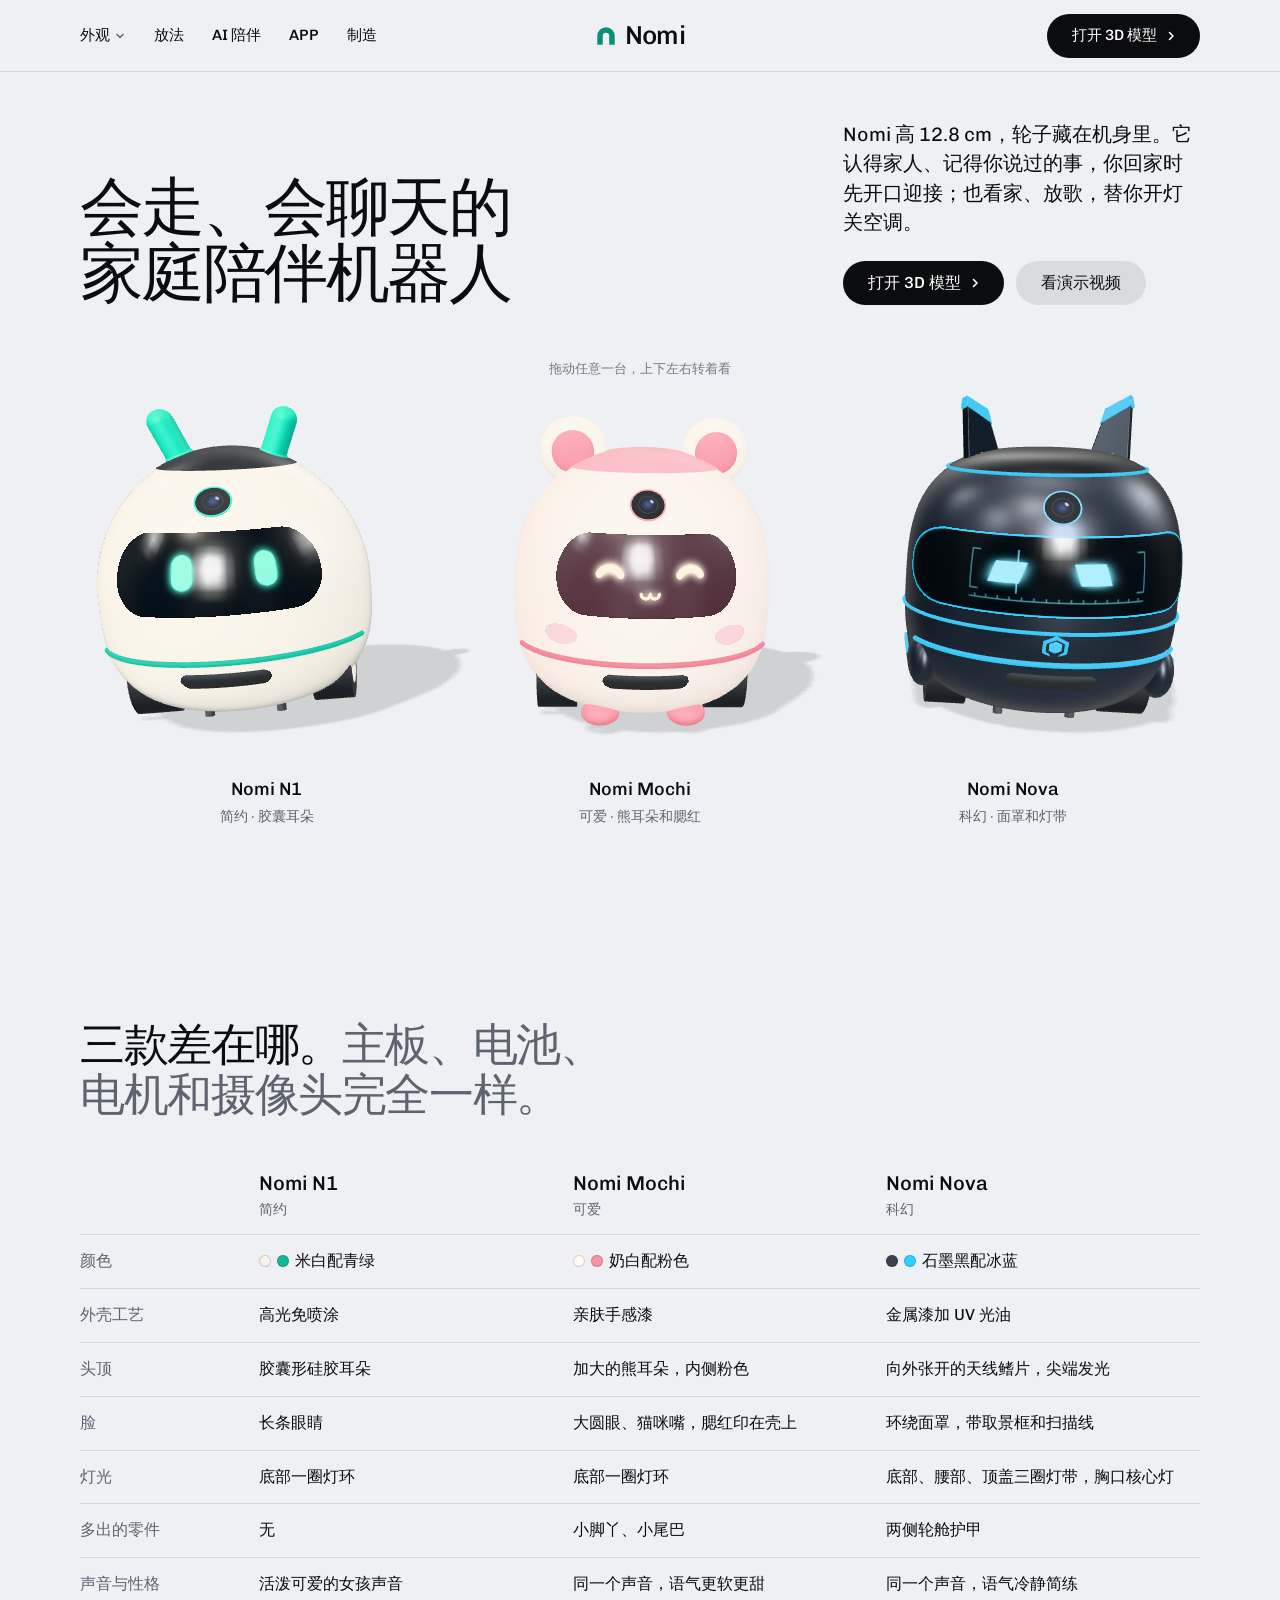
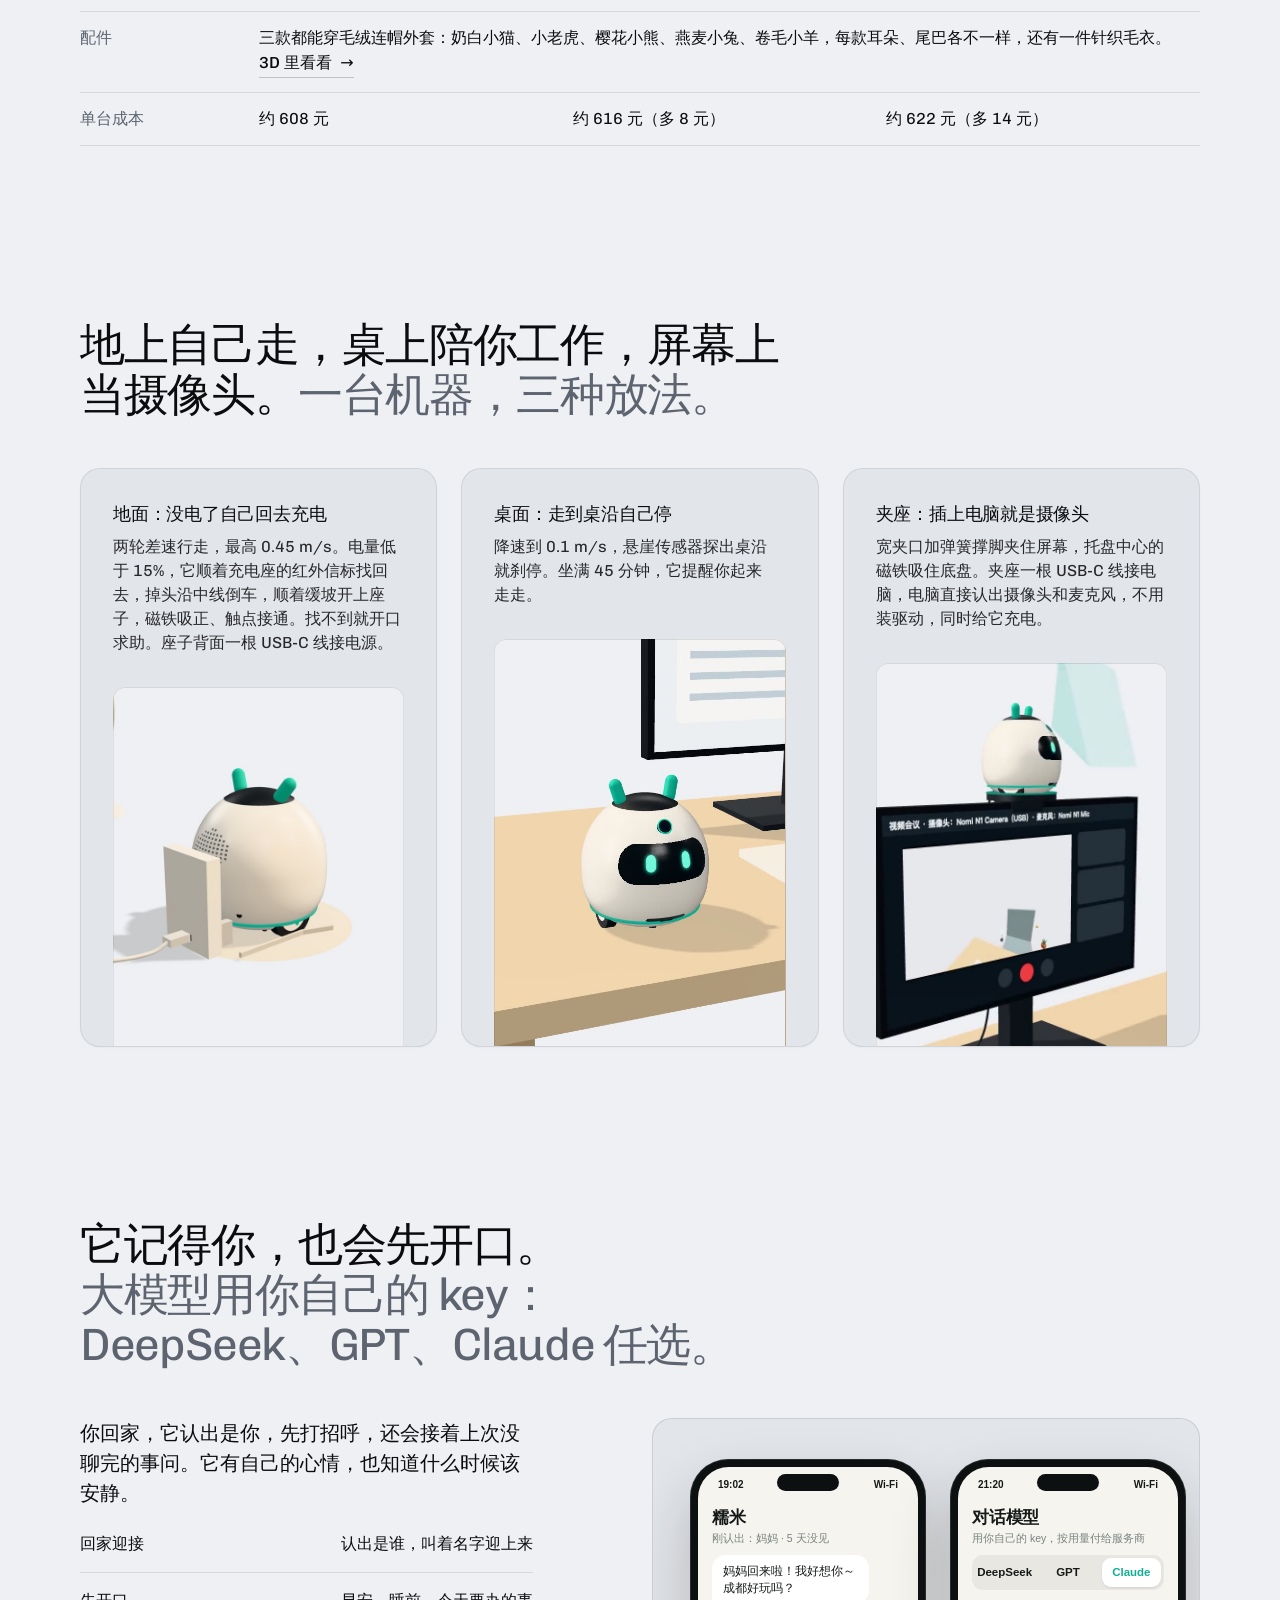
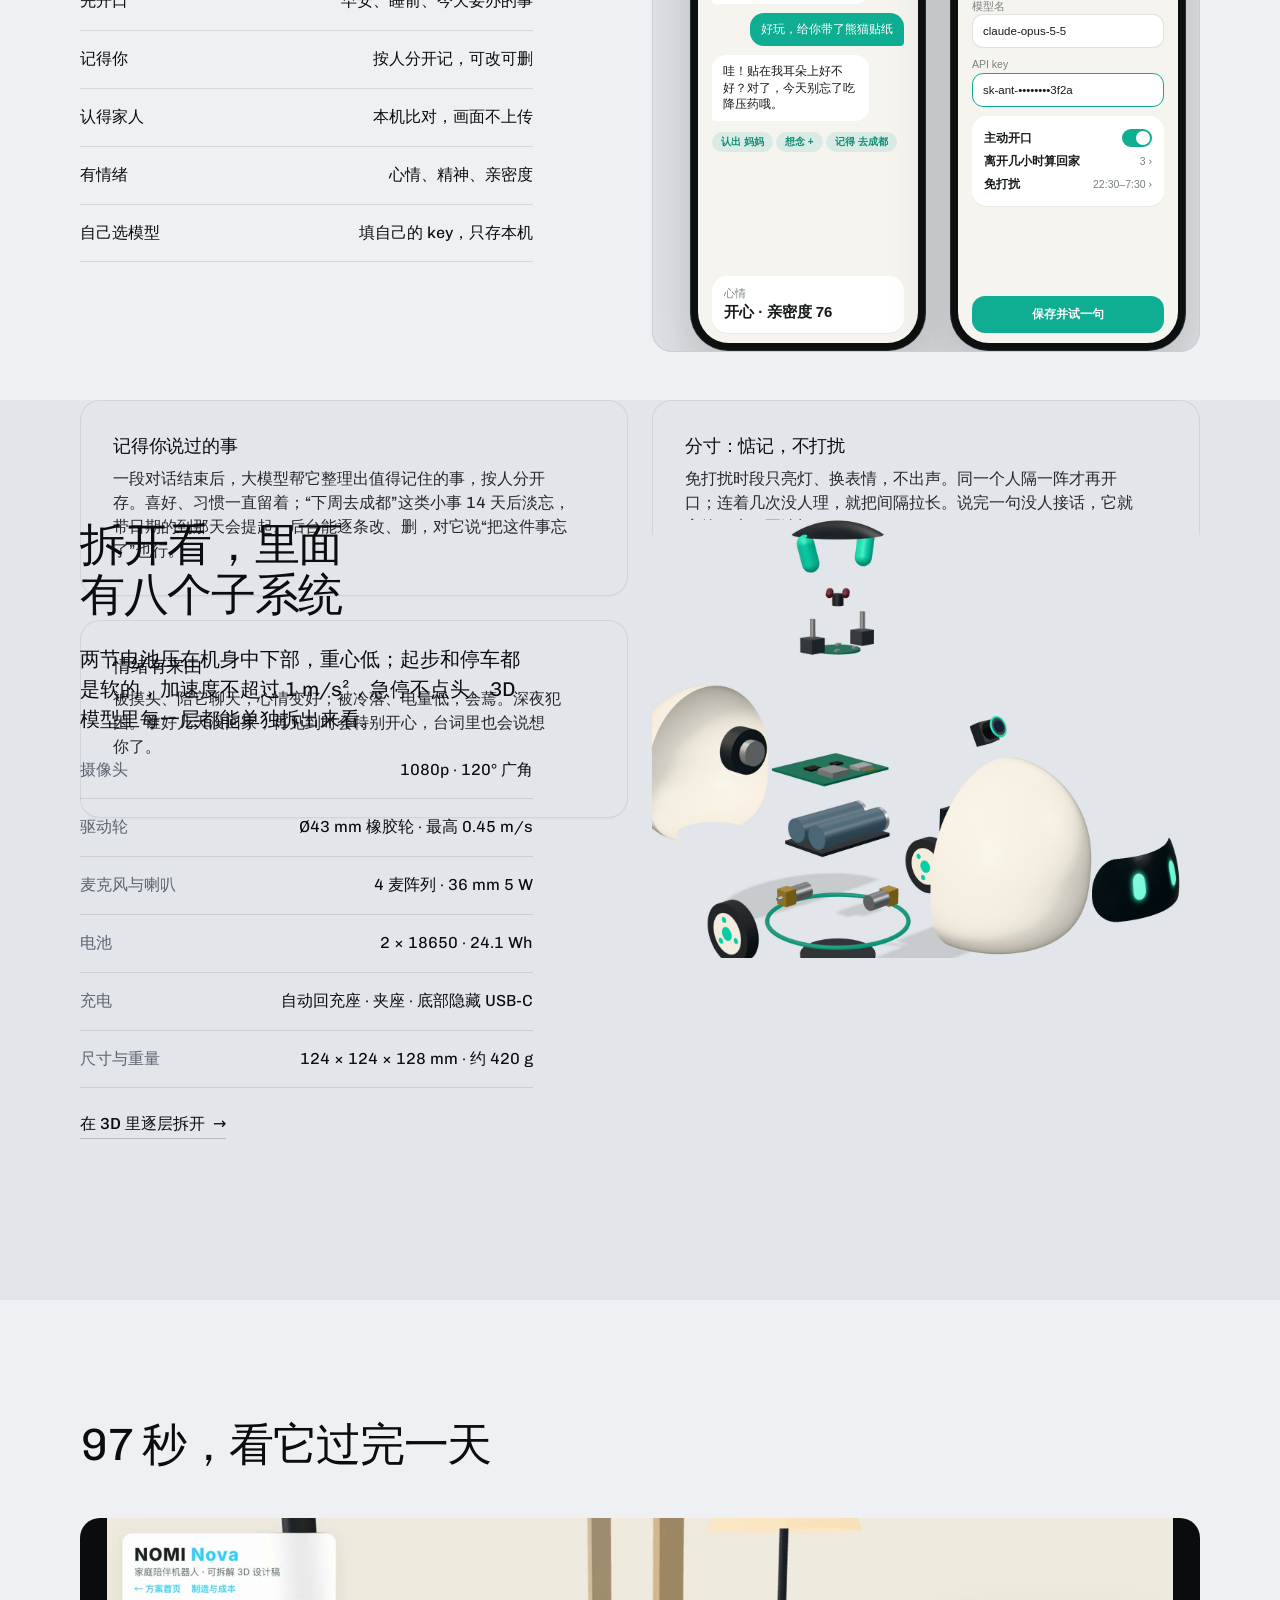
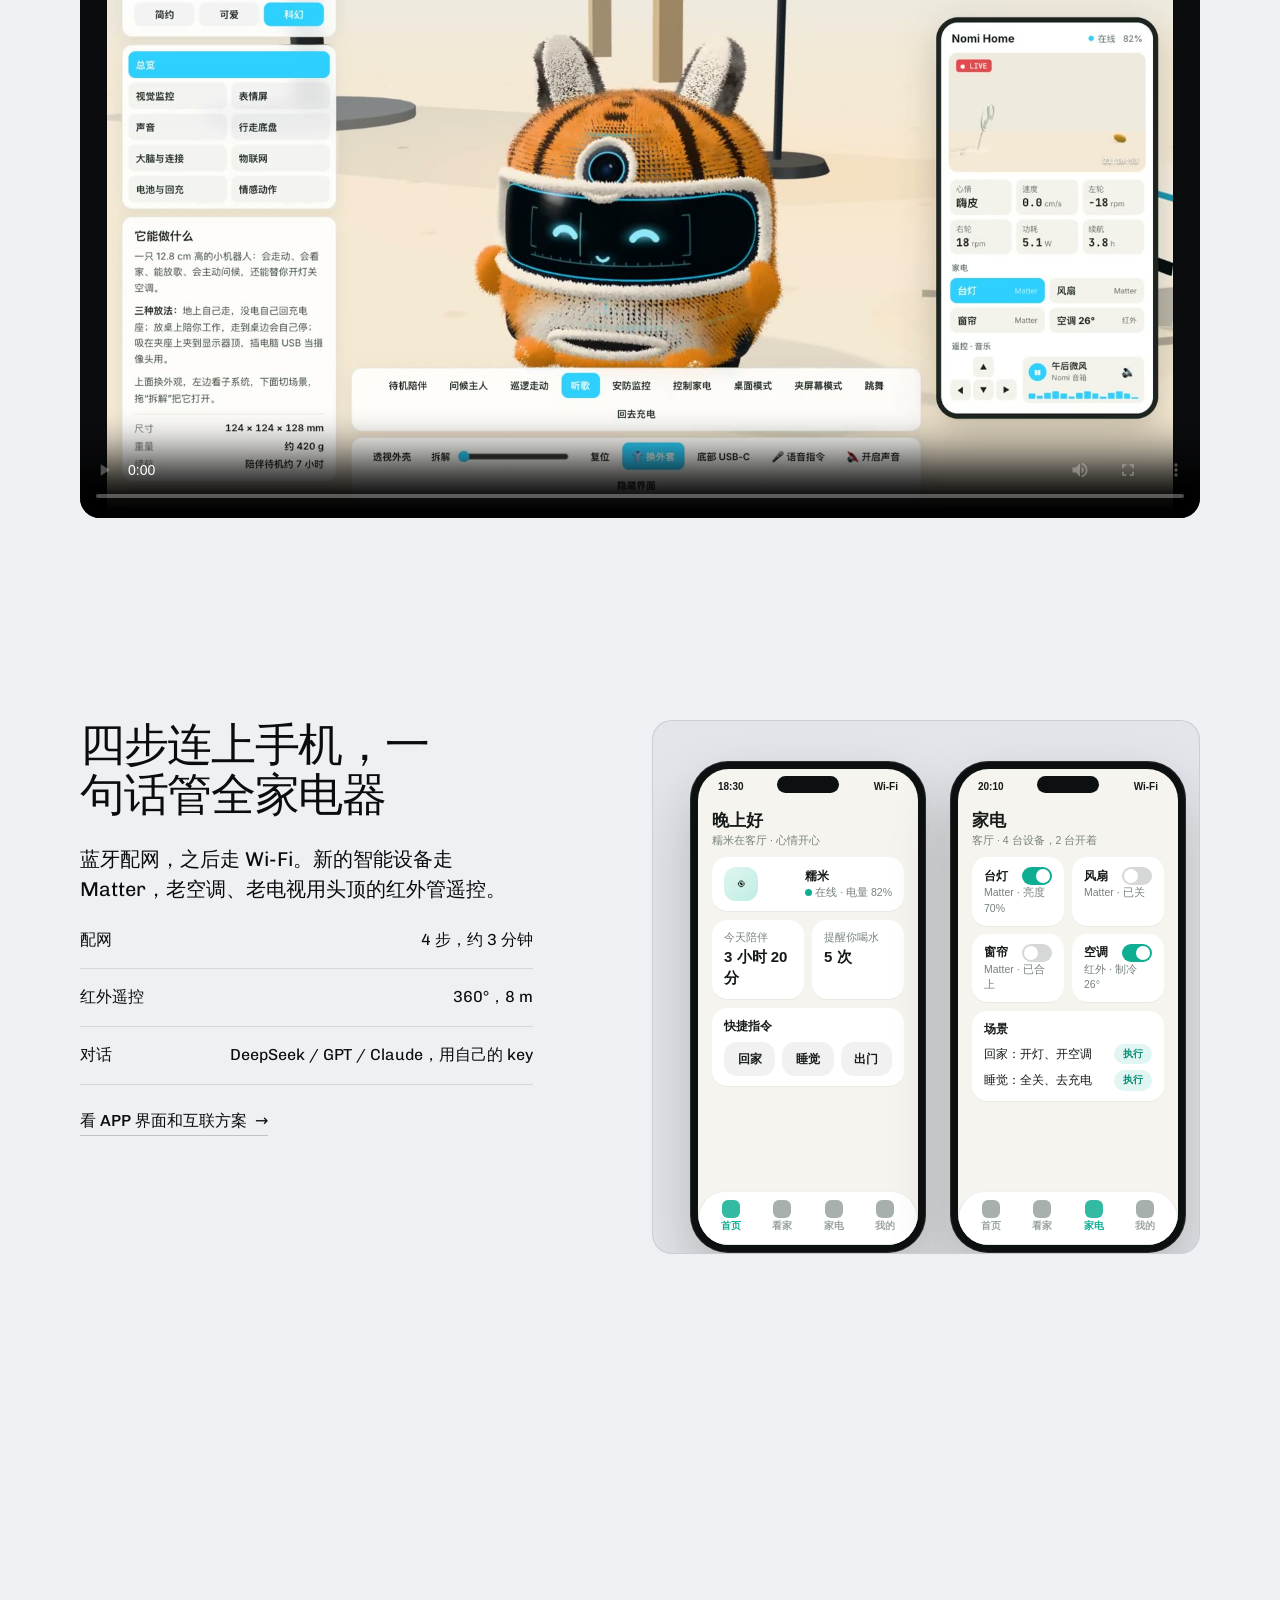
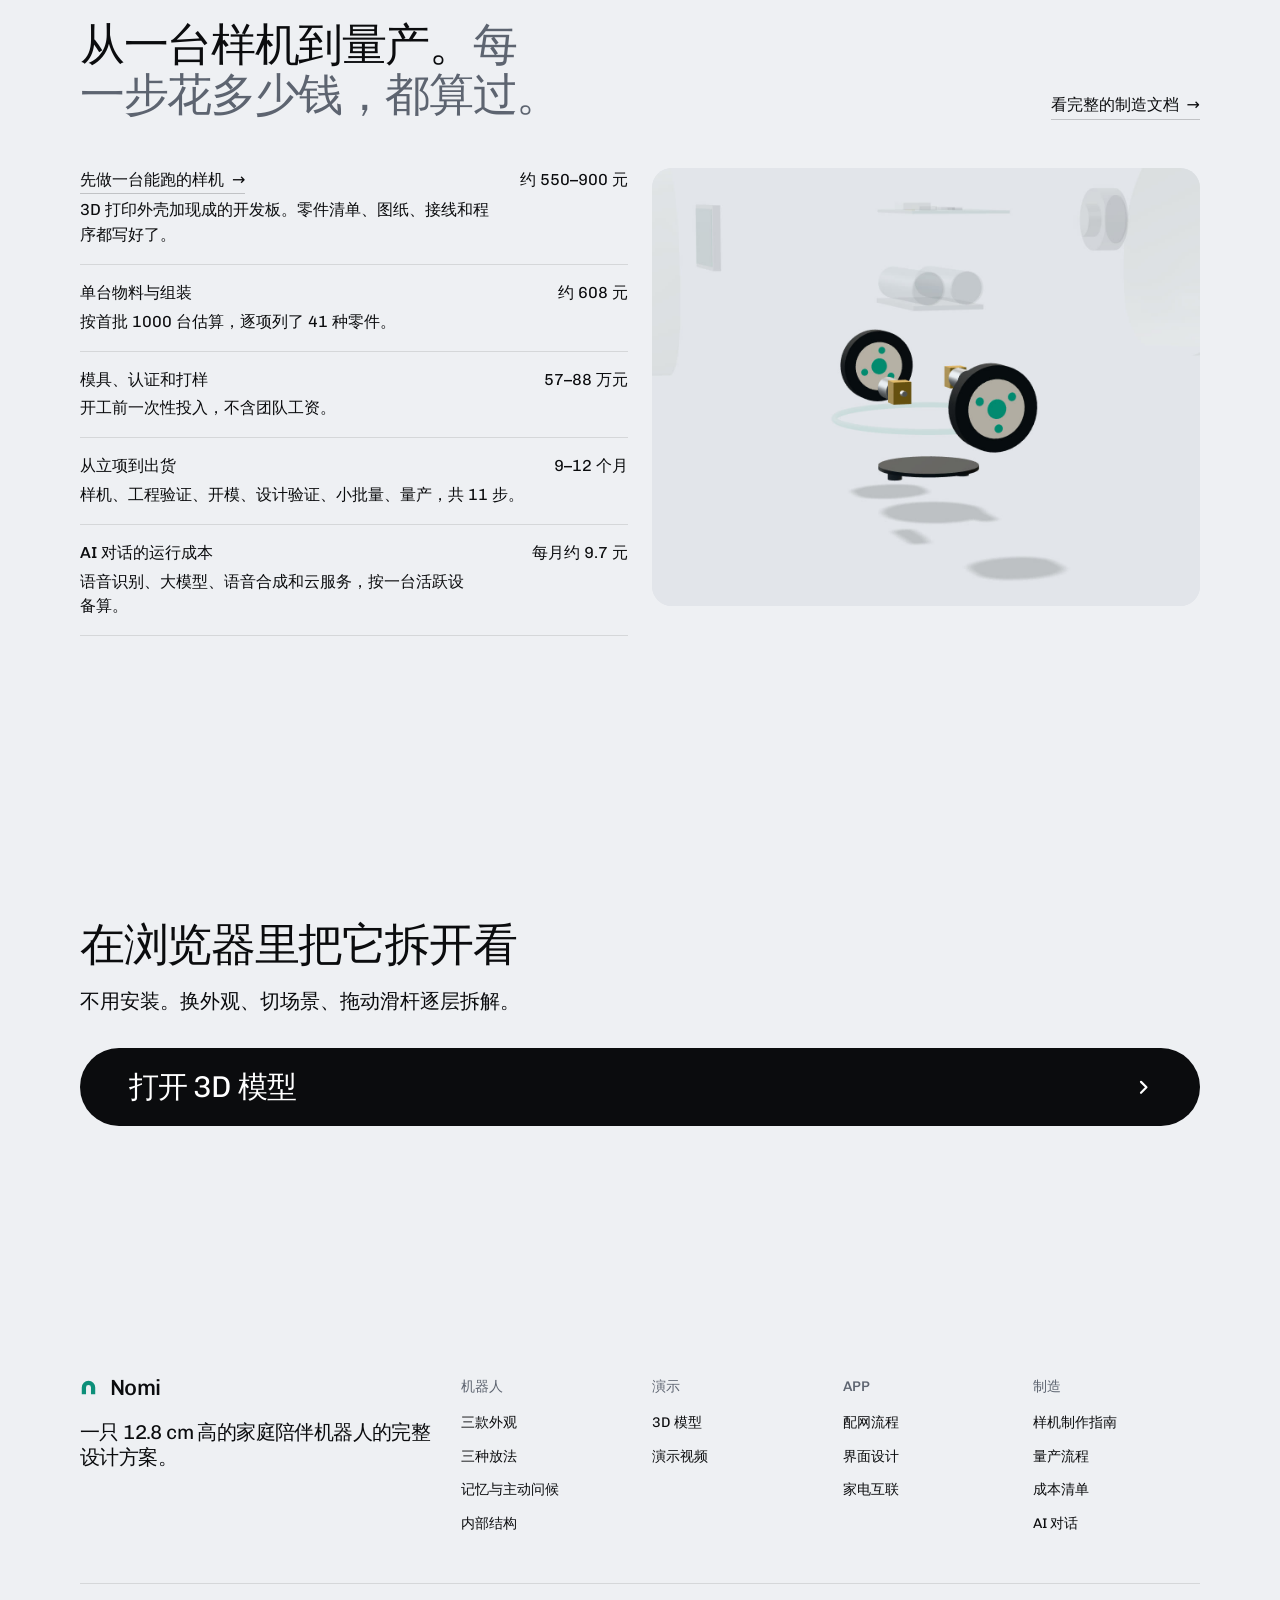
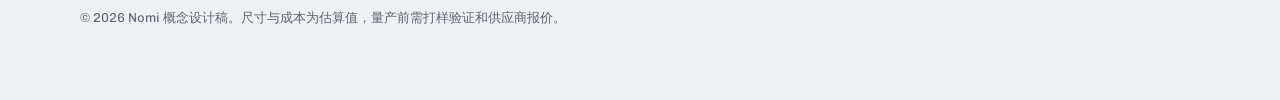
<file: index.html>
<!doctype html>
<html lang="zh-CN" data-type="product" data-radius="soft" data-buttons="pill" data-motion>
<head>
<meta charset="utf-8">
<meta name="viewport" content="width=device-width, initial-scale=1, viewport-fit=cover">
<title>Nomi：会走、会聊天的家庭陪伴机器人</title>
<meta name="description" content="Nomi 高 12.8 cm，轮子藏在机身里，能放地上走、放桌上陪、夹在显示器上看家。三款外观，附 3D 模型、APP 设计和制造成本。">
<meta property="og:type" content="website">
<meta property="og:title" content="Nomi：会走、会聊天的家庭陪伴机器人">
<meta property="og:description" content="12.8 cm 高的陪伴机器人设计方案：三款外观、可拆解 3D 模型、APP 与家电互联、制造流程与成本。">
<meta property="og:image" content="share.jpg?v=20261121b">
<meta name="twitter:card" content="summary_large_image">
<link rel="icon" href="favicon.svg" type="image/svg+xml">
<meta name="theme-color" content="#eef0f3">
<!-- <link rel="canonical" href="https://[域名确定后填写]/"> -->
<meta name="site-kind" content="tech">
<meta name="page-type" content="product">
<link rel="preconnect" href="https://fonts.googleapis.com">
<link rel="preconnect" href="https://fonts.gstatic.com" crossorigin>
<link href="https://fonts.googleapis.com/css2?family=Chivo:wght@400..700&family=Chivo+Mono:wght@400..500&display=swap" rel="stylesheet">
<link rel="stylesheet" href="assets/system.css">
<link rel="stylesheet" href="assets/ui/cards.css">
<link rel="stylesheet" href="assets/motion/motion.css">
<link rel="stylesheet" href="assets/backgrounds/backgrounds.css">
<link rel="stylesheet" href="assets/layout/layout.css">
<link rel="stylesheet" href="assets/icons/icon.css">
<style>
:root {
  --p-bg: #eef0f3; --p-surface: #e2e5ea; --p-ink: #0b0c0e; --p-muted: #5d6470;
  --p-accent: #0c8f79; --p-accent-ink: #ffffff; --p-action: #0b0c0e; --p-action-ink: #ffffff;
  --p-inv-bg: #0b0c0e; --p-inv-surface: #17181a; --p-inv-ink: #eef0f3; --p-inv-muted: #8e8f92;
  --p-inv-accent: #eef0f3; --p-inv-accent-ink: #0b0c0e; --p-inv-action: #eef0f3; --p-inv-action-ink: #0b0c0e;
  --font-display: "Chivo", system-ui, sans-serif;
  --font-text: "Chivo", system-ui, sans-serif;
  --font-mono: "Chivo Mono", ui-monospace, "SFMono-Regular", Menlo, Consolas, monospace;
  --display-weight: 400;
  --display-tracking: -0.03em;
  --display-tracking-xl: -0.04em;
  --ly-scale: 0.96;
}
</style>
<script>document.documentElement.classList.add('m-enter');setTimeout(()=>document.documentElement.classList.add('m-enter-done'),700)</script>
<script src="assets/backgrounds/backgrounds.js"></script>
<script>document.documentElement.classList.add('mo-js');setTimeout(()=>document.documentElement.classList.add('mo-safe'),2500)</script>
<link rel="modulepreload" href="assets/moments/moments.js">
<link rel="modulepreload" href="assets/moments/lib.js">
<link rel="modulepreload" href="assets/moments/iris-opens/moment.js">
<link rel="stylesheet" href="phone.css">
<style>
  /* 页面 CSS：只管图片框内部和卡片组的高度 */
  @media (min-width: 640px) {
    .hero--product .hero__stage { margin-bottom: 0; min-height: 0; overflow: hidden; }
    .hero--product .hero__stage img { position: absolute; inset: 0; width: 100%; height: 100%; object-fit: contain; object-position: 50% 100%; }
  }
  .cmp { width: 100%; border-collapse: collapse; font-size: 16px; }
  .cmp th, .cmp td { text-align: left; vertical-align: top; padding: 14px 24px 14px 0; border-bottom: 1px solid var(--line); }
  .cmp thead th { font-weight: 500; font-size: 20px; padding-top: 0; }
  .cmp thead th small { display: block; font-size: 14px; font-weight: 400; color: var(--p-muted); }
  .cmp tbody th { font-weight: 400; color: var(--p-muted); width: 16%; white-space: nowrap; }
  .cmp td { width: 28%; }
  .cmp i { display: inline-block; width: 12px; height: 12px; border-radius: 50%; margin-right: 6px; vertical-align: -1px; box-shadow: inset 0 0 0 1px rgba(11, 12, 14, 0.18); }
  @media (max-width: 639px) { .cmp { font-size: 14px; } .cmp th, .cmp td { padding: 10px 10px 10px 0; } .cmp thead th { font-size: 15px; } .cmp tbody th { white-space: normal; } }
  .hero__names { position: relative; z-index: 2; flex: none; display: grid; grid-template-columns: repeat(3, 1fr); text-align: center; padding-top: 8px; }
  .hero__names a { display: grid; gap: 2px; justify-items: center; padding: 8px 0; text-decoration: none; color: var(--p-ink); border-radius: 12px; transition: background .2s; }
  .hero__names a:hover { background: rgba(11, 12, 14, 0.05); }
  .hero__names b { font-weight: 500; font-size: 18px; }
  .hero__names span { font-size: 14px; color: var(--p-muted); }
  @media (max-width: 639px) { .hero__names { display: none; } }
  #film .frame { --ratio: 56.25%; background: #0b0c0e; }
  #film .frame > video { object-fit: contain; }
  #film .fit-screen { height: min(600px, calc(100svh - 300px)); }
  .scr .tab { flex: none; height: 54px; padding: 8px 6px 0; line-height: 1.3; } .scr .bd { overflow: hidden; }
  @media (max-width: 1023px) { #film .fit-screen { height: auto; } }
  @media (max-width: 639px) {
    .hero--product .hero__stage { aspect-ratio: 1 / 1; }
    #film .fit-screen { height: min(520px, calc(100lvh - 280px)); }
  }
  #modes .panel { --p-h: 360px; }
  #modes .panel > video { object-fit: cover; }
  @media (min-width: 900px) { #modes .grid > .card { grid-column: span 4; } }   /* 三张卡片始终并排，不折成 2 + 1 */
  @media (min-width: 640px) and (max-width: 899px) { #modes .panel { --p-h: 420px; } }
  #heart .frame { background: var(--p-surface); display: flex; justify-content: center; align-items: flex-start; gap: 24px; padding: 40px 24px 0; overflow: hidden; }
  #heart .frame .ph { flex: none; }
  #heart .scr .seg { display: grid; grid-template-columns: repeat(3, 1fr); gap: 4px; background: rgba(18, 22, 20, 0.06); border-radius: 11px; padding: 3px; text-align: center; font-weight: 700; }
  #heart .scr .seg span { padding: 6px 0; border-radius: 9px; }
  #heart .scr .seg .on { background: #fff; color: var(--a); box-shadow: 0 1px 2px rgba(18, 22, 20, 0.1); }
  #heart .rows__name { white-space: nowrap; }
  @media (max-width: 1279px) { #heart .frame .ph + .ph { display: none; } }
  @media (max-width: 639px) { #heart .frame { padding-top: 24px; } }
  #app .frame { background: var(--p-surface); display: flex; justify-content: center; align-items: flex-start; gap: 24px; padding: 40px 24px 0; overflow: hidden; }
  #app .frame .ph { flex: none; }
  @media (max-width: 1279px) { #app .frame .ph + .ph { display: none; } }
  @media (max-width: 1023px) { #modes .panel { --p-h: 300px; } }
  @media (max-width: 639px) { #modes .panel { --p-h: 220px; } #app .frame { padding-top: 24px; } }
</style>
<style>
.hero__stage[data-hero3d] .hero3d{position:absolute;inset:0;width:100%;height:100%;display:block;opacity:0;transition:opacity .6s ease;touch-action:pan-y pinch-zoom;cursor:grab;-webkit-tap-highlight-color:transparent}
.hero__stage[data-hero3d] .hero3d.is-grab{cursor:grabbing}
.hero__stage[data-hero3d].is-3d .hero3d{opacity:1}
.hero__stage[data-hero3d] picture{transition:opacity .6s ease}
.hero__stage[data-hero3d].is-3d picture{opacity:0}
.hero3d-tip{position:absolute;left:50%;top:6px;transform:translateX(-50%);font-size:13px;color:var(--muted,#6b7280);pointer-events:none;opacity:0;transition:opacity .6s ease .4s;white-space:nowrap}
.hero__stage[data-hero3d].is-3d .hero3d-tip{opacity:.85}
</style>
</head>
<body>
<!-- type: product（site-kind tech，硬件）
     deal: hero product, nav nav-split, close close-type, footer footer-columns, rhythm surface 色带（按反馈从深色改为浅色）, buttons pill（按反馈从方形蓝色改为圆角黑色）, mark arc
     palette cool-grey-cobalt（前两套是近黑底，黑色的 Nova 款会消失在背景里，所以取第三套冷灰底）· type chivo
     moments: iris-opens → #parts -->
<header class="nav nav--split">
  <div class="wrap nav__bar">
    <a class="skip-link" href="#top">跳到正文</a>
    <a class="nav__logo" href="#top"><span class="mark" data-mark="arc" aria-hidden="true"></span>Nomi</a>
    <nav class="nav__links" aria-label="主导航">
      <div class="nav__item">
        <a class="nav__link" href="#styles">外观 <svg class="chev" viewBox="0 0 12 12" aria-hidden="true"><path d="M3 4.5l3 3 3-3" fill="none" stroke="currentColor" stroke-width="1.5" stroke-linecap="round" stroke-linejoin="round"/></svg></a>
        <div class="nav__menu">
          <div class="wrap grid">
            <a class="menu-card span-4" href="sim.html?style=nomi&v=20261125d"><div class="panel"><img class="frame__img" src="img/tile-nomi.jpg?v=20261121b" alt="米白色的 Nomi N1" loading="lazy"></div><span class="t-card">Nomi N1</span><span class="t-small muted">简约 · 米白配青绿</span></a>
            <a class="menu-card span-4" href="sim.html?style=cute&v=20261125d"><div class="panel"><img class="frame__img" src="img/tile-cute.jpg?v=20261121b" alt="带熊耳朵的 Nomi Mochi" loading="lazy"></div><span class="t-card">Nomi Mochi</span><span class="t-small muted">可爱 · 熊耳朵和腮红</span></a>
            <a class="menu-card span-4" href="sim.html?style=scifi&v=20261125d"><div class="panel"><img class="frame__img" src="img/tile-scifi.jpg?v=20261121b" alt="石墨黑的 Nomi Nova" loading="lazy"></div><span class="t-card">Nomi Nova</span><span class="t-small muted">科幻 · 石墨黑配冰蓝</span></a>
          </div>
        </div>
      </div>
      <div class="nav__item"><a class="nav__link" href="#modes">放法</a></div>
      <div class="nav__item"><a class="nav__link" href="#heart">AI 陪伴</a></div>
      <div class="nav__item"><a class="nav__link" href="#app">APP</a></div>
      <div class="nav__item"><a class="nav__link" href="#make">制造</a></div>
    </nav>
    <div class="nav__actions">
      <a class="btn btn--primary" href="sim.html?v=20261125d">打开 3D 模型</a>
    </div>
    <button class="nav__toggle" type="button" aria-expanded="false" aria-label="菜单">
      <svg width="18" height="18" viewBox="0 0 18 18" aria-hidden="true"><path d="M2 5h14M2 13h14" stroke="currentColor" stroke-width="1.6" stroke-linecap="round"/></svg>
    </button>
  </div>
</header>

<main id="top">
  <section class="hero hero--product" data-enter aria-labelledby="hero-h">
    <div class="wrap"><div class="hero-text hero__in">
      <div class="hero__head">
        <div>
          <h1 id="hero-h">会走、会聊天的家庭陪伴机器人</h1>
          <p class="hero__lead">Nomi 高 12.8 cm，轮子藏在机身里。它认得家人、记得你说过的事，你回家时先开口迎接；也看家、放歌，替你开灯关空调。</p>
        </div>
        <div class="btn-row"><a class="btn btn--primary" href="sim.html?v=20261125d">打开 3D 模型</a><a class="btn btn--secondary" href="#film">看演示视频</a></div>
      </div>
      <div class="hero__stage" data-hero3d>
        <picture><source media="(max-width: 639px)" srcset="img/lineup-phone.jpg?v=20261121b" width="840" height="840"><img src="img/lineup.jpg?v=20261121b" alt="三台 Nomi 并排：米白色的 N1、带熊耳朵的 Mochi、石墨黑的 Nova" width="2560" height="1132" fetchpriority="high"></picture><span class="hero3d-tip">拖动任意一台，上下左右转着看</span>
      </div>
      <div class="hero__names">
        <a href="sim.html?style=nomi&v=20261125d"><b>Nomi N1</b><span>简约 · 胶囊耳朵</span></a>
        <a href="sim.html?style=cute&v=20261125d"><b>Nomi Mochi</b><span>可爱 · 熊耳朵和腮红</span></a>
        <a href="sim.html?style=scifi&v=20261125d"><b>Nomi Nova</b><span>科幻 · 面罩和灯带</span></a>
      </div>
    </div></div>
  </section>

  <section class="section" id="styles" aria-labelledby="styles-h">
    <div class="wrap">
      <div class="section-head"><h2 id="styles-h">三款差在哪。<span class="muted">主板、电池、电机和摄像头完全一样。</span></h2></div>
      <table class="cmp">
        <thead><tr><th scope="col"><span class="sr-only">项目</span></th><th scope="col">Nomi N1<small>简约</small></th><th scope="col">Nomi Mochi<small>可爱</small></th><th scope="col">Nomi Nova<small>科幻</small></th></tr></thead>
        <tbody>
          <tr><th scope="row">颜色</th><td><i style="background:#f6f2ea"></i><i style="background:#12b89a"></i>米白配青绿</td><td><i style="background:#fffaf3"></i><i style="background:#ff8fa3"></i>奶白配粉色</td><td><i style="background:#3a414c"></i><i style="background:#2fd0ff"></i>石墨黑配冰蓝</td></tr>
          <tr><th scope="row">外壳工艺</th><td>高光免喷涂</td><td>亲肤手感漆</td><td>金属漆加 UV 光油</td></tr>
          <tr><th scope="row">头顶</th><td>胶囊形硅胶耳朵</td><td>加大的熊耳朵，内侧粉色</td><td>向外张开的天线鳍片，尖端发光</td></tr>
          <tr><th scope="row">脸</th><td>长条眼睛</td><td>大圆眼、猫咪嘴，腮红印在壳上</td><td>环绕面罩，带取景框和扫描线</td></tr>
          <tr><th scope="row">灯光</th><td>底部一圈灯环</td><td>底部一圈灯环</td><td>底部、腰部、顶盖三圈灯带，胸口核心灯</td></tr>
          <tr><th scope="row">多出的零件</th><td>无</td><td>小脚丫、小尾巴</td><td>两侧轮舱护甲</td></tr>
          <tr><th scope="row">声音与性格</th><td>活泼可爱的女孩声音</td><td>同一个声音，语气更软更甜</td><td>同一个声音，语气冷静简练</td></tr>
          <tr><th scope="row">配件</th><td colspan="3">三款都能穿毛绒连帽外套：奶白小猫、小老虎、樱花小熊、燕麦小兔、卷毛小羊，每款耳朵、尾巴各不一样，还有一件针织毛衣。<a class="link" href="sim.html?coat=1&v=20261125d">3D 里看看</a></td></tr>
          <tr><th scope="row">单台成本</th><td>约 608 元</td><td>约 616 元（多 8 元）</td><td>约 622 元（多 14 元）</td></tr>
        </tbody>
      </table>
    </div>
  </section>

  <section class="section" id="modes" aria-labelledby="modes-h">
    <div class="wrap">
      <div class="section-head"><h2 id="modes-h">地上自己走，桌上陪你工作，屏幕上当摄像头。<span class="muted">一台机器，三种放法。</span></h2></div>
      <div class="grid">
        <article class="card card--row span-4">
          <h3>地面：没电了自己回去充电</h3>
          <p>两轮差速行走，最高 0.45 m/s。电量低于 15%，它顺着充电座的红外信标找回去，掉头沿中线倒车，顺着缓坡开上座子，磁铁吸正、触点接通。找不到就开口求助。座子背面一根 USB-C 线接电源。</p>
          <div class="panel"><video class="frame__img" src="img/mode-floor.mp4?v=20261122" poster="img/mode-floor.jpg?v=20261122" autoplay muted loop playsinline preload="metadata" aria-label="Nomi 在地面上开回充电座"></video></div>
        </article>
        <article class="card card--row span-4">
          <h3>桌面：走到桌沿自己停</h3>
          <p>降速到 0.1 m/s，悬崖传感器探出桌沿就刹停。坐满 45 分钟，它提醒你起来走走。</p>
          <div class="panel"><video class="frame__img" src="img/mode-desk.mp4?v=20261121b" poster="img/mode-desk.jpg?v=20261121b" autoplay muted loop playsinline preload="metadata" aria-label="Nomi 在书桌上走到桌沿后停住"></video></div>
        </article>
        <article class="card card--row span-4">
          <h3>夹座：插上电脑就是摄像头</h3>
          <p>宽夹口加弹簧撑脚夹住屏幕，托盘中心的磁铁吸住底盘。夹座一根 USB-C 线接电脑，电脑直接认出摄像头和麦克风，不用装驱动，同时给它充电。</p>
          <div class="panel"><video class="frame__img" src="img/mode-clip.mp4?v=20261121d" poster="img/mode-clip.jpg?v=20261121d" autoplay muted loop playsinline preload="metadata" aria-label="Nomi 坐在显示器顶部的夹座上当摄像头，显示器上是视频会议画面"></video></div>
        </article>
      </div>
    </div>
  </section>

  <section class="section" id="heart" aria-labelledby="heart-h">
    <div class="wrap">
      <div class="section-head"><h2 id="heart-h">它记得你，也会先开口。<span class="muted">大模型用你自己的 key：DeepSeek、GPT、Claude 任选。</span></h2></div>
      <div class="grid grid--top">
        <div class="span-5 stack-5">
          <p class="t-lead">你回家，它认出是你，先打招呼，还会接着上次没聊完的事问。它有自己的心情，也知道什么时候该安静。</p>
          <ul class="rows">
            <li><span class="rows__name">回家迎接</span><span class="rows__value">认出是谁，叫着名字迎上来</span></li>
            <li><span class="rows__name">先开口</span><span class="rows__value">早安、睡前、今天要办的事</span></li>
            <li><span class="rows__name">记得你</span><span class="rows__value">按人分开记，可改可删</span></li>
            <li><span class="rows__name">认得家人</span><span class="rows__value">本机比对，画面不上传</span></li>
            <li><span class="rows__name">有情绪</span><span class="rows__value">心情、精神、亲密度</span></li>
            <li><span class="rows__name">自己选模型</span><span class="rows__value">填自己的 key，只存本机</span></li>
          </ul>
        </div>
        <div class="frame frame--split span-6 start-7" role="img" aria-label="两个手机界面：回家时机器人先开口问候；后台选择大模型、填写 key">
          <div class="ph" aria-hidden="true"><div class="scr"><div class="sb"><span>19:02</span><span>Wi-Fi</span></div><div class="bd">
            <div class="h4">糯米<small>刚认出：妈妈 · 5 天没见</small></div>
            <div class="bub">妈妈回来啦！我好想你～成都好玩吗？</div>
            <div class="bub me">好玩，给你带了熊猫贴纸</div>
            <div class="bub">哇！贴在我耳朵上好不好？对了，今天别忘了吃降压药哦。</div>
            <div style="margin-top:2px"><span class="chip">认出 妈妈</span> <span class="chip">想念 +</span> <span class="chip">记得 去成都</span></div>
            <div class="c" style="margin-top:auto"><div class="mut">心情</div><div class="big">开心 · 亲密度 76</div></div>
          </div></div></div>
          <div class="ph" aria-hidden="true"><div class="scr"><div class="sb"><span>21:20</span><span>Wi-Fi</span></div><div class="bd">
            <div class="h4">对话模型<small>用你自己的 key，按用量付给服务商</small></div>
            <div class="seg"><span>DeepSeek</span><span>GPT</span><span class="on">Claude</span></div>
            <div><div class="mut">模型名</div><div class="inp">claude-opus-5-5</div></div>
            <div><div class="mut">API key</div><div class="inp f">sk-ant-••••••••3f2a</div></div>
            <div class="c"><div class="row" style="padding:3px 0"><b>主动开口</b><div class="sw on"></div></div><div class="row" style="padding:3px 0"><b>离开几小时算回家</b><span class="mut">3 ›</span></div><div class="row" style="padding:3px 0"><b>免打扰</b><span class="mut">22:30–7:30 ›</span></div></div>
            <div class="pri" style="margin-top:auto">保存并试一句</div>
          </div></div></div>
        </div>
      </div>
      <div class="grid" style="margin-top:var(--s-7,48px)">
        <article class="card span-6"><h3>记得你说过的事</h3><p>一段对话结束后，大模型帮它整理出值得记住的事，按人分开存。喜好、习惯一直留着；“下周去成都”这类小事 14 天后淡忘，带日期的到那天会提起。后台能逐条改、删，对它说“把这件事忘了”也行。</p></article>
        <article class="card span-6"><h3>分寸：惦记，不打扰</h3><p>免打扰时段只亮灯、换表情，不出声。同一个人隔一阵才再开口；连着几次没人理，就把间隔拉长。说完一句没人接话，它就安静下来，不追问。</p></article>
        <article class="card span-6"><h3>情绪有来由</h3><p>被摸头、陪它聊天，心情变好；被冷落、电量低，会蔫。深夜犯困。谁好几天没回家，再见到时会特别开心，台词里也会说想你了。</p></article>
        <article class="card span-6"><h3>换一身毛绒外套</h3><p>像毛绒玩偶一样从头包到脚：奶白小猫、小老虎、樱花小熊、燕麦小兔、卷毛小羊。耳朵套筒按三款原来的耳朵（胶囊耳、熊耳、天线鳍片）各做一套，整个包住还跟着一起动；只露出表情屏、摄像头和底下的测距窗。<a class="link" href="sim.html?coat=1&v=20261125d">在 3D 模型里换着穿</a></p></article>
      </div>
    </div>
  </section>

  <section class="section ground-surface" id="parts" data-moment="iris-opens" data-moment-opts='{"from": "base"}' aria-labelledby="parts-h">
    <div class="wrap">
      <div class="grid grid--top">
        <div class="span-5 stack-5">
          <h2 id="parts-h">拆开看，里面有八个子系统</h2>
          <p class="t-lead">两节电池压在机身中下部，重心低；起步和停车都是软的，加速度不超过 1 m/s²，急停不点头。3D 模型里每一层都能单独拆出来看。</p>
          <ul class="rows rows--spec">
            <li><span class="rows__name">摄像头</span><span class="rows__value">1080p · 120° 广角</span></li>
            <li><span class="rows__name">驱动轮</span><span class="rows__value">Ø43 mm 橡胶轮 · 最高 0.45 m/s</span></li>
            <li><span class="rows__name">麦克风与喇叭</span><span class="rows__value">4 麦阵列 · 36 mm 5 W</span></li>
            <li><span class="rows__name">电池</span><span class="rows__value">2 × 18650 · 24.1 Wh</span></li>
            <li><span class="rows__name">充电</span><span class="rows__value">自动回充座 · 夹座 · 底部隐藏 USB-C</span></li>
            <li><span class="rows__name">尺寸与重量</span><span class="rows__value">124 × 124 × 128 mm · 约 420 g</span></li>
          </ul>
          <a class="link" href="sim.html?v=20261125d">在 3D 里逐层拆开</a>
        </div>
        <div class="frame frame--photo frame--split span-6 start-7">
          <img class="frame__img" src="img/parts.jpg?v=20261121b" alt="Nomi 的拆解图：前后外壳分开，中间是主板、电池、电机和轮子，上方是顶盖和耳朵" loading="lazy">
        </div>
      </div>
    </div>
  </section>

  <section class="section" id="film" aria-labelledby="film-h">
    <div class="wrap">
      <div class="section-head"><h2 id="film-h">97 秒，看它过完一天</h2></div>
      <figure class="frame frame--photo fit-screen">
        <video class="frame__img" controls playsinline preload="metadata" poster="img/poster.jpg?v=20261125d" aria-label="Nomi 演示视频：穿着毛绒外套问候、巡逻、控制家电、桌面模式、夹屏幕模式、跳舞和拆解"><source src="demo.mp4?v=20261125d" type="video/mp4"></video>
      </figure>
    </div>
  </section>

  <section class="section" id="app" aria-labelledby="app-h">
    <div class="wrap">
      <div class="grid grid--top">
        <div class="span-5 stack-5">
          <h2 id="app-h">四步连上手机，一句话管全家电器</h2>
          <p class="t-lead">蓝牙配网，之后走 Wi-Fi。新的智能设备走 Matter，老空调、老电视用头顶的红外管遥控。</p>
          <ul class="rows">
            <li><span class="rows__name">配网</span><span class="rows__value">4 步，约 3 分钟</span></li>
            <li><span class="rows__name">红外遥控</span><span class="rows__value">360°，8 m</span></li>
            <li><span class="rows__name">对话</span><span class="rows__value">DeepSeek / GPT / Claude，用自己的 key</span></li>
          </ul>
          <a class="link" href="app.html">看 APP 界面和互联方案</a>
        </div>
        <div class="frame frame--split span-6 start-7" role="img" aria-label="Nomi Home APP 的首页和家电页">
          <div class="ph" aria-hidden="true"><div class="scr"><div class="sb"><span>18:30</span><span>Wi-Fi</span></div><div class="bd">
            <div class="h4">晚上好<small>糯米在客厅 · 心情开心</small></div>
            <div class="c row"><div class="av">◉</div><div><b>糯米</b><div class="mut"><span class="dot"></span> 在线 · 电量 82%</div></div></div>
            <div class="g2"><div class="c"><div class="mut">今天陪伴</div><div class="big">3 小时 20 分</div></div><div class="c"><div class="mut">提醒你喝水</div><div class="big">5 次</div></div></div>
            <div class="c"><b>快捷指令</b><div class="g3" style="margin-top:7px"><div class="sec">回家</div><div class="sec">睡觉</div><div class="sec">出门</div></div></div>
          </div><div class="tab"><b><i></i>首页</b><span><i></i>看家</span><span><i></i>家电</span><span><i></i>我的</span></div></div></div>
          <div class="ph" aria-hidden="true"><div class="scr"><div class="sb"><span>20:10</span><span>Wi-Fi</span></div><div class="bd">
            <div class="h4">家电<small>客厅 · 4 台设备，2 台开着</small></div>
            <div class="g2">
              <div class="c"><div class="row"><b>台灯</b><div class="sw on"></div></div><div class="mut">Matter · 亮度 70%</div></div>
              <div class="c"><div class="row"><b>风扇</b><div class="sw"></div></div><div class="mut">Matter · 已关</div></div>
              <div class="c"><div class="row"><b>窗帘</b><div class="sw"></div></div><div class="mut">Matter · 已合上</div></div>
              <div class="c"><div class="row"><b>空调</b><div class="sw on"></div></div><div class="mut">红外 · 制冷 26°</div></div>
            </div>
            <div class="c"><b>场景</b><div class="row" style="margin-top:6px"><span>回家：开灯、开空调</span><span class="chip">执行</span></div><div class="row" style="margin-top:6px"><span>睡觉：全关、去充电</span><span class="chip">执行</span></div></div>
          </div><div class="tab"><span><i></i>首页</span><span><i></i>看家</span><b><i></i>家电</b><span><i></i>我的</span></div></div></div>
        </div>
      </div>
    </div>
  </section>

  <section class="section" id="make" aria-labelledby="make-h">
    <div class="wrap">
      <div class="section-head section-head--row">
        <div><h2 id="make-h">从一台样机到量产。<span class="muted">每一步花多少钱，都算过。</span></h2></div>
        <a class="link" href="make.html">看完整的制造文档</a>
      </div>
      <div class="grid grid--top">
        <div class="span-6">
      <ul class="rows">
            <li><span class="rows__name"><a class="link" href="build.html">先做一台能跑的样机</a></span><p>3D 打印外壳加现成的开发板。零件清单、图纸、接线和程序都写好了。</p><span class="rows__value">约 550–900 元</span></li>
            <li><span class="rows__name">单台物料与组装</span><p>按首批 1000 台估算，逐项列了 41 种零件。</p><span class="rows__value">约 608 元</span></li>
            <li><span class="rows__name">模具、认证和打样</span><p>开工前一次性投入，不含团队工资。</p><span class="rows__value">57–88 万元</span></li>
            <li><span class="rows__name">从立项到出货</span><p>样机、工程验证、开模、设计验证、小批量、量产，共 11 步。</p><span class="rows__value">9–12 个月</span></li>
            <li><span class="rows__name">AI 对话的运行成本</span><p>语音识别、大模型、语音合成和云服务，按一台活跃设备算。</p><span class="rows__value">每月约 9.7 元</span></li>
          </ul>
        </div>
        <div class="frame frame--photo frame--split span-6 start-7">
          <img class="frame__img" src="img/drive.jpg" alt="透过半透明的外壳看到两只驱动轮、减速电机和底盘" loading="lazy">
        </div>
      </div>
    </div>
  </section>
</main>

<footer class="footer closing" id="contact" aria-labelledby="close-h">
  <div class="wrap">
    <div class="closing__cta close--type">
      <div class="section-head">
        <h2 id="close-h">在浏览器里把它拆开看</h2>
        <p>不用安装。换外观、切场景、拖动滑杆逐层拆解。</p>
      </div>
      <a class="btn btn--primary btn--xl btn--wide" href="sim.html?v=20261125d">打开 3D 模型<svg class="m-arrow" viewBox="0 0 12 12" aria-hidden="true"><path class="m-arrow__stem" d="M1 6h8"/><path class="m-arrow__head" d="M4.5 2.5 8 6l-3.5 3.5"/></svg></a>
    </div>
    <div class="closing__links">
      <div class="grid">
        <div class="span-4 stack-4">
          <a class="nav__logo" href="#top"><span class="mark" data-mark="arc" aria-hidden="true"></span>Nomi</a>
          <p class="footer__lede">一只 12.8 cm 高的家庭陪伴机器人的完整设计方案。</p>
        </div>
        <div class="span-2 footer__col"><h3>机器人</h3><ul><li><a href="#styles">三款外观</a></li><li><a href="#modes">三种放法</a></li><li><a href="#heart">记忆与主动问候</a></li><li><a href="#parts">内部结构</a></li></ul></div>
        <div class="span-2 footer__col"><h3>演示</h3><ul><li><a href="sim.html?v=20261125d">3D 模型</a></li><li><a href="#film">演示视频</a></li></ul></div>
        <div class="span-2 footer__col"><h3>APP</h3><ul><li><a href="app.html#pair">配网流程</a></li><li><a href="app.html#ui">界面设计</a></li><li><a href="app.html#iot">家电互联</a></li></ul></div>
        <div class="span-2 footer__col"><h3>制造</h3><ul><li><a href="build.html">样机制作指南</a></li><li><a href="make.html#flow">量产流程</a></li><li><a href="make.html#bom">成本清单</a></li><li><a href="make.html#ai">AI 对话</a></li></ul></div>
      </div>
      <div class="footer__legal">
        <span>&copy; 2026 Nomi 概念设计稿。尺寸与成本为估算值，量产前需打样验证和供应商报价。</span>
        <div class="socials"></div>
      </div>
    </div>
  </div>
</footer>

<script type="module" src="assets/system.js"></script>
<script type="module" src="assets/motion/motion.js"></script>
<script type="module" src="assets/layout/layout.js"></script>
<script type="module" src="assets/hero3d.js?v=20261125b8"></script>
</body>
</html>
</file>
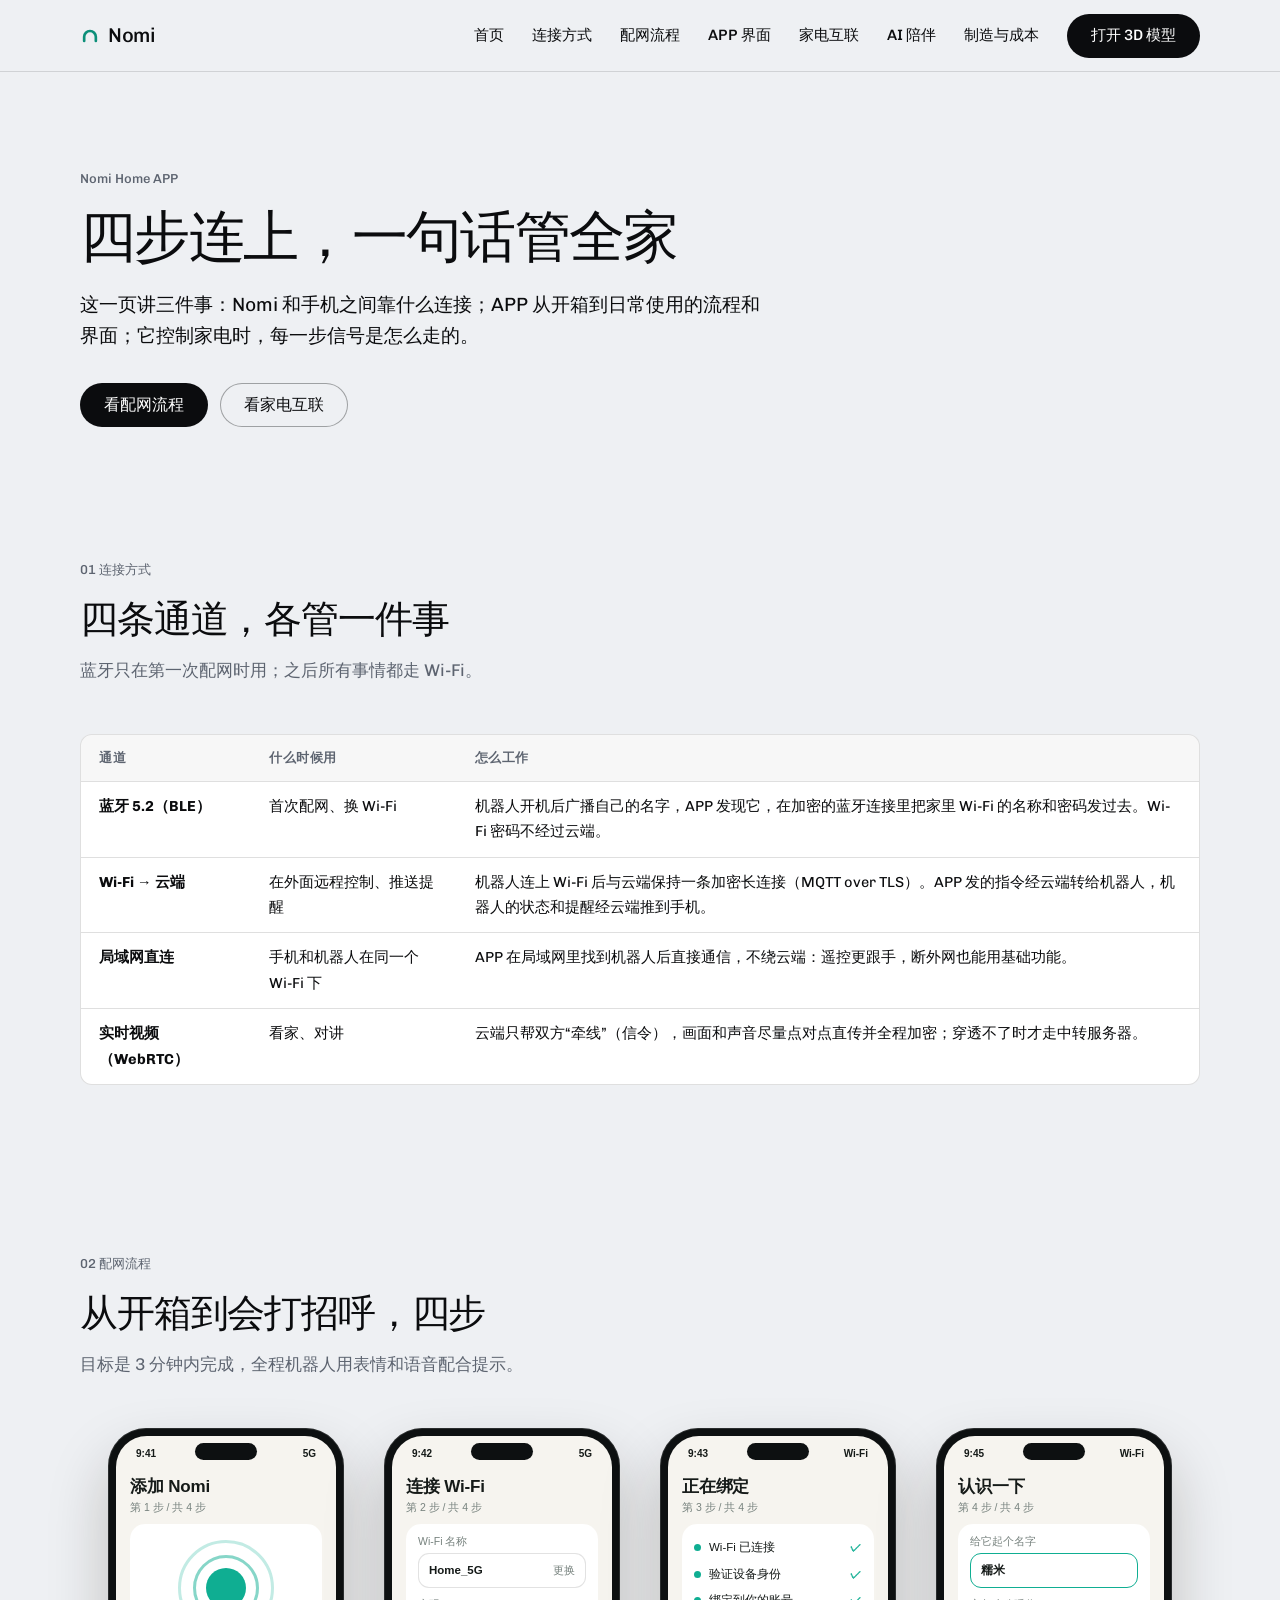
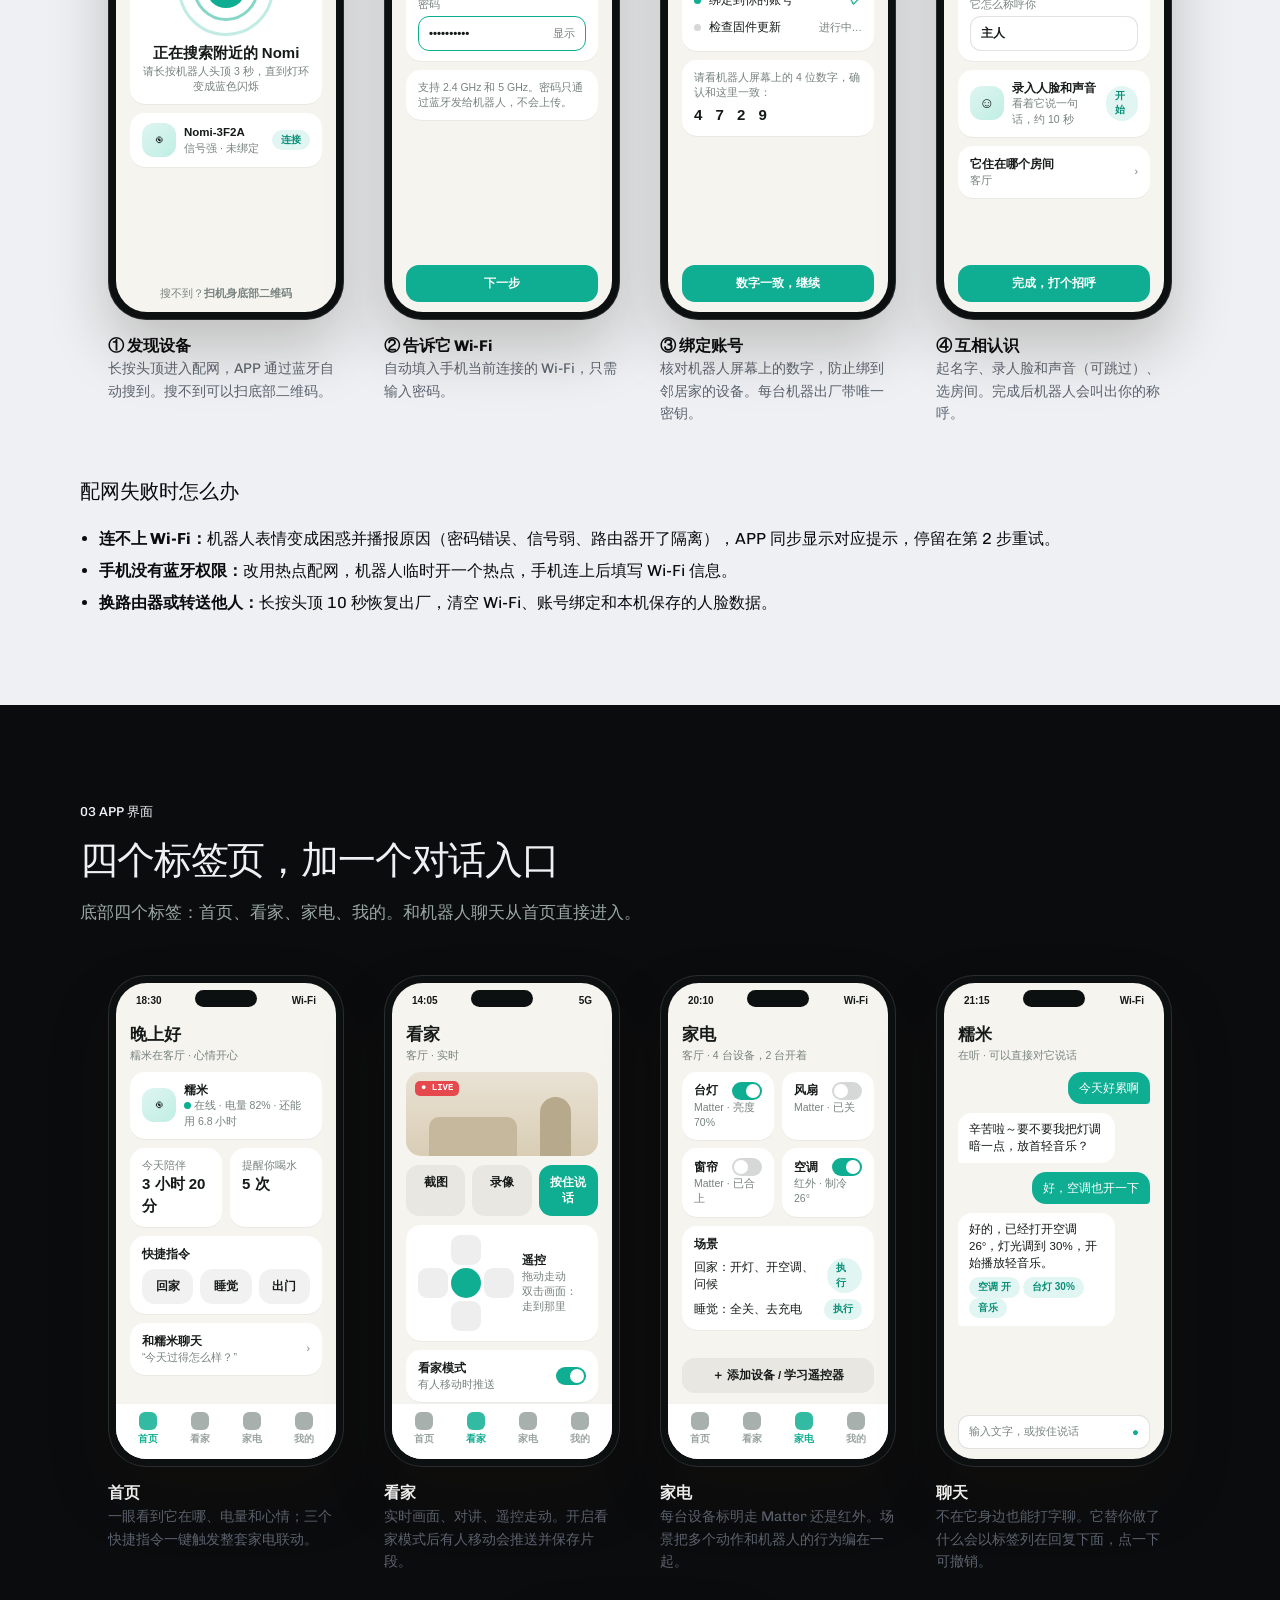
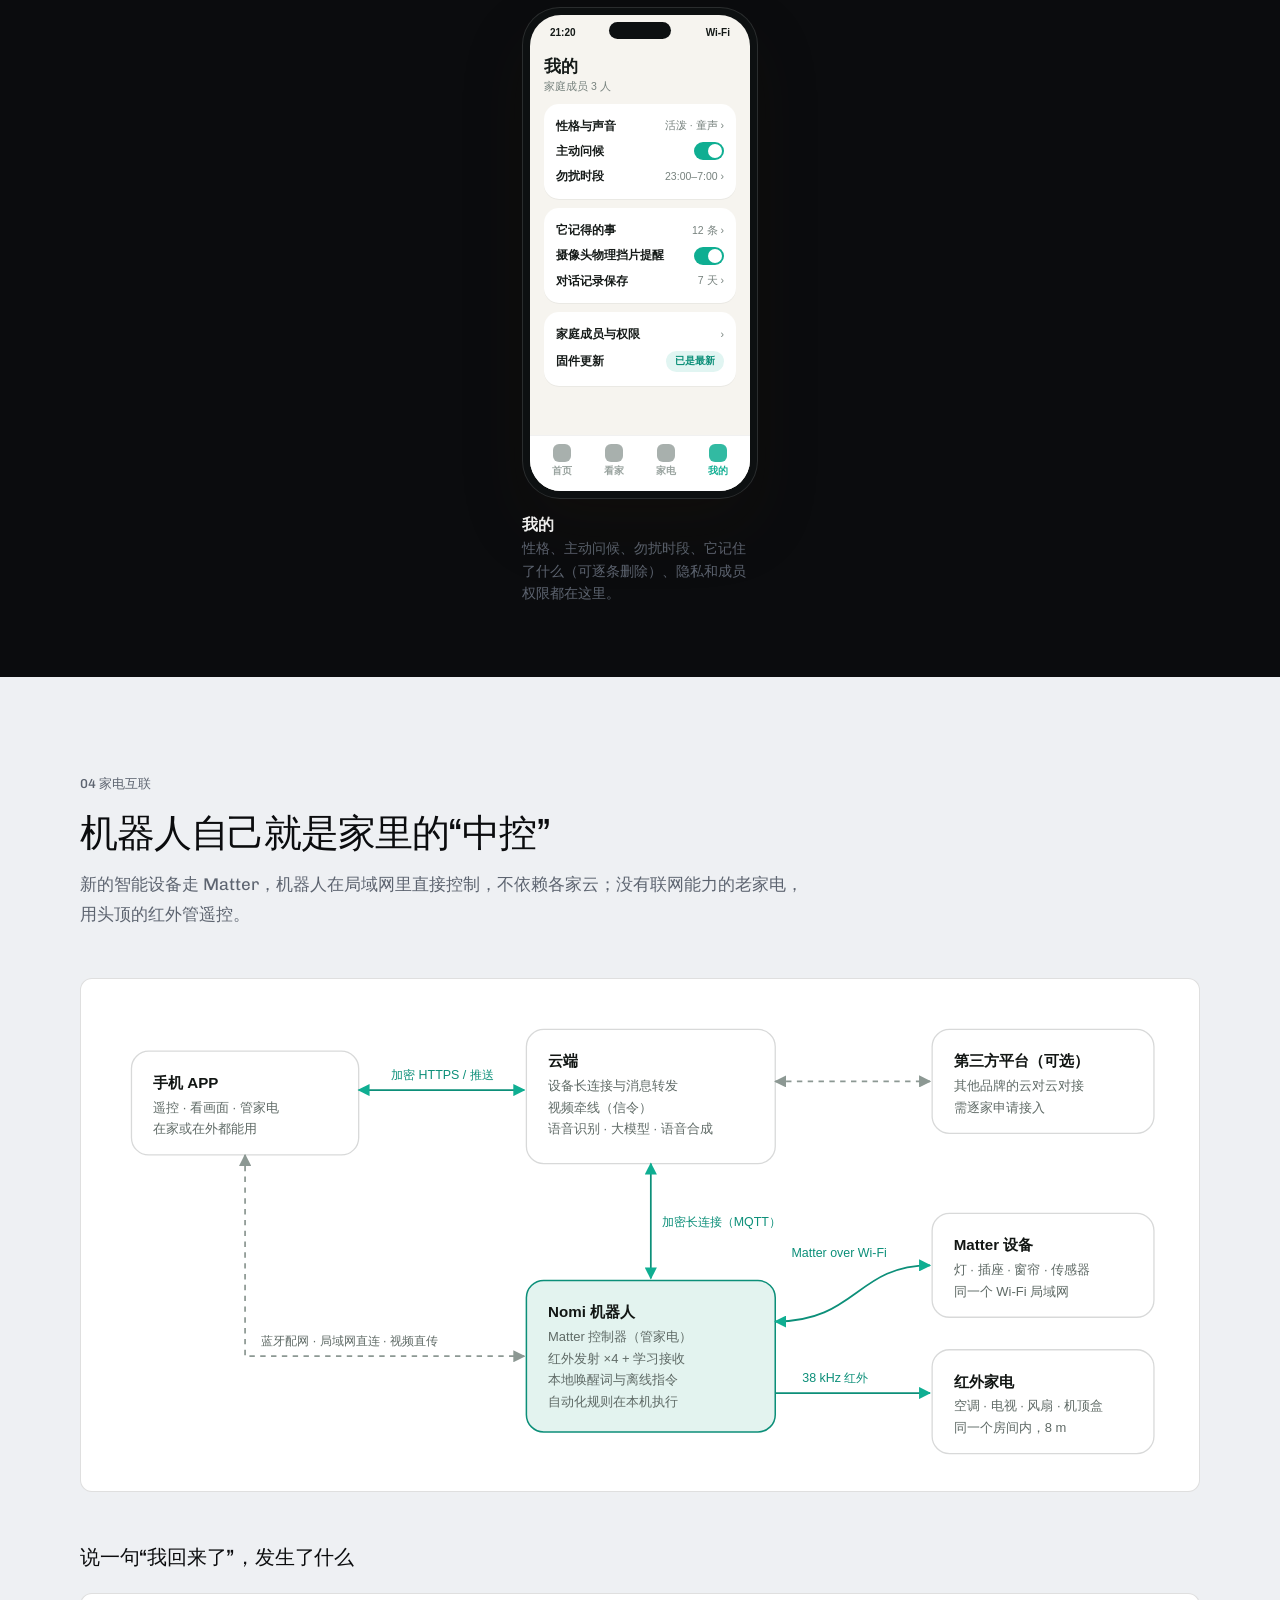
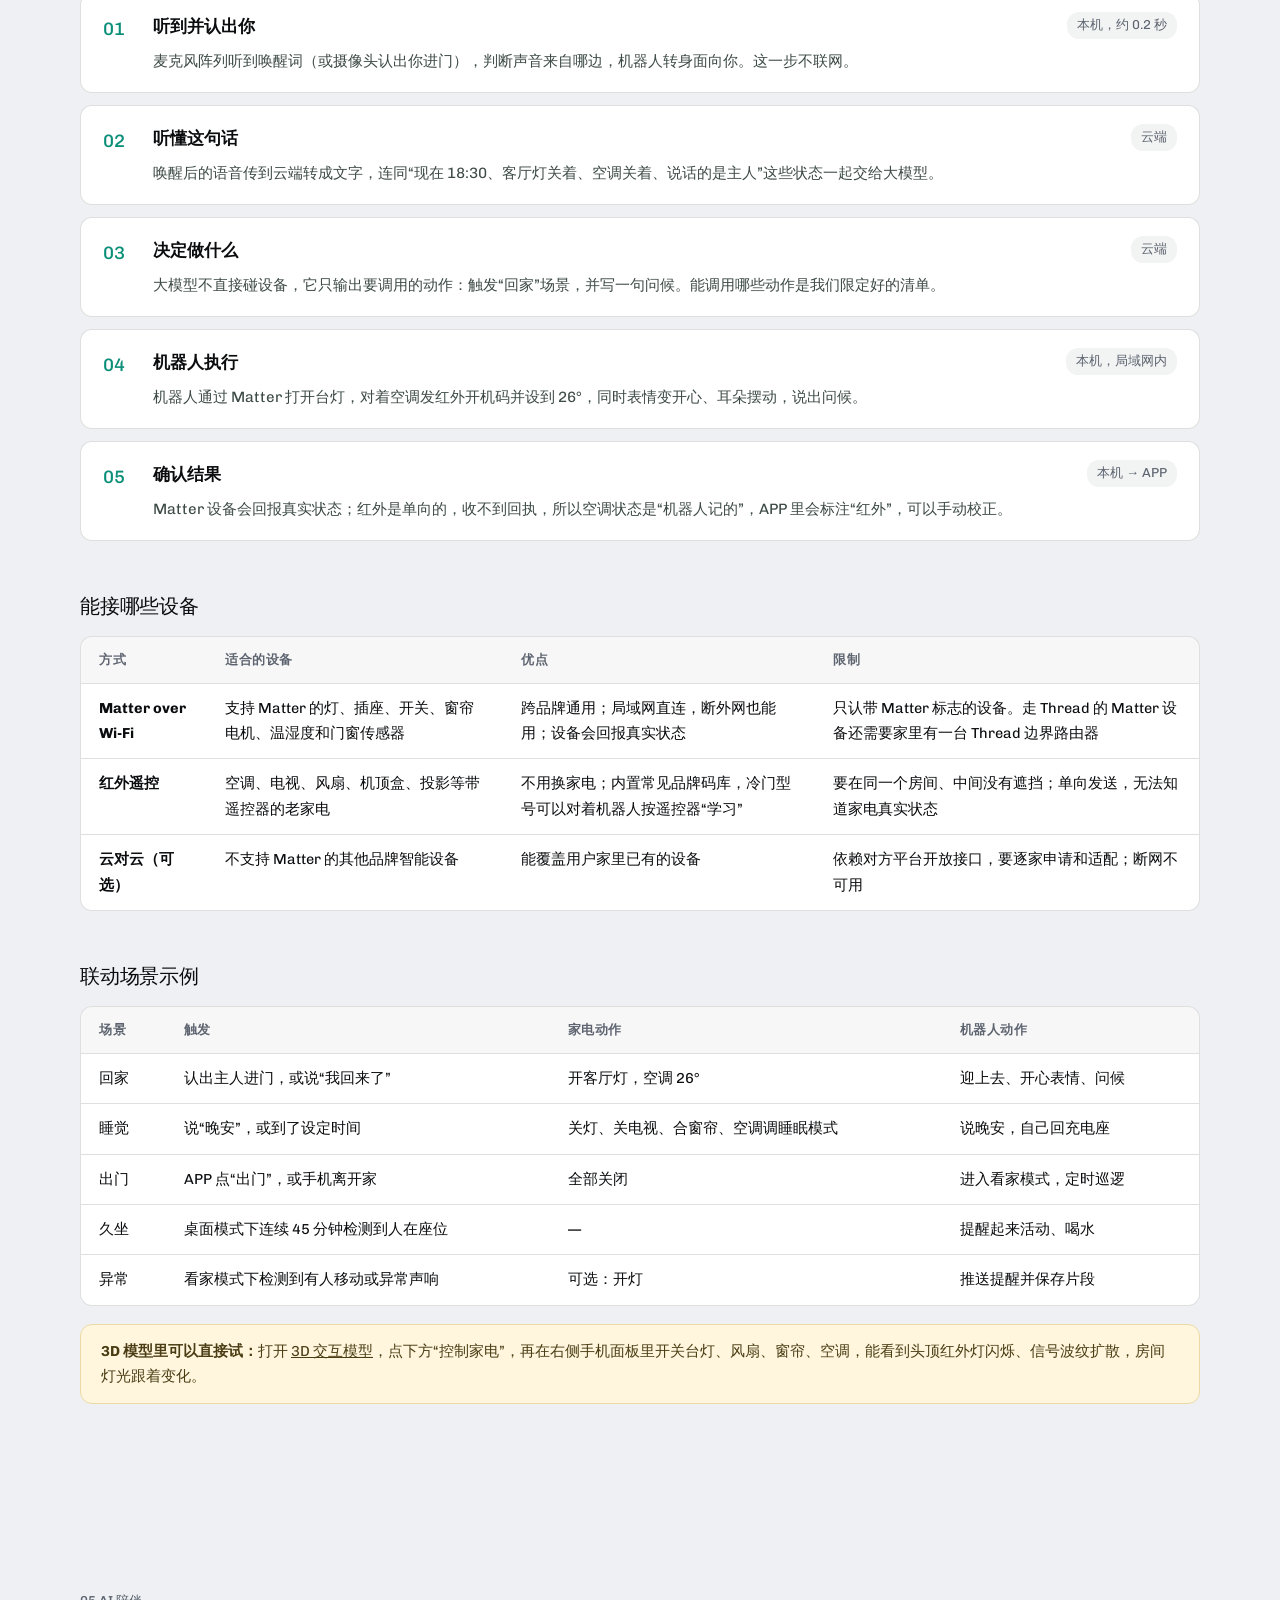
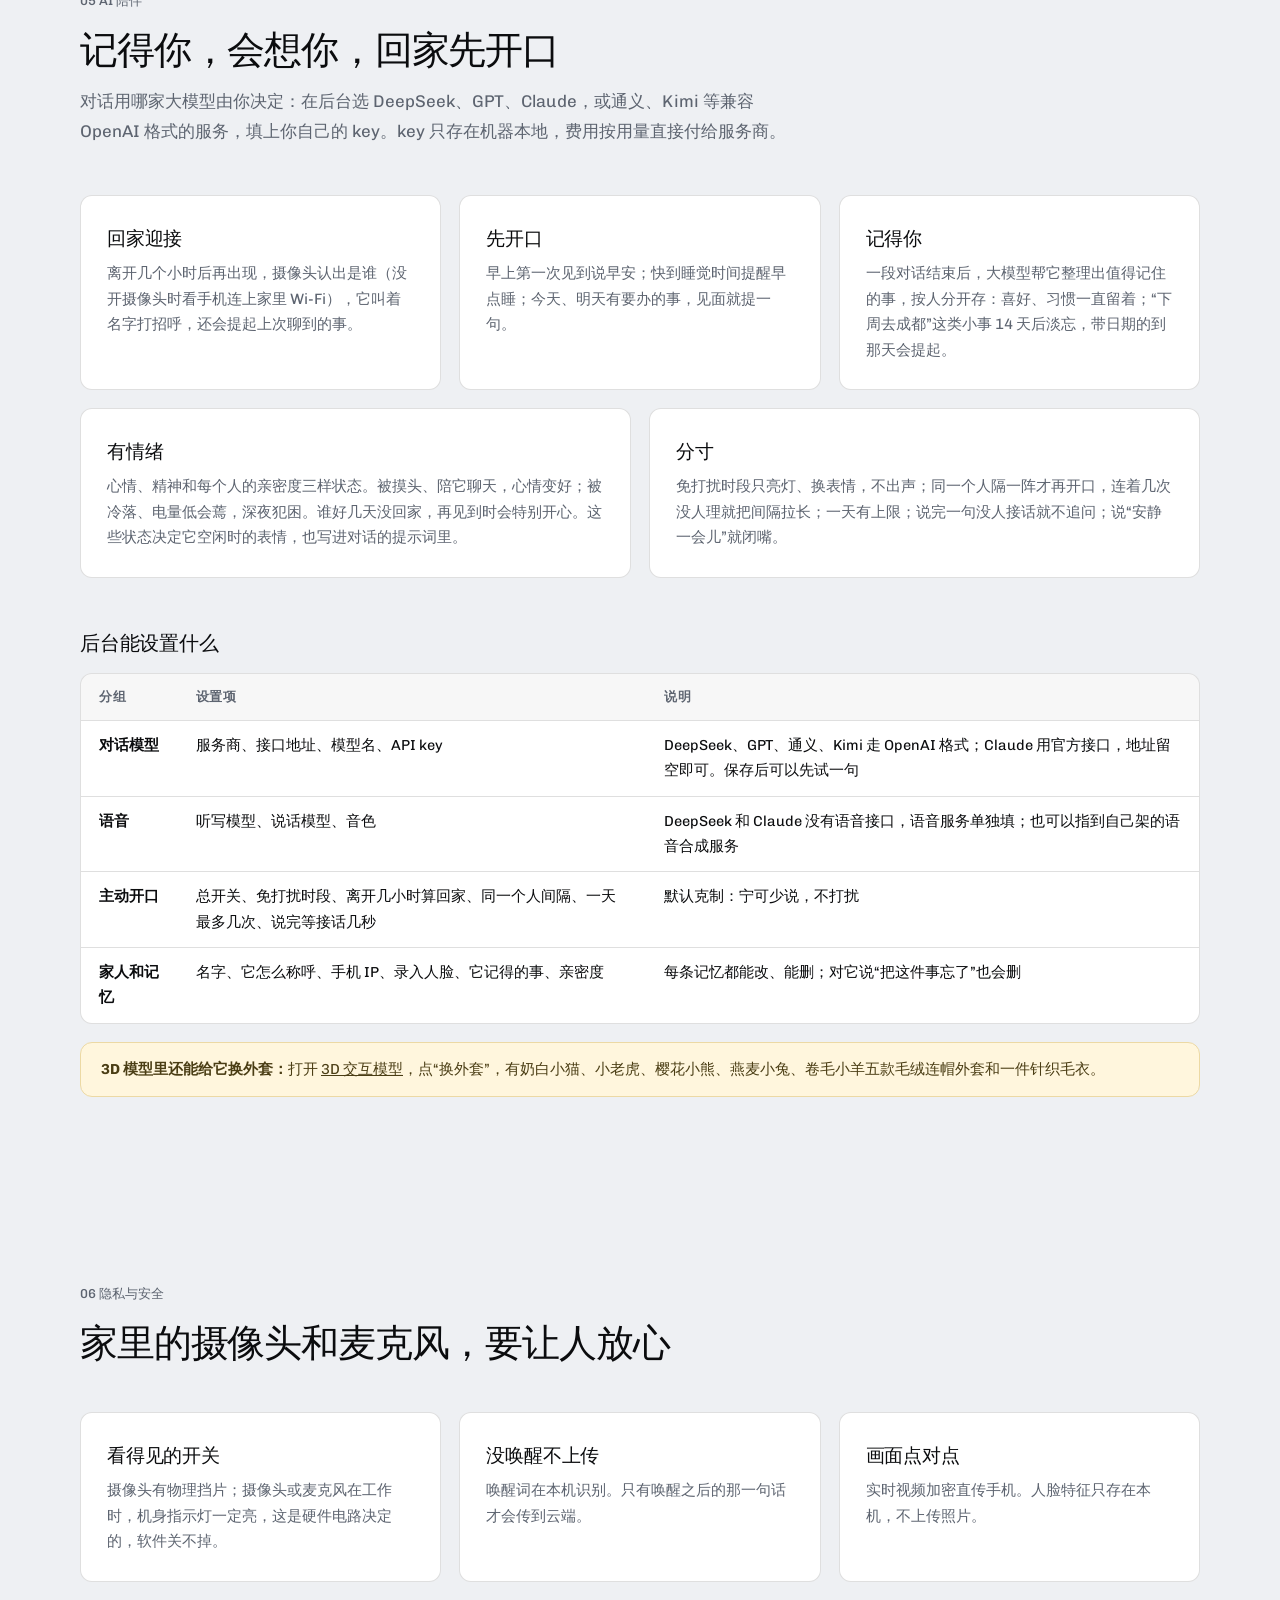
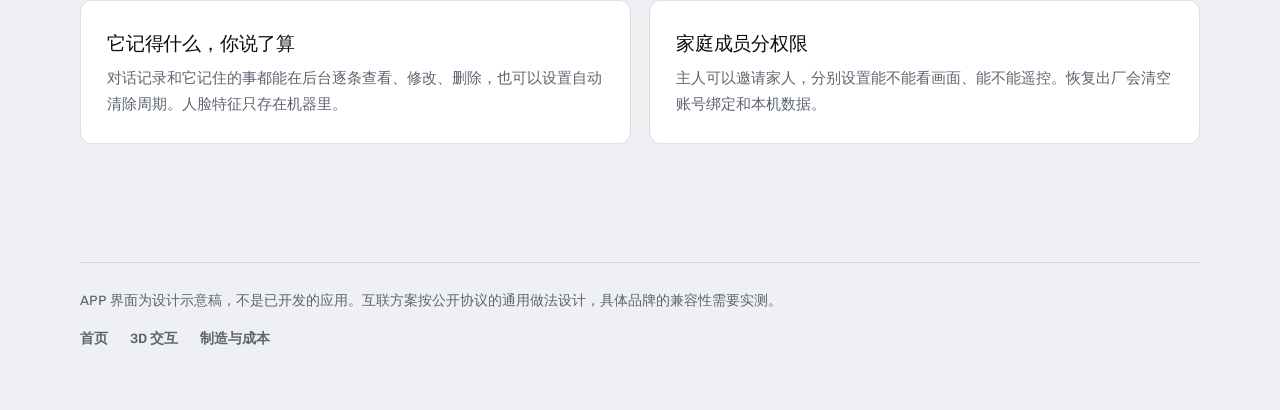
<file: app.html>
<!doctype html>
<html lang="zh-CN">
<head>
<meta charset="utf-8">
<meta name="viewport" content="width=device-width, initial-scale=1">
<title>Nomi · APP 与家电互联</title>
<meta name="description" content="Nomi 怎么连上手机：四步配网流程、APP 五个主界面的设计，以及它控制家电的完整链路。">
<link rel="preconnect" href="https://fonts.googleapis.com">
<link rel="preconnect" href="https://fonts.gstatic.com" crossorigin>
<link href="https://fonts.googleapis.com/css2?family=Chivo:wght@400..700&family=Chivo+Mono:wght@400..500&display=swap" rel="stylesheet">
<link rel="icon" href="favicon.svg" type="image/svg+xml">
<meta name="theme-color" content="#eef0f3">
<link rel="stylesheet" href="site.css">
<link rel="stylesheet" href="phone.css">
</head>
<body>
<nav><div class="wrap"><b>Nomi</b><a href="index.html">首页</a><a href="#link">连接方式</a><a href="#pair">配网流程</a><a href="#ui">APP 界面</a><a href="#iot">家电互联</a><a href="#ai">AI 陪伴</a><a href="make.html">制造与成本</a><a class="cta" href="sim.html?v=20261125d">打开 3D 模型</a></div></nav>

<header class="hero"><div class="wrap">
  <div class="eyebrow">Nomi Home APP</div>
  <h1>四步连上，<em>一句话</em>管全家</h1>
  <p class="lead">这一页讲三件事：Nomi 和手机之间靠什么连接；APP 从开箱到日常使用的流程和界面；它控制家电时，每一步信号是怎么走的。</p>
  <a class="btn" href="#pair">看配网流程</a><a class="btn ghost" href="#iot">看家电互联</a>
</div></header>

<section id="link"><div class="wrap">
  <div class="sec-head"><div class="eyebrow">01 连接方式</div><h2>四条通道，各管一件事</h2><p>蓝牙只在第一次配网时用；之后所有事情都走 Wi-Fi。</p></div>
  <div class="tbl"><table>
    <tr><th>通道</th><th>什么时候用</th><th>怎么工作</th></tr>
    <tr><td><b>蓝牙 5.2（BLE）</b></td><td>首次配网、换 Wi-Fi</td><td>机器人开机后广播自己的名字，APP 发现它，在加密的蓝牙连接里把家里 Wi-Fi 的名称和密码发过去。Wi-Fi 密码不经过云端。</td></tr>
    <tr><td><b>Wi-Fi → 云端</b></td><td>在外面远程控制、推送提醒</td><td>机器人连上 Wi-Fi 后与云端保持一条加密长连接（MQTT over TLS）。APP 发的指令经云端转给机器人，机器人的状态和提醒经云端推到手机。</td></tr>
    <tr><td><b>局域网直连</b></td><td>手机和机器人在同一个 Wi-Fi 下</td><td>APP 在局域网里找到机器人后直接通信，不绕云端：遥控更跟手，断外网也能用基础功能。</td></tr>
    <tr><td><b>实时视频（WebRTC）</b></td><td>看家、对讲</td><td>云端只帮双方“牵线”（信令），画面和声音尽量点对点直传并全程加密；穿透不了时才走中转服务器。</td></tr>
  </table></div>
</div></section>

<section id="pair"><div class="wrap">
  <div class="sec-head"><div class="eyebrow">02 配网流程</div><h2>从开箱到会打招呼，四步</h2><p>目标是 3 分钟内完成，全程机器人用表情和语音配合提示。</p></div>
  <div class="phones">
    <figure><div class="ph"><div class="scr"><div class="sb"><span>9:41</span><span>5G</span></div><div class="bd">
      <h4>添加 Nomi<small>第 1 步 / 共 4 步</small></h4>
      <div class="c" style="text-align:center"><div class="ring"><b></b></div><div class="big">正在搜索附近的 Nomi</div><div class="mut">请长按机器人头顶 3 秒，直到灯环变成蓝色闪烁</div></div>
      <div class="c row"><div class="av">◉</div><div><b>Nomi-3F2A</b><div class="mut">信号强 · 未绑定</div></div><span class="chip">连接</span></div>
      <div class="mut" style="text-align:center;margin-top:auto">搜不到？<b>扫机身底部二维码</b></div>
    </div></div></div><figcaption><b>① 发现设备</b>长按头顶进入配网，APP 通过蓝牙自动搜到。搜不到可以扫底部二维码。</figcaption></figure>

    <figure><div class="ph"><div class="scr"><div class="sb"><span>9:42</span><span>5G</span></div><div class="bd">
      <h4>连接 Wi-Fi<small>第 2 步 / 共 4 步</small></h4>
      <div class="c"><div class="mut">Wi-Fi 名称</div><div class="inp row" style="margin:4px 0 9px"><b>Home_5G</b><span class="mut">更换</span></div><div class="mut">密码</div><div class="inp f row" style="margin-top:4px"><b>••••••••••</b><span class="mut">显示</span></div></div>
      <div class="c mut">支持 2.4 GHz 和 5 GHz。密码只通过蓝牙发给机器人，不会上传。</div>
      <div class="pri" style="margin-top:auto">下一步</div>
    </div></div></div><figcaption><b>② 告诉它 Wi-Fi</b>自动填入手机当前连接的 Wi-Fi，只需输入密码。</figcaption></figure>

    <figure><div class="ph"><div class="scr"><div class="sb"><span>9:43</span><span>Wi-Fi</span></div><div class="bd">
      <h4>正在绑定<small>第 3 步 / 共 4 步</small></h4>
      <div class="c">
        <div class="row" style="padding:5px 0"><span class="dot"></span><span>Wi-Fi 已连接</span><b style="color:var(--a)">✓</b></div>
        <div class="row" style="padding:5px 0"><span class="dot"></span><span>验证设备身份</span><b style="color:var(--a)">✓</b></div>
        <div class="row" style="padding:5px 0"><span class="dot"></span><span>绑定到你的账号</span><b style="color:var(--a)">✓</b></div>
        <div class="row" style="padding:5px 0"><span class="dot" style="background:#d5d8d6"></span><span>检查固件更新</span><span class="mut">进行中…</span></div>
      </div>
      <div class="c mut">请看机器人屏幕上的 4 位数字，确认和这里一致：<div class="big" style="letter-spacing:.3em;color:#151a18;margin-top:4px">4 7 2 9</div></div>
      <div class="pri" style="margin-top:auto">数字一致，继续</div>
    </div></div></div><figcaption><b>③ 绑定账号</b>核对机器人屏幕上的数字，防止绑到邻居家的设备。每台机器出厂带唯一密钥。</figcaption></figure>

    <figure><div class="ph"><div class="scr"><div class="sb"><span>9:45</span><span>Wi-Fi</span></div><div class="bd">
      <h4>认识一下<small>第 4 步 / 共 4 步</small></h4>
      <div class="c"><div class="mut">给它起个名字</div><div class="inp f" style="margin:4px 0 9px"><b>糯米</b></div><div class="mut">它怎么称呼你</div><div class="inp" style="margin-top:4px"><b>主人</b></div></div>
      <div class="c row"><div class="av">☺</div><div><b>录入人脸和声音</b><div class="mut">看着它说一句话，约 10 秒</div></div><span class="chip">开始</span></div>
      <div class="c row"><div><b>它住在哪个房间</b><div class="mut">客厅</div></div><span class="mut">›</span></div>
      <div class="pri" style="margin-top:auto">完成，打个招呼</div>
    </div></div></div><figcaption><b>④ 互相认识</b>起名字、录人脸和声音（可跳过）、选房间。完成后机器人会叫出你的称呼。</figcaption></figure>
  </div>
  <h3>配网失败时怎么办</h3>
  <ul>
    <li><b>连不上 Wi-Fi：</b>机器人表情变成困惑并播报原因（密码错误、信号弱、路由器开了隔离），APP 同步显示对应提示，停留在第 2 步重试。</li>
    <li><b>手机没有蓝牙权限：</b>改用热点配网，机器人临时开一个热点，手机连上后填写 Wi-Fi 信息。</li>
    <li><b>换路由器或转送他人：</b>长按头顶 10 秒恢复出厂，清空 Wi-Fi、账号绑定和本机保存的人脸数据。</li>
  </ul>
</div></section>

<section id="ui" class="dark"><div class="wrap">
  <div class="sec-head"><div class="eyebrow">03 APP 界面</div><h2>四个标签页，加一个对话入口</h2><p>底部四个标签：首页、看家、家电、我的。和机器人聊天从首页直接进入。</p></div>
  <div class="phones">
    <figure><div class="ph"><div class="scr"><div class="sb"><span>18:30</span><span>Wi-Fi</span></div><div class="bd">
      <h4>晚上好<small>糯米在客厅 · 心情开心</small></h4>
      <div class="c row"><div class="av">◉</div><div><b>糯米</b><div class="mut"><span class="dot"></span> 在线 · 电量 82% · 还能用 6.8 小时</div></div></div>
      <div class="g2"><div class="c"><div class="mut">今天陪伴</div><div class="big">3 小时 20 分</div></div><div class="c"><div class="mut">提醒你喝水</div><div class="big">5 次</div></div></div>
      <div class="c"><b>快捷指令</b><div class="g3" style="margin-top:7px"><div class="sec">回家</div><div class="sec">睡觉</div><div class="sec">出门</div></div></div>
      <div class="c row"><div><b>和糯米聊天</b><div class="mut">“今天过得怎么样？”</div></div><span class="mut">›</span></div>
    </div><div class="tab"><b><i></i>首页</b><span><i></i>看家</span><span><i></i>家电</span><span><i></i>我的</span></div></div></div><figcaption><b>首页</b>一眼看到它在哪、电量和心情；三个快捷指令一键触发整套家电联动。</figcaption></figure>

    <figure><div class="ph"><div class="scr"><div class="sb"><span>14:05</span><span>5G</span></div><div class="bd">
      <h4>看家<small>客厅 · 实时</small></h4>
      <div class="cam"><em>● LIVE</em></div>
      <div class="g3"><div class="sec">截图</div><div class="sec">录像</div><div class="pri" style="padding:9px">按住说话</div></div>
      <div class="c row"><div class="pad4"><i></i><i></i><i></i><i></i><i></i><i></i><i></i><i></i><i></i></div><div><b>遥控</b><div class="mut">拖动走动<br>双击画面：走到那里</div></div></div>
      <div class="c row"><div><b>看家模式</b><div class="mut">有人移动时推送</div></div><div class="sw on"></div></div>
    </div><div class="tab"><span><i></i>首页</span><b><i></i>看家</b><span><i></i>家电</span><span><i></i>我的</span></div></div></div><figcaption><b>看家</b>实时画面、对讲、遥控走动。开启看家模式后有人移动会推送并保存片段。</figcaption></figure>

    <figure><div class="ph"><div class="scr"><div class="sb"><span>20:10</span><span>Wi-Fi</span></div><div class="bd">
      <h4>家电<small>客厅 · 4 台设备，2 台开着</small></h4>
      <div class="g2">
        <div class="c"><div class="row"><b>台灯</b><div class="sw on"></div></div><div class="mut">Matter · 亮度 70%</div></div>
        <div class="c"><div class="row"><b>风扇</b><div class="sw"></div></div><div class="mut">Matter · 已关</div></div>
        <div class="c"><div class="row"><b>窗帘</b><div class="sw"></div></div><div class="mut">Matter · 已合上</div></div>
        <div class="c"><div class="row"><b>空调</b><div class="sw on"></div></div><div class="mut">红外 · 制冷 26°</div></div>
      </div>
      <div class="c"><b>场景</b><div class="row" style="margin-top:6px"><span>回家：开灯、开空调、问候</span><span class="chip">执行</span></div><div class="row" style="margin-top:6px"><span>睡觉：全关、去充电</span><span class="chip">执行</span></div></div>
      <div class="sec" style="margin-top:auto">＋ 添加设备 / 学习遥控器</div>
    </div><div class="tab"><span><i></i>首页</span><span><i></i>看家</span><b><i></i>家电</b><span><i></i>我的</span></div></div></div><figcaption><b>家电</b>每台设备标明走 Matter 还是红外。场景把多个动作和机器人的行为编在一起。</figcaption></figure>

    <figure><div class="ph"><div class="scr"><div class="sb"><span>21:15</span><span>Wi-Fi</span></div><div class="bd">
      <h4>糯米<small>在听 · 可以直接对它说话</small></h4>
      <div class="bub me">今天好累啊</div>
      <div class="bub">辛苦啦～要不要我把灯调暗一点，放首轻音乐？</div>
      <div class="bub me">好，空调也开一下</div>
      <div class="bub">好的，已经打开空调 26°，灯光调到 30%，开始播放轻音乐。<div style="margin-top:6px"><span class="chip">空调 开</span> <span class="chip">台灯 30%</span> <span class="chip">音乐</span></div></div>
      <div class="inp row" style="margin-top:auto"><span class="mut">输入文字，或按住说话</span><b style="color:var(--a)">●</b></div>
    </div></div></div><figcaption><b>聊天</b>不在它身边也能打字聊。它替你做了什么会以标签列在回复下面，点一下可撤销。</figcaption></figure>

    <figure><div class="ph"><div class="scr"><div class="sb"><span>21:20</span><span>Wi-Fi</span></div><div class="bd">
      <h4>我的<small>家庭成员 3 人</small></h4>
      <div class="c"><div class="row" style="padding:4px 0"><b>性格与声音</b><span class="mut">活泼 · 童声 ›</span></div><div class="row" style="padding:4px 0"><b>主动问候</b><div class="sw on"></div></div><div class="row" style="padding:4px 0"><b>勿扰时段</b><span class="mut">23:00–7:00 ›</span></div></div>
      <div class="c"><div class="row" style="padding:4px 0"><b>它记得的事</b><span class="mut">12 条 ›</span></div><div class="row" style="padding:4px 0"><b>摄像头物理挡片提醒</b><div class="sw on"></div></div><div class="row" style="padding:4px 0"><b>对话记录保存</b><span class="mut">7 天 ›</span></div></div>
      <div class="c"><div class="row" style="padding:4px 0"><b>家庭成员与权限</b><span class="mut">›</span></div><div class="row" style="padding:4px 0"><b>固件更新</b><span class="chip">已是最新</span></div></div>
    </div><div class="tab"><span><i></i>首页</span><span><i></i>看家</span><span><i></i>家电</span><b><i></i>我的</b></div></div></div><figcaption><b>我的</b>性格、主动问候、勿扰时段、它记住了什么（可逐条删除）、隐私和成员权限都在这里。</figcaption></figure>
  </div>
</div></section>

<section id="iot"><div class="wrap">
  <div class="sec-head"><div class="eyebrow">04 家电互联</div><h2>机器人自己就是家里的“中控”</h2><p>新的智能设备走 Matter，机器人在局域网里直接控制，不依赖各家云；没有联网能力的老家电，用头顶的红外管遥控。</p></div>
  <div class="diagram"><svg viewBox="0 0 1000 440" role="img" aria-label="互联架构图：手机 APP、云端、Nomi 机器人、Matter 设备、红外家电之间的连接">
    <defs><marker id="ar" viewBox="0 0 10 10" refX="9" refY="5" markerWidth="7" markerHeight="7" orient="auto-start-reverse"><path d="M0 0 10 5 0 10z" style="fill:#0fae92;stroke:none"/></marker><marker id="ag" viewBox="0 0 10 10" refX="9" refY="5" markerWidth="7" markerHeight="7" orient="auto-start-reverse"><path d="M0 0 10 5 0 10z" style="fill:#8c9893;stroke:none"/></marker></defs>
    <rect class="b" x="30" y="50" width="210" height="96" rx="16"/><text x="50" y="84">手机 APP</text><text class="s" x="50" y="106">遥控 · 看画面 · 管家电</text><text class="s" x="50" y="126">在家或在外都能用</text>
    <rect class="b" x="395" y="30" width="230" height="124" rx="16"/><text x="415" y="64">云端</text><text class="s" x="415" y="86">设备长连接与消息转发</text><text class="s" x="415" y="106">视频牵线（信令）</text><text class="s" x="415" y="126">语音识别 · 大模型 · 语音合成</text>
    <rect class="h" x="395" y="262" width="230" height="140" rx="16"/><text x="415" y="296">Nomi 机器人</text><text class="s" x="415" y="318">Matter 控制器（管家电）</text><text class="s" x="415" y="338">红外发射 ×4 + 学习接收</text><text class="s" x="415" y="358">本地唤醒词与离线指令</text><text class="s" x="415" y="378">自动化规则在本机执行</text>
    <rect class="b" x="770" y="30" width="205" height="96" rx="16"/><text x="790" y="64">第三方平台（可选）</text><text class="s" x="790" y="86">其他品牌的云对云对接</text><text class="s" x="790" y="106">需逐家申请接入</text>
    <rect class="b" x="770" y="200" width="205" height="96" rx="16"/><text x="790" y="234">Matter 设备</text><text class="s" x="790" y="256">灯 · 插座 · 窗帘 · 传感器</text><text class="s" x="790" y="276">同一个 Wi-Fi 局域网</text>
    <rect class="b" x="770" y="326" width="205" height="96" rx="16"/><text x="790" y="360">红外家电</text><text class="s" x="790" y="382">空调 · 电视 · 风扇 · 机顶盒</text><text class="s" x="790" y="402">同一个房间内，8 m</text>
    <path d="M240 86H393" marker-end="url(#ar)" marker-start="url(#ar)"/><text class="l" x="270" y="76">加密 HTTPS / 推送</text>
    <path d="M510 154V260" marker-end="url(#ar)" marker-start="url(#ar)"/><text class="l" x="520" y="212">加密长连接（MQTT）</text>
    <path class="d" d="M135 146V332H393" marker-end="url(#ag)" marker-start="url(#ag)"/><text class="l" x="150" y="322" style="fill:#5f6a66">蓝牙配网 · 局域网直连 · 视频直传</text>
    <path d="M625 300C700 300 700 248 768 248" marker-end="url(#ar)" marker-start="url(#ar)"/><text class="l" x="640" y="240">Matter over Wi-Fi</text>
    <path d="M625 366H768" marker-end="url(#ar)"/><text class="l" x="650" y="356">38 kHz 红外</text>
    <path class="d" d="M625 78H768" marker-end="url(#ag)" marker-start="url(#ag)"/>
  </svg></div>

  <h3>说一句“我回来了”，发生了什么</h3>
  <ol class="flow">
    <li><b>听到并认出你</b><i>本机，约 0.2 秒</i><p>麦克风阵列听到唤醒词（或摄像头认出你进门），判断声音来自哪边，机器人转身面向你。这一步不联网。</p></li>
    <li><b>听懂这句话</b><i>云端</i><p>唤醒后的语音传到云端转成文字，连同“现在 18:30、客厅灯关着、空调关着、说话的是主人”这些状态一起交给大模型。</p></li>
    <li><b>决定做什么</b><i>云端</i><p>大模型不直接碰设备，它只输出要调用的动作：触发“回家”场景，并写一句问候。能调用哪些动作是我们限定好的清单。</p></li>
    <li><b>机器人执行</b><i>本机，局域网内</i><p>机器人通过 Matter 打开台灯，对着空调发红外开机码并设到 26°，同时表情变开心、耳朵摆动，说出问候。</p></li>
    <li><b>确认结果</b><i>本机 → APP</i><p>Matter 设备会回报真实状态；红外是单向的，收不到回执，所以空调状态是“机器人记的”，APP 里会标注“红外”，可以手动校正。</p></li>
  </ol>

  <h3>能接哪些设备</h3>
  <div class="tbl"><table>
    <tr><th>方式</th><th>适合的设备</th><th>优点</th><th>限制</th></tr>
    <tr><td><b>Matter over Wi-Fi</b></td><td>支持 Matter 的灯、插座、开关、窗帘电机、温湿度和门窗传感器</td><td>跨品牌通用；局域网直连，断外网也能用；设备会回报真实状态</td><td>只认带 Matter 标志的设备。走 Thread 的 Matter 设备还需要家里有一台 Thread 边界路由器</td></tr>
    <tr><td><b>红外遥控</b></td><td>空调、电视、风扇、机顶盒、投影等带遥控器的老家电</td><td>不用换家电；内置常见品牌码库，冷门型号可以对着机器人按遥控器“学习”</td><td>要在同一个房间、中间没有遮挡；单向发送，无法知道家电真实状态</td></tr>
    <tr><td><b>云对云（可选）</b></td><td>不支持 Matter 的其他品牌智能设备</td><td>能覆盖用户家里已有的设备</td><td>依赖对方平台开放接口，要逐家申请和适配；断网不可用</td></tr>
  </table></div>

  <h3>联动场景示例</h3>
  <div class="tbl"><table>
    <tr><th>场景</th><th>触发</th><th>家电动作</th><th>机器人动作</th></tr>
    <tr><td>回家</td><td>认出主人进门，或说“我回来了”</td><td>开客厅灯，空调 26°</td><td>迎上去、开心表情、问候</td></tr>
    <tr><td>睡觉</td><td>说“晚安”，或到了设定时间</td><td>关灯、关电视、合窗帘、空调调睡眠模式</td><td>说晚安，自己回充电座</td></tr>
    <tr><td>出门</td><td>APP 点“出门”，或手机离开家</td><td>全部关闭</td><td>进入看家模式，定时巡逻</td></tr>
    <tr><td>久坐</td><td>桌面模式下连续 45 分钟检测到人在座位</td><td>—</td><td>提醒起来活动、喝水</td></tr>
    <tr><td>异常</td><td>看家模式下检测到有人移动或异常声响</td><td>可选：开灯</td><td>推送提醒并保存片段</td></tr>
  </table></div>
  <div class="note"><b>3D 模型里可以直接试：</b>打开 <a href="sim.html?v=20261125d">3D 交互模型</a>，点下方“控制家电”，再在右侧手机面板里开关台灯、风扇、窗帘、空调，能看到头顶红外灯闪烁、信号波纹扩散，房间灯光跟着变化。</div>
</div></section>

<section id="ai"><div class="wrap">
  <div class="sec-head"><div class="eyebrow">05 AI 陪伴</div><h2>记得你，会想你，回家先开口</h2><p>对话用哪家大模型由你决定：在后台选 DeepSeek、GPT、Claude，或通义、Kimi 等兼容 OpenAI 格式的服务，填上你自己的 key。key 只存在机器本地，费用按用量直接付给服务商。</p></div>
  <div class="bento">
    <div><h3>回家迎接</h3><p>离开几个小时后再出现，摄像头认出是谁（没开摄像头时看手机连上家里 Wi-Fi），它叫着名字打招呼，还会提起上次聊到的事。</p></div>
    <div><h3>先开口</h3><p>早上第一次见到说早安；快到睡觉时间提醒早点睡；今天、明天有要办的事，见面就提一句。</p></div>
    <div><h3>记得你</h3><p>一段对话结束后，大模型帮它整理出值得记住的事，按人分开存：喜好、习惯一直留着；“下周去成都”这类小事 14 天后淡忘，带日期的到那天会提起。</p></div>
    <div class="w3"><h3>有情绪</h3><p>心情、精神和每个人的亲密度三样状态。被摸头、陪它聊天，心情变好；被冷落、电量低会蔫，深夜犯困。谁好几天没回家，再见到时会特别开心。这些状态决定它空闲时的表情，也写进对话的提示词里。</p></div>
    <div class="w3"><h3>分寸</h3><p>免打扰时段只亮灯、换表情，不出声；同一个人隔一阵才再开口，连着几次没人理就把间隔拉长；一天有上限；说完一句没人接话就不追问；说“安静一会儿”就闭嘴。</p></div>
  </div>

  <h3>后台能设置什么</h3>
  <div class="tbl"><table>
    <tr><th>分组</th><th>设置项</th><th>说明</th></tr>
    <tr><td><b>对话模型</b></td><td>服务商、接口地址、模型名、API key</td><td>DeepSeek、GPT、通义、Kimi 走 OpenAI 格式；Claude 用官方接口，地址留空即可。保存后可以先试一句</td></tr>
    <tr><td><b>语音</b></td><td>听写模型、说话模型、音色</td><td>DeepSeek 和 Claude 没有语音接口，语音服务单独填；也可以指到自己架的语音合成服务</td></tr>
    <tr><td><b>主动开口</b></td><td>总开关、免打扰时段、离开几小时算回家、同一个人间隔、一天最多几次、说完等接话几秒</td><td>默认克制：宁可少说，不打扰</td></tr>
    <tr><td><b>家人和记忆</b></td><td>名字、它怎么称呼、手机 IP、录入人脸、它记得的事、亲密度</td><td>每条记忆都能改、能删；对它说“把这件事忘了”也会删</td></tr>
  </table></div>
  <div class="note"><b>3D 模型里还能给它换外套：</b>打开 <a href="sim.html?coat=1&v=20261125d">3D 交互模型</a>，点“换外套”，有奶白小猫、小老虎、樱花小熊、燕麦小兔、卷毛小羊五款毛绒连帽外套和一件针织毛衣。</div>
</div></section>

<section><div class="wrap">
  <div class="sec-head"><div class="eyebrow">06 隐私与安全</div><h2>家里的摄像头和麦克风，要让人放心</h2></div>
  <div class="bento">
    <div><h3>看得见的开关</h3><p>摄像头有物理挡片；摄像头或麦克风在工作时，机身指示灯一定亮，这是硬件电路决定的，软件关不掉。</p></div>
    <div><h3>没唤醒不上传</h3><p>唤醒词在本机识别。只有唤醒之后的那一句话才会传到云端。</p></div>
    <div><h3>画面点对点</h3><p>实时视频加密直传手机。人脸特征只存在本机，不上传照片。</p></div>
    <div class="w3"><h3>它记得什么，你说了算</h3><p>对话记录和它记住的事都能在后台逐条查看、修改、删除，也可以设置自动清除周期。人脸特征只存在机器里。</p></div>
    <div class="w3"><h3>家庭成员分权限</h3><p>主人可以邀请家人，分别设置能不能看画面、能不能遥控。恢复出厂会清空账号绑定和本机数据。</p></div>
  </div>
</div></section>

<footer><div class="wrap"><p>APP 界面为设计示意稿，不是已开发的应用。互联方案按公开协议的通用做法设计，具体品牌的兼容性需要实测。</p><a href="index.html">首页</a><a href="sim.html?v=20261125d">3D 交互</a><a href="make.html">制造与成本</a></div></footer>
</body>
</html>
</file>
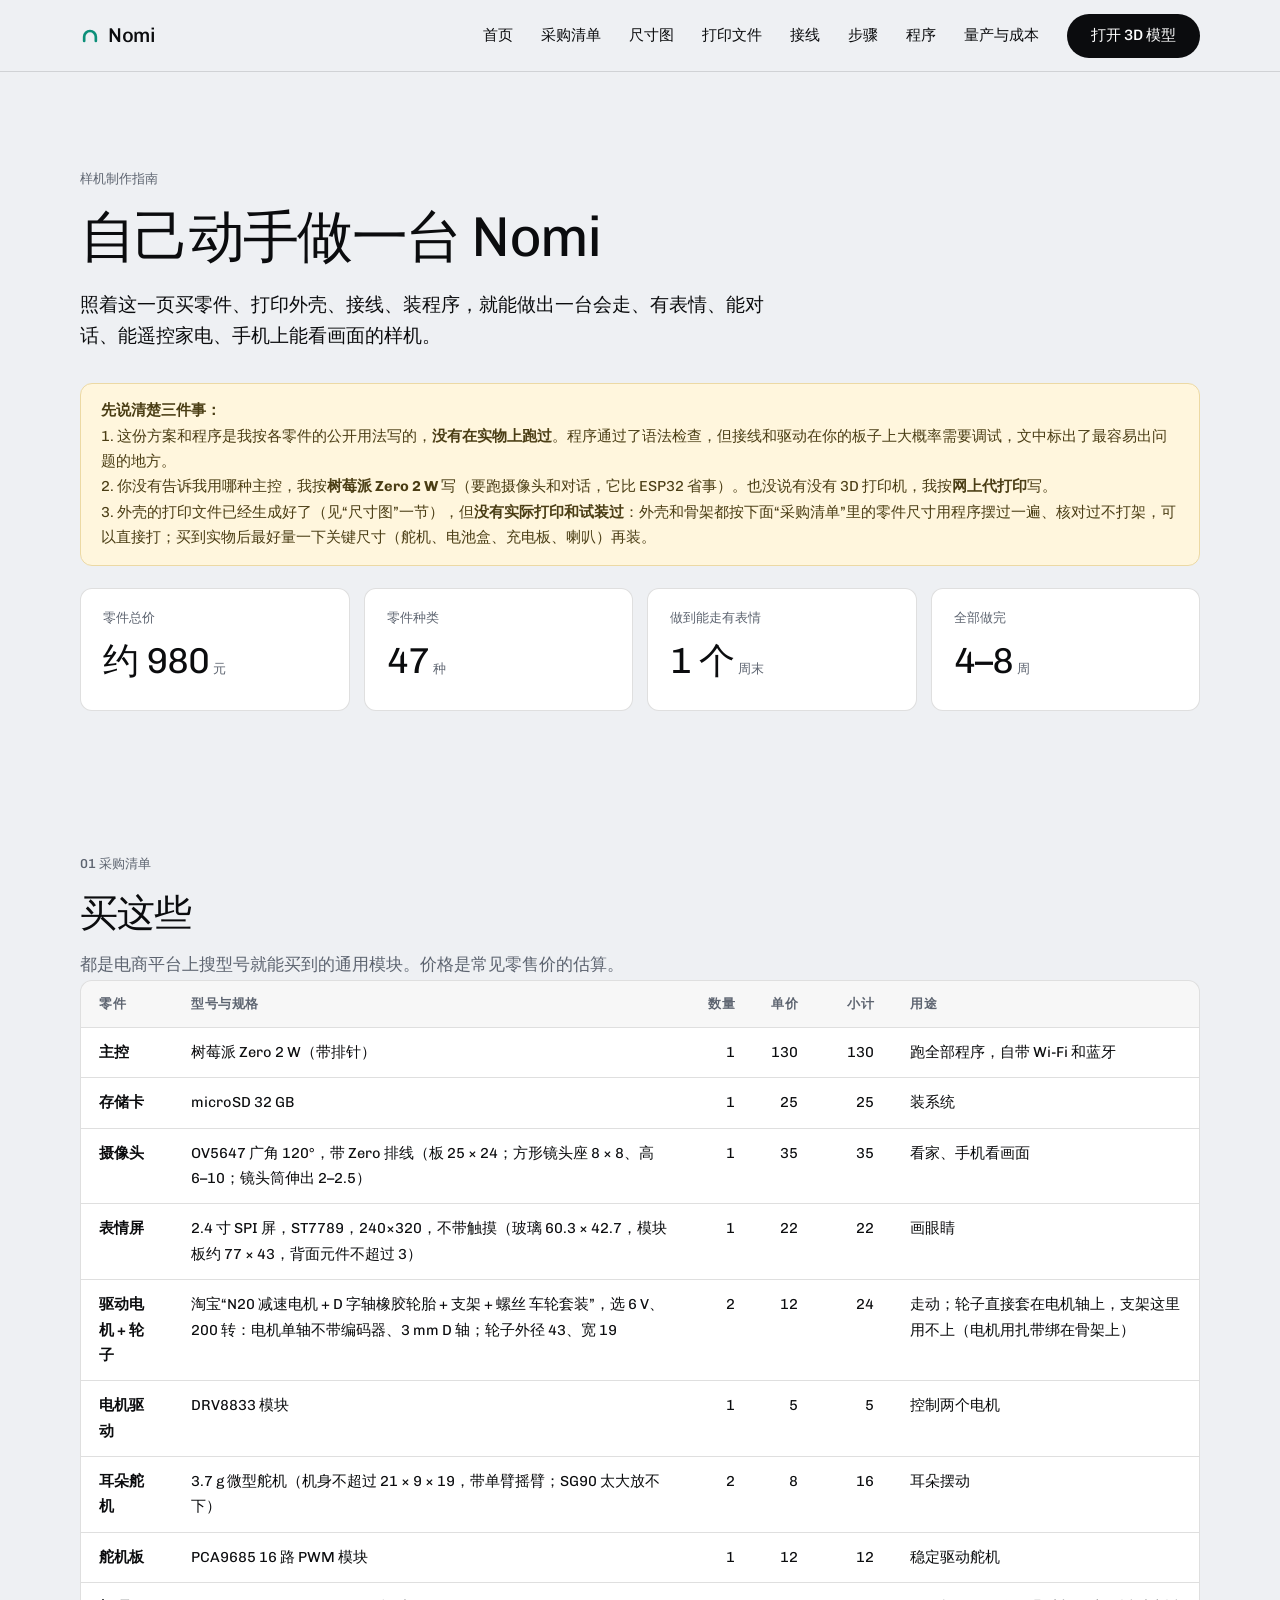
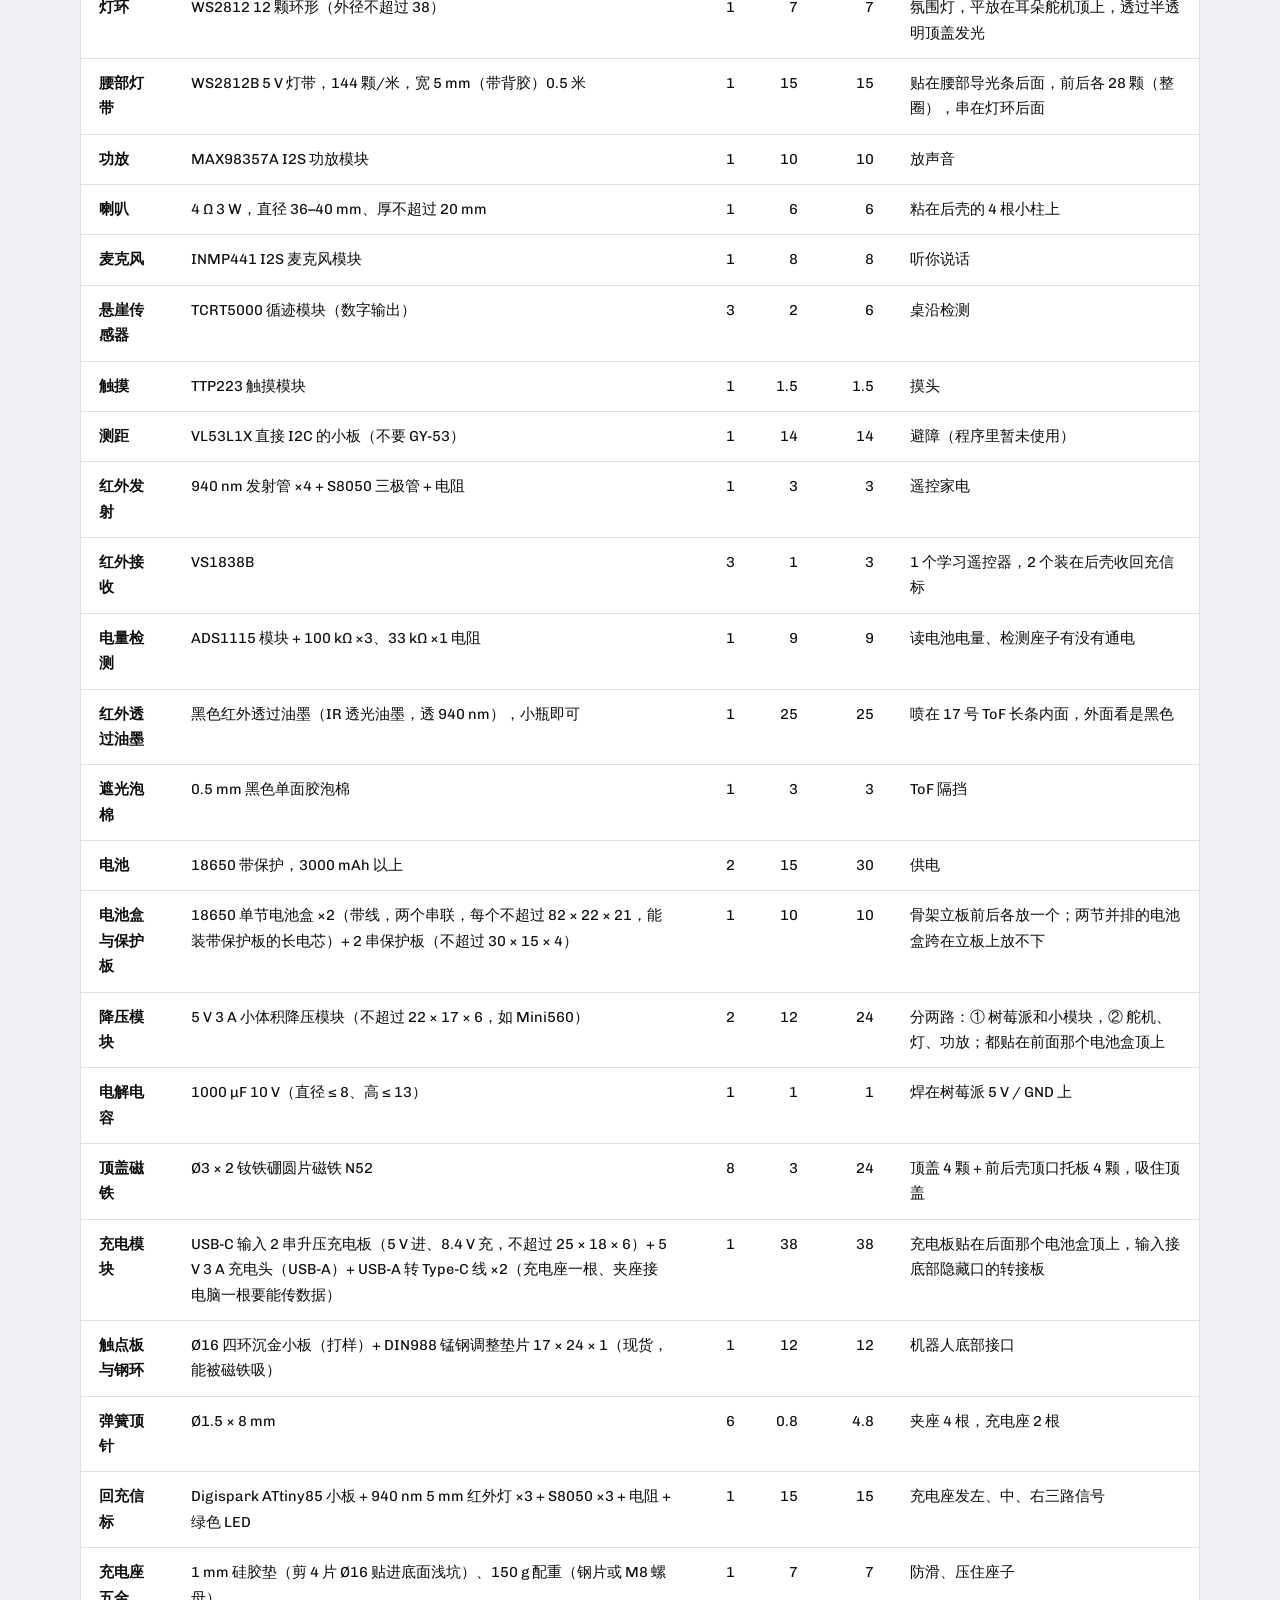
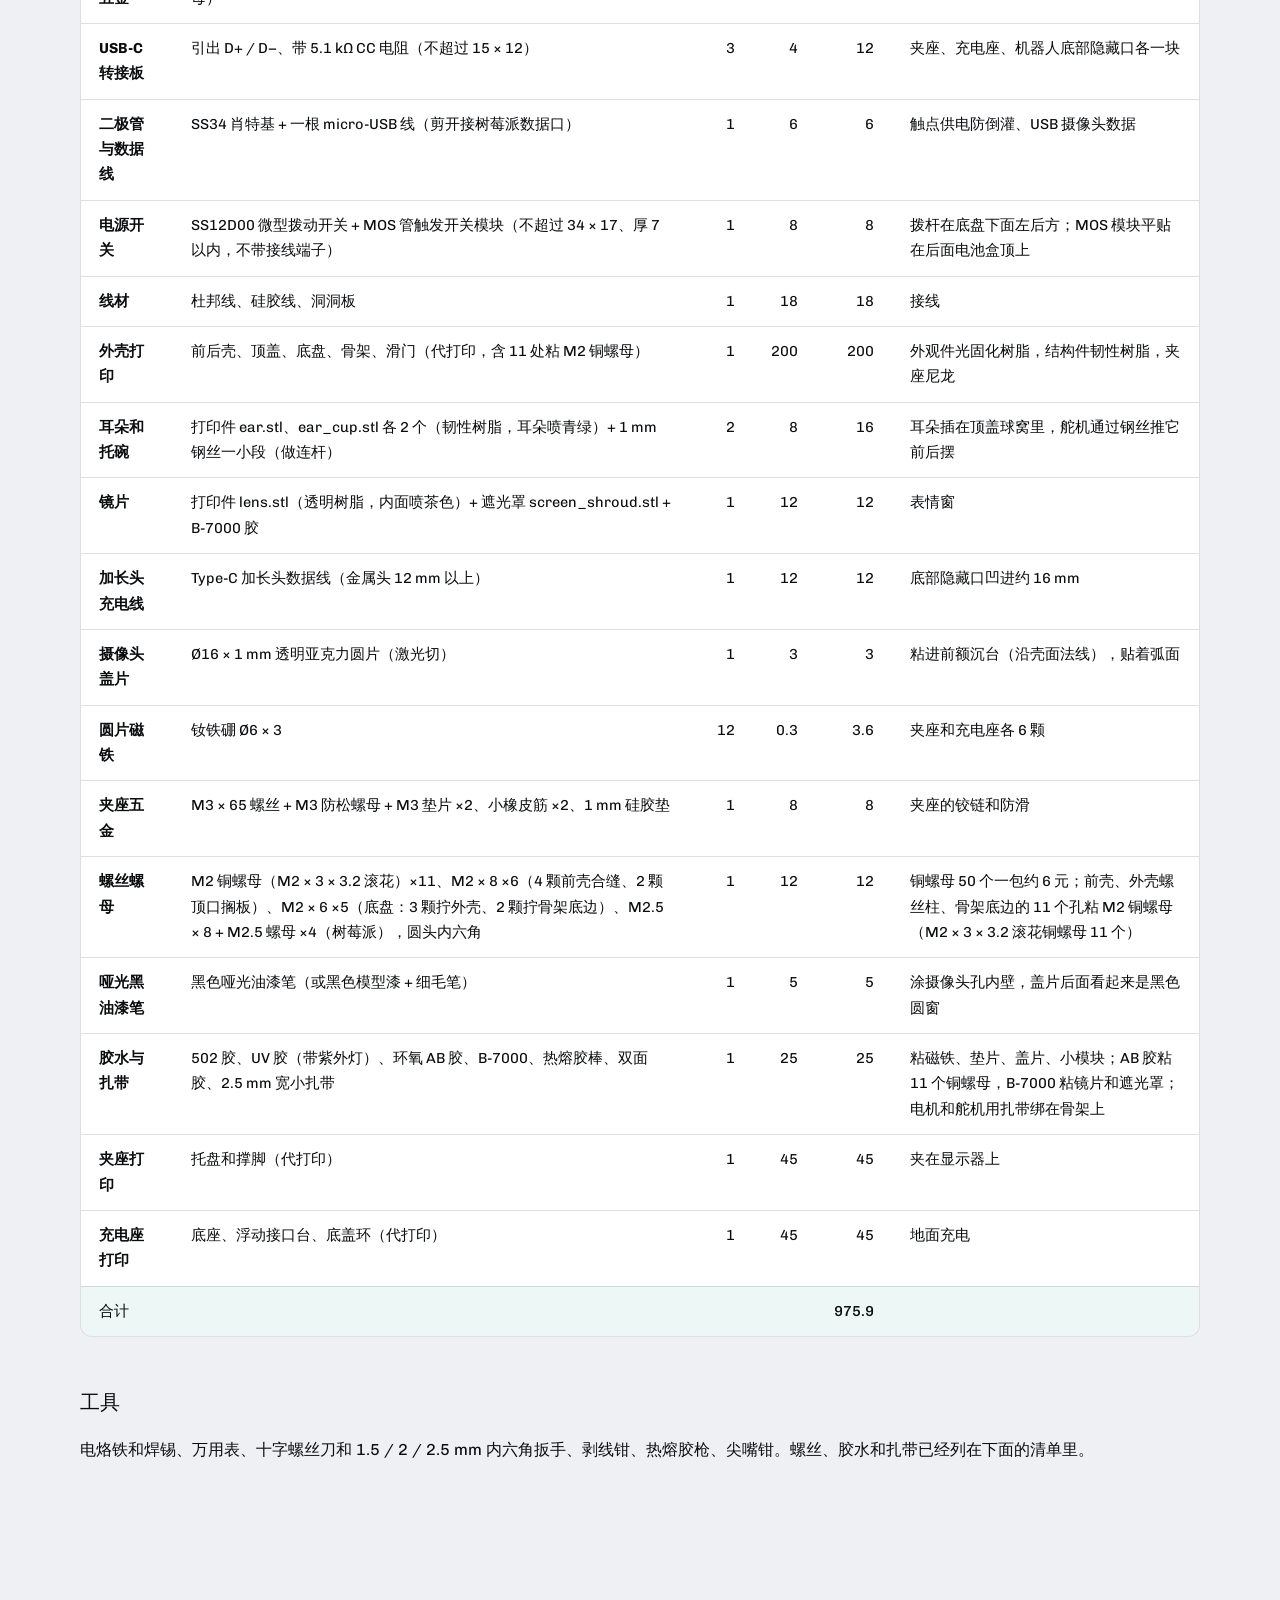
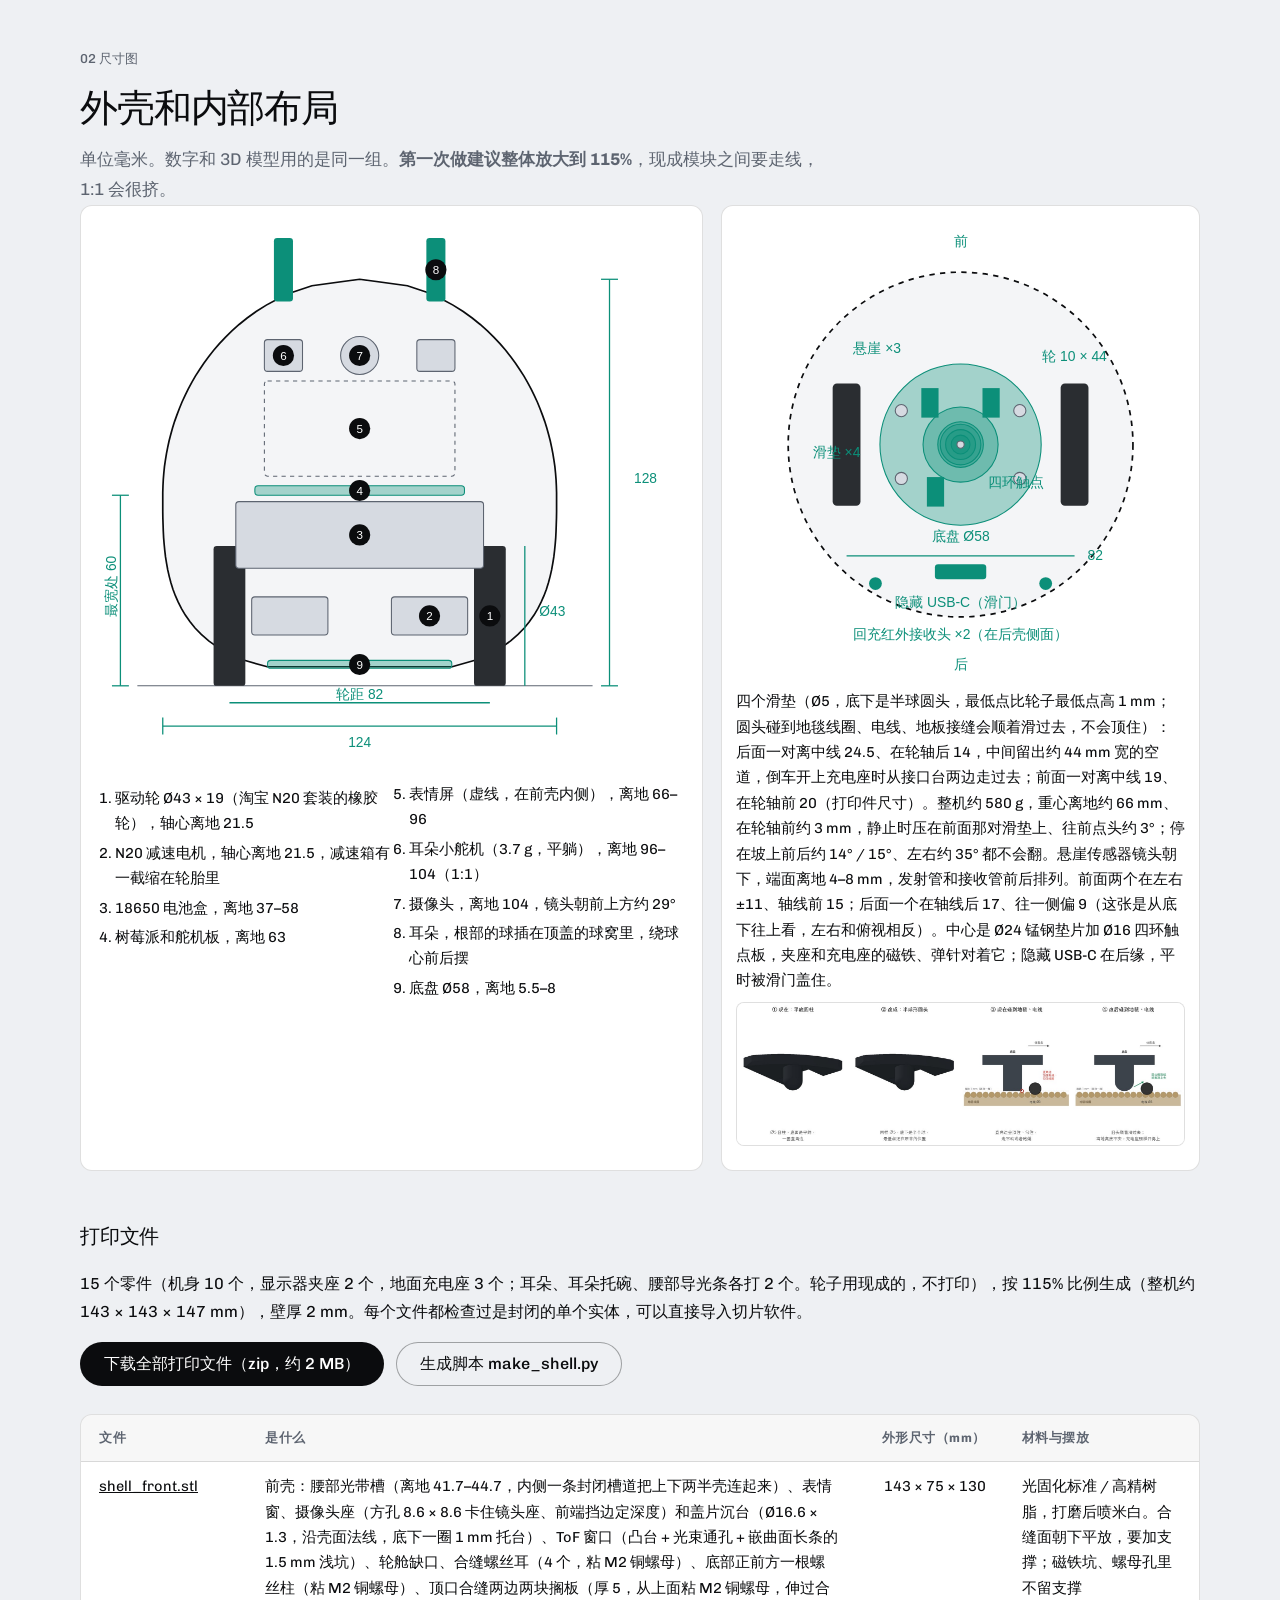
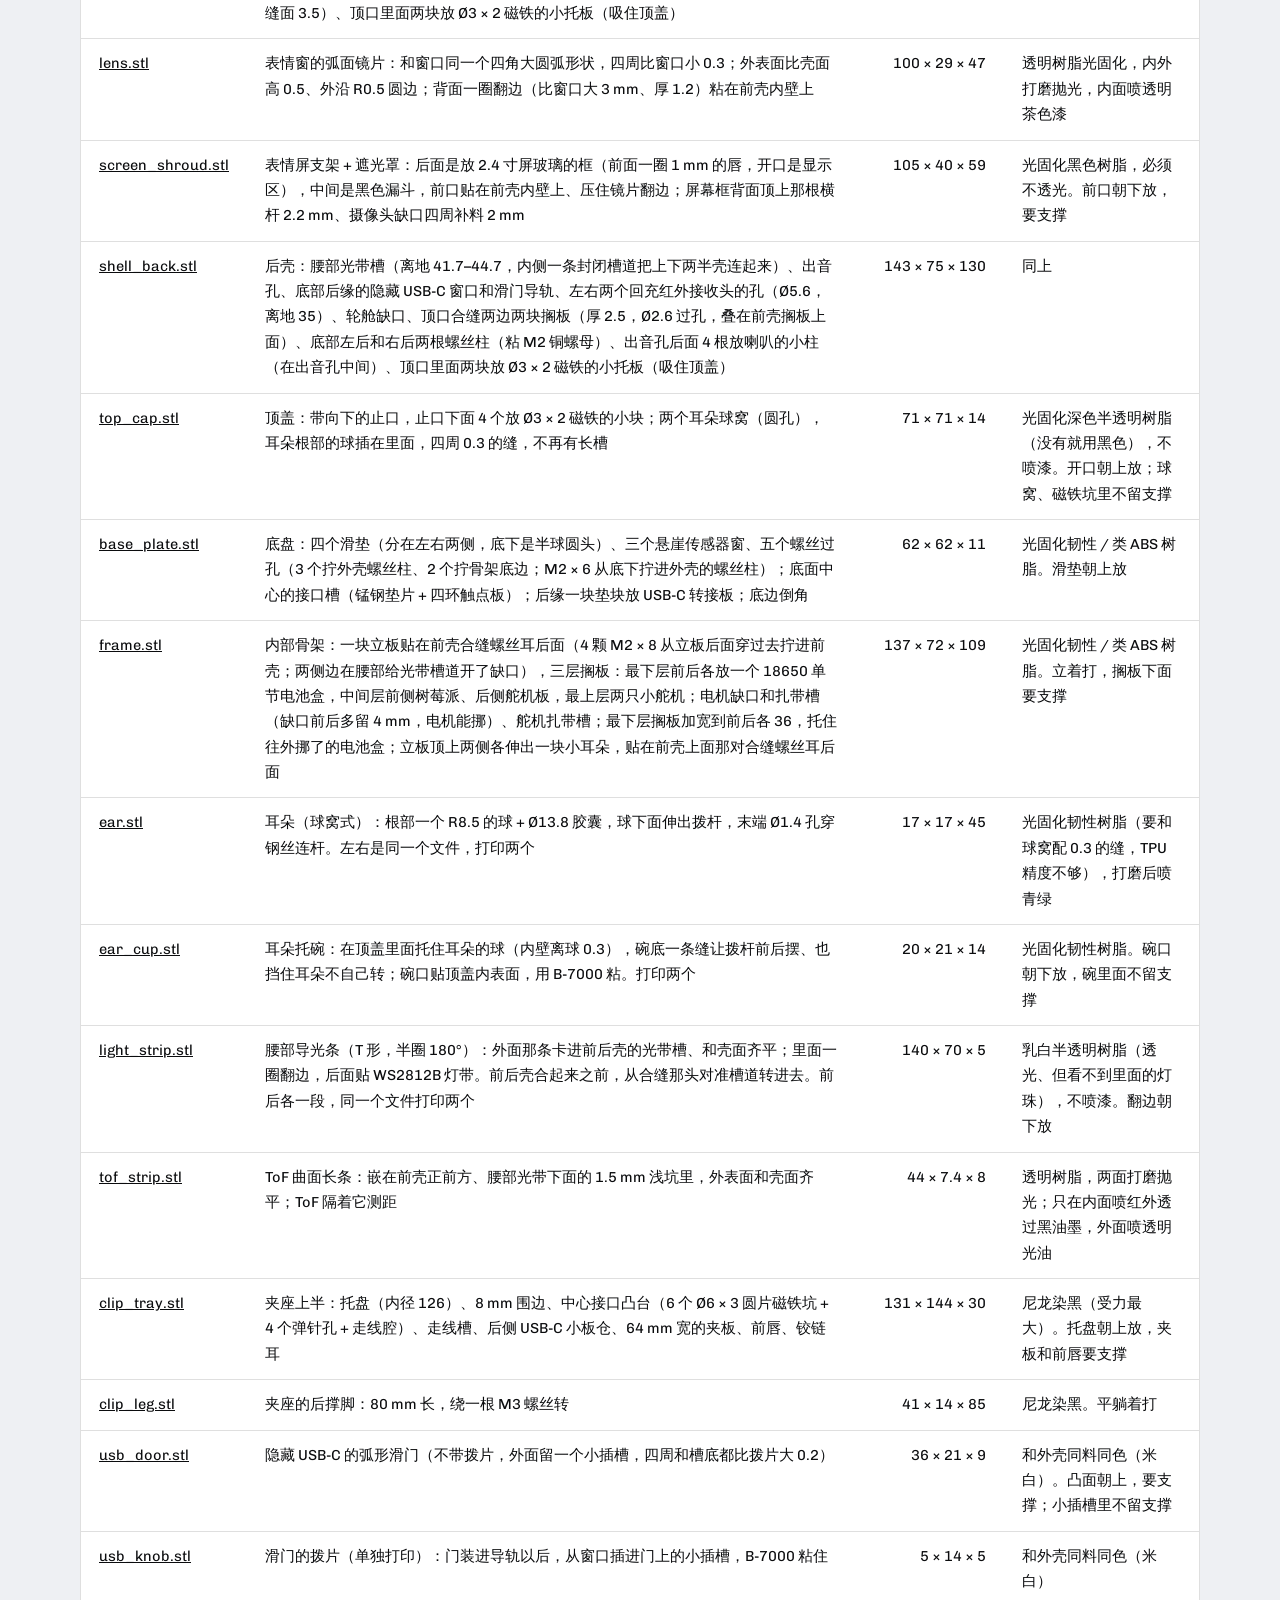
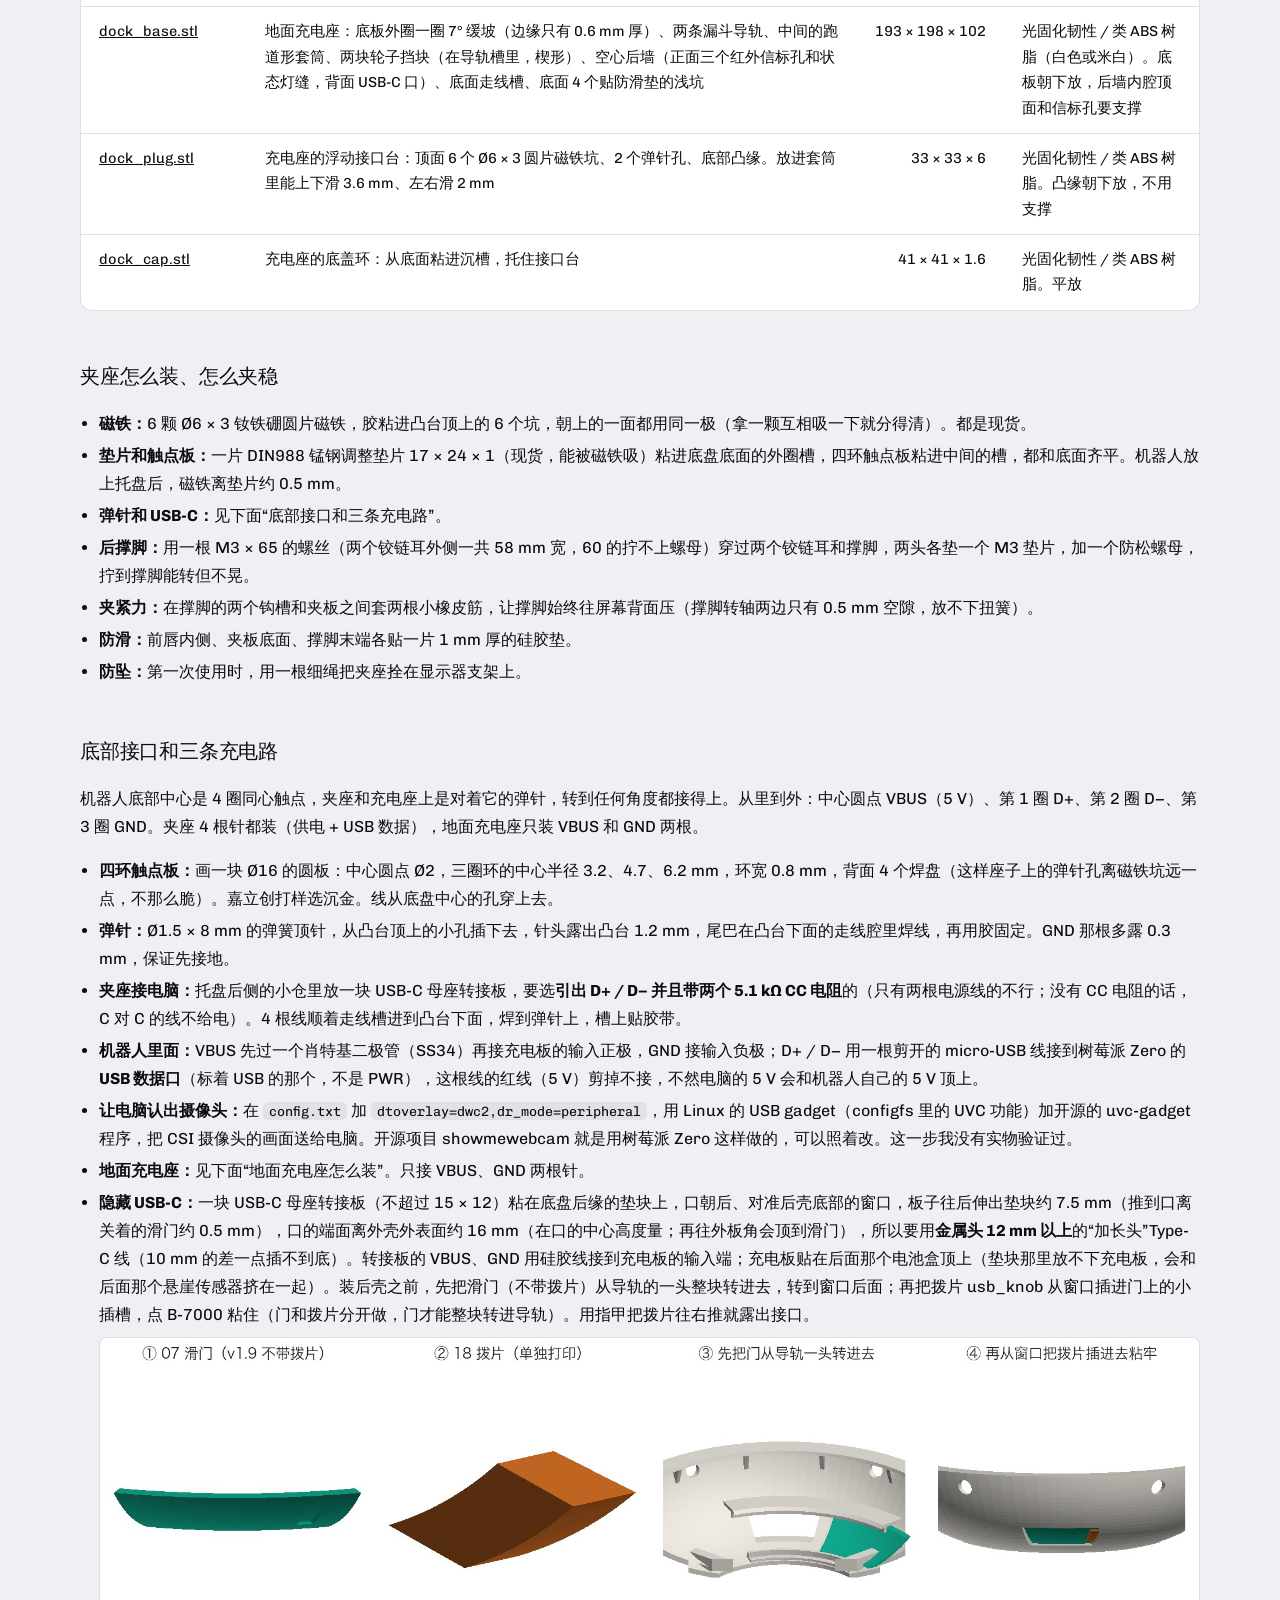
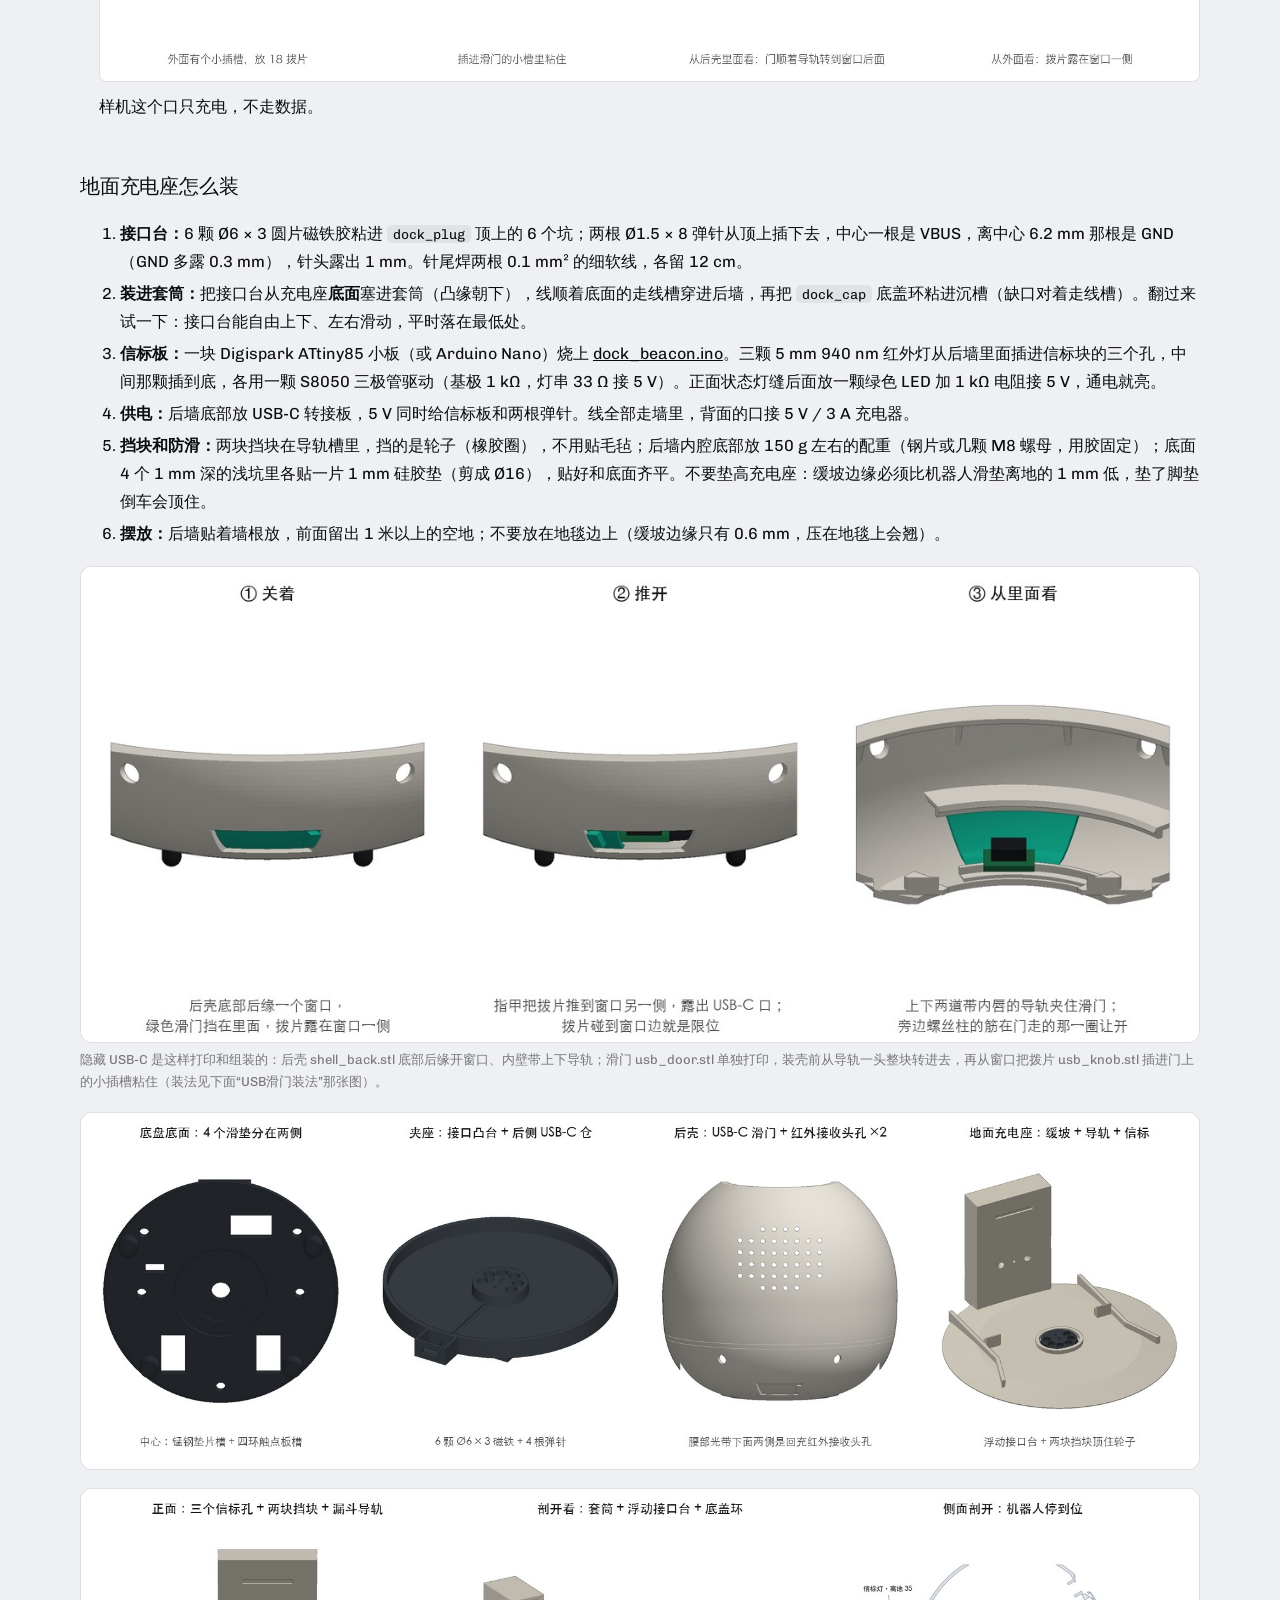
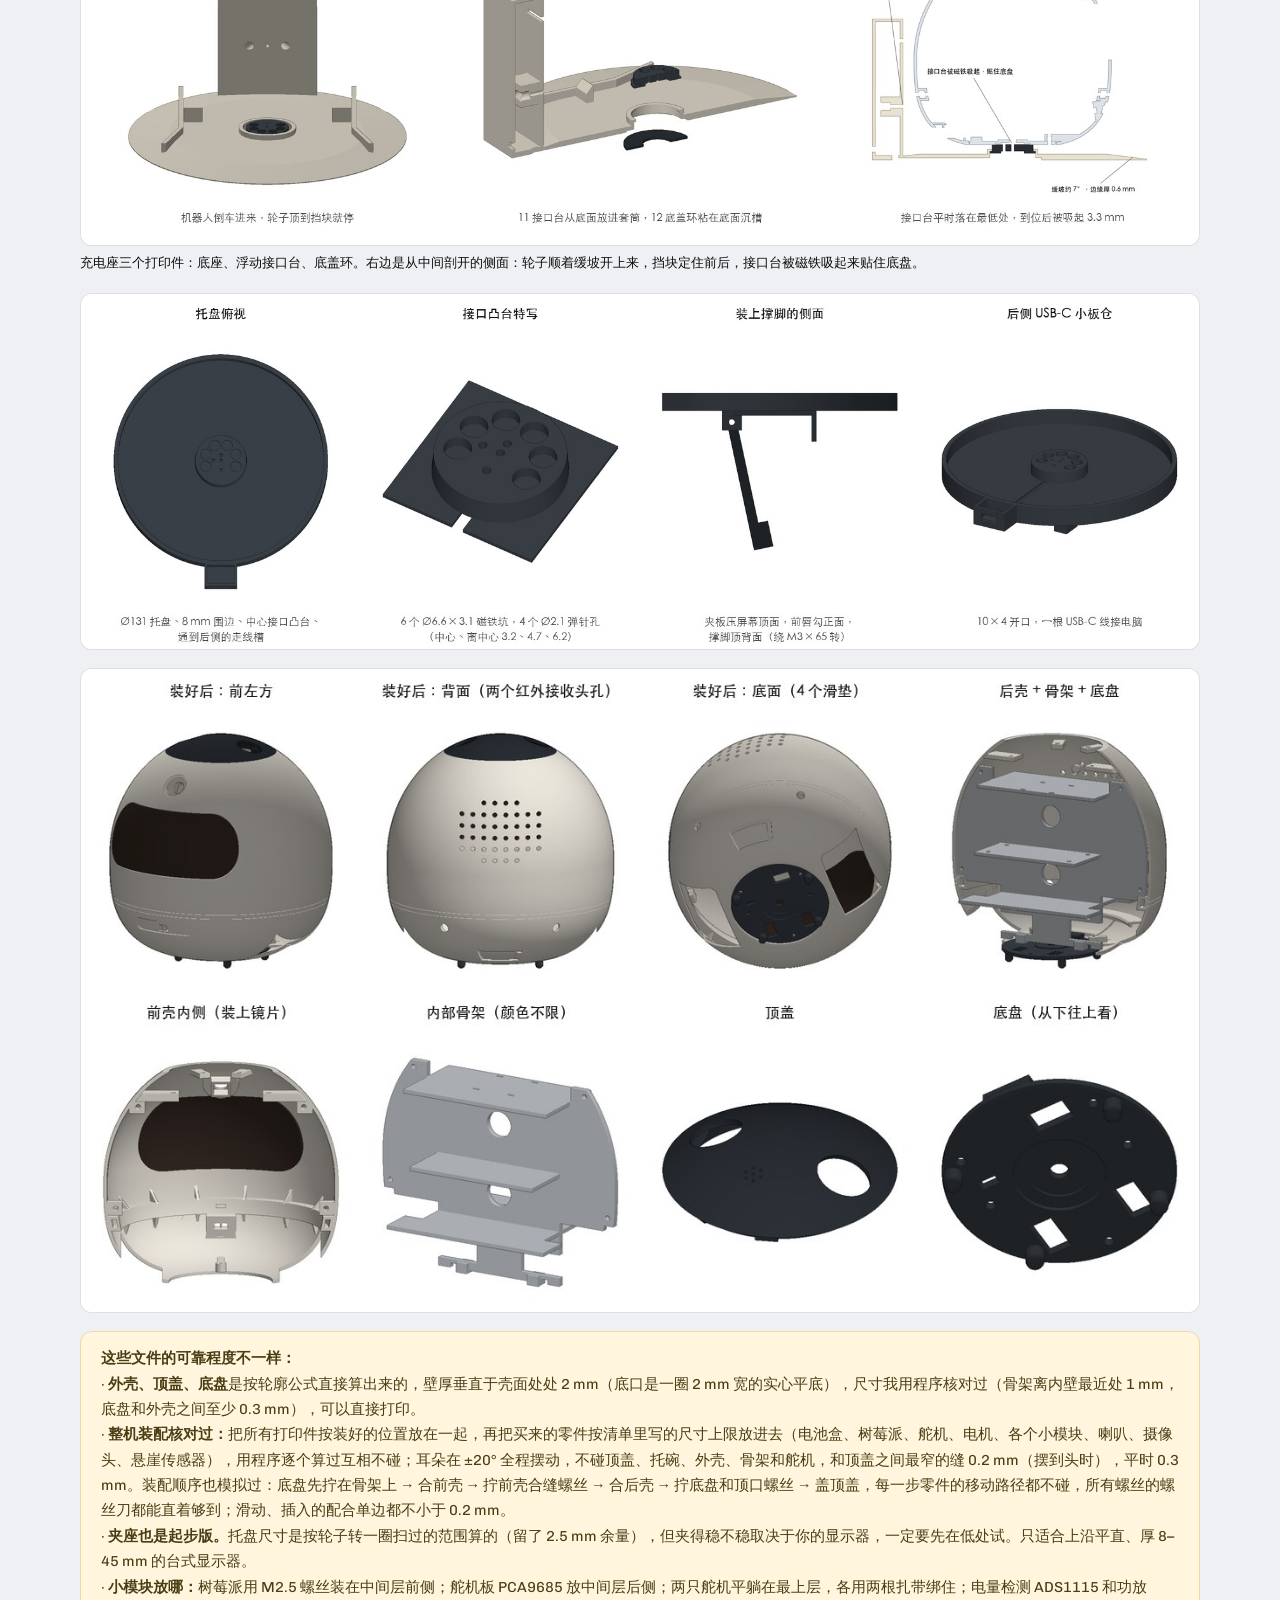
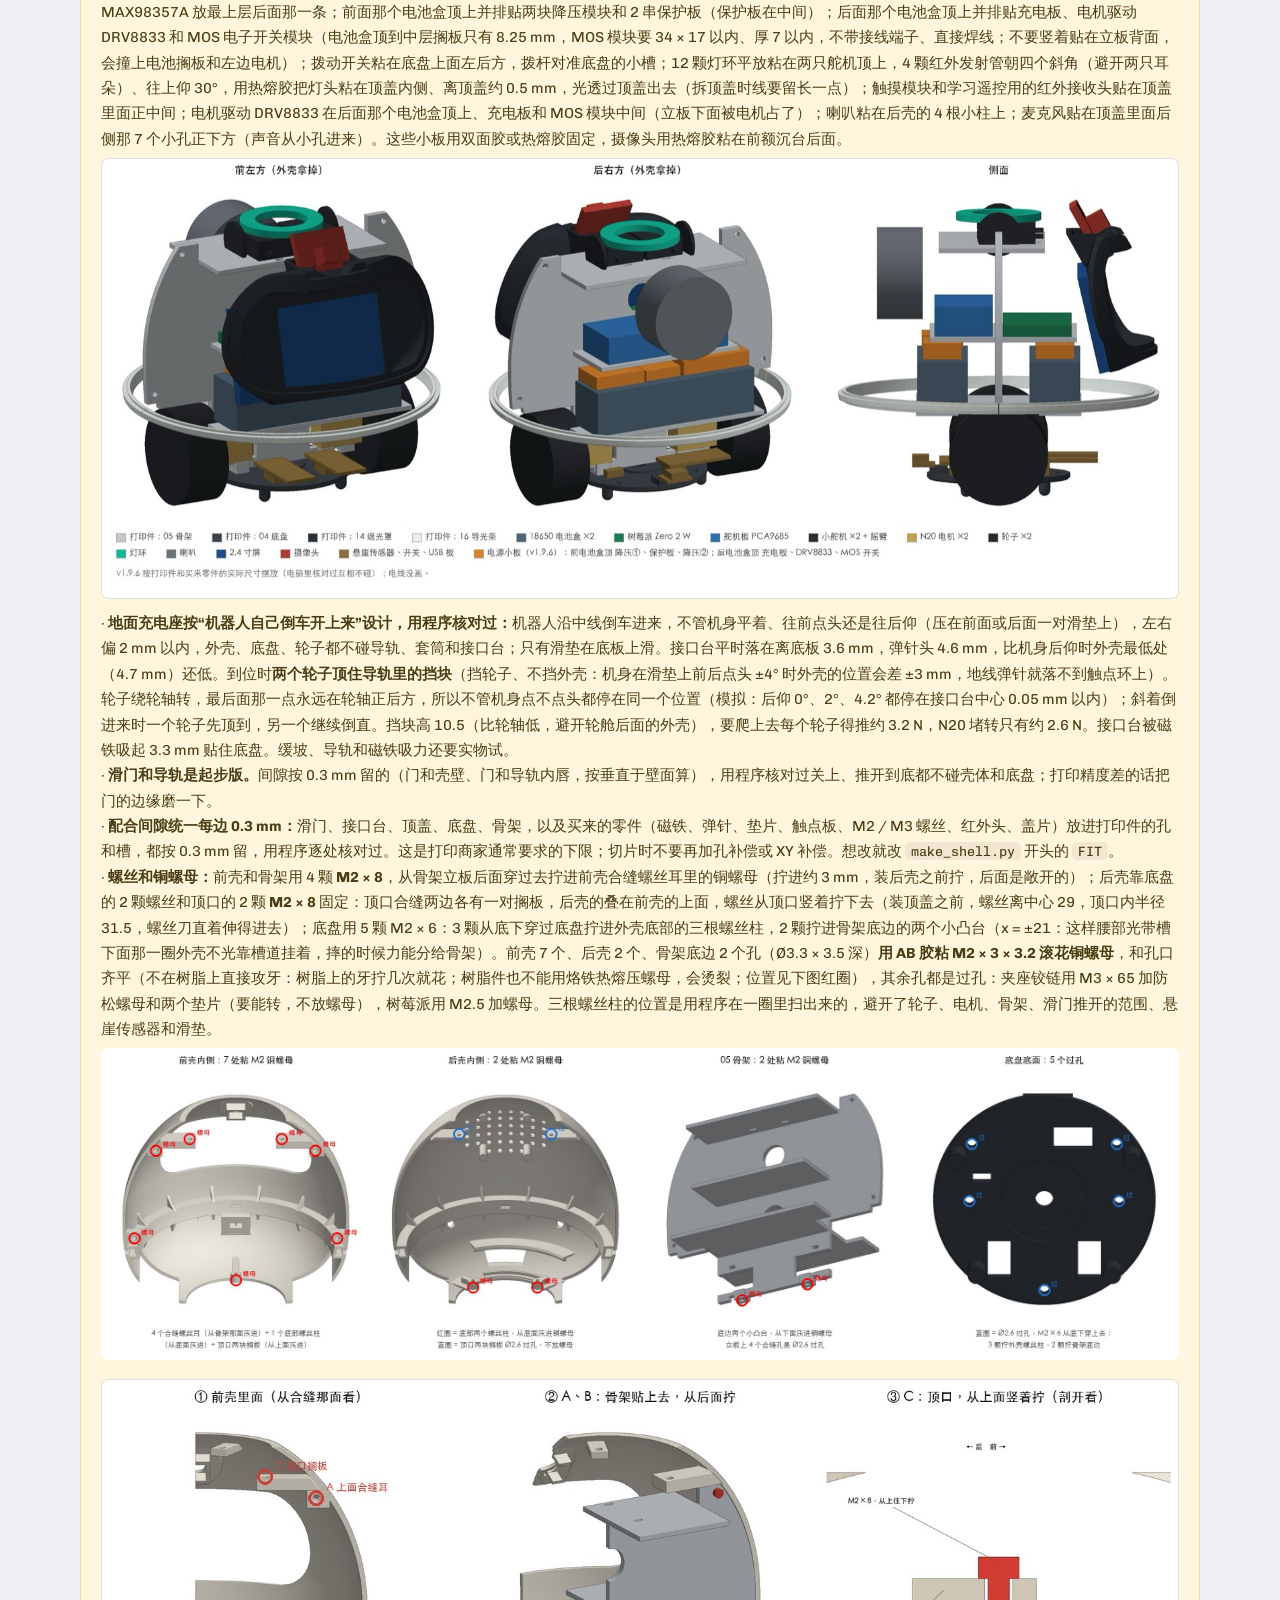
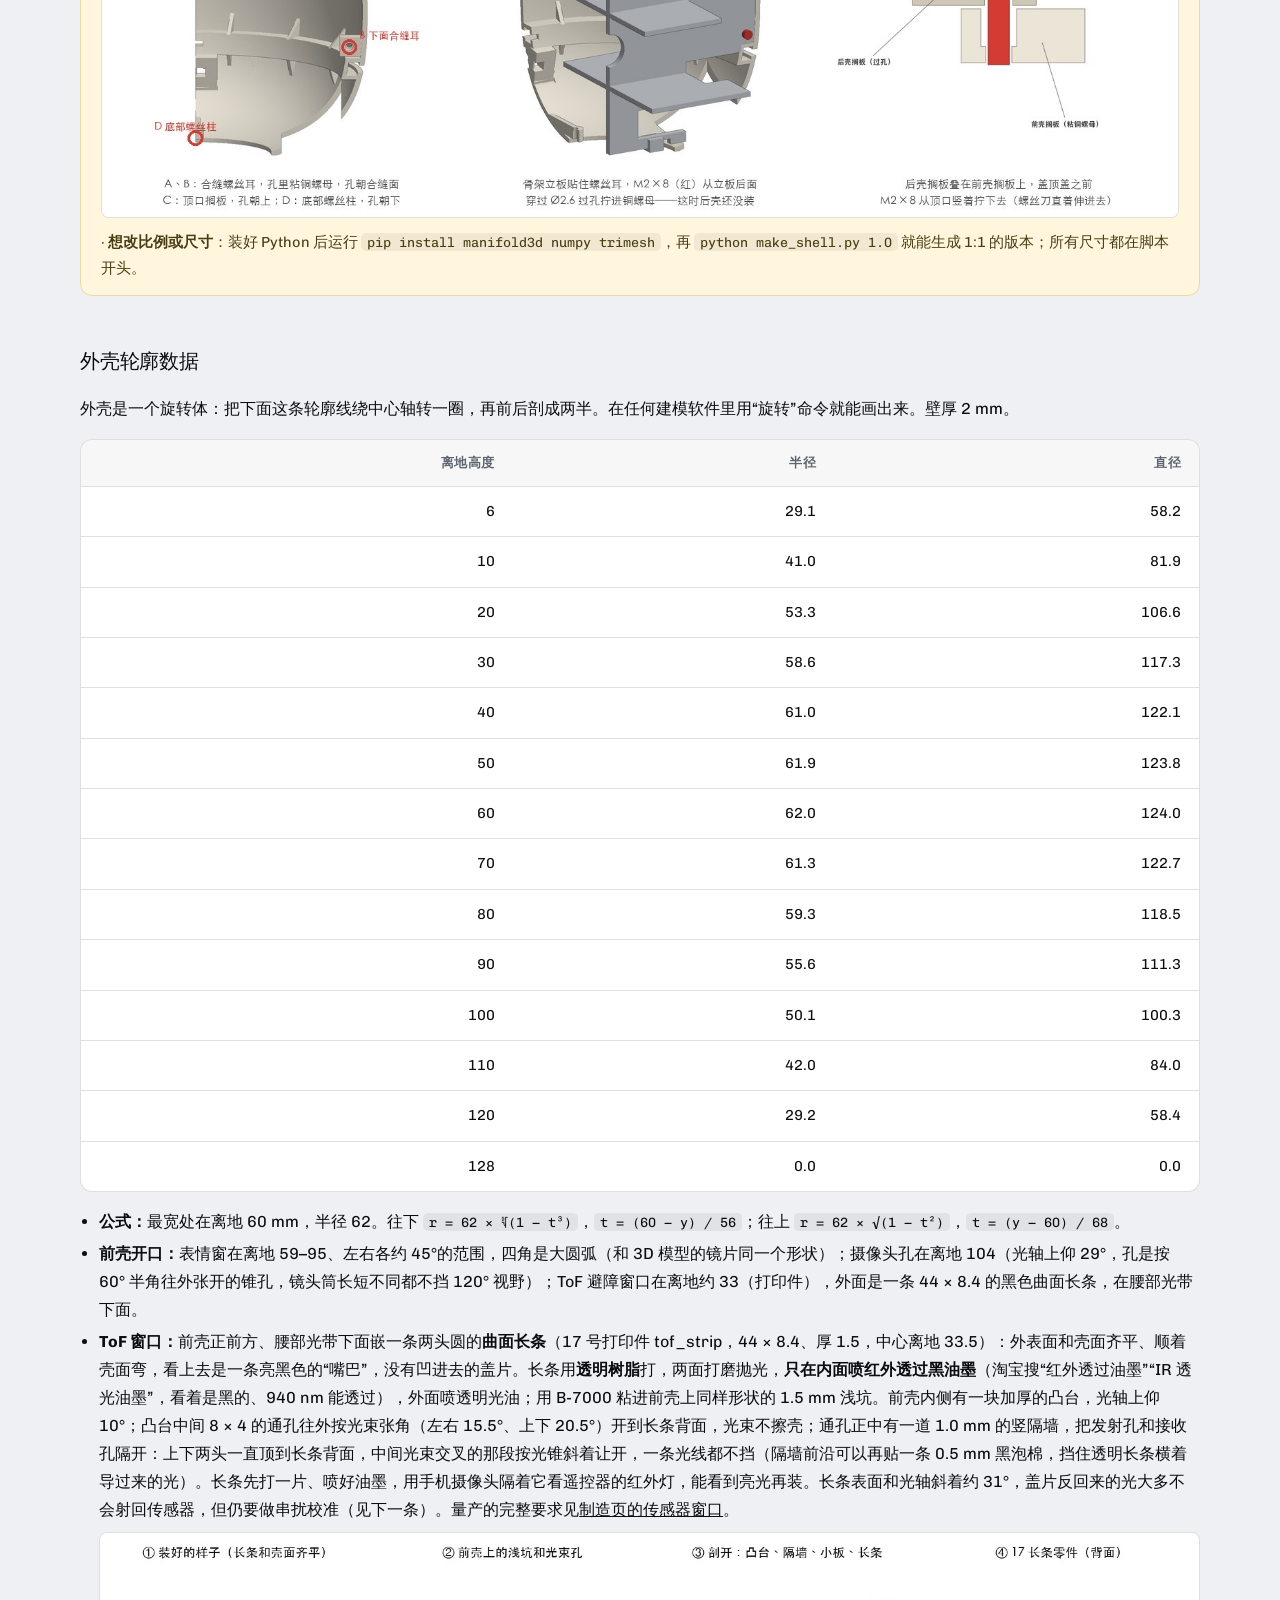
<file: build.html>
<!doctype html>
<html lang="zh-CN">
<head>
<meta charset="utf-8">
<meta name="viewport" content="width=device-width, initial-scale=1">
<title>Nomi 样机制作指南：零件、图纸、接线、程序</title>
<meta name="description" content="自己动手做一台 Nomi 样机：采购清单、尺寸图、接线表、组装步骤和全部程序。">
<link rel="preconnect" href="https://fonts.googleapis.com">
<link rel="preconnect" href="https://fonts.gstatic.com" crossorigin>
<link href="https://fonts.googleapis.com/css2?family=Chivo:wght@400..700&family=Chivo+Mono:wght@400..500&display=swap" rel="stylesheet">
<link rel="icon" href="favicon.svg" type="image/svg+xml">
<meta name="theme-color" content="#eef0f3">
<link rel="stylesheet" href="site.css">
<style>
.draw { display: grid; grid-template-columns: 1.3fr 1fr; gap: 18px; }
.draw > div { background: var(--card); border: 1px solid var(--line); border-radius: 12px; padding: 14px; }
.draw svg { display: block; width: 100%; height: auto; }
.draw .o { fill: #f4f5f7; stroke: #0b0c0e; stroke-width: 1.6; }
.draw .p { fill: #d6dae1; stroke: #5d6470; stroke-width: 1; }
.draw .w { fill: #2a2d31; }
.draw .b { fill: #0c8f79; fill-opacity: .35; stroke: #0c8f79; }
.draw .d { fill: none; stroke: #5d6470; stroke-dasharray: 4 4; }
.draw .e { fill: #0c8f79; }
.draw .g { stroke: #5d6470; stroke-width: 1; }
.draw .t { fill: #0b0c0e; } .draw .tn { fill: #fff; font: 500 11px sans-serif; text-anchor: middle; }
.draw .dm line { stroke: #0c8f79; stroke-width: 1.2; } .draw .dm text { fill: #0c8f79; font: 500 13px sans-serif; text-anchor: middle; }
.legend { columns: 2; font-size: 14.5px; padding-left: 1.4em; margin: 12px 0 0; }
code { font: 13.5px 'Chivo Mono', Menlo, monospace; background: rgba(11,12,14,.06); padding: 1px 6px; border-radius: 5px; }
pre code { background: none; padding: 0; color: inherit; }
@media (max-width: 860px) { .draw { grid-template-columns: 1fr; } .legend { columns: 1; } }
</style>
</head>
<body>
<nav><div class="wrap"><b>Nomi</b><a href="index.html">首页</a><a href="#parts">采购清单</a><a href="#drawing">尺寸图</a><a href="#stl">打印文件</a><a href="#wiring">接线</a><a href="#steps">步骤</a><a href="#code">程序</a><a href="make.html">量产与成本</a><a class="cta" href="sim.html?v=20261125d">打开 3D 模型</a></div></nav>

<header class="hero"><div class="wrap">
  <div class="eyebrow">样机制作指南</div>
  <h1>自己动手做一台 Nomi</h1>
  <p class="lead">照着这一页买零件、打印外壳、接线、装程序，就能做出一台会走、有表情、能对话、能遥控家电、手机上能看画面的样机。</p>
  <div class="note"><b>先说清楚三件事：</b><br>
  1. 这份方案和程序是我按各零件的公开用法写的，<b>没有在实物上跑过</b>。程序通过了语法检查，但接线和驱动在你的板子上大概率需要调试，文中标出了最容易出问题的地方。<br>
  2. 你没有告诉我用哪种主控，我按<b>树莓派 Zero 2 W</b> 写（要跑摄像头和对话，它比 ESP32 省事）。也没说有没有 3D 打印机，我按<b>网上代打印</b>写。<br>
  3. 外壳的打印文件已经生成好了（见“尺寸图”一节），但<b>没有实际打印和试装过</b>：外壳和骨架都按下面“采购清单”里的零件尺寸用程序摆过一遍、核对过不打架，可以直接打；买到实物后最好量一下关键尺寸（舵机、电池盒、充电板、喇叭）再装。</div>
  <div class="kpis">
    <div><span>零件总价</span><b id="k-total">—</b><small>元</small></div>
    <div><span>零件种类</span><b id="k-n">—</b><small>种</small></div>
    <div><span>做到能走有表情</span><b>1 个</b><small>周末</small></div>
    <div><span>全部做完</span><b>4–8</b><small>周</small></div>
  </div>
</div></header>

<section id="parts"><div class="wrap">
  <div class="eyebrow">01 采购清单</div><h2>买这些</h2>
  <p>都是电商平台上搜型号就能买到的通用模块。价格是常见零售价的估算。</p>
  <div class="tbl"><table id="parts-t"></table></div>
  <h3>工具</h3>
  <p>电烙铁和焊锡、万用表、十字螺丝刀和 1.5 / 2 / 2.5 mm 内六角扳手、剥线钳、热熔胶枪、尖嘴钳。螺丝、胶水和扎带已经列在下面的清单里。</p>
</div></section>

<section id="drawing"><div class="wrap">
  <div class="eyebrow">02 尺寸图</div><h2>外壳和内部布局</h2>
  <p>单位毫米。数字和 3D 模型用的是同一组。<b>第一次做建议整体放大到 115%</b>，现成模块之间要走线，1:1 会很挤。</p>
  <div class="draw">
    <div><svg viewBox="0 0 560 520" role="img" aria-label="正视剖面图：外壳轮廓和内部零件的安装高度">
<path class="o" d="M337.3,422.0 L358.9,415.9 L373.3,409.8 L384.0,403.7 L392.6,397.6 L399.6,391.5 L405.5,385.4 L410.4,379.3 L414.7,373.2 L418.3,367.1 L421.4,361.0 L424.1,354.9 L426.4,348.8 L428.3,342.7 L429.9,336.6 L431.3,330.5 L432.4,324.4 L433.4,318.3 L434.1,312.2 L434.7,306.1 L435.2,300.0 L435.5,293.9 L435.7,287.8 L435.9,281.7 L436.0,275.6 L436.0,269.5 L436.0,263.4 L436.0,257.3 L435.8,251.2 L435.5,245.1 L435.0,239.0 L434.4,232.9 L433.5,226.8 L432.5,220.7 L431.3,214.6 L430.0,208.5 L428.4,202.4 L426.7,196.3 L424.8,190.2 L422.6,184.1 L420.3,178.0 L417.8,171.9 L415.0,165.8 L412.0,159.7 L408.7,153.6 L405.2,147.5 L401.3,141.4 L397.2,135.3 L392.7,129.2 L387.9,123.1 L382.7,117.0 L376.9,110.9 L370.7,104.8 L363.9,98.7 L356.3,92.6 L347.8,86.5 L338.2,80.4 L327.0,74.3 L313.4,68.2 L295.1,62.1 L250.0,56.0 L250.0,56.0 L204.9,62.1 L186.6,68.2 L173.0,74.3 L161.8,80.4 L152.2,86.5 L143.7,92.6 L136.1,98.7 L129.3,104.8 L123.1,110.9 L117.3,117.0 L112.1,123.1 L107.3,129.2 L102.8,135.3 L98.7,141.4 L94.8,147.5 L91.3,153.6 L88.0,159.7 L85.0,165.8 L82.2,171.9 L79.7,178.0 L77.4,184.1 L75.2,190.2 L73.3,196.3 L71.6,202.4 L70.0,208.5 L68.7,214.6 L67.5,220.7 L66.5,226.8 L65.6,232.9 L65.0,239.0 L64.5,245.1 L64.2,251.2 L64.0,257.3 L64.0,263.4 L64.0,269.5 L64.0,275.6 L64.1,281.7 L64.3,287.8 L64.5,293.9 L64.8,300.0 L65.3,306.1 L65.9,312.2 L66.6,318.3 L67.6,324.4 L68.7,330.5 L70.1,336.6 L71.7,342.7 L73.6,348.8 L75.9,354.9 L78.6,361.0 L81.7,367.1 L85.3,373.2 L89.6,379.3 L94.5,385.4 L100.4,391.5 L107.4,397.6 L116.0,403.7 L126.7,409.8 L141.1,415.9 L162.7,422.0Z"/>
<line class="g" x1="40" y1="440" x2="470" y2="440"/>
<rect class="w" x="358.0" y="308.0" width="30.0" height="132.0" rx="3"/><rect class="w" x="112.0" y="308.0" width="30.0" height="132.0" rx="3"/>
<rect class="p" x="280.0" y="356.0" width="72.0" height="36.0" rx="3"/><rect class="p" x="148.0" y="356.0" width="72.0" height="36.0" rx="3"/>
<rect class="p" x="133.0" y="266.0" width="234.0" height="63.0" rx="3"/>
<rect class="b" x="151.0" y="251.0" width="198.0" height="9.0" rx="3"/>
<rect class="d" x="160.0" y="152.0" width="180.0" height="90.0" rx="3"/>
<rect class="p" x="160.0" y="113.0" width="36.0" height="30.0" rx="3"/><rect class="p" x="304.0" y="113.0" width="36.0" height="30.0" rx="3"/>
<circle class="p" cx="250" cy="128" r="18"/>
<rect class="e" x="169.0" y="17.0" width="18.0" height="60.0" rx="3"/><rect class="e" x="313.0" y="17.0" width="18.0" height="60.0" rx="3"/>
<rect class="b" x="163.0" y="416.0" width="174.0" height="7.5" rx="3"/>
<g><circle class="t" cx="373.0" cy="374.0" r="10"/><text class="tn" x="373.0" y="378.0">1</text></g><g><circle class="t" cx="316.0" cy="374.0" r="10"/><text class="tn" x="316.0" y="378.0">2</text></g><g><circle class="t" cx="250.0" cy="297.5" r="10"/><text class="tn" x="250.0" y="301.5">3</text></g><g><circle class="t" cx="250.0" cy="255.5" r="10"/><text class="tn" x="250.0" y="259.5">4</text></g><g><circle class="t" cx="250.0" cy="197.0" r="10"/><text class="tn" x="250.0" y="201.0">5</text></g><g><circle class="t" cx="178.0" cy="128.0" r="10"/><text class="tn" x="178.0" y="132.0">6</text></g><g><circle class="t" cx="250.0" cy="128.0" r="10"/><text class="tn" x="250.0" y="132.0">7</text></g><g><circle class="t" cx="322.0" cy="47.0" r="10"/><text class="tn" x="322.0" y="51.0">8</text></g><g><circle class="t" cx="250.0" cy="419.9" r="10"/><text class="tn" x="250.0" y="423.9">9</text></g>
<g class="dm"><line x1="64" y1="478" x2="436" y2="478"/><line x1="64" y1="470" x2="64" y2="486"/><line x1="436" y1="470" x2="436" y2="486"/><text x="250" y="498">124</text>
<line x1="127" y1="456" x2="373" y2="456"/><text x="250" y="452">轮距 82</text>
<line x1="486" y1="440" x2="486" y2="56"/><line x1="478" y1="440" x2="494" y2="440"/><line x1="478" y1="56" x2="494" y2="56"/><text x="520" y="248">128</text>
<line x1="406" y1="440" x2="406" y2="308"/><text x="432" y="374">Ø43</text>
<line x1="24" y1="440" x2="24" y2="260"/><line x1="16" y1="260" x2="32" y2="260"/><line x1="16" y1="440" x2="32" y2="440"/><text x="24" y="350" transform="rotate(-90 20 350)">最宽处 60</text></g>
</svg><ol class="legend"><li>驱动轮 Ø43 × 19（淘宝 N20 套装的橡胶轮），轴心离地 21.5</li><li>N20 减速电机，轴心离地 21.5，减速箱有一截缩在轮胎里</li><li>18650 电池盒，离地 37–58</li><li>树莓派和舵机板，离地 63</li><li>表情屏（虚线，在前壳内侧），离地 66–96</li><li>耳朵小舵机（3.7 g，平躺），离地 96–104（1:1）</li><li>摄像头，离地 104，镜头朝前上方约 29°</li><li>耳朵，根部的球插在顶盖的球窝里，绕球心前后摆</li><li>底盘 Ø58，离地 5.5–8</li></ol></div>
    <div><svg viewBox="0 0 420 430" role="img" aria-label="底视图：底盘、轮子、滑垫、悬崖传感器、中心接口和隐藏 USB-C 的位置">
<circle class="o" style="stroke-dasharray:5 5" cx="210" cy="210" r="161.20000000000002"/>
<circle class="b" cx="210" cy="210" r="75.4"/>
<rect class="w" x="303.6" y="152.8" width="26.0" height="114.4" rx="4"/><rect class="w" x="90.39999999999999" y="152.8" width="26.0" height="114.4" rx="4"/>
<circle class="p" cx="154.6" cy="178.3" r="5.7"/><circle class="p" cx="265.4" cy="178.3" r="5.7"/><circle class="p" cx="154.6" cy="241.7" r="5.7"/><circle class="p" cx="265.4" cy="241.7" r="5.7"/>
<circle class="e" cx="130.4" cy="340" r="6"/><circle class="e" cx="289.6" cy="340" r="6"/>
<circle class="b" cx="210" cy="210" r="35.1"/><circle class="b" cx="210" cy="210" r="21.3"/><circle class="b" cx="210" cy="210" r="8.8"/><circle class="b" cx="210" cy="210" r="14"/><circle class="b" cx="210" cy="210" r="19"/><circle class="p" cx="210" cy="210" r="3.4"/>
<rect class="e" x="186" y="322" width="48" height="14" rx="3"/>
<rect class="e" x="173.3" y="157.2" width="16.1" height="27.6"/><rect class="e" x="230.5" y="157.2" width="16.1" height="27.6"/><rect class="e" x="178.5" y="240.4" width="16.1" height="27.6"/>
<g class="dm"><text x="210" y="24">前</text><text x="210" y="420">后</text>
<line x1="103.39999999999999" y1="314.0" x2="316.6" y2="314.0"/><text x="336" y="318.0">82</text>
<text x="210" y="300.0">底盘 Ø58</text><text x="210" y="362.0">隐藏 USB-C（滑门）</text><text x="210" y="392">回充红外接收头 ×2（在后壳侧面）</text><text x="94" y="222">滑垫 ×4</text><text x="262" y="250.0">四环触点</text><text x="316.6" y="132.0">轮 10 × 44</text><text x="132.0" y="124.2">悬崖 ×3</text></g>
</svg><p style="font-size:14.5px;margin:10px 0 0">四个滑垫（Ø5，底下是半球圆头，最低点比轮子最低点高 1 mm；圆头碰到地毯线圈、电线、地板接缝会顺着滑过去，不会顶住）：后面一对离中线 24.5、在轮轴后 14，中间留出约 44 mm 宽的空道，倒车开上充电座时从接口台两边走过去；前面一对离中线 19、在轮轴前 20（打印件尺寸）。整机约 580 g，重心离地约 66 mm、在轮轴前约 3 mm，静止时压在前面那对滑垫上、往前点头约 3°；停在坡上前后约 14° / 15°、左右约 35° 都不会翻。悬崖传感器镜头朝下，端面离地 4–8 mm，发射管和接收管前后排列。前面两个在左右 ±11、轴线前 15；后面一个在轴线后 17、往一侧偏 9（这张是从底下往上看，左右和俯视相反）。中心是 Ø24 锰钢垫片加 Ø16 四环触点板，夹座和充电座的磁铁、弹针对着它；隐藏 USB-C 在后缘，平时被滑门盖住。<br><img src="img/cad-pads.jpg?v=20261126" alt="滑垫：原来的平底圆柱和现在的半球圆头，碰到地毯和电线时的区别" style="width:100%;margin:8px 0 2px;border-radius:8px;border:1px solid var(--line);background:#fff" loading="lazy"></p></div>
  </div>
  <h3 id="stl">打印文件</h3>
  <p>15 个零件（机身 10 个，显示器夹座 2 个，地面充电座 3 个；耳朵、耳朵托碗、腰部导光条各打 2 个。轮子用现成的，不打印），按 115% 比例生成（整机约 143 × 143 × 147 mm），壁厚 2 mm。每个文件都检查过是封闭的单个实体，可以直接导入切片软件。</p>
  <p><a class="btn" href="cad/nomi-stl-115.zip">下载全部打印文件（zip，约 2 MB）</a><a class="btn ghost" href="cad/make_shell.py">生成脚本 make_shell.py</a></p>
  <div class="tbl"><table>
    <tr><th>文件</th><th>是什么</th><th class="n">外形尺寸（mm）</th><th>材料与摆放</th></tr>
    <tr><td><a href="cad/stl/shell_front.stl">shell_front.stl</a></td><td>前壳：腰部光带槽（离地 41.7–44.7，内侧一条封闭槽道把上下两半壳连起来）、表情窗、摄像头座（方孔 8.6 × 8.6 卡住镜头座、前端挡边定深度）和盖片沉台（Ø16.6 × 1.3，沿壳面法线，底下一圈 1 mm 托台）、ToF 窗口（凸台 + 光束通孔 + 嵌曲面长条的 1.5 mm 浅坑）、轮舱缺口、合缝螺丝耳（4 个，粘 M2 铜螺母）、底部正前方一根螺丝柱（粘 M2 铜螺母）、顶口合缝两边两块搁板（厚 5，从上面粘 M2 铜螺母，伸过合缝面 3.5）、顶口里面两块放 Ø3 × 2 磁铁的小托板（吸住顶盖）</td><td class="n">143 × 75 × 130</td><td>光固化标准 / 高精树脂，打磨后喷米白。合缝面朝下平放，要加支撑；磁铁坑、螺母孔里不留支撑</td></tr>
    <tr><td><a href="cad/stl/lens.stl">lens.stl</a></td><td>表情窗的弧面镜片：和窗口同一个四角大圆弧形状，四周比窗口小 0.3；外表面比壳面高 0.5、外沿 R0.5 圆边；背面一圈翻边（比窗口大 3 mm、厚 1.2）粘在前壳内壁上</td><td class="n">100 × 29 × 47</td><td>透明树脂光固化，内外打磨抛光，内面喷透明茶色漆</td></tr>
    <tr><td><a href="cad/stl/screen_shroud.stl">screen_shroud.stl</a></td><td>表情屏支架 + 遮光罩：后面是放 2.4 寸屏玻璃的框（前面一圈 1 mm 的唇，开口是显示区），中间是黑色漏斗，前口贴在前壳内壁上、压住镜片翻边；屏幕框背面顶上那根横杆 2.2 mm、摄像头缺口四周补料 2 mm</td><td class="n">105 × 40 × 59</td><td>光固化黑色树脂，必须不透光。前口朝下放，要支撑</td></tr>
    <tr><td><a href="cad/stl/shell_back.stl">shell_back.stl</a></td><td>后壳：腰部光带槽（离地 41.7–44.7，内侧一条封闭槽道把上下两半壳连起来）、出音孔、底部后缘的隐藏 USB-C 窗口和滑门导轨、左右两个回充红外接收头的孔（Ø5.6，离地 35）、轮舱缺口、顶口合缝两边两块搁板（厚 2.5，Ø2.6 过孔，叠在前壳搁板上面）、底部左后和右后两根螺丝柱（粘 M2 铜螺母）、出音孔后面 4 根放喇叭的小柱（在出音孔中间）、顶口里面两块放 Ø3 × 2 磁铁的小托板（吸住顶盖）</td><td class="n">143 × 75 × 130</td><td>同上</td></tr>
    <tr><td><a href="cad/stl/top_cap.stl">top_cap.stl</a></td><td>顶盖：带向下的止口，止口下面 4 个放 Ø3 × 2 磁铁的小块；两个耳朵球窝（圆孔），耳朵根部的球插在里面，四周 0.3 的缝，不再有长槽</td><td class="n">71 × 71 × 14</td><td>光固化深色半透明树脂（没有就用黑色），不喷漆。开口朝上放；球窝、磁铁坑里不留支撑</td></tr>
    <tr><td><a href="cad/stl/base_plate.stl">base_plate.stl</a></td><td>底盘：四个滑垫（分在左右两侧，底下是半球圆头）、三个悬崖传感器窗、五个螺丝过孔（3 个拧外壳螺丝柱、2 个拧骨架底边；M2 × 6 从底下拧进外壳的螺丝柱）；底面中心的接口槽（锰钢垫片 + 四环触点板）；后缘一块垫块放 USB-C 转接板；底边倒角</td><td class="n">62 × 62 × 11</td><td>光固化韧性 / 类 ABS 树脂。滑垫朝上放</td></tr>
    <tr><td><a href="cad/stl/frame.stl">frame.stl</a></td><td>内部骨架：一块立板贴在前壳合缝螺丝耳后面（4 颗 M2 × 8 从立板后面穿过去拧进前壳；两侧边在腰部给光带槽道开了缺口），三层搁板：最下层前后各放一个 18650 单节电池盒，中间层前侧树莓派、后侧舵机板，最上层两只小舵机；电机缺口和扎带槽（缺口前后多留 4 mm，电机能挪）、舵机扎带槽；最下层搁板加宽到前后各 36，托住往外挪了的电池盒；立板顶上两侧各伸出一块小耳朵，贴在前壳上面那对合缝螺丝耳后面</td><td class="n">137 × 72 × 109</td><td>光固化韧性 / 类 ABS 树脂。立着打，搁板下面要支撑</td></tr>
    <tr><td><a href="cad/stl/ear.stl">ear.stl</a></td><td>耳朵（球窝式）：根部一个 R8.5 的球 + Ø13.8 胶囊，球下面伸出拨杆，末端 Ø1.4 孔穿钢丝连杆。左右是同一个文件，打印两个</td><td class="n">17 × 17 × 45</td><td>光固化韧性树脂（要和球窝配 0.3 的缝，TPU 精度不够），打磨后喷青绿</td></tr>
    <tr><td><a href="cad/stl/ear_cup.stl">ear_cup.stl</a></td><td>耳朵托碗：在顶盖里面托住耳朵的球（内壁离球 0.3），碗底一条缝让拨杆前后摆、也挡住耳朵不自己转；碗口贴顶盖内表面，用 B-7000 粘。打印两个</td><td class="n">20 × 21 × 14</td><td>光固化韧性树脂。碗口朝下放，碗里面不留支撑</td></tr>
    <tr><td><a href="cad/stl/light_strip.stl">light_strip.stl</a></td><td>腰部导光条（T 形，半圈 180°）：外面那条卡进前后壳的光带槽、和壳面齐平；里面一圈翻边，后面贴 WS2812B 灯带。前后壳合起来之前，从合缝那头对准槽道转进去。前后各一段，同一个文件打印两个</td><td class="n">140 × 70 × 5</td><td>乳白半透明树脂（透光、但看不到里面的灯珠），不喷漆。翻边朝下放</td></tr>
    <tr><td><a href="cad/stl/tof_strip.stl">tof_strip.stl</a></td><td>ToF 曲面长条：嵌在前壳正前方、腰部光带下面的 1.5 mm 浅坑里，外表面和壳面齐平；ToF 隔着它测距</td><td class="n">44 × 7.4 × 8</td><td>透明树脂，两面打磨抛光；只在内面喷红外透过黑油墨，外面喷透明光油</td></tr>
    <tr><td><a href="cad/stl/clip_tray.stl">clip_tray.stl</a></td><td>夹座上半：托盘（内径 126）、8 mm 围边、中心接口凸台（6 个 Ø6 × 3 圆片磁铁坑 + 4 个弹针孔 + 走线腔）、走线槽、后侧 USB-C 小板仓、64 mm 宽的夹板、前唇、铰链耳</td><td class="n">131 × 144 × 30</td><td>尼龙染黑（受力最大）。托盘朝上放，夹板和前唇要支撑</td></tr>
    <tr><td><a href="cad/stl/clip_leg.stl">clip_leg.stl</a></td><td>夹座的后撑脚：80 mm 长，绕一根 M3 螺丝转</td><td class="n">41 × 14 × 85</td><td>尼龙染黑。平躺着打</td></tr>
    <tr><td><a href="cad/stl/usb_door.stl">usb_door.stl</a></td><td>隐藏 USB-C 的弧形滑门（不带拨片，外面留一个小插槽，四周和槽底都比拨片大 0.2）</td><td class="n">36 × 21 × 9</td><td>和外壳同料同色（米白）。凸面朝上，要支撑；小插槽里不留支撑</td></tr>
    <tr><td><a href="cad/stl/usb_knob.stl">usb_knob.stl</a></td><td>滑门的拨片（单独打印）：门装进导轨以后，从窗口插进门上的小插槽，B-7000 粘住</td><td class="n">5 × 14 × 5</td><td>和外壳同料同色（米白）</td></tr>
    <tr><td><a href="cad/stl/dock_base.stl">dock_base.stl</a></td><td>地面充电座：底板外圈一圈 7° 缓坡（边缘只有 0.6 mm 厚）、两条漏斗导轨、中间的跑道形套筒、两块轮子挡块（在导轨槽里，楔形）、空心后墙（正面三个红外信标孔和状态灯缝，背面 USB-C 口）、底面走线槽、底面 4 个贴防滑垫的浅坑</td><td class="n">193 × 198 × 102</td><td>光固化韧性 / 类 ABS 树脂（白色或米白）。底板朝下放，后墙内腔顶面和信标孔要支撑</td></tr>
    <tr><td><a href="cad/stl/dock_plug.stl">dock_plug.stl</a></td><td>充电座的浮动接口台：顶面 6 个 Ø6 × 3 圆片磁铁坑、2 个弹针孔、底部凸缘。放进套筒里能上下滑 3.6 mm、左右滑 2 mm</td><td class="n">33 × 33 × 6</td><td>光固化韧性 / 类 ABS 树脂。凸缘朝下放，不用支撑</td></tr>
    <tr><td><a href="cad/stl/dock_cap.stl">dock_cap.stl</a></td><td>充电座的底盖环：从底面粘进沉槽，托住接口台</td><td class="n">41 × 41 × 1.6</td><td>光固化韧性 / 类 ABS 树脂。平放</td></tr>
  </table></div>
  <h3>夹座怎么装、怎么夹稳</h3>
  <ul>
    <li><b>磁铁：</b>6 颗 Ø6 × 3 钕铁硼圆片磁铁，胶粘进凸台顶上的 6 个坑，朝上的一面都用同一极（拿一颗互相吸一下就分得清）。都是现货。</li>
    <li><b>垫片和触点板：</b>一片 DIN988 锰钢调整垫片 17 × 24 × 1（现货，能被磁铁吸）粘进底盘底面的外圈槽，四环触点板粘进中间的槽，都和底面齐平。机器人放上托盘后，磁铁离垫片约 0.5 mm。</li>
    <li><b>弹针和 USB-C：</b>见下面“底部接口和三条充电路”。</li>
    <li><b>后撑脚：</b>用一根 M3 × 65 的螺丝（两个铰链耳外侧一共 58 mm 宽，60 的拧不上螺母）穿过两个铰链耳和撑脚，两头各垫一个 M3 垫片，加一个防松螺母，拧到撑脚能转但不晃。</li>
    <li><b>夹紧力：</b>在撑脚的两个钩槽和夹板之间套两根小橡皮筋，让撑脚始终往屏幕背面压（撑脚转轴两边只有 0.5 mm 空隙，放不下扭簧）。</li>
    <li><b>防滑：</b>前唇内侧、夹板底面、撑脚末端各贴一片 1 mm 厚的硅胶垫。</li>
    <li><b>防坠：</b>第一次使用时，用一根细绳把夹座拴在显示器支架上。</li>
  </ul>
  <h3 id="charge">底部接口和三条充电路</h3>
  <p>机器人底部中心是 4 圈同心触点，夹座和充电座上是对着它的弹针，转到任何角度都接得上。从里到外：中心圆点 VBUS（5 V）、第 1 圈 D+、第 2 圈 D−、第 3 圈 GND。夹座 4 根针都装（供电 + USB 数据），地面充电座只装 VBUS 和 GND 两根。</p>
  <ul>
    <li><b>四环触点板：</b>画一块 Ø16 的圆板：中心圆点 Ø2，三圈环的中心半径 3.2、4.7、6.2 mm，环宽 0.8 mm，背面 4 个焊盘（这样座子上的弹针孔离磁铁坑远一点，不那么脆）。嘉立创打样选沉金。线从底盘中心的孔穿上去。</li>
    <li><b>弹针：</b>Ø1.5 × 8 mm 的弹簧顶针，从凸台顶上的小孔插下去，针头露出凸台 1.2 mm，尾巴在凸台下面的走线腔里焊线，再用胶固定。GND 那根多露 0.3 mm，保证先接地。</li>
    <li><b>夹座接电脑：</b>托盘后侧的小仓里放一块 USB-C 母座转接板，要选<b>引出 D+ / D− 并且带两个 5.1 kΩ CC 电阻</b>的（只有两根电源线的不行；没有 CC 电阻的话，C 对 C 的线不给电）。4 根线顺着走线槽进到凸台下面，焊到弹针上，槽上贴胶带。</li>
    <li><b>机器人里面：</b>VBUS 先过一个肖特基二极管（SS34）再接充电板的输入正极，GND 接输入负极；D+ / D− 用一根剪开的 micro-USB 线接到树莓派 Zero 的 <b>USB 数据口</b>（标着 USB 的那个，不是 PWR），这根线的红线（5 V）剪掉不接，不然电脑的 5 V 会和机器人自己的 5 V 顶上。</li>
    <li><b>让电脑认出摄像头：</b>在 <code>config.txt</code> 加 <code>dtoverlay=dwc2,dr_mode=peripheral</code>，用 Linux 的 USB gadget（configfs 里的 UVC 功能）加开源的 uvc-gadget 程序，把 CSI 摄像头的画面送给电脑。开源项目 showmewebcam 就是用树莓派 Zero 这样做的，可以照着改。这一步我没有实物验证过。</li>
    <li><b>地面充电座：</b>见下面“地面充电座怎么装”。只接 VBUS、GND 两根针。</li>
    <li><b>隐藏 USB-C：</b>一块 USB-C 母座转接板（不超过 15 × 12）粘在底盘后缘的垫块上，口朝后、对准后壳底部的窗口，板子往后伸出垫块约 7.5 mm（推到口离关着的滑门约 0.5 mm），口的端面离外壳外表面约 16 mm（在口的中心高度量；再往外板角会顶到滑门），所以要用<b>金属头 12 mm 以上</b>的“加长头”Type-C 线（10 mm 的差一点插不到底）。转接板的 VBUS、GND 用硅胶线接到充电板的输入端；充电板贴在后面那个电池盒顶上（垫块那里放不下充电板，会和后面那个悬崖传感器挤在一起）。装后壳之前，先把滑门（不带拨片）从导轨的一头整块转进去，转到窗口后面；再把拨片 usb_knob 从窗口插进门上的小插槽，点 B-7000 粘住（门和拨片分开做，门才能整块转进导轨）。用指甲把拨片往右推就露出接口。<br><img src="img/cad-usb-fit.jpg?v=20261125v19" alt="滑门和拨片怎么装：滑门、拨片、门从导轨一头转进去、拨片从窗口插进去" style="width:100%;margin:8px 0 2px;border-radius:8px;border:1px solid var(--line);background:#fff" loading="lazy">样机这个口只充电，不走数据。</li>
  </ul>
  <h3 id="dock">地面充电座怎么装</h3>
  <ol>
    <li><b>接口台：</b>6 颗 Ø6 × 3 圆片磁铁胶粘进 <code>dock_plug</code> 顶上的 6 个坑；两根 Ø1.5 × 8 弹针从顶上插下去，中心一根是 VBUS，离中心 6.2 mm 那根是 GND（GND 多露 0.3 mm），针头露出 1 mm。针尾焊两根 0.1 mm² 的细软线，各留 12 cm。</li>
    <li><b>装进套筒：</b>把接口台从充电座<b>底面</b>塞进套筒（凸缘朝下），线顺着底面的走线槽穿进后墙，再把 <code>dock_cap</code> 底盖环粘进沉槽（缺口对着走线槽）。翻过来试一下：接口台能自由上下、左右滑动，平时落在最低处。</li>
    <li><b>信标板：</b>一块 Digispark ATtiny85 小板（或 Arduino Nano）烧上 <a href="firmware/dock_beacon/dock_beacon.ino">dock_beacon.ino</a>。三颗 5 mm 940 nm 红外灯从后墙里面插进信标块的三个孔，中间那颗插到底，各用一颗 S8050 三极管驱动（基极 1 kΩ，灯串 33 Ω 接 5 V）。正面状态灯缝后面放一颗绿色 LED 加 1 kΩ 电阻接 5 V，通电就亮。</li>
    <li><b>供电：</b>后墙底部放 USB-C 转接板，5 V 同时给信标板和两根弹针。线全部走墙里，背面的口接 5 V / 3 A 充电器。</li>
    <li><b>挡块和防滑：</b>两块挡块在导轨槽里，挡的是轮子（橡胶圈），不用贴毛毡；后墙内腔底部放 150 g 左右的配重（钢片或几颗 M8 螺母，用胶固定）；底面 4 个 1 mm 深的浅坑里各贴一片 1 mm 硅胶垫（剪成 Ø16），贴好和底面齐平。不要垫高充电座：缓坡边缘必须比机器人滑垫离地的 1 mm 低，垫了脚垫倒车会顶住。</li>
    <li><b>摆放：</b>后墙贴着墙根放，前面留出 1 米以上的空地；不要放在地毯边上（缓坡边缘只有 0.6 mm，压在地毯上会翘）。</li>
  </ol>
  <figure style="margin:18px 0 0"><img src="img/cad-usb.jpg?v=20261126b" alt="隐藏 USB-C 的打印件怎么用：关着时窗口里是滑门；推开后露出 USB-C；从里面看上下两道导轨夹住滑门" style="display:block;width:100%;border-radius:12px;border:1px solid var(--line);background:#fff" loading="lazy"><figcaption style="font-size:13px;color:var(--mute,#777);margin-top:6px">隐藏 USB-C 是这样打印和组装的：后壳 shell_back.stl 底部后缘开窗口、内壁带上下导轨；滑门 usb_door.stl 单独打印，装壳前从导轨一头整块转进去，再从窗口把拨片 usb_knob.stl 插进门上的小插槽粘住（装法见下面“USB滑门装法”那张图）。</figcaption></figure>
  <figure style="margin:18px 0 0"><img src="img/cad-charge.jpg?v=20261126b" alt="充电相关零件预览：底盘底面的垫片槽、触点板和四个滑垫，夹座的接口凸台和后侧 USB-C 仓，后壳的隐藏 USB-C 滑门和两个红外接收头孔，地面充电座" style="display:block;width:100%;border-radius:12px;border:1px solid var(--line);background:#fff" loading="lazy"></figure>
  <figure style="margin:18px 0 0"><img src="img/cad-dock.jpg?v=20261126b" alt="地面充电座细节：正面的三个信标孔、两块挡块和漏斗导轨；剖开看套筒、浮动接口台和底盖环；侧面剖开看机器人停到位，接口台被磁铁吸起贴住底盘" style="display:block;width:100%;border-radius:12px;border:1px solid var(--line);background:#fff" loading="lazy"><figcaption style="font-size:13px;color:var(--mute);margin-top:6px">充电座三个打印件：底座、浮动接口台、底盖环。右边是从中间剖开的侧面：轮子顺着缓坡开上来，挡块定住前后，接口台被磁铁吸起来贴住底盘。</figcaption></figure>
  <figure style="margin:18px 0 0"><img src="img/cad-clip.jpg?v=20261126b" alt="夹座零件预览：托盘俯视、接口凸台特写（6 个磁铁坑和 4 个弹针孔）、装上撑脚的侧面、后侧 USB-C 小板仓" style="display:block;width:100%;border-radius:12px;border:1px solid var(--line);background:#fff" loading="lazy"></figure>
  <figure style="margin:18px 0 0"><img src="img/cad-preview.jpg?v=20261126b" alt="生成的零件预览：装配后的外壳正面、背面、底面，以及前壳内侧、骨架、顶盖、底盘" style="display:block;width:100%;border-radius:12px;border:1px solid var(--line);background:#fff" loading="lazy"></figure>
  <div class="note"><b>这些文件的可靠程度不一样：</b><br>
  · <b>外壳、顶盖、底盘</b>是按轮廓公式直接算出来的，壁厚垂直于壳面处处 2 mm（底口是一圈 2 mm 宽的实心平底），尺寸我用程序核对过（骨架离内壁最近处 1 mm，底盘和外壳之间至少 0.3 mm），可以直接打印。<br>
  · <b>整机装配核对过：</b>把所有打印件按装好的位置放在一起，再把买来的零件按清单里写的尺寸上限放进去（电池盒、树莓派、舵机、电机、各个小模块、喇叭、摄像头、悬崖传感器），用程序逐个算过互相不碰；耳朵在 ±20° 全程摆动，不碰顶盖、托碗、外壳、骨架和舵机，和顶盖之间最窄的缝 0.2 mm（摆到头时），平时 0.3 mm。装配顺序也模拟过：底盘先拧在骨架上 → 合前壳 → 拧前壳合缝螺丝 → 合后壳 → 拧底盘和顶口螺丝 → 盖顶盖，每一步零件的移动路径都不碰，所有螺丝的螺丝刀都能直着够到；滑动、插入的配合单边都不小于 0.2 mm。<br>
  · <b>夹座也是起步版。</b>托盘尺寸是按轮子转一圈扫过的范围算的（留了 2.5 mm 余量），但夹得稳不稳取决于你的显示器，一定要先在低处试。只适合上沿平直、厚 8–45 mm 的台式显示器。<br>
  · <b>小模块放哪：</b>树莓派用 M2.5 螺丝装在中间层前侧；舵机板 PCA9685 放中间层后侧；两只舵机平躺在最上层，各用两根扎带绑住；电量检测 ADS1115 和功放 MAX98357A 放最上层后面那一条；前面那个电池盒顶上并排贴两块降压模块和 2 串保护板（保护板在中间）；后面那个电池盒顶上并排贴充电板、电机驱动 DRV8833 和 MOS 电子开关模块（电池盒顶到中层搁板只有 8.25 mm，MOS 模块要 34 × 17 以内、厚 7 以内，不带接线端子、直接焊线；不要竖着贴在立板背面，会撞上电池搁板和左边电机）；拨动开关粘在底盘上面左后方，拨杆对准底盘的小槽；12 颗灯环平放粘在两只舵机顶上，4 颗红外发射管朝四个斜角（避开两只耳朵）、往上仰 30°，用热熔胶把灯头粘在顶盖内侧、离顶盖约 0.5 mm，光透过顶盖出去（拆顶盖时线要留长一点）；触摸模块和学习遥控用的红外接收头贴在顶盖里面正中间；电机驱动 DRV8833 在后面那个电池盒顶上、充电板和 MOS 模块中间（立板下面被电机占了）；喇叭粘在后壳的 4 根小柱上；麦克风贴在顶盖里面后侧那 7 个小孔正下方（声音从小孔进来）。这些小板用双面胶或热熔胶固定，摄像头用热熔胶粘在前额沉台后面。<br>
  <img src="img/cad-inner.jpg?v=20261126b" alt="外壳拿掉后的内部：骨架、电池盒、树莓派、舵机板、舵机、灯环、喇叭、屏幕、摄像头，以及电池盒顶上的电源小板（降压①、保护板、降压②；充电板、DRV8833、MOS 开关）" style="width:100%;margin:6px 0 4px;border-radius:8px;border:1px solid var(--line);background:#fff" loading="lazy"><br>
  · <b>地面充电座按“机器人自己倒车开上来”设计，用程序核对过：</b>机器人沿中线倒车进来，不管机身平着、往前点头还是往后仰（压在前面或后面一对滑垫上），左右偏 2 mm 以内，外壳、底盘、轮子都不碰导轨、套筒和接口台；只有滑垫在底板上滑。接口台平时落在离底板 3.6 mm，弹针头 4.6 mm，比机身后仰时外壳最低处（4.7 mm）还低。到位时<b>两个轮子顶住导轨里的挡块</b>（挡轮子、不挡外壳：机身在滑垫上前后点头 ±4° 时外壳的位置会差 ±3 mm，地线弹针就落不到触点环上）。轮子绕轮轴转，最后面那一点永远在轮轴正后方，所以不管机身点不点头都停在同一个位置（模拟：后仰 0°、2°、4.2° 都停在接口台中心 0.05 mm 以内）；斜着倒进来时一个轮子先顶到，另一个继续倒直。挡块高 10.5（比轮轴低，避开轮舱后面的外壳），要爬上去每个轮子得推约 3.2 N，N20 堵转只有约 2.6 N。接口台被磁铁吸起 3.3 mm 贴住底盘。缓坡、导轨和磁铁吸力还要实物试。<br>
  · <b>滑门和导轨是起步版。</b>间隙按 0.3 mm 留的（门和壳壁、门和导轨内唇，按垂直于壁面算），用程序核对过关上、推开到底都不碰壳体和底盘；打印精度差的话把门的边缘磨一下。<br>
  · <b>配合间隙统一每边 0.3 mm：</b>滑门、接口台、顶盖、底盘、骨架，以及买来的零件（磁铁、弹针、垫片、触点板、M2 / M3 螺丝、红外头、盖片）放进打印件的孔和槽，都按 0.3 mm 留，用程序逐处核对过。这是打印商家通常要求的下限；切片时不要再加孔补偿或 XY 补偿。想改就改 <code>make_shell.py</code> 开头的 <code>FIT</code>。<br>
  · <b>螺丝和铜螺母：</b>前壳和骨架用 4 颗 <b>M2 × 8</b>，从骨架立板后面穿过去拧进前壳合缝螺丝耳里的铜螺母（拧进约 3 mm，装后壳之前拧，后面是敞开的）；后壳靠底盘的 2 颗螺丝和顶口的 2 颗 <b>M2 × 8</b> 固定：顶口合缝两边各有一对搁板，后壳的叠在前壳的上面，螺丝从顶口竖着拧下去（装顶盖之前，螺丝离中心 29，顶口内半径 31.5，螺丝刀直着伸得进去）；底盘用 5 颗 M2 × 6：3 颗从底下穿过底盘拧进外壳底部的三根螺丝柱，2 颗拧进骨架底边的两个小凸台（x = ±21：这样腰部光带槽下面那一圈外壳不光靠槽道挂着，摔的时候力能分给骨架）。前壳 7 个、后壳 2 个、骨架底边 2 个孔（Ø3.3 × 3.5 深）<b>用 AB 胶粘 M2 × 3 × 3.2 滚花铜螺母</b>，和孔口齐平（不在树脂上直接攻牙：树脂上的牙拧几次就花；树脂件也不能用烙铁热熔压螺母，会烫裂；位置见下图红圈），其余孔都是过孔：夹座铰链用 M3 × 65 加防松螺母和两个垫片（要能转，不放螺母），树莓派用 M2.5 加螺母。三根螺丝柱的位置是用程序在一圈里扫出来的，避开了轮子、电机、骨架、滑门推开的范围、悬崖传感器和滑垫。<br>
  <img src="img/cad-insert.jpg?v=20261125v195" alt="铜螺母位置：前壳 7 处、后壳 2 处、骨架 2 处，底盘 5 个过孔" style="width:100%;margin:6px 0 4px;border-radius:8px"><img src="img/cad-screws.jpg?v=20261126" alt="螺丝怎么拧：前壳里的合缝螺丝耳 A、B，顶口搁板 C，底部螺丝柱 D；A、B 从骨架立板后面拧，C 从顶口竖着拧" style="width:100%;margin:6px 0 4px;border-radius:8px;border:1px solid var(--line);background:#fff" loading="lazy"><br>
  · <b>想改比例或尺寸</b>：装好 Python 后运行 <code>pip install manifold3d numpy trimesh</code>，再 <code>python make_shell.py 1.0</code> 就能生成 1:1 的版本；所有尺寸都在脚本开头。</div>

  <h3>外壳轮廓数据</h3>
  <p>外壳是一个旋转体：把下面这条轮廓线绕中心轴转一圈，再前后剖成两半。在任何建模软件里用“旋转”命令就能画出来。壁厚 2 mm。</p>
  <div class="tbl"><table><tr><th class="n">离地高度</th><th class="n">半径</th><th class="n">直径</th></tr><tr><td class=n>6</td><td class=n>29.1</td><td class=n>58.2</td></tr><tr><td class=n>10</td><td class=n>41.0</td><td class=n>81.9</td></tr><tr><td class=n>20</td><td class=n>53.3</td><td class=n>106.6</td></tr><tr><td class=n>30</td><td class=n>58.6</td><td class=n>117.3</td></tr><tr><td class=n>40</td><td class=n>61.0</td><td class=n>122.1</td></tr><tr><td class=n>50</td><td class=n>61.9</td><td class=n>123.8</td></tr><tr><td class=n>60</td><td class=n>62.0</td><td class=n>124.0</td></tr><tr><td class=n>70</td><td class=n>61.3</td><td class=n>122.7</td></tr><tr><td class=n>80</td><td class=n>59.3</td><td class=n>118.5</td></tr><tr><td class=n>90</td><td class=n>55.6</td><td class=n>111.3</td></tr><tr><td class=n>100</td><td class=n>50.1</td><td class=n>100.3</td></tr><tr><td class=n>110</td><td class=n>42.0</td><td class=n>84.0</td></tr><tr><td class=n>120</td><td class=n>29.2</td><td class=n>58.4</td></tr><tr><td class=n>128</td><td class=n>0.0</td><td class=n>0.0</td></tr></table></div>
  <ul>
    <li><b>公式：</b>最宽处在离地 60 mm，半径 62。往下 <code>r = 62 × ∛(1 − t³)</code>，<code>t = (60 − y) / 56</code>；往上 <code>r = 62 × √(1 − t²)</code>，<code>t = (y − 60) / 68</code>。</li>
    <li><b>前壳开口：</b>表情窗在离地 59–95、左右各约 45°的范围，四角是大圆弧（和 3D 模型的镜片同一个形状）；摄像头孔在离地 104（光轴上仰 29°，孔是按 60° 半角往外张开的锥孔，镜头筒长短不同都不挡 120° 视野）；ToF 避障窗口在离地约 33（打印件），外面是一条 44 × 8.4 的黑色曲面长条，在腰部光带下面。</li>
    <li><b>ToF 窗口：</b>前壳正前方、腰部光带下面嵌一条两头圆的<b>曲面长条</b>（17 号打印件 tof_strip，44 × 8.4、厚 1.5，中心离地 33.5）：外表面和壳面齐平、顺着壳面弯，看上去是一条亮黑色的“嘴巴”，没有凹进去的盖片。长条用<b>透明树脂</b>打，两面打磨抛光，<b>只在内面喷红外透过黑油墨</b>（淘宝搜“红外透过油墨”“IR 透光油墨”，看着是黑的、940 nm 能透过），外面喷透明光油；用 B-7000 粘进前壳上同样形状的 1.5 mm 浅坑。前壳内侧有一块加厚的凸台，光轴上仰 10°；凸台中间 8 × 4 的通孔往外按光束张角（左右 15.5°、上下 20.5°）开到长条背面，光束不擦壳；通孔正中有一道 1.0 mm 的竖隔墙，把发射孔和接收孔隔开：上下两头一直顶到长条背面，中间光束交叉的那段按光锥斜着让开，一条光线都不挡（隔墙前沿可以再贴一条 0.5 mm 黑泡棉，挡住透明长条横着导过来的光）。长条先打一片、喷好油墨，用手机摄像头隔着它看遥控器的红外灯，能看到亮光再装。长条表面和光轴斜着约 31°，盖片反回来的光大多不会射回传感器，但仍要做串扰校准（见下一条）。量产的完整要求见<a href="make.html#sensors">制造页的传感器窗口</a>。<br><img src="img/cad-tof.jpg?v=20261126b" alt="ToF 窗口：装好的长条、前壳浅坑和光束孔、剖开看凸台隔墙小板、17 长条零件" style="width:100%;margin:8px 0 2px;border-radius:8px;border:1px solid var(--line);background:#fff" loading="lazy"></li>
    <li><b>ToF 模块怎么装：</b>VL53L1X 模块贴在凸台背面，芯片对准 8 × 4 的通孔中心，<b>板子长边横着贴（18 宽 × 13 高），芯片要在板子中间（往下偏 1 mm 以内也行），板子长边横着贴</b>：凸台下沿紧挨着往里收的壳壁，下面留的浅让位只够这么多；竖着贴（13 宽 × 18 高）放不下。芯片顶面到长条背面约 4.2–6.6 mm（凸台厚 5 mm，芯片高 1.56 mm；凸台背面下方的壳壁上有一个浅让位，给小板的下沿）。距离远了长条反回来的光会多一点，所以写测距程序时要先做一次串扰校准（前方约 60 cm 放一块灰白板，算出串扰值存起来，每次开机写回传感器）。发射孔和接收孔之间、四周贴一圈薄的黑色泡棉（或黑胶带剪成小条）当隔挡，防止长条反射的光直接进接收端。有的模块出厂在芯片上贴了保护膜，装之前撕掉。最后用热熔胶固定模块。</li>
    <li><b>轮子和电机怎么装：</b>用淘宝现成的“N20 减速电机 + D 字轴橡胶轮 43 × 19”套装（选 6 V、200 转），不用打印轮毂。橡胶轮直接按到电机的 3 mm D 轴上（对准平边，顶住电机尾部慢慢按，不要敲）。电机卡在骨架立板下方的缺口里，用两根扎带从机身中间绑紧；减速箱有一截缩进轮胎里，模型里按“减速箱正面离轮胎内侧面 5 mm”算的，缺口前后各多留了 4 mm 能挪。到货后用卡尺量一下这段，差得多就改 <code>make_shell.py</code> 开头的 <code>WHEEL_INSET</code> 重新生成。轮子装好后从外壳两侧的轮舱露出下半截，滑垫比轮子最低点高 1 mm。</li>
    <li><b>悬崖传感器怎么装：</b>底盘上三个 6.4 × 10.8 的窗口刚好放下 TCRT5000 本体，前面两个长边前后方向，后面那个横过来、长边左右方向。模块的电路板在底盘上面：前面两块朝前伸，后面那块朝右伸（不从骨架立板下面穿过去，那里是电机），用热熔胶把板子垫起来，让传感器端面缩进底盘底面约 1.5 mm，不要伸出去（会刮地）。要选传感器在板子一头的蓝板款（约 32 × 14）。窗口不加盖片。</li>
    <li><b>后壳开口：</b>出音孔在离地 66–102、左右各 24°，打一片 Ø3 的小孔。</li>
    <li><b>顶部：</b>离地 119 以上单独做成顶盖，用深色半透明材料，红外和触摸都在它下面。</li>
    <li><b>腰部光带（方案 A）：</b>前后壳在离地 41.7–44.7 mm（1:1 约 36–39，在 ToF 开口和回充红外接收头上方）开了一道 3 mm 高的槽，整圈（经过两侧轮子上面），前后各一段半圈，一直开到前后壳的合缝面。槽穿透了壳壁，所以壳里面沿槽做了一条封闭槽道（上筋、下筋、后墙，壁厚 1.6），把槽上下两半壳整圈连起来；槽道后墙外侧每隔约 30 mm 还有一片三角加强筋撑到上下壳壁上，槽下面那一圈（底盘螺丝柱都在上面）照样结实。<b>装法：</b>① 剪两段 5 mm 宽的 WS2812B 灯带（144 颗/米），每段 28 颗，用灯带自带的背胶贴在导光条翻边的背面，灯珠朝外；② 前后壳合起来之前，把导光条连同灯带从合缝那头对准槽道，绕机身竖轴转半圈转进去，外面那条卡进槽里、和壳面齐平，两头各点一滴 B-7000；③ 灯带的线从槽道后墙正中的小口出来：前段 DIN 接顶盖下面 12 颗灯环的 DOUT，前段 DOUT 接后段 DIN，5V、GND 并在灯环上。<b>程序：</b>灯环是第 0–11 颗，前段 12–39，后段 40–67，<code>body.py</code> 里的 <code>belt()</code> 能逐颗设颜色，已经写了充电电量条和开心时的追光；亮度上限压在 70/255，全亮也不到 1.1 A。<br><img src="img/cad-belt.jpg?v=20261125v19" alt="腰部光带：亮、灭、剖开看、导光条零件、装法" style="width:100%;margin:8px 0 2px;border-radius:8px;border:1px solid var(--line);background:#fff" loading="lazy"></li>
    <li><b>耳朵（球窝式）：</b>和 3D 模型一样，耳朵是“插在顶盖里”的：耳朵根部是一个球（R8.5），坐在顶盖的圆孔（球窝）里，四周只有一圈 0.3 mm 的细缝；顶盖下面用托碗托住。耳朵绕球心前后摆 ±20°，球绕自己的中心转，所以摆到哪那圈缝都一样宽，顶盖上没有槽，也看不到里面。<b>装法：</b>顶盖翻过来，耳朵从里面往外塞进圆孔（球比孔口大一点，塞到底就卡住）；托碗扣上去托住球，碗底的缝套住拨杆，碗口抹一圈 B-7000 粘在顶盖里面。<b>传动：</b>两只 3.7 g 小舵机平躺在最上层搁板上，输出轴朝外、机身朝里，各用两根扎带绑住；单臂摇臂朝上，离轴 6 mm 的孔和耳朵拨杆末端的孔之间用一根 1 mm 钢丝连起来（两头弯成 Z 形穿进孔里）。拨杆孔离球心 11.5，摇臂孔离轴 6，所以舵机转约 ±41°，耳朵摆 ±20°（程序里已经换算好）。装之前先把舵机转到 90°，让摇臂竖直朝上，再弯钢丝。<br><img src="img/cad-ear-parts.jpg?v=20261125e" alt="耳朵零件、拨杆末端、托碗、剖开看球窝" style="width:100%;margin:8px 0 2px;border-radius:8px;border:1px solid var(--line);background:#fff" loading="lazy"><br><img src="img/cad-ear.jpg?v=20261125f" alt="球窝耳朵：装好后、前后摆 20°、剖开看、顶盖俯视" style="width:100%;margin:8px 0 2px;border-radius:8px;border:1px solid var(--line);background:#fff" loading="lazy"><br><img src="img/cad-capmag.jpg?v=20261126" alt="顶盖磁铁：顶盖止口下 4 个小块、前后壳顶口里 4 块小托板、剖开看两颗磁铁隔 0.3 吸住" style="width:100%;margin:8px 0 2px;border-radius:8px;border:1px solid var(--line);background:#fff" loading="lazy"></li>
    <li><b>表情窗是怎么做的：</b>表情屏是一块<b>平的</b> 2.4 寸方形屏，装在镜片后面；弧面镜片只是一扇深色的窗，不显示东西。屏幕画面的背景全黑，和茶色镜片融成一片，看不出屏幕的方框，只有发光的眼睛透出来，看上去像表情显示在曲面上。屏幕两边的窗后面是遮光罩的黑色内壁，看不到里面的线和骨架。</li>
    <li><b>镜片 <code>lens.stl</code>：</b>透明树脂光固化。刚打出来是半透明发雾的，要用砂纸 400 → 800 → 1500 → 2000 目磨平层纹，再抛光或喷透明光油，才会透亮（跟商家说“全透明抛光”）。然后<b>只在内面</b>喷透明茶色（烟灰色）漆，透光压到 30% 左右：熄屏时一片黑，亮屏时只透出眼睛；外面保持抛光的亮面。不要在内面贴茶色膜：镜片内面是两个方向都弯的曲面，膜贴上去会起褶，只用喷漆。</li>
    <li><b>贴合和缝隙：</b>镜片从里往外塞进窗口，背面翻边顶住前壳内壁就推不出去了，所以镜片露出来的高度由翻边定住，不用手去对。镜片外表面比壳面<b>高 0.5 mm，外沿是 R0.5 的圆边</b>（3D 模型里是高 0.7）：摸过去是一道圆滑的小台阶，不会摸到沟；打印 ±0.1–0.2 mm 的误差也藏在这道台阶里。四周和窗口留 0.3 mm 缝，装好是一圈均匀的细线。两个零件拼在一起不可能完全没缝，量产的手机玻璃也有 0.1–0.2 mm；塞不进去就用砂纸修镜片的边，不要修壳。</li>
    <li><b>摄像头怎么装：</b>前额是外凸的弧面。盖片沉台沿<b>壳面法线</b>铣（那里壳面朝上仰 42°），Ø16 × 1 的平盖片放进去，坐在底下一圈 1 mm 宽的托台上，四周和壳面的缝只有 0–0.8 mm，侧面看是贴着弧面的一个小圆窗；盖片用一点点 UV 胶或 B-7000 点在边上。摄像头本身朝前上方仰 29°，在盖片后面斜着看出去：前壳里面有一个摄像头座，<b>模组的 8 × 8 方形镜头座从里面插进方孔</b>，顶到前端挡边就到位，光轴自动对准，镜头筒从挡边中间的孔伸出去、离盖片 1.2 mm 以上；然后在板子四边点 B-7000 粘住（等胶干之前别碰）。用程序核对过：镜头筒伸出方块 2 mm 以上时，120° 广角的整个 4:3 画面都不被挡（伸出 1 mm 时上边两个角挡掉约 3%），镜头座高 6–10 都放得下。<br><b>想要效果图里那种黑色圆窗：</b>盖片是透明的，透过它能看到孔里面。前壳是米白树脂，如果孔里不处理，看到的是中间黑色的镜头座和镜头、四周一圈浅色的锥孔内壁，不是全黑（下面第二张图左边）。所以要把孔里涂黑，顺序是：① 前壳打好、什么都没装的时候，用酒精擦一下孔里；② 从外面对着 Ø14.4 的镜头孔，用<b>哑光黑油漆笔</b>（或黑色哑光模型漆 + 细毛笔）把锥孔内壁和最里面那圈挡边涂黑（下面红色那一圈，深只有约 4 mm，笔尖伸进去就够得到），薄涂两遍，别让漆积在角落；③ 里面的方孔不用涂，装好后被黑色镜头座挡住；④ 沉台底下托盖片的那一圈托台不涂，或者只薄薄涂一层（想要青绿圈就涂青绿），盖片要放平；⑤ 干透（油漆笔 30 分钟，模型漆放一晚），再从里面装摄像头、最后从外面粘盖片。涂黑还有一个好处：孔里不反光，拍出来的画面不容易起雾、起光晕。涂完从外面看就是一个黑色圆窗、中间是镜头。效果图里镜头外面那圈青绿色是量产版的指示灯圈，样机没有；想要类似的样子，可以把托台那一圈（露出来约 0.8 mm 宽）涂成青绿。盖片 Ø16 放在 Ø16.6 的沉台里，四周一圈约 0.3 mm 的细缝；前额是弧面、盖片是平的，盖片中心比壳面低约 0.3、边上和壳面差不多平，是贴合的小圆窗，但不是和外壳做成一体。<br><img src="img/cad-camera.jpg?v=20261126" alt="前壳摄像头沉台：外面看、正对看、剖开看、从里面看" style="width:100%;margin:8px 0 2px;border-radius:8px;border:1px solid var(--line);background:#fff" loading="lazy"><img src="img/cad-campaint.jpg?v=20261126" alt="摄像头孔里要涂黑的地方：从外面看和剖开看，红色是锥孔内壁和挡边" style="width:100%;max-width:640px;margin:8px 0 2px;border-radius:8px;border:1px solid var(--line);background:#fff" loading="lazy"><img src="img/cad-camlook.jpg?v=20261126" alt="摄像头圆窗从正面看：孔里不涂黑时四周一圈浅色，涂哑光黑以后是黑色圆窗" style="width:100%;max-width:640px;margin:8px 0 2px;border-radius:8px;border:1px solid var(--line);background:#fff" loading="lazy"></li>
    <li><b>屏幕支架 + 遮光罩 <code>screen_shroud.stl</code>：</b>外壳越往上越收，平屏的四个角会先碰到壳壁，所以屏幕上沿往后仰 13°、比表情窗中心低 9.5 mm（这样遮光罩背面顶上、夹在摄像头板和屏幕电路板之间的那根横杆有 2.2 mm 厚；固件 <code>face.py</code> 里整张脸往上画 29 像素，眼睛在窗口里的位置不变），玻璃中心在镜片背面后面约 22 mm。这段距离由黑色漏斗包住：后口正好是显示区，前口是整个表情窗。眼睛看上去在镜片后面一点点，侧面看也不漏光。屏幕尺寸按常见 2.4 寸 8 针模块写的（玻璃 60.3 × 42.7、PCB 77 × 43、排针在右边）；买到的不一样，量一下改 <code>make_shell.py</code> 里 <code>SCR_</code> 开头的几个数，重新生成。想让屏幕再靠前，可以换不带 PCB 的 2.4 寸裸屏（FPC 排线 + 转接板），四个角小一圈，能往前挪约 5 mm。遮光罩上沿中间切了一个缺口，给摄像头的板子（25 × 24，镜头座高 6–10 都放得下）让位；装好后如果从镜片上沿能看到摄像头板，从后面贴一小块黑胶布挡住。</li>
    <li><b>装的顺序：</b>① 前壳正面朝下垫在软布上，镜片从里面放进窗口，翻边上薄薄涂一圈 B-7000（不要用 UV 胶：茶色镜片和不透光的壳体照不透紫外，胶不固化），用泡棉块从里面压住；② 屏幕玻璃朝前放进遮光罩的框里，PCB 背面用两条胶带或几点热熔胶固定；③ 遮光罩前口一圈涂 B-7000，扣到镜片后面：里圈压在镜片翻边上，外圈贴在壳内壁上。一圈都要涂满，不然屏幕边上会漏光；④ 压 24 小时再接线。正面溢出来的胶用酒精棉擦掉。<br><img src="img/cad-face.jpg?v=20261125v195" alt="表情窗：装好后的正面、从中间剖开的侧面、镜片上沿特写、遮光罩和屏幕" style="width:100%;margin:8px 0 2px;border-radius:8px;border:1px solid var(--line);background:#fff" loading="lazy"><br><img src="img/cad-lens.jpg?v=20261125d" alt="表情窗镜片：正面、背面翻边、装在前壳里" style="width:100%;margin:8px 0 2px;border-radius:8px;border:1px solid var(--line);background:#fff" loading="lazy"></li>
  </ul>
</div></section>

<section id="wiring"><div class="wrap">
  <div class="eyebrow">03 接线</div><h2>每根线接哪里</h2>
  <p>引脚号是树莓派的 BCM 编号（不是板子上的物理针脚序号）。所有模块的地线（GND）都要接在一起。</p>
  <div class="tbl"><table>
    <tr><th>模块</th><th>模块引脚</th><th>接树莓派</th><th>说明</th></tr>
    <tr><td rowspan="2"><b>电机驱动 DRV8833</b></td><td>IN1、IN2（左轮）</td><td>GPIO5、GPIO6</td><td rowspan="2">VM 接电池（7.2 V，满电 8.4 V），不要接 5 V。左右轮转反了就把那个电机的两根线对调</td></tr>
    <tr><td>IN3、IN4（右轮）</td><td>GPIO13、GPIO26</td></tr>
    <tr><td><b>表情屏 ST7789</b></td><td>SDA、SCL、CS、DC、RST</td><td>GPIO10、GPIO11、GPIO8、GPIO25、GPIO24</td><td>VCC 和背光 BL 接 3.3 V</td></tr>
    <tr><td><b>舵机板 PCA9685</b></td><td>SDA、SCL</td><td>GPIO2、GPIO3</td><td>逻辑电 VCC 接 3.3 V，舵机电 V+ 接<b>降压 ②</b> 的 5 V。左耳插 0 号，右耳插 1 号</td></tr>
    <tr><td><b>灯环 WS2812</b></td><td>DIN</td><td>GPIO12</td><td>电源接<b>降压 ②</b> 的 5 V（腰部灯带串在灯环后面，同一路）。灯乱闪就在数据线上加一个 3.3 V 转 5 V 的电平转换</td></tr>
    <tr><td><b>功放 MAX98357A</b></td><td>BCLK、LRC、DIN</td><td>GPIO18、GPIO19、GPIO21</td><td>电源接<b>降压 ②</b> 的 5 V，输出接喇叭</td></tr>
    <tr><td><b>麦克风 INMP441</b></td><td>SCK、WS、SD</td><td>GPIO18、GPIO19、GPIO20</td><td>电源接 3.3 V，L/R 接地。时钟两根线和功放共用</td></tr>
    <tr><td><b>ToF 测距 VL53L1X</b></td><td>SDA、SCL</td><td>GPIO2、GPIO3</td><td>和舵机板共用 I2C（地址 0x29 和 0x40 不冲突），VIN 接 3.3 V；XSHUT 可以不接</td></tr>
    <tr><td><b>悬崖传感器 ×3</b></td><td>DO</td><td>前左 GPIO17、前右 GPIO27、后 GPIO22</td><td>电源接 3.3 V。用模块上的电位器调到“对着桌面灭、悬空亮”</td></tr>
    <tr><td><b>触摸 TTP223</b></td><td>SIG</td><td>GPIO23</td><td>贴在顶盖内侧，电源 3.3 V</td></tr>
    <tr><td><b>红外发射</b></td><td>经三极管驱动 4 颗发射管</td><td>GPIO4</td><td>GPIO 带不动发射管，必须加一颗 NPN 三极管（如 S8050）和限流电阻</td></tr>
    <tr><td><b>红外接收 VS1838B</b></td><td>OUT</td><td>GPIO15</td><td>电源接 3.3 V，在顶盖下面，只在“学习遥控器”时用</td></tr>
    <tr><td><b>回充红外接收 VS1838B ×2</b></td><td>OUT</td><td>左后 GPIO14、右后 GPIO16</td><td>电源接 3.3 V。圆头从里面塞进后壳两侧的 Ø5.6 孔，热熔胶固定。GPIO14 是串口脚，要关掉串口（见下面系统设置）</td></tr>
    <tr><td><b>电量检测 ADS1115</b></td><td>SDA、SCL</td><td>GPIO2、GPIO3</td><td>和舵机板共用 I2C（地址 0x48）。A0 接电池正极经 100 kΩ / 33 kΩ 分压；A1 接触点的 VBUS（二极管前面）经 100 kΩ / 100 kΩ 分压</td></tr>
    <tr><td><b>摄像头</b></td><td>排线</td><td>CSI 接口</td><td>Zero 用的是窄排线，买的时候确认带 Zero 转接排线</td></tr>
  </table></div>
  <h3>供电</h3>
  <div class="line"><span>2 节 18650 串联 7.2 V</span><span>2 串保护板</span><span>电子开关模块（底盘上的拨动开关控制）</span><span>分三路</span></div>
  <ul>
    <li><b>电源开关：</b>大电流走一块“MOS 管触发开关模块”：电池（经保护板）接模块的电源输入，两路负载接模块的输出；底盘上那个 SS12D00 微型拨动开关接在电池正极和模块的触发端之间（只过很小的电流）。机器人翻过来，拨杆就在左后方滑垫旁边。充电板的输出直接接电池（在开关前面），关着机也能充电。</li>
    <li><b>一路直接给电机驱动</b>的 VM（7.2 V）。</li>
    <li><b>一路进降压模块 ①（5 V 3 A）</b>，只给树莓派（从 5 V 针脚供电）和小电流的东西：屏幕、摄像头、麦克风、ToF、悬崖传感器、ADS1115、PCA9685 的逻辑电源（VCC，接树莓派的 3.3 V）。树莓派的 5 V 和 GND 上并一颗 1000 µF 电解电容（注意正负极）。</li>
    <li><b>一路进降压模块 ②（5 V 3 A）</b>，给大电流、会突然抽电的东西：PCA9685 的舵机电源（V+）、灯环 + 腰部灯带、功放 MAX98357A。两块降压的 GND 接在一起。（一块 3 A 全带的话，说话、摆耳朵、亮灯同时来时高峰约 3.5–4 A，电压掉下去树莓派会重启。）先用万用表确认两块都是 5.0–5.2 V 再接。</li>
    <li><b>充电：</b>用 USB-C 输入的 2 串升压充电板（5 V 进，升到 8.4 V 给两节电池充电，IP2326 一类），它的输入接底部隐藏口那块 USB-C 转接板的 VBUS / GND（充电板自己的 USB-C 口不用）。夹座、充电座的触点经过一个肖特基二极管接到同一块板的输入端。板子不带均衡的话，两节电池要用同一批、电压相差不到 0.05 V 的。</li>
  </ul>
  <div class="note"><b>锂电池安全：</b>只用带保护板的电池组；正负极接反会烧模块甚至起火，上电前用万用表量一遍；充电时人要在旁边，不要过夜充。</div>
</div></section>

<section id="steps"><div class="wrap">
  <div class="eyebrow">04 步骤</div><h2>按这个顺序做，每一步都能单独验证</h2>
  <ol class="flow">
    <li><b>先在桌面上搭电路，不装壳</b><i>半天</i><p>烧录树莓派系统（Raspberry Pi OS Lite 64 位），在烧录工具里填好 Wi-Fi 和 SSH。按下面“程序”一节装好依赖。</p></li>
    <li><b>底盘跑起来</b><i>半天</i><p>只接电机驱动和电池。运行主程序，手机打开遥控网页，按方向键两个轮子应该同向转。此时其他模块没接，程序会打印“跳过”，属于正常。</p></li>
    <li><b>表情屏</b><i>1–2 小时</i><p>接上屏幕，应该出现两只会眨的眼睛。屏幕全白或花屏，多半是 DC、RST 接反或者屏幕型号不是 ST7789。</p></li>
    <li><b>耳朵、灯环、触摸</b><i>半天</i><p>摸一下触摸片，眼睛变爱心、耳朵抖动、灯环变粉。舵机抖得厉害说明 5 V 供电不足。</p></li>
    <li><b>声音和对话</b><i>1–2 天</i><p>先用 <code>arecord</code> 和 <code>aplay</code> 确认能录能放，再填对话服务的地址和密钥。摸着头说话，松手后它回答。再摸着头说“跳个舞”，它会原地正转、扭一扭、反转，跳 16 秒；按遥控网页的方向键随时能打断。这是最容易卡住的一步，多半卡在声卡配置上。</p></li>
    <li><b>摄像头</b><i>1–2 小时</i><p>接上排线重启，遥控网页顶部出现画面。</p></li>
    <li><b>桌沿检测</b><i>半天</i><p>在遥控网页打开桌面模式，把它放在桌上往桌边开，应该在轮子出去之前停住。<b>第一次测试用手在桌边接着。</b>深色或玻璃桌面要重新调电位器。还要试一次<b>贴着桌沿斜着开</b>：前面两个传感器在 ±11，轮子在 ±41，夹角太小时轮子可能先出去。</p></li>
    <li><b>电量和自动回充</b><i>1–2 天</i><p>先在电脑上跑 <code>python3 sim_dock.py</code> 看一遍模拟。接上 ADS1115，遥控网页底部应该显示电量；把机器人放上充电座，显示“正在充电”。再把它放在座子前面 1 米、背对或侧对座子，按网页上的“回去充电”：它会原地转着找信号、掉头、倒车上座，通电就停。<b>前几次在旁边看着</b>，记下没对上的情况；信标灯太亮太暗、接收头角度都会影响，最常调的是 <code>dock.py</code> 开头的速度和 <code>beacon.py</code> 里的时长范围。</p></li>
    <li><b>红外家电</b><i>半天</i><p>用程序里的 <code>ir.learn("空调开")</code> 对着它按遥控器，录下来之后对话时说“开空调”它就会发出去。</p></li>
    <li><b>装进外壳</b><i>1–2 天</i><p>先把零件装到骨架上（电池盒、树莓派、舵机、各个小模块，位置见上面“小模块放哪”），喇叭粘到后壳的小柱上；镜片、屏幕和遮光罩按上面“装的顺序”先粘在前壳里，摄像头也固定在前壳。导光条贴好灯带，分别转进前壳和后壳的槽道；滑门转进后壳导轨、粘上拨片。然后按这个顺序（顺序不能换）：① 底盘装好悬崖传感器、USB-C 转接板和开关，用 2 颗 M2 × 6 拧到骨架底边（底盘装上这些以后比外壳底口大，不能最后从下面塞）；② 前壳从前面合到骨架上，4 颗 M2 × 8 从立板后面拧进前壳；③ 后壳从后面合上；④ 3 颗 M2 × 6 从底下把底盘拧到外壳螺丝柱上，2 颗 M2 × 8 从顶口竖着拧顶口搁板；⑤ 耳朵、托碗装在顶盖上，钢丝挂好，盖上顶盖：顶盖止口下面 4 颗 Ø3 × 2 磁铁和前后壳顶口里的 4 颗吸住（只靠止口插着会松、会掉），要拆直接往上拔。</p></li>
  </ol>
  <h3>这份样机没有做的</h3>
  <ul>
    <li><b>在别的房间找座：</b>样机只靠信标找座，信标照得到的范围（座子前方左右各约 50°、2 米内）里模拟成功率约 96%；照不到的地方只能到处走着碰运气，模拟里只有约 36% 能找到，找不到就语音求助。要跨房间回充，得加轮子编码器记住座子方向，或者加激光雷达建地图。</li>
    <li><b>插线锁轮子：</b>量产版插着隐藏口时不让它走；样机检测不到，插线时别遥控它跑。</li>
    <li><b>唤醒词：</b>现在是“摸头说话”。想喊名字唤醒，可以后面加开源的唤醒词库。</li>
    <li><b>人脸识别、听声辨位、Matter：</b>都可以加，但每一项都是单独的工程。智能家电建议先接你家里已有的平台。</li>
    <li><b>手机 APP：</b>用网页遥控台代替，只能在同一个 Wi-Fi 下用。</li>
    <li><b>避障：</b>清单里买了测距模块，程序里还没用它。回充倒车时后面没有测距，只靠后面的悬崖传感器防跌落，路上有东西会顶着走，靠超时退出来重试。</li>
  </ul>
</div></section>

<section id="code" class="dark"><div class="wrap">
  <div class="eyebrow">05 程序</div><h2>全部程序，一共 15 个文件</h2>
  <p>机器人上是 Python，加起来一千多行（含模拟程序）；充电座的信标小板是一段 Arduino 程序。点文件名可以直接看或下载。</p>
  <div class="tbl"><table>
    <tr><th>文件</th><th>管什么</th></tr>
    <tr><td><a href="firmware/config.py">config.py</a></td><td>所有引脚号和参数。接线和上表不一样时只改这里</td></tr>
    <tr><td><a href="firmware/main.py">main.py</a></td><td>主程序。哪个模块没接好就跳过哪个，其余照常跑</td></tr>
    <tr><td><a href="firmware/drive.py">drive.py</a></td><td>差速底盘、软启停（前后加速度不超过 1 m/s²，防止急停点头翻倒）、桌沿刹车、跳舞（原地转圈的速度曲线）</td></tr>
    <tr><td><a href="firmware/motion.py">motion.py</a></td><td>软启停的加速度限制，底盘和模拟程序共用</td></tr>
    <tr><td><a href="firmware/power.py">power.py</a></td><td>读电池电压换算成电量，检测充电触点有没有电</td></tr>
    <tr><td><a href="firmware/beacon.py">beacon.py</a></td><td>后壳两个接收头收充电座的红外信标，认出是左、中、右哪颗灯</td></tr>
    <tr><td><a href="firmware/dock.py">dock.py</a></td><td>自动回充的决策：找信号 → 屁股对准 → 走到中线 → 倒车上座 → 通电就停；没对上就退出来重试，找不到就求助</td></tr>
    <tr><td><a href="firmware/sim_dock.py">sim_dock.py</a></td><td>在电脑上模拟回充，用的是和真机同一份 dock.py，见下面“回充模拟”</td></tr>
    <tr><td><a href="firmware/dock_beacon/dock_beacon.ino">dock_beacon.ino</a></td><td>充电座里信标小板的程序（Arduino），三颗红外灯轮流发左、中、右三种编码</td></tr>
    <tr><td><a href="firmware/face.py">face.py</a></td><td>画眼睛：平静、开心、爱心、警戒、犯困，说话时嘴会动</td></tr>
    <tr><td><a href="firmware/body.py">body.py</a></td><td>耳朵舵机、灯环、触摸</td></tr>
    <tr><td><a href="firmware/voice.py">voice.py</a></td><td>录音、语音转文字、大模型对话（能调用“控制家电”“移动”两个动作；听到“跳舞”“转圈”直接开跳，听到“去充电”直接回去充电，不等大模型）、语音合成</td></tr>
    <tr><td><a href="firmware/ir.py">ir.py</a></td><td>学习和发送红外遥控码</td></tr>
    <tr><td><a href="firmware/tts_server.py">tts_server.py</a></td><td>机器人的声音：用开源的 CosyVoice 2 合成选定的那个女孩声音（活泼可爱）。跑在电脑或云主机上，不在树莓派上</td></tr>
    <tr><td><a href="firmware/web.py">web.py</a></td><td>手机网页遥控台：看画面、方向键、换表情、桌面模式、跳舞、回去充电，显示电量和回充状态</td></tr>
    <tr><td><a href="firmware/creator.example.json">creator.example.json</a></td><td>机器人的“创造者”设定：名字、怎么称呼他（比如“爸爸”）、他的爱好。复制成 <code>creator.json</code> 改成你自己的，放进树莓派的 firmware 文件夹；这个文件不要传到公开仓库</td></tr>
  </table></div>
  <h3 id="dock-sim">回充模拟</h3>
  <p>还没有实物，所以先在电脑上把回充流程跑了一遍：<code>sim_dock.py</code> 直接调用机器人上那份 <code>dock.py</code> 和软启停，外面套一个简化的“房间”。模拟了三颗信标灯的照射范围、后壳两个接收头的位置和视角、每帧 10% 的漏收、左右轮 ±5% 的速度偏差和抖动、漏斗导轨、挡块和浮动接口台。没模拟家具遮挡、反光、地毯和门槛。</p>
  <ul>
    <li><b>在信标照得到的地方起步</b>（座子前方左右各约 50°、2 米内）：400 次随机起点里这样的有 268 次，充上 257 次，<b>约 96%</b>，用时中位数 32 秒。</li>
    <li><b>在照不到的地方起步</b>（座子侧后方、2 米以外）：132 次里充上 47 次，约 36%。剩下的转几圈都听不到信标，就停下来说“找不到充电座了”。</li>
    <li><b>条件变差时</b>（只算照得到的起点）：漏收提到 30%，成功率约 89%；轮速偏差加到 ±12%，约 92%。</li>
  </ul>
  <figure style="margin:14px 0 0"><img src="img/dock-sim.jpg?v=20261122" alt="回充模拟的轨迹图：充电座在下方，三颗信标灯照出三个扇形；8 个起点里光束内的都沿曲线回到中线、倒车进座，光束外的两三个没找到" style="display:block;width:100%;max-width:760px;border-radius:12px;background:#fff" loading="lazy"></figure>
  <p>模拟只能说明流程本身是通的、参数大致合理；实物上信标灯的亮度、接收头的角度、地面摩擦都会不一样，要按上面“电量和自动回充”那一步实测调参。</p>
  <h3>系统设置</h3>
  <p>在 <code>/boot/firmware/config.txt</code> 末尾加上这几行，然后重启：</p>
<pre><code>dtparam=spi=on
dtparam=i2c_arm=on
dtoverlay=googlevoicehat-soundcard    <u># I2S 麦克风 + 功放</u>
dtoverlay=gpio-ir-tx,gpio_pin=4       <u># 红外发射</u>
dtoverlay=gpio-ir,gpio_pin=15         <u># 红外接收</u>
enable_uart=0                         <u># 关掉串口，GPIO14 给回充接收头用</u></code></pre>
  <h3>安装和运行</h3>
<pre><code>sudo apt update
sudo apt install -y python3-pip python3-picamera2 python3-opencv v4l-utils alsa-utils git
git clone https://github.com/ws1798-u/nomi-robot.git
cd nomi-robot/firmware
sudo pip3 install --break-system-packages -r requirements.txt

<u># 认人用的两个小模型（OpenCV 官方，约 40 MB），下载一次就行；不下也能跑，只是认不出谁是谁</u>
mkdir -p models && cd models
wget https://github.com/opencv/opencv_zoo/raw/main/models/face_detection_yunet/face_detection_yunet_2023mar.onnx
wget https://github.com/opencv/opencv_zoo/raw/main/models/face_recognition_sface/face_recognition_sface_2021dec.onnx
cd ..

sudo -E python3 main.py</code></pre>
  <p>然后用手机浏览器打开 <code>http://树莓派的地址:8080/setup</code>，这是它的后台：</p>
  <ul>
    <li><b>对话模型：</b>选 DeepSeek、GPT、Claude 或其他兼容 OpenAI 格式的服务，填你自己的 API key，点“试一句”确认能用。key 只存在树莓派上的 <code>settings.json</code> 里，不进仓库、网页上也不会再显示。按你自己的 key 计费，不用订阅。</li>
    <li><b>语音：</b>DeepSeek 和 Claude 没有语音识别、语音合成接口，要另配一个兼容 OpenAI 格式的语音服务（也可以指向自己的 <code>tts_server.py</code>）；对话用 GPT 时可以借用同一个。</li>
    <li><b>家人和记忆：</b>添加家人、点“录脸”对着它站 4 秒；填上手机的局域网 IP，它就知道谁回家了。它记住的每一条都能在这里看、改、删，也可以直接对它说“把那件事忘了”。</li>
    <li><b>主动开口：</b>回家迎接、早安、睡前提醒、到日子的事。可以整个关掉、设免打扰时段、限制每天次数；说完没人接话它就安静收住，也可以对它说“安静一会儿”。</li>
  </ul>
  <p>还没配好对话时也能运行，只是不会说话，摸头时改为显示爱心。以前用环境变量（<code>NOMI_API_BASE</code> 等）配置的，没有 <code>settings.json</code> 时照样生效。电脑上可以先跑 <code>python3 test_brain.py</code>（记忆、心情、主动问候的测试）和 <code>python3 sim_web.py</code>（打开后台网页看看）。</p>
  <h3>机器人的声音</h3>
  <p>网站上机器人说话用的是一个固定的声音：开源语音模型 CosyVoice 2，模型自带的女声，加“活泼可爱”的语气。<audio controls preload="none" src="voice/sample.mp3" style="display:block;margin-top:10px;width:min(100%,420px)"></audio></p>
  <ul>
    <li><b>想让真机用同一个声音：</b>在一台有显卡的电脑或云主机上运行 <code>tts_server.py</code>，然后在后台“语音”里把“说话单独的服务地址”填成它。机器人说的每一句话都会用这个声音合成。树莓派 Zero 自己跑不动这个模型。</li>
    <li><b>不想自己架服务：</b>“说话单独的服务地址”留空，语音合成就走后台配的语音服务。请在对方的音色列表里挑一个最接近的活泼女声，填进“音色”。声音不会和网站上完全一样。</li>
    <li><b>要卖产品时：</b>参考音请换成你有授权的配音演员录音。现在用的是模型仓库自带的样本，做演示可以，商用前需要确认它的使用权。</li>
  </ul>
  <div class="note"><b>最可能要调的地方：</b>声卡配置（<code>arecord -l</code> 看不到设备时检查 overlay 和接线）；红外设备号（用 <code>ir-ctl -f -d /dev/lirc0</code> 看哪个是发射）；灯环需要 root 权限；屏幕方向不对就改 <code>face.py</code> 里的 <code>rotate</code>。大模型服务要支持“工具调用”，否则它不会替你开空调。密钥不要写进代码或传到公开仓库。</div>
</div></section>

<footer><div class="wrap"><p>这是一份自己动手的样机方案，未经实物验证，仅供个人制作。要销售需要重新做结构、电路并通过相关认证，见<a href="make.html">量产与成本</a>。</p><a href="index.html">首页</a><a href="sim.html?v=20261125d">3D 交互</a><a href="app.html">APP 与互联</a><a href="make.html">制造与成本</a></div></footer>

<script>
const PARTS = [
  ['主控', '树莓派 Zero 2 W（带排针）', 1, 130, '跑全部程序，自带 Wi-Fi 和蓝牙'],
  ['存储卡', 'microSD 32 GB', 1, 25, '装系统'],
  ['摄像头', 'OV5647 广角 120°，带 Zero 排线（板 25 × 24；方形镜头座 8 × 8、高 6–10；镜头筒伸出 2–2.5）', 1, 35, '看家、手机看画面'],
  ['表情屏', '2.4 寸 SPI 屏，ST7789，240×320，不带触摸（玻璃 60.3 × 42.7，模块板约 77 × 43，背面元件不超过 3）', 1, 22, '画眼睛'],
  ['驱动电机 + 轮子', '淘宝“N20 减速电机 + D 字轴橡胶轮胎 + 支架 + 螺丝 车轮套装”，选 6 V、200 转：电机单轴不带编码器、3 mm D 轴；轮子外径 43、宽 19', 2, 12, '走动；轮子直接套在电机轴上，支架这里用不上（电机用扎带绑在骨架上）'],
  ['电机驱动', 'DRV8833 模块', 1, 5, '控制两个电机'],
  ['耳朵舵机', '3.7 g 微型舵机（机身不超过 21 × 9 × 19，带单臂摇臂；SG90 太大放不下）', 2, 8, '耳朵摆动'],
  ['舵机板', 'PCA9685 16 路 PWM 模块', 1, 12, '稳定驱动舵机'],
  ['灯环', 'WS2812 12 颗环形（外径不超过 38）', 1, 7, '氛围灯，平放在耳朵舵机顶上，透过半透明顶盖发光'],
  ['腰部灯带', 'WS2812B 5 V 灯带，144 颗/米，宽 5 mm（带背胶）0.5 米', 1, 15, '贴在腰部导光条后面，前后各 28 颗（整圈），串在灯环后面'],
  ['功放', 'MAX98357A I2S 功放模块', 1, 10, '放声音'],
  ['喇叭', '4 Ω 3 W，直径 36–40 mm、厚不超过 20 mm', 1, 6, '粘在后壳的 4 根小柱上'],
  ['麦克风', 'INMP441 I2S 麦克风模块', 1, 8, '听你说话'],
  ['悬崖传感器', 'TCRT5000 循迹模块（数字输出）', 3, 2, '桌沿检测'],
  ['触摸', 'TTP223 触摸模块', 1, 1.5, '摸头'],
  ['测距', 'VL53L1X 直接 I2C 的小板（不要 GY-53）', 1, 14, '避障（程序里暂未使用）'],
  ['红外发射', '940 nm 发射管 ×4 + S8050 三极管 + 电阻', 1, 3, '遥控家电'],
  ['红外接收', 'VS1838B', 3, 1, '1 个学习遥控器，2 个装在后壳收回充信标'],
  ['电量检测', 'ADS1115 模块 + 100 kΩ ×3、33 kΩ ×1 电阻', 1, 9, '读电池电量、检测座子有没有通电'],
  ['红外透过油墨', '黑色红外透过油墨（IR 透光油墨，透 940 nm），小瓶即可', 1, 25, '喷在 17 号 ToF 长条内面，外面看是黑色'],
  ['遮光泡棉', '0.5 mm 黑色单面胶泡棉', 1, 3, 'ToF 隔挡'],
  ['电池', '18650 带保护，3000 mAh 以上', 2, 15, '供电'],
  ['电池盒与保护板', '18650 单节电池盒 ×2（带线，两个串联，每个不超过 82 × 22 × 21，能装带保护板的长电芯）+ 2 串保护板（不超过 30 × 15 × 4）', 1, 10, '骨架立板前后各放一个；两节并排的电池盒跨在立板上放不下'],
  ['降压模块', '5 V 3 A 小体积降压模块（不超过 22 × 17 × 6，如 Mini560）', 2, 12, '分两路：① 树莓派和小模块，② 舵机、灯、功放；都贴在前面那个电池盒顶上'],
  ['电解电容', '1000 µF 10 V（直径 ≤ 8、高 ≤ 13）', 1, 1, '焊在树莓派 5 V / GND 上'],
  ['顶盖磁铁', 'Ø3 × 2 钕铁硼圆片磁铁 N52', 8, 3, '顶盖 4 颗 + 前后壳顶口托板 4 颗，吸住顶盖'],
  ['充电模块', 'USB-C 输入 2 串升压充电板（5 V 进、8.4 V 充，不超过 25 × 18 × 6）+ 5 V 3 A 充电头（USB-A）+ USB-A 转 Type-C 线 ×2（充电座一根、夹座接电脑一根要能传数据）', 1, 38, '充电板贴在后面那个电池盒顶上，输入接底部隐藏口的转接板'],
  ['触点板与钢环', 'Ø16 四环沉金小板（打样）+ DIN988 锰钢调整垫片 17 × 24 × 1（现货，能被磁铁吸）', 1, 12, '机器人底部接口'],
  ['弹簧顶针', 'Ø1.5 × 8 mm', 6, 0.8, '夹座 4 根，充电座 2 根'],
  ['回充信标', 'Digispark ATtiny85 小板 + 940 nm 5 mm 红外灯 ×3 + S8050 ×3 + 电阻 + 绿色 LED', 1, 15, '充电座发左、中、右三路信号'],
  ['充电座五金', '1 mm 硅胶垫（剪 4 片 Ø16 贴进底面浅坑）、150 g 配重（钢片或 M8 螺母）', 1, 7, '防滑、压住座子'],
  ['USB-C 转接板', '引出 D+ / D−、带 5.1 kΩ CC 电阻（不超过 15 × 12）', 3, 4, '夹座、充电座、机器人底部隐藏口各一块'],
  ['二极管与数据线', 'SS34 肖特基 + 一根 micro-USB 线（剪开接树莓派数据口）', 1, 6, '触点供电防倒灌、USB 摄像头数据'],
  ['电源开关', 'SS12D00 微型拨动开关 + MOS 管触发开关模块（不超过 34 × 17、厚 7 以内，不带接线端子）', 1, 8, '拨杆在底盘下面左后方；MOS 模块平贴在后面电池盒顶上'],
  ['线材', '杜邦线、硅胶线、洞洞板', 1, 18, '接线'],
  ['外壳打印', '前后壳、顶盖、底盘、骨架、滑门（代打印，含 11 处粘 M2 铜螺母）', 1, 200, '外观件光固化树脂，结构件韧性树脂，夹座尼龙'],
  ['耳朵和托碗', '打印件 ear.stl、ear_cup.stl 各 2 个（韧性树脂，耳朵喷青绿）+ 1 mm 钢丝一小段（做连杆）', 2, 8, '耳朵插在顶盖球窝里，舵机通过钢丝推它前后摆'],
  ['镜片', '打印件 lens.stl（透明树脂，内面喷茶色）+ 遮光罩 screen_shroud.stl + B-7000 胶', 1, 12, '表情窗'],
  ['加长头充电线', 'Type-C 加长头数据线（金属头 12 mm 以上）', 1, 12, '底部隐藏口凹进约 16 mm'],
  ['摄像头盖片', 'Ø16 × 1 mm 透明亚克力圆片（激光切）', 1, 3, '粘进前额沉台（沿壳面法线），贴着弧面'],
  ['圆片磁铁', '钕铁硼 Ø6 × 3', 12, 0.3, '夹座和充电座各 6 颗'],
  ['夹座五金', 'M3 × 65 螺丝 + M3 防松螺母 + M3 垫片 ×2、小橡皮筋 ×2、1 mm 硅胶垫', 1, 8, '夹座的铰链和防滑'],
  ['螺丝螺母', 'M2 铜螺母（M2 × 3 × 3.2 滚花）×11、M2 × 8 ×6（4 颗前壳合缝、2 颗顶口搁板）、M2 × 6 ×5（底盘：3 颗拧外壳、2 颗拧骨架底边）、M2.5 × 8 + M2.5 螺母 ×4（树莓派），圆头内六角', 1, 12, '铜螺母 50 个一包约 6 元；前壳、外壳螺丝柱、骨架底边的 11 个孔粘 M2 铜螺母（M2 × 3 × 3.2 滚花铜螺母 11 个）'],
  ['哑光黑油漆笔', '黑色哑光油漆笔（或黑色模型漆 + 细毛笔）', 1, 5, '涂摄像头孔内壁，盖片后面看起来是黑色圆窗'],
  ['胶水与扎带', '502 胶、UV 胶（带紫外灯）、环氧 AB 胶、B-7000、热熔胶棒、双面胶、2.5 mm 宽小扎带', 1, 25, '粘磁铁、垫片、盖片、小模块；AB 胶粘 11 个铜螺母，B-7000 粘镜片和遮光罩；电机和舵机用扎带绑在骨架上'],
  ['夹座打印', '托盘和撑脚（代打印）', 1, 45, '夹在显示器上'],
  ['充电座打印', '底座、浮动接口台、底盖环（代打印）', 1, 45, '地面充电'],
];
const f = (x) => (Math.round(x * 10) / 10).toLocaleString('zh-CN');
let total = 0;
document.getElementById('parts-t').innerHTML = '<tr><th>零件</th><th>型号与规格</th><th class="n">数量</th><th class="n">单价</th><th class="n">小计</th><th>用途</th></tr>' +
  PARTS.map((r) => ((total += r[2] * r[3]), `<tr><td><b>${r[0]}</b></td><td>${r[1]}</td><td class="n">${r[2]}</td><td class="n">${f(r[3])}</td><td class="n">${f(r[2] * r[3])}</td><td>${r[4]}</td></tr>`)).join('') +
  `<tr class="sum"><td colspan="4">合计</td><td class="n">${f(total)}</td><td></td></tr>`;
document.getElementById('k-total').textContent = '约 ' + Math.round(total / 10) * 10;
document.getElementById('k-n').textContent = PARTS.length;
</script>
</body>
</html>
</file>
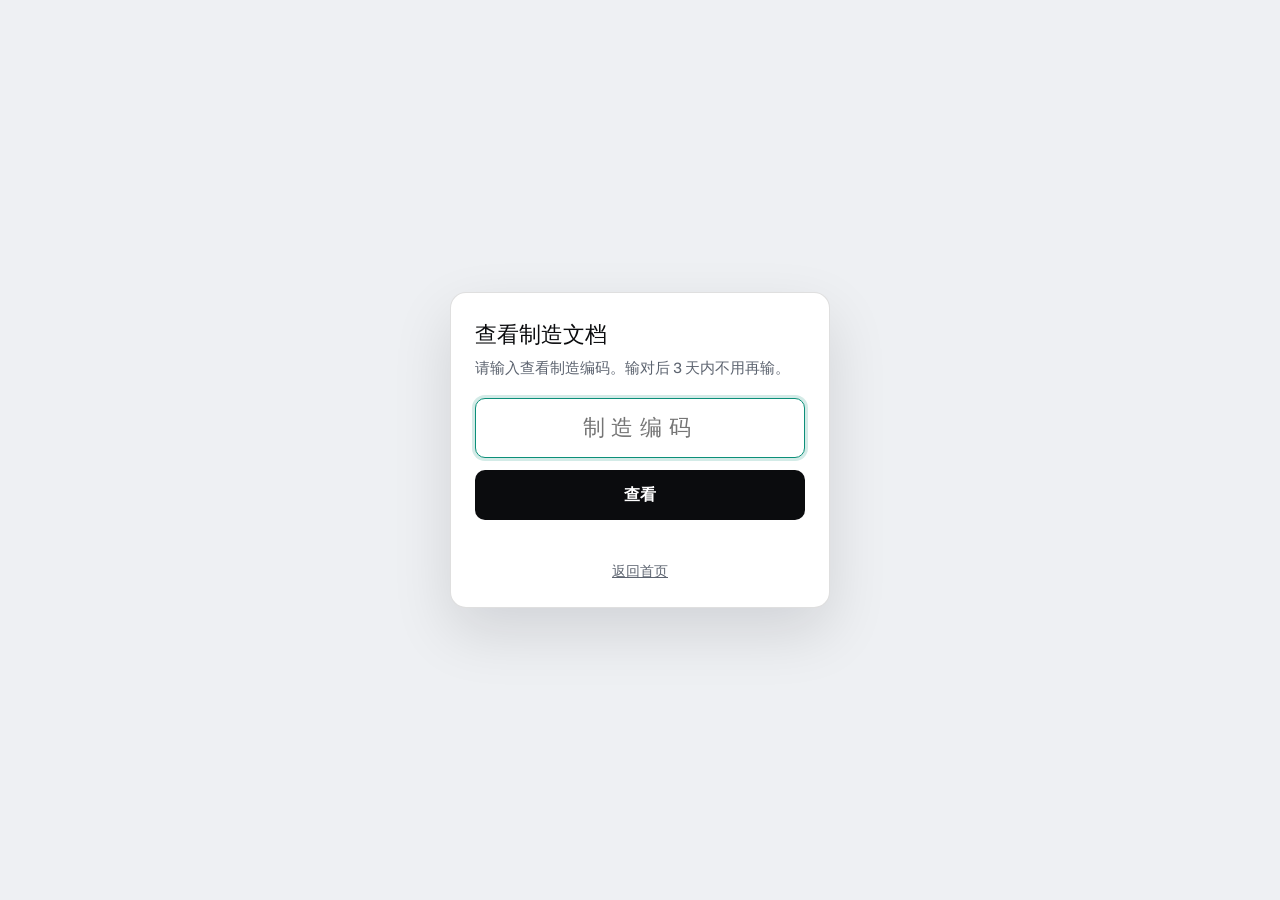
<file: make.html>
<!doctype html>
<html lang="zh-CN">
<head>
<meta charset="utf-8">
<meta name="viewport" content="width=device-width, initial-scale=1">
<title>Nomi 制造流程 · 选材 · 成本</title>
<meta name="description" content="Nomi 陪伴机器人怎么做出来：从样机到量产的流程、每个零件的选材和工艺、物料成本和一次性投入。">
<link rel="preconnect" href="https://fonts.googleapis.com">
<link rel="preconnect" href="https://fonts.gstatic.com" crossorigin>
<link href="https://fonts.googleapis.com/css2?family=Chivo:wght@400..700&family=Chivo+Mono:wght@400..500&display=swap" rel="stylesheet">
<link rel="icon" href="favicon.svg" type="image/svg+xml">
<meta name="theme-color" content="#eef0f3">
<link rel="stylesheet" href="site.css">
<style>
.draw { display: grid; grid-template-columns: 1fr 1fr; gap: 18px; margin: 12px 0 18px; }
.draw > div { background: var(--card); border: 1px solid var(--line); border-radius: 12px; padding: 14px; }
.draw svg { display: block; width: 100%; height: auto; }
.draw .cap { font-size: 14px; color: #3d4a46; margin: 10px 0 0; }
.draw .o { fill: #f4f5f7; stroke: #0b0c0e; stroke-width: 1.4; }
.draw .bg { fill: var(--card); stroke: none; }
.draw .cv { fill: #20262b; fill-opacity: .85; stroke: #0b0c0e; stroke-width: 1; }
.draw .ink { stroke: #0c8f79; stroke-width: 2.5; }
.draw .gk { fill: #5d6470; }
.draw .pcb { fill: #0c8f79; fill-opacity: .55; stroke: #0c8f79; }
.draw .chip { fill: #2a2d31; }
.draw .bm { stroke: #0c8f79; stroke-width: 1.6; }
.draw .bm2 { stroke: #0c8f79; stroke-width: 1; stroke-dasharray: 4 3; }
.draw .ax { stroke: #0c8f79; stroke-width: 1; stroke-dasharray: 8 3 2 3; }
.draw .ref, .draw .g { stroke: #9aa1ab; stroke-width: 1; }
.draw .bad { stroke: #c2533f; stroke-width: 1.3; stroke-dasharray: 5 4; }
.draw text.bad { fill: #c2533f; stroke: none; }
.draw .hit { fill: #c2533f; } .draw .dot { fill: #0c8f79; }
.draw .ld { stroke: #5d6470; stroke-width: .8; }
.draw .lb { font: 500 12.5px sans-serif; fill: #0b0c0e; }
.draw .lb.acc { fill: #0c8f79; } .draw .lb.mut { fill: #5d6470; }
@media (max-width: 860px) { .draw { grid-template-columns: 1fr; } }
</style>
<style>
/* 查看制造编码 */
#gate { position: fixed; inset: 0; z-index: 100; display: flex; align-items: center; justify-content: center; padding: 16px; background: var(--bg); }
#gate[hidden] { display: none; }
#gate .g-card { width: 100%; max-width: 380px; background: var(--card); border: 1px solid var(--line); border-radius: 16px; padding: 28px 24px 22px; box-shadow: 0 24px 60px rgba(11, 12, 14, 0.12); }
#gate h1 { font-size: 22px; line-height: 1.3; margin: 0 0 6px; letter-spacing: 0; }
#gate p { margin: 0 0 18px; color: var(--sub); font-size: 15px; line-height: 1.6; }
#gate input { width: 100%; box-sizing: border-box; font: inherit; font-size: 22px; letter-spacing: 0.3em; text-align: center; padding: 10px 12px; border: 1px solid var(--line); border-radius: 10px; background: #fff; color: var(--ink); outline: none; }
#gate input:focus { border-color: var(--acc); box-shadow: 0 0 0 3px rgba(12, 143, 121, 0.18); }
#gate button { width: 100%; margin-top: 12px; font: inherit; font-size: 16px; font-weight: 600; padding: 11px; border: 0; border-radius: 10px; background: var(--btn); color: #fff; cursor: pointer; }
#gate button:disabled { opacity: 0.6; cursor: wait; }
#gate .g-err { min-height: 22px; margin: 8px 0 0; color: #c2533f; font-size: 14px; text-align: center; }
#gate .g-back { display: block; margin-top: 10px; text-align: center; font-size: 14px; color: var(--sub); }
#gate.shake .g-card { animation: g-shake 0.35s; }
@keyframes g-shake { 20%, 60% { transform: translateX(-6px); } 40%, 80% { transform: translateX(6px); } }
html.has-key body { padding-top: 0; }
</style>
<script>
/* 本机 3 天内输过编码：先不显示输入框，直接解密，避免闪一下 */
(function () {
  try { var k = JSON.parse(localStorage.getItem('nomi-make-key') || 'null'); if (k && Date.now() - k.t < 259200000) document.documentElement.classList.add('has-key'); } catch (e) {}
})();
</script>
</head>
<body>
<div id="gate" role="dialog" aria-modal="true" aria-labelledby="g-title">
  <form class="g-card" id="g-form" autocomplete="off">
    <h1 id="g-title">查看制造文档</h1>
    <p>请输入查看制造编码。输对后 3 天内不用再输。</p>
    <input id="g-code" type="password" inputmode="numeric" maxlength="20" placeholder="制造编码" aria-label="制造编码">
    <button type="submit" id="g-btn">查看</button>
    <div class="g-err" id="g-err" aria-live="polite"></div>
    <a class="g-back" href="index.html">返回首页</a>
  </form>
</div>
<div id="page"></div>
<script id="enc" type="application/json">{"salt": "6e6f6d692d6d616b652d7631a7c35e19", "iter": 300000, "iv": "+O1qbvkYKCLhSxRX", "ct": "GZMIcRVmgzguXF6ViZshbZUbJ+uAy4goPbtAS9eWP4ZNxk6YgCZC5i37bQ7Y8vS1qgzb8xRlIGQhgH8f+jmY9PD5U+gNQ+VAsJ3SMS7WyANCzkb5VHcq4Ml9qR98VOWVYM0dCaB05Qb9fNqG49uSeXuYPAmbhM4CrCyfSxrmFEdVl3/BR2WLixb8tTKw7Lw/6GctWybUNEKLVhLXd4jmDwZd0R2rxP1WS4nNwh/aJ0ZDab6tWux06sQrCPOH0HCFbm6+uuQPIL772XJBYn1a+SMiob3d073v6/5OE/5o/5SOKmauLKWBNrNws2AXe/qLCr6fG3pHos6EeDmflFeq7QOGUGMlhAFilUzZeEIry71rxsrdu3bmHz9SVlMCF6Czf6SeSc420R5GPrScwOg01un50ti0/5fNFxTaXq2txrMgIYH4g83g3vPxEybVkKadvCxaK9UKw81Kn66LEoHUndwe8sAnYzzqIeUDZMe5wJyDECFLi2WuFVOgPE/yqQ/0CMTL1iut2FX56rKf7E2M5hLK8giwkwOi6dicDk5MDXD7d5q/i+fi19MqbDs8EdocItmnYWCo8K284unC23Xo83T2VMcwzjN/FWtINCIuc+wvf7MOCFh/gg449P8RmPEuJaTxwSxY53j6bK94hwgYsvIdA29ktEcN23w5unzRAz5KaHwwrB9ILt3BB+n8LTCS2h8LJnT+w6JRvq1oee4F7A30jB5y4HzcYCBPEGVhCT9ld2uw/mUu9hCeh73lL9bU9luzCbCA7EKENP3PDL34+c+8j3/[base64]/k7tBUH8m7eX5h90wRF40uphvVxse5Fny5mSb3jmpOwO4i7RYx+9DWPldNnucLd1lTjxObRZ20dK3lItrUN1VHg81TdtIHwOwVPC4mgyMVB13ERKQQ4k1lWyTypxcxiUTxqZp13nTOEdNfCuMh8xn/TZKH72FF9GsZ52v6Uzf7JTJLq5w0ODdUJ24idd4V5un7F4JVLY7rnarMge2rFcdlsg9QPsBf5NzeiyDcNDbNdleAVIC9RZyv86MiErpHQpWD4PeRvYmLQG3tBoySK3RxTKlRwEn3Eh2XQLsJRTNYloTlJXj4svTe//0j77wnlnnstqt8z3cU8fyFIBYLEyH2y4Q/ahvEpdRZoREd9djdZ/Qx0nYmP0Wl8xEwJ0pbjvv/hZW002M6aZEdOUhZuW1Pfi8rUZvz6nf/RvFExlw4+YEPevw482iyJao0hCisXq5GXBghe62DL3t5eT2ntvBYgZ3z2TioHaP8BhMbLE5TGG5VEYp/s3tT3+ZqzKjtkN4BbsMsY8xs63vT1jq7DeC8Q6OON3CbxLahKitb8ZGZx8vtgRiIDTd1Cs2lqXDbETTjlArD7kHDTaRG7QMtwp3DqR5+prrmwoBOfUjgUfvWY5aWQHFhvx8nqTlhacz/tMXcKvT39z20zKG8kg6QlLtg5IWzSQzAOdrE7YLrissd5tvgopFALoo8LBK132+HnItJQ8sXKBdgPwf6gpBtAXT2oxIqqb48eYzSo5ycI+rf13Ha8TKYL4XFewNzMZXWKxi5f7dtYtNx7qYhHzdNqb+uw5wZtKdiKeGW1C/OkDDwd5XsLUp9F49GqufGf09qnDhpAloyBKk89jb95F6xalSo6KqLcSd0AlUAOg0KPGd1FYfmjeZElRDpbHvGyueOovIQcpfa5yjZhi/gYOY3P7Qf//8NixkUjcS2w0poMrYcRVODKyt6ZrhT2LIMluJLsR6myIgn6pVrB3kGMjUjHfUMuEZE31RYa6yFuyv9iVobE/5MNTymdp2idaOoBte4O3PJL6OLqVRMYo7RJwcLMfQakcQGcAKHIbX/axXXYBDGUtI9vpqypTqigc9u/eWlbhMkm618+d5/1WwrhKMLTD8B3ArSmc15wwxQRdeJYF+WoB/al5Zn0h5jUfmRjEerj3E4bRpwEvuhKprhhd4FGudAaDhFRUiNeI0gQuJnhUbbOdFg09249IRQgd723PQFS/rpF8sk7T4/B7xx8fj5s9NOJbS1NLz1jetJp2cqG3SsIcuHCTHDsskQ9sHWR8BDUkW6A3zYnCb2lh+BzBY60k17Hytvm/GHIExtKeoYbu/ilvMdh0IwdQHdzifiH3sZmW5x+v4mYu9KR+5rr/f3Ws8cJPJAL8X5WgfqvjI+AkT30bPccbULplF+WV84lqg33FxVYfz8+b6XVLJdr9bmYWo3jOfQISs0lzuA73CePCW0dJjwMFlwD26TuWYZgGb03rWhJNMOb1LFTPNmY0K0QLzsA9EnT9vZ7bSQ1f8QFQCe77RFjcmEuR6hJGklUDhwSK99t7gt/2Usp4IhWF70yYFgJcgl3tx1Yoqb9FvCrRFTVl6VhoTdYXAhvHdE3XN0deWyPzXmwRpYkhFinAboMoNEQyWOLoqNicg9nTy+Lf7fQtWw2FHFCCAU4Lh9wzpO00ierE6UfDkwHzD9SDSl+VcgOl8aOKiCQxNHtfKA490uKZOdA2icCorvEJe6o/[base64]/Q+hbRZckC/aoba+AypGQuIu4EcUg4C9fblt8KVf/6eWxQ9jKw/BxJfQPS+PXe1Y5rn+yO1U3UTxHi9xU5SMzqg6smRaIwoM7lJA7rD5fhOQkC0nB0vKtI0E84Fg5f3tw5ZAU7pE7fha4/ZP4LsgKl57InFb11bUtyBKABII0+DNKSlX+NPgXLTmc6HcvEfxp6H7oNcJM5RGrqdNqi0x0Hljfc87hx878Ok1GtetBckVNebvq6+gwx2soK3IhKNoRD1p1hqoPUrCL1Xl068NuEAf4Jt5CkKGVpsgsRZ9axFrQq1Rir0nUSu/wqYB95Dwp+Ub0YOP5nMRhJKkZciMjzHQekzHeyxpX9qx244Sooc+0zf2JelGVPaUTuZE+IylS58C+LEncnR68IxXDaZMwrEFuJHWr0kzbMctRzCIzDVP/tpEgTdtUpCVM+DKzYisAreoDxcM9dQRzPHEZcW30s/ikTt4X7dbFq36q6N79SzZMP8G3NGcHJMp6MHSKptpOV6g7JU5QoVY4TDBSnsVW7g2FkPvffJX9r7uVdKKnY9fd/IvRHyQBtrHnZm6/LraRJwEWe9b2dktQMg8d6VBvm5y8nHmeO7vYfmkim0+gEzMStMzmZ4sU/ehv03sPPs9TUWwoomG68T/PhatFYWZ9gIr+kkTnuFM9OdbJVohAIZzi6r0aqeXlr3+yTcxP8oX3jwZrufobWTNEL/EmntmVBOSVlYwWDyl+FOEqrYFaEWfiezDhAd7/Ep6k4FR6vJrq3d+zfBlOIMkauemdstptZkCAYyBLggcX4Sb1RQK6M8O29X5Uk+YjfE5ldir53RviQPfTUiKjkG3hiul/mvPOV019K1ZOMvzB63ZA5Bdm7gmMBRvxya/I27kTV7wm2bSwLZ0xY2b7ZB2zbkdfKyKEW/tmSZ1a+yqsJt3voDot1fivwdf08oUlaAOu4Dwwz8kMZ+1iM2q5OFM7tuFMHWgdezHCucTOqIqe41DEtS8hw0qjlDLz/[base64]/jPXBbJlPgdH3xlt/34yfFCqXGoDjq3f/SKg3+B28JPhEoDaJG6oiZT8e3z/wGOPQclp+1EZ66pv1QlfMCXDUSXob0czXwu/s7LQEBRfjF+CmHy+JtccE/zN2zVQtSakLqaFkd3KH0UuIxclfaIDo71/8mBwZVx0iXkOLT4f0BuXZs9rVCntM3FVm/hze6y+62n3yy0mHCEg98eqF+swC1yYP8bRP4mVpTxRBJscmu6mGrIVm9pgYkpeGNPJJQy+MGoEuvQTAmbNK2m60UafoVXLYZTkOMqLmBWEIGh6X8ZF0fA/FNUjoE74Zt8hThfpkv0Wt1OsQMachkl4we1GMsD/SXe/LUxeaQWJjPWmHUi7saZXqZTrXh+Xlc369EjKgih7t22olX/IHkV6+EuEBwHEsvISM5z4ocstvZ3sWYgblsbY6d/OVplbfp/gzH6jerIcnfT+zuL9pRs0D0qmJHgUQXSXih7JwSAJ54XplyHW+LS4bET4Yc/qPpgOGLFjOsRWzGIp5ii+lApGoS2dX84CWRIKerIH2yJ+rI/kJcQWUhjQ3lk9Fai5dayyhOmSx52+ObdpSdmHwpHKhLpYh72Xm+5jaxjhLeJMsmvvNffOZPMA0OXh6nzEEA+3FARV4Cufdjnt0qAuhc0T33mGzJiy0m9gIZxT3wE5JtVjy/fD1QrrnpgESRG9bASpDq2gOlA6F3W4AHJ0m+kTivzpBR3EI3epevw4MoQT7nKY4geByzAeI3oX1VdXxaO7F0l6w9gsP/[base64]/HN0csmtg0yyLPcDzFUK1YULV44AtlNm/Fj10w4ZHl+FrteVPunE/7bVJolaILC2V0XcosReeHo9eDmyYfbEScyhfOzms+oEtqxR8FyLYo9fRDfF6/8EMfZJhlBYDIsQLHx9xgdiJW4texs5FYMrhfidV52kuHK1SVuymroAQ2wzf4NrSvNx+ypq2OhivFdEk1QoCM9K0GotRhPmlVp2vqWnt9wo/BjWkg+mE7xDCjZddr0jzRZ5TT+4ATxretJUq1YVEvY4IQHwBDWzCYWEVdWbyJXSlR/YT0ElMczqybiKCrUR4PYxdMagsLAYurwR4uvI0wqIqpBpo0Gw5M+eRq/IAwZ/GuW8EByMBozCNZuMoB08qPabcKSuNH8i58n4hat/[base64]/jU7NQ5oaKcBS2NpKKDk9wUHxM6qNNxYibB4SCpMD/VrP+BpGpvxSMoCQO8AJb4Xe/yNE9a7KOHpPvBe186C+/ZVBWai6K2ZZflqHz2eAMJaF9syMxAYlqvfy2F34lTDSihodLkm/OSsY9yhUYxnEyueM4db+JB9evI/QHju+m85RwBUguC0k7OAFgH77jvUUWYsJ0L1FwXBKpcncSiHzEQi5yPg9AIhwJmgI9XouGHmtObXJrq5FP62ZaUkWIeL5x/5nJSF0kUODFNMJ4zeCzhEOP3pJKji9SXoaqej6PZtKUhizNphypv4qVbghKeEAutyfewMHEKWo3vbM6xPHDSQDdhYDeq3H8z/+4Yfs2YwI/XlZ8Rhdkzpf6+9SjyXTVhzFcp2867masE9EYF0omv+0XIkZBqRLU5dW3ki7Irw4BuPeaW4sD/TOdfhGajHtMjCwBamyzi7UQdxhOw8uVhp6WKC0/JO074VxsvEJZ+sovSQQc3CJM/UUj9V3jNBuyDMwvtmijcg97QVDi8Xuy9nxEVxmdP3fjuQVsnSxncZeR0mWiSccp90nImqIFcrtysWtBcVlohwoCPxxlPzrHLefICq03kVDtzgnnufpPz6/hCienwvhn+vNJgk/Wq4PkE9ggZobYufzMBPnpf5pZc/upOTuDhYUIo0zSY2Xf/W5niDBRWib+dRzqXfA4tuU3CcsoYRpyX6qLvi9Kop3BG+o4HnSUAPtrgfDv7wBTvPsE2qxyXJWkPKCH2HEsEFNLVaoPMt/cw5gUNxnpzXUMYwo2akmXTCsnGmdC98ILbuM3hbKtFeZV0eJFiPQhYej/cTj5IRKKyL3aiD5jITzDiLvOiDup0dvmL3dxWVUf0rwgmiW4/kGzYCVwburC1ki5rSK5k64qHsT6/LHj5GvQYwCCI3uuqWJNOjXBGhDQqf9uY1feV9x9Nuw4eZxH93IgZXiQCYrQV1yRq1HORm9gvWpt2DyubhOiSqjUWiW2hUcFc5sy3quFwQ+hPGNN2hS0oqCXSY4FF/wpOwEf2HFt1c8vE2Gbn7Aye2r4zc+1QbbrmZ+9VchkGCDA5/EI4/W/pVz0UFlpcZc1KHW+gW1i1l3jewqgXRYH2Ok6KPkWmEnmE1iHRRdGc8/[base64]/V6sH4bfQEJI/YSpJtUH+sBlmKGX2ZBJr0e4lA7IsoJIfSUxgrbqVzzGDTPVQXBb0j2r5D/yhAPjYPDxo3UwaI6E7KlAB6V+cq+7YCmPBfHSGTwlHheNTrzNDlZqULMK8Q2SrhcDxAn5iQIR+7xoChKVXMUIOIm3H1uw3EJ8kmGQXP5VXoR+sh2I1JIusq0ln3N0hYrrNoiWqG1lEPQTwl3BaEXBWMOFp+K3YFyo1KyF30YlGAqXC8w/iE14wpcCoPRR7v1obbmqAO3LoXQ7YXoDo9uguvQwbkTEvw71i6gXqo9UnqSm1fgwwo6bRE/fsrtugyFgI+3z2mZKTTvPwqq6Ef06gWqRBHjhsM8iBLfVfT1HsipmcLwRPRNnLHjGlag+Wnp6taEZyLrNoiDVa3BpvxJZQKjUweCJKuwcad9k9c7DYsNN25dvgWeqJ5qL4q8oTMGQEU9ffq+Lrzf4MZVAKylCsHea4/5TPeLW3mV0DLtD//nd/7jJ1ZX55jsgcEU1zP23DPdfq1/DmztrW3bwLz0L2IBuUbv2s4+FE1ui9hWG4VZwOVUcOphN0c/WsR2seNKNJxtkGEHpkKjQe3A4ugNK6MMQxK5208Iu5JhFbp1BXNryVfeKNI+mQ3GKdciqj7Cyb6mPVDy59TsJowerA5dgVtczi0TTWqhqxEPidS+2nVTg04Qsnb8MewLcSxP198ra6PzBO83wz0vSBbW5yjHwrKKx3oWP8z6aG6E9m+3G1XZf/4AxDj4tD/bC6UaPhn9Bs4O/fTq/ku1ykJwcw36b1ltgX8y65wgbNfCQr+Kw544cSL03TNWiWsK+emmD/ghP77Dnv1+ei0Jwtl4o5zMV1Su0TGD57RqmnR+iqQ5Gg+U3T0y37a/2FnnrAnM9Jx2V0ae7Y3FiulF1mkco/RE6N8UO3odN666BWcpn6j5BbMazd/HlrKQAfSIjlpp00f2DmvKFL8xbBDldUDAjMLgYwRiKMVyFqD0T7cJBwSYqQvCc9UPMhER4I9D2Bsdf5zJj1Vz6jr889jDfiPmZxyre2b1TYRml4uP3U0+4dIvsHEIR8YCOXO5OszNqwwY4XfZ/0xUjXYU/LjvxaxEPsdqGWjEZTPDNyBjrJMEtkbc9huNou6g1pwIpT+uqFACJ3byKHs4HgLKa8dGRr1hG890//NT3QR1v9pqlij5mVwjER5n2Q43DPhxVWj2FOHUFXKJUGZxazMwTYV5jghPlLAA+ydsPS9/72CoHXKoHYW7zR6yYY9WxzDZ3y15UBAcRjv10pIZ6Eut2xoCpOA3T3jDiErYRRsIzDmn6XHTuUTKdC9YAg16IBf/[base64]/g+In8F2/aM+iwHPNTILX6VGGaQ5M8ev0eIrJ1fzd2gLHurjXNyzFC+Hr1e8UnJMv9R1HOtWxSmjd64tSdh0UZCj0dzWmIekYAs2vYtn9Wh6b3DCOBvZ6N2t4T6kvgahE2Q5p5K0LtE904Jf2Y4zyE53R7r3KcD2TvtvJ0tNRtSMG67SWPlK6/5qXTr6a0SHtbBMo3b6xSiF81+dFKnAjcLXmTr89PmA5InAu7+ZkIgW0TzQJsYiaennMId7IcGmai8WohoXkzfzWxPZ0TWG+fa2oll78kDVFi86fIgvymfxRQcYkRlNe9LS0NAmViOkH3XiijoP1DALFsHoz+/[base64]/CGTHRNdeArUHVRLlPObKw7BrQ5SXWf5pna2p9dYMLF81+AFReO0nsIprZ8LGCOsDCshSTy10IN2IGbf32ePjt8lrgr3W7C43OEJMLnP/4r1b5Ch9pgXDGk0wxQwCMcZMz/IIFjYoQJywOmuXIjn+xJlMD9YB/cWxdOU8WRMWTd1GmvpOi3Km+wsGx8C1pxtJ0cMQGiGakMXcljmgPWc7AgOWPzUbe3aIOj89LeVV/e48XkXQyg6OMbaDNFJIB57plKTCVQujnjDnu8zwO9pyiTx/IKyXpFLRBE05OTSucaqw2GZxC+JKveHzp4DcKfeufqa0adjMw1IZBlq6yeqVFnzZffuYCieAQWGC0+XPOX0R/CY0gD6v63zbvnNOWeHgdPIYW1ya3Cb6l+1/Ry9rqaryRP6WwV47lNbQHpuXlrPdfMcPlekHlFqVlukX/mLiFu2AOKIy7O8gKflQseN4TukSHgiLUfMVFjNcDbeJExSaKJtRbtnl/[base64]/KRZkPzpm2cyWLBvcuHojAfAz4kZCL7j42YPCDr5zEDWVEnKUGdVfbdTnK+KOKqFUGx1FkUIvlkgqfbokTvjD2WqgXF0EiX/LvsLcQGmaiS4Sio99W9N2e2QxwBXHpTMcoFjfjvG/kVTzUk/xeJ+IlxtmY5lrfxm7TxA3qkSOcZ2cMwlwZJCZtnGCpR8Q5vTDJdG6zR/[base64]/IxfJDdj3csS64M9LVbmDL1bnHnnuc8JmA102cdGN1UQMb+MgPjLN6LNfz9PJB8x4fx0OQRjIN6Bc9M7US7ILW7CeHNFLV5zSHLjOHPNmVSbWHCMCXlRqslH3RRzHqU0uhxNKG059NrThQiwoqiftK3YCCRgLT7/kYe8M2iJS5f1XTraV53MDTbvWCstwIlYrAdIzdts/Ine2ZOBisqtL9IQSniVlvlDzu/euWxar9YxT0mgueHUP/tWYhND8PbSc1ylroI6aQBh5oIQSoam4JXfJZgrQKmQ2DppcqOWc7kvncwGe/VJm4glWwF2evz2CIvHy9S4KvfTGNsSqFLwnO32gWftGlXVpJncmzxtE0ZqFPbgJGKJ57kC3a8piRua6MgzNNvBuN1rHh2JEpA3zyr46hh/KNfOc3yrS96H+4czYteY4roquiXJXk388rqquiS/SJ9JT9kAnq2MV0JsBifOEW9XfZZIFN6Ow6k1CgeyQ4qZSlKPhgcuh7Gyca1NL9VUyt7E8HDs4nQGElCA0ef7uVRPN1l/t+lRywn9PJpsx8yHgw6FsY2OEY8iwsDH69H9Cm4DKSo4wXwU8l8FAefLyX5j1BFL+2ekeAwuCGNAZqgQqQduoGqcjRK+MLaNeVG5ZyQlk2LmuZ+XdrcuVR01yN271RUU/pzdU/j2d4s9u3u9RusS4S7Prc60F3Tetn8nSiPyDeddQpMdOV2Bept4+JmUBN/N4RETnOlXqrzTB44tFt2L+f8gYIk8YglkGlo51D+5b0bsiSSTN7R44KdqyFTUK4Ma6VsmePJNMhtb/edJ1llJXbWJuGHe66YY6MBizNv8paKsGGXz2m3PdMBOgko0TRjR9sItIaKYsALFV7UiV9G+U+TnepErfosO2TKvTI/bt+RxMKbOiM5o9hGYPhBh7tCslXZ2z1fjkVYd9J+n+PF0VQ+NFcHtdNOofkXnJbkWgg3NFNfTwnYcusNyLa8UcILuYg1X42UqPuaFIBKRIfQeG6TAdfObBFMgNw6xIev5CEBFxxLgw5P+LARRIcQxEaAqToNVPPDJkyI1Ua2IxlyapYdyXlxKPrnP/CRlJ2IK38rc6PEP9UqmzsMmumwblpgFGl2/ghm+lo8S1/BSihFnaNfo9ln5jgqdrf3sdiPTTzn4nhgiVD2AOOl0ahlWnMixHbDVMh4i+J3HH7gNITUNrRQOopJNuugzmKddD8NkqRbFW9yTK6Y3nB9njerDydrFB60j+x9OG5HZJ0JKka0UuCWTkcnb92O3lx8pmdXSWt0xLeJWHR9tvjWO9u2RVZC/cBGV/HkPUnxGoeHed8VJ7gTCg1UeVk1D7GzPzwvzV+0KiB+/LF1n2nbpLSnCZRIRu+BxOFkhWPhThHPjo3bAPszNbOcuSlyvAVHG1riKuzWz6K18+c21Px4Hb4hJHsdBRAl5HV94N0kdqnbVKNdoH0DtRa9bAxLQ9dUmJ/fsRpLLJJZWh0A5CHFTVk5D9BTKlroRQyz2GEaSEZxeLUwHwzEMTicJuId46W8wT/UwFHRqd4zqkbtXnXxds7152PnurgqapDuFlE6PaIZubEE/yR3hey9dsB2Pw76lyy8gUb+YzSvuypZTcrLXoWrBu1sS7ereryrlPVl80yx/rztBTvKYz2ETRPo2Q2+sUfLFR+uv8paXuyqrr50vGlNCsOhPLqT6wPtK+koq2BkoYPkkR6zTWTS+PHy3qffNNZfv8l0jCHM/SO6szyIElJpTw34p82WxhbM36bbAykxax/[base64]/EfbqTs/ItaAiVxYreAUOEBkapWfyzOFx+SZ7zpJnrNHNZTYkmpsceWA+RLgsi+OhPUW5DsMbhg+4eoetTmTBdKjqRnzqEGFV3bGES4AU/Hjf2lsy5K928g4YxTBGzb5GorTXm5MrOLcJIqRjhU5S+vT/2R2ZxxFnqKtH8gU95mQNZHZd8+SpecZ6GZIhTX4cCpDKAJfdzf2/mAfs8oTYChYoYX1bjqtySNGxPdTi/nVcCsH+bzhfHR8Xx2aREvJUU/kXyXvy0+woWo6LXUVsCe/Pk83us9L2dHV5GzsL4ck6ltWVGzzzBymxkbWtWO+17vfv5G+MtpJeyLPB96dEpDCHpXh0vl7TM8QGkTbcTbKJAVVIzQm+FtUBGlDz39BWfHc0RHod/58xO5Fqi3b+H7G9ERy7WKP+oYXvpSpTx26XaPzFkPO0CPsazb1TS7jVCmuwJkH6VEmqBfxR5+No2bnwdl8DFVFSFiPouUTursy+6LDcoI/CDr45ih4YrHlKz1Kay8cTDDnaTjuYzr2R8SVaJQHKqTmWU+drSOH9Ze0R5MDU4Pv7kE7YkuEc+ohn6dDu/8ty+hvkfUUYbZ3GJj7scAMUE2mrrZWVz56/WOmbmIyKOHeRIceGNdhrOz8h90k649Y2qUX/2SXkloJ2gDMUaJKdT5PAxvm1yFqq9HaKM/VDm0HpChYQMKt7j7Brdi8aQRO6dQ7DdfcYAkL2H0m27BlmVJ0/NWsKca4Vv1kdpU85zSjZCY+MMILDv1Te+WU+RvUHo0G9kYYmYW4sOBgCY7rJF2L4T48iiuXgasIiwPco7BjFjNbjUnOmDsRMVHN4OrdE9mYVvZ6uoK9nEZRWcuNX5NfMHirF1/Oil1wcu5hcUMG1ZmTeQQP2WoUG91z1C/[base64]//4sIWAfSWgk4VKHq3jHXwtDitdo825ZRtoMPMeFC6/PgLn7Igvk2HeKBqVDqHH5Lhk/0vOJ0GR+AY9/2sf/1qOpkoZgyST339WpzbpE7xPjKyCbZ+IQmmKSuNiRKUiaByyBS1sPtT0vj/nJgFL7x4vydLxMo3IhHm/4lXgr5DpPtbssC5E35HZ2znUM33Y/vVlPFeM9BmgcEnXvMuH1kDa0uaRPvh3yhcAt6qgfjf/FmHD6jf3ivIIM6dtbphJaxGVUWYvjvMmE48GjSF+1l7xq/trhUP1qeN+oeneFXnlKU+cKdmz/ZoKjMtF1hOFlBoCq1ng8sDnoH2GPVDt+PqEjfw/[base64]/dp0p9EaiWeKRm+XOVvVYTSJCI5IS/[base64]/o4qzUZXELPt/4G05XOwenov0vbppOKiuHJFwqn9fiTjNdi15egWl7u1uQqpdJnv+X8L7qdJ4mdrLznqPZBis5wQ2rH0+iYDCfgQix5/W4tgtNw/CiFfu8m55Er24dcm17Y/hOILBP35DPA6cjLAAUTvtdpl/Oz6EOc8hUPz9LSIuDp90N1PlU6mXpC563DJ8aUBxDkk5zoIHYWSqth3ssDQ3oEcxgWJv3yWyJIBGUzMpJSEljTS34K4racO0yUlM5DYcWFbdH6YTV247Gg5DGXZUtkN30WDDuLD09P6x196RI0S0EEbebYgzN7/tNcDNRWqQqv3l8DSih85VkUi2wh88C0DHbsvgfIJ6Ahw5h4DCLNI2ynhQTwVr5s5WjnTscKF6zrNnnlnb6jZZDATlPJ4dqcRRtzMki7088FpPnwdBQOz1dNvpoacV0IzvYHg6sv0MJHD1u/ekQsFaBZxbptEhEhSODzl7xCbymuZkEQl4HFYumdBCcX+BNEvUYV2/OLONb3F3tolxMLFaH6oEJrjV5m3wMtNHpr4C6J5WUAIoKqFqw5BdnJ/ZNduLVvqdOoZiKYjxGV6PeYUr1OIZ2o4Qs1LxjNP021oefjDVt5FR5eL+eU1dBLNzjX0CWFnzBp0GPGLYMtrjSDRlqBAbdnmFQmS74YGh5ElFrghTJ8jBZgjecbD8ZGaA38Cmb8bYurEDezKT6h/LR4HNTHvjwVKKov4snGk9poV/KSUwlcWGGxBZHtMEOvuFUCefKXAtb6oBgfc4GLqMOZugZiKHAkrLNmnTXCpbiQFuXXhKF6/TTJygC6+PBXLCp6uq9hNAyg9+059fR/42Kj0U3UBNezakUv/ZWQQDgmR47dYDRlq1Yo1w01krd67fVCGZHB5qAvJbdvDUQqxDEUrh6c8+Nnc+ezSKG7dEGH5lzYiMqHpdpre8YrbQWbwJP6FIkgPgJF+HWLQtb9znNDMAFGVL1LBdqEFNZiDo5JnqtJiPOJ9FhIYZPhVLlJkJ8iZnI8wEfZ5U6Cxv2BiwaJe3d/hmA3G6EEPw7tV1IzWuhhR/b3WX2o9i/zW0Gw9sXKLi73zIYIOOn6F83h7k86lZ/iN5rEH5ba4VhYAa0CuG0UMsmJF+BNY80OcLKtChQYwKbjNAgGkb8K65qjVIUD05wHFZGnwmlHcHG81lI9KtmqpE8zvvvu38fPrZMO4YfkSsB3VwP/OmKleFOk2hU+TXyQ2ZrQBGRl0KkuJoVM3KyCjZ5xbCcxiabMvcndzGEokwmYfTyNuTEUMhAYnvo21n0j/KedoD9SRbvOXV0YuAjt5HtuNU1PYQfh6UpON+ue8pAIAtmpyox/3HlTUljyVuZoN82uPAGchEcYznrsHPdOL35V3ZOvOmjHOS391zIe1Zeu74z7TMU2wLmu8VQ4H8mL7crdkFYzS3IoMeZRPrXpL5HpzBYegAJlYYSzHbG+QGX/6fxfH3dT4RyjDSiBfhsApop5ve2Ii2hqm1rwTi5alumQ4V5SOKCHAMKuqxoaHrRPCC7MOOFHnBbo8h60sXtgA/KeeiPr11hbBvKrj3BGfV6hGEcP8nxKCREmAQuAYnkfIio3P78a45pKhy/bypmIHRqbprZ6BnahoOu3UN4MG9VgfPSuPStWYLa6fQJFeb5pzsgZn7odSW8f0v5Zgjq5xzytUSTOkAswRkiN3CSrN7nqJImIcCWzm7a+8+820pyGWPZCbX4/PS5af2Pw49/AHmpg9/QauSEF7kOC+em3PyMeIw6Aw1HbYiXW71pgVWEmy4lMSFaHPE7v5S/s0OT9G3Y22BDSzr7kbFpuux64cgUkTjnm3eVwisT+qNu/LF2phaZJNXYkdEI5yeHRV27DZoCGcqPM2P7/+cAf4C/ES1/2CRVCgGLdIAU/556yotJOdlPM+bHXqELDUGe9UAjVIFON4dITf4Rm+fDoeseNF5VLgwzdl6zY35yMSw1NhKubEpy+tPlLip+bLN8VXPvd6HY/FmKo/2XzP2x5ioVz9BANw7T2FcP5K6LQEk+PIzxdgbaRpxuadL4ae/RoNvSrtSZZNYufxb46sPZoVAQGzWfoztYq4fqJpVnibzadwIKQs38sHg7KZytMxPE2bow9ncOC5FNfc9cOaZBf3Aocpc0fEMoc95yzKg4F9ebOzGo7XkhBFliqTb5x0SkZ/E5iSeu+rv9RzY1d+CIUCZ6SI2jwqcf+wGLyXVH/lVeDFqwwHtB3qHhSenyNzUn368V5Lp5HBcUFAKQKDIvKtFF+EPibEnnv8uN8d972kPdOTsjoOGCuw8wXMaHyBix+MoHsAjs7E9bG7nEAGNTsFYahunf09jfK4aGghR6QCOaUyfqIwRLUdhUiGUEwjp3pH/PB3i8dG642XvarGYxqm2yT/xUyRLhcIN2XsrYx6gLSq7nM8hu07z9aqrDGfoOYAhXvsNPKjzCIgJ0SKh3Yly/XbFxJljgSIGxVcQMc1RYYB/R6DBDgvay3laUZbEf48nY0TMAbNEvPzZuNJxX2os9suX6bfbdkCifirMR36cG/1hFp6y2P4mrA+tDQkWYwaKhIOrJSXptuh++qfHHpDJ/gOJmMX1fuWBJbBJPuZ3Wc7oF7WeBm0bW/RBiAUInuCZXvqGoAk00tomsOLsEsSpot8lxLkQ6OsGpJB4nRbgaIkwj7tq4mr1CgP9SZN88ZSDNEwcTCKaZq+0hpNflTEl4e9kPe36omRHCW5CsWbVrWKNkxZS9PE+NlMPjMTKGnvVPQF5QuNH+QNKjfm+u4+baJURxEyKyh/zgqt7+9DTq7BEmf/eNA6H6BrUATiNBiSnzyn4RP5EqDa2Gid3EvJQV5LL7TMkz3GDeNvLTuRQ8VDeYqMlkZEgJKsDU7IJh/7cQUxMNFx0G8LqseK0pWblk5palZol4cmdnd95t1YmA6dpkzwiR9AYkD93afQykmbdSeGlFS1sKCwfncHWrFuAbSEREmsuVajGKitvpvEtHpBsBaqu0hj82Y/UhFOpMLxWK/l1fZWdFbEoOS9AHJUc4Lho4dXVdekCxrprADuZyFhU5UKwFiWXs4agPnb2Q2/EaERFhECOkgh5mmfmBkgF+wIfhSSq+iY43hdsLtUyQuPBFOQp9pSy3kwLQhMYlZ2nuzVkQelmGObciQso8glD+ldXA0yPUNjrjb38BzhYsyaSV7jX5KHxorLsKCPFcmYxY5Kws0QqCBVcSTAfsAQviIMoq86wayJVXn7Lz1A89ZTUUWC/vwogYLR4g3YMzDojy5oD8Qh4xQ2DtSTbHKWcFWPGBLR3Ckh3DUqjpp8dGheHnxzeWDkdv5x4Miuz4Y7K99kJBwZxuKH04HR4ujtJMehIrpeov3zBFeoOzIhD8H3pi34gwaSySgjEZogLL/alyXAFCgbhGJiXttYFDLaX953uG2whIIdpj35OQZc94NSA9NxDL7lgoclDS53J2PPCPJMtx2bYaaJKrUdes+i0ZX8amP5zC5feL4uJ5H2ajSVWo0ohmx2S1mInPvgcC0jTzOQ7cPGV6uDkDGaPot+UILu6kXqEN9d0wCV2aGk/zDziYFTCEe4MdLsH0Sbdmvg/Ur5VJtSleqKCVlTXdAl1Awf7XM17OX9N/FJ2+2uCMUAq1qgVKNE91LgE+zg875Kk11b+Opdr1EDn+ZZ8PhsSKFk3oS9IuLp/[base64]/SBDwf6FszAPiQJCGql2KzCDijLSWswmiJMzatFZ2vFbiv12mLrXLA8LCdf7s5E/0HKQFOHFhHi74/3Bn/Bc1+bmuW4MHJJZGFgek74cA6TFeP0rV5YpVybAMGaQspInJn6wVjUqZU4zv4RgCbZ+AYJd2r0JH0OzmaLmPntQC/XzByx/1I+KfHLvgqSXc01E4E7e3zlRWkaVJacqA8lHkkBmZB0WCInlMLPwOp0K7eMVPzWDulRnt/mFT7R4cz94obb9rH875bK3wIASd1JvKj/4GYgzA+PaYsfQtao76h0TgIPctdPL9GVQ7TgMTOudCHQdB6soPDrUJbt/m/O0hklH7eO2eokrryg9kKHrvxLowPdcZQisM3qoNv1vSZ5+t/[base64]/fFqSrLB4DnrAAbP4CTFvYdy7DGnXoeIEsxXlSfDDyjl8nECJMLwBxK91ipYwgunnVtaHGA7rZSxk2aqbqhSQQdt9T4AF0Cuz1pClVyQRN8KJyEPLKQFSjJdPQ9pJyjSfJPdjxF49LawZYwIyvouoX9K+gA9RarV5W5jstQUzZkhS3+dAf1WEGcrtUbKPCH/YZjn5JLw6zq5MiAS3OePNCLFYx33MBmfuPbpnZVCs7Zw+sP/Cl0JZIzBXCVloxEj5g4nWdw5ITPn0LFdBrmRRUY1Dz8IlTDUL/ye3KawJiBB30X3vEQ/bpPnrWA8M5mw9KsKyQRVqvCuMO/eq0bjpqh4FVbrrbMPHzNSUm8m8ijk8tunFsbVp1LgLCHOi2C+RVH2xkpzl6mMGL6CJWSFsZKsdLk5hVI5NikP5vVoZFhAXcpIQBykmy/yaiVYYB5NgwSuvMS5vuCBhck0R5Wv2SImUwWZL9ictH1BbGQQLcWZIofAGTtvL4mew1inq0H1QsPKFpKi1H+ceAwHK9S6xlfoh1ON3AtgknOu/hN7kakV2/dc1HRJ69F/Zc5btqdlKMaOPkHEp/iouJcvsdAPyPU5S2NtBxjGRrT9UcKvUke3ktXAlkepR7B8bkGl9FeOvRUcez8aFLxJU6LcaNUxG13tH544VjPCsbrOE2bJ51yBUwwa5G/gZ8/jq6sO0/x9Alr3zCQLL8GkXPiJMXPISHIa1AEkEW4BguF9vCovx/rK+89iWFRP9k7ggOAVUyh15LljLB6M3nQP00/8ATwqfMys1xwFy4ByWe47uZgmMHorUkwu0v2yn9h/0roCpj3B0TYELNjjEz9kn7ciVWz744GXtMwge9T66+muPwHU7ug6w7Yeqk614/G4rocYc86YK5tFGLWFUW0Qctsk13jdyyBpq8j5GlyoNwG7Am+GdzYENrgdnwwmB+LE6nj6yTpp7q3IfLBAcVcy+vX85fn+o+aEZ8zqXEC6ICjkmWwaWhrP3pwg/iWr42SPsm5P5G/j5MgJxhpnN97obzy/qQ36Ni347LtNrSk9fFRlZ2/5t/RlKyKbX6q2x+fB89dJwU3LfH46fVfLb+aF/wZSQWoTjipyK/Cej/wEe+D7SrAmhKNRmd2Q3NP8kNqLpdQ+53N2wGl9Faz9DroIyvLklKnCPmpFPEh3Ww6HDmMkqXQJzD2/PvsLRPJWKIaomhqMg3JjWR7Oj/Aps4Udc1uq8NxOY3tIGDQ0g6aRRRZOFdYWCJ/3hUmLMAYAQohzc5Ahb14C6PLmrPfcH9ClomK1KpKS8UQa1Vsm56nzdg43jLtg3EbkxoOZB9y83s03szfaHI8qydCly3Mc+0Ag2/2pJhwcA1CcPpIqaJ87F7WgTVt326UXd73SaEA6s9/O3L6VwtR5F70uW5L2o/oVp4JJyJzVIWE6QMhibYbN84bz80xyXRH9scsDH5cjWci2fVKb8cMNeJmuA/zbfJM7GsnFl/Wx9yo2rBZIg1eiLwyZ8H66dfLPPWkQKQb0VjVC/9rv3wLrKIczrWpIoiECxbVtS0tO+4+aEb8AfxzJIdJWwUo+eEhyYC9BdY7i557iO+yN3ZJrDkWW5ZYEhUVyu8WjsjMaOr4J70kCqf52LUv9GJYVU/ISP+Hf+aD40CDDOzd+p6ruCyWCcH6CCajQV7PBFQhoZ4W/QcJer8d2zRmzOFLb/WgfokvDrjGxYz7xMEvj3EbvjdSytX028hBvh8llp84bTrvTg9m92zBjuSDoDoEHpJiGes/P8CuLTRjpEk6BRtfAiKiM0rirnSLumgCdrcJVNpyXgekaeL5fLCDTnOIehQZ0GtLKd0FqSZEmVxOX5Y7JSfv8Sqz7YYfhXOnRe9MOl0YC8F1q1QlSGXpsEZxb9Tyi/LuUNe4q3TqU6idKbBEgDo7AUdEE60pKjAesmI+zx2wiYs1bXDe7V/TOk272N9e09xIbGNhTGQPi+csnoRdUgtQWOHWIHp2D9+ZAIhdeJZecPcf49s4JIF6YaqUSTsyKbHBOLi6FRF+zL0GcYamuprV38b6xm5OZURYZ82/Ui4zgQ92FRk9F+iEocJkEQ0DGAvU5RmwHLIF9ruht/[base64]/HC12UJ3u1FS+2YfCaii3wUTiPsYiywS6SBtB4LgB+VMAuCl68jtmzlXMfj0BJdrJ+eYY/jrvv5o15mELhkcWB9ZlSpX1Ayk2ciZ5mRpo2YsiTfdtcVn3KUFwKvcCqObmT1Qds8+7fty28YJgOpozEVKneQ/IgUTavBMQj6b1YdWlgZpxWfMZhuqljq4QPQ/j/zrD8o1qZLYc3STtD+4h7ItkolKDnXvzimi809drHv2Zo8ccP3eKN4XYHPrU4UWevTOaeiFYn6a6rXM/2LqDfspWVasTODw5z1ZHPQkiNt5aag8E9AMlkJiZiYQNrgJdxoY4B+bdlweXy5yHoJCMWttdO98iZi83nwXYy3qjwn6SKzEjU3iBgVB7jScTVxPXOqBe/wtBSP3SEgHAjfkGMHhPvRhfAWrjeXEelRUalXvcxa++7kt6+tld03dh2ZPVBnTSfXqrv5BxwSeRh2r+FVyGpxz/ybCm+STw7/O746Vr8qWvnhXfepPNrtQHz47+lDSIvkBA26SjY7SnmU4rA+eut910+T7ZM50AyqJhrIMQ2wnb1r0qWhde1sqhv/3XXo64UF61T+8/8bPdmruxdQS6tVMp93ni/tLGNP09Erw0t50VVdcNkqRs5RnArHF2jD7AMLlcerd3WI/qFcxjhdPVda9nQyAWLANpbAvSzNEl7MjO2JrP+H5roufQ5o/Xq+Lk9PiZ8/cd+z80AB41JLC4gTvYiwejpDkxhF8NeQs1NbJ1xyCGQjx8yTgI/O9oXdoV0tCFBh25J+H8fZU4tfNraT802PEThF3os+oDe0vUPy/znrxFDYVib9UJkBYqqSR7IydhPD69y4DbPQMFTHe3dftBVz1dME9ixy+pBVP/wAwwou87Jw/rBY/bDdz7Vpa2z9ms5Vp5UuLFj7JSlrOx/CommTbxUvtWeieF81KgLPZUjH0Q+k8N7DG6EMxqK4Ig2I3G4v167ZAKjdLROdFVJ4IzSf4gAUJFEQ0etqyQFiu4JeTPvqEuFf2jyUkjnPJ2lvOMKc8WZVZ03QBQZbFL5OiNpmA0iTQc+IOtPtPeBSrK4BSBCN//nqQnWqZyzAZACNK2odQCh3/IletWQV/1dMAUCDMSvM26mUJlVLiY/TpbjecNzbKn8APod9KX+nVOui8VQDNMBGiSZ0lKbacnTnfjXfAWuxqpvowqgxHPAl8/GRUJtcgCfd5OuqX2W8GVB8bNcus4IVPl7aTBhJ2u3VDLwPkVDBCc9IKiNe5ThGf8YUxsG3HIpYg8k1vt73IZpwrlc6V1dqmZDt5+AnG/0AdY86kLHaUJ0X4KYfdi52cXJ4yftq0KJcqVtZl3ho+NhK+hIx/[base64]/a8ZtyjNxUDCcJmXhz+TsQhz2TgVumxnSNbzmqnMwqle6E4IrzeFZE6qvvZN2S0i1/klJkl0L/ujbbuxGLUZWg+rfAGCsxph7aYt9z0APXdwVwIBdTgOnnQ1eGI9l0A1lbVMq0KlysSGkFJuIFrNq3CCQBLyZrc8/eS2PwcOJCVpduQTr0jCXIr4uZ2I4jursxBh5l6kmtyVdGwGQy10UUlnDAWS0yXfjAVjOIZY99XiRAaaENc0Lb98UvPE6XkUaVSXlf13Pe4/2wQfIKb/8fU511xtGxgVJxTOK/VG6/RND9G6gQf246rx2X7Krr05GD6FQLSD8F+VinEIilyg+Zt5qcxfSjMwrNDAejWMW6ejo9q8/wCl1+lgKfNQRZCTGz0MZAXzHRMHzEdHtDjsuh2hmX6mmgynd3Flo1L88kZ1NSQPRk9E9MoqLPuwg3vOhzCLZPkvHRKi/vdqgt+9wq2dsyLMDLHIyqNBw2nVyrbClIREcwwUBGC++68WANFd9Rj1dtVYk9QIUyMBKtk+btZD9NiZhN2yQqBHpzQJoxoNiq+NWW/prMqKuDLdB8mgSXWVn3zpJDnS+1hfniPisQB7fiMVHzxcn29x+VS7MutnYmjBDGMDEJm6DDoOgFhj+c6AWuVJYW6fAUyK/pNruccwz84CuSyUA5DyDvwzCvS4f/cftFLJCFz4iZRC9zUIBVqspS6OBLp6g0rrHTyKDsXjaI1+AsyhtfXEqOZvnBn7/XFPzDAgu7l+73JLGkZJSa/ICS/0x4WPXuEtUw3i8WbISIBubsPqT7+z33U3SbMBoauaWtBuPOqA4QqrHBcKrrJ+GYuAS6f20EVSFJFa6el1BuLlU2wuq+SwnBallpHNHURv2Jnfq44enhI3YNgxK88/WCeOPgdubLb5TAjVV/3ThVU2dyz/VA6j+EesFl57VhGz3zVcQfS4DaNBHWPItj7gMz6fLTwIcqg1ap/MlDlnBiE6GFTPnvfmOBTxHtf5chMiObnJHxwxPfd6Dv6wUFltlttBGzvbYukJVMTJFtEe54j4T4FhSaOyCOdOCc3b7uH/x6huIJxjQHPhzE9Qs6PXSOFXOPv0PhGsqCbOZZFJ+3vC3VN/JN0sGnvysriYiSjPe97eDC7WUrxtOgd+tueruDuQJ72Mf1tiMWcmCnCvsUMBnvwDOAjmqb/TFRTAZ/I7Rgck93hZQljBMVM5HxPSzIQdM+7cKNsIsdHQxm3T1qHBKrQy9PptMDP0oR5qZjpBMXaohn8N5kKsNGYjiTanw09BFMqzhXMP6+fGxPGCJvwXpzlU1oylNjqTEBGdmiDRNf47v7EhAYGIujmDceyaIKsXyIQGAjx7/djIW6zip1HPyyRWYB33YSclo/LYKtr5KG7Xb8OMo7PmCIfjCPHAaaOvWWEhYZXIywwxyQD63oDSuB53rv0AfEaQWmD358h8ya/Rlls3uv37SP5i2t02HsQHiNDfl2CNe/SNOpjWKTl128TjtZP73ywjQYGQ7Ff7PoaenGAA9Y6PrxsAppWxYGt5T0FzHj8W7mE2elOrzuP46cwt/0A/OSilcgVWJzl8G2l/bpQgLPYfmQqMOLIEuD8IUnwLayzudvSpjw3JO0nhQ9yFCMTBxrxVEp5NEZ2XdyI32biHh2JTTjqM/+3kveINqw1UlFt4qaDVcCKSK5ZSVcQAksIyGAzB7LadItT6i+mMYfFP28RW/h4rFZAiC0e7cea3Ltq9NAUndtSu9VnUS+vXav/OvNVT1N0MzmclTvDhO1HejQRpGe90RpB1peEw9AFFpJrJgQK6oefRGYQFg5H1S3T4wp9CzEtrZqFTqMlSsG6SBQfglh9gqAi7tqQ9YIup/9f/JF/[base64]/+IZXbCEC8ZK6+U5jeKodD51zKB26WbXNVbPCxAoWx69+5VHtVOgePEVIZclPYOYlyacVxEcpN9rbfsJLhStJeBFhIHG/[base64]/jTrcUFfORIoQGEldKNKC9TfEh42g4NVibasTg40QnO2cxnpr1jcklfL3mD0IJKVgVRlqLkCWKo7MluOKg4LUAcQM7vkk2MbnVrauHjM4iXg6eFgL4GGFwGA2E+R4ibZrfe39ssBO7/8Rp5fXZZmZIkMxfeY+tdpxAVa4JdA3k39mzYF8RG4HQk9O14lQ9m79Tfo0BA2B3OXHqrUOtxb9/PqkHo1g7WqE59ffXBR3fKErBuYr9gggAdSlYTp44WWXQM5L6k56JziSsZnThIXWyho+ZePArEHFoAk2hllaS7Wqi6oQObrXGkL0TlqaWbBgyNnLCkSUXUnhzvgl7uYh4rZBFVXitu4kpGVhCIxFmmBeU6aA37UYlWIgs/ZxI1J4bugfsl381qZE6DGEk1kXAzdiEXm9lTPPpdvVyekNXMLHu+NcvDtHBT3Gex61WsglqUJiuwJd0TsIn8sKUaIj7q7XFbwuTKdzmjTmqjzUItM4YWYC8DJq6QwDbsgzctes+hKCWJw8Fd9731eQC3hjYj36ECGiZtRIKmEQLttKq/OByJiLobM0nnPIJWmIPElHSSi7zFlFLLo6si74ppMdYYhCrf8J02usKLEBBFVOHrn1bEQKt/HDpxxQvHFKCz6KJBY3yP9sej7wwujr6EcbjCcxT2iZ8g0id5ZKa4C3v8gclkYjWVt2WnJKo1FGb2d7bJSDQxUCb+m1Qu5XddY6Tnhh1A+C6wkRI8zeBBzumGIRGj6kdZ6228r+HIQkEhiLc/QqMfihpLuJmb+yf2zpjfkAeLpdIwzfZQBg6FFVREoFU/m6gyGCR6X1jJLM3Qa8gK0f8YW0EJgypFZYj1RLCmRVcCw/mpAWixbjW7R6L2bOwhs20AfabxY5duKv+xgBOUHGR7qz0eLEjyrDsKlBaPTtC5l+6ILvxbf1CYH/OIQgGTtqMYzfrHpdU5z3zmHVnXrNqGezT2oNifgMjd++Rgz1SJE2prE+mU4aQcQ2ByPzQODggyiR4b08zc62FlUKdlHlFFyL1y0ro7VM/iiKnHkayDK8dPFuMFq4IZ3ZF9MqaQA1GpiGXV7m9aKtqhGnqO38adr82rKI8NaQj6NFaexaOfeBORnjRBnqivNk9eiIMNlWHURVHSs3BYN9YihWnrYDL7D900SvVC0eTdqknTTkf3SB7kiwodQtfROPzXY6ixJh3pjuYCjNj9O5VItJ/JR/NyXeuwfzYH7cru1cNN8H7cY0S6F6BtvKtzv2Gnz9LSPD5FtwoGmYE3OQTKBS3fAPf5k+fMjGZlwapBSNBESL/uoxLf5lVz3YJ4Je7hD895cwPVLb+FSI6dTW5iHb7KRRAO0hyr2ASRaRwXvx31YhNF8QUcKAHbVR55n/v67FwBoSLYURngYGK5nFF8Bys8nFrBQS7ujlFHbLR+XdiLA0bPdorDbSKv4iA01vbl01NV+F7t4xq5wXaksF8zcgYrb8DtwPwWZ/eX1ciD+u0Cqe+hAHRNmIbi90OZdUA0OaPi6rsss/2ZJ7bVMoIujBdb2YpFvmP8u/k5/+H/TOTNgWVVyV3CVZ151506bPx6akQ6nDUz0WHwTSqikX9l3FszHlSjbMMuYPb46vXMi/Q8TEL6U5B8meNnjvrITcEN8uhP73IxDRc6cVe/TXSWCG6/VSjJAM/6dlxX9n3bxv7sLwGhY33YXiXOHitwqjH+TsVSG5FZiTVMvxg/hIUfBKzjLeN2vhQvCSoXiQINXNdn1Bp/yuKaBHXekDP/85AvKaKJk6HmRDi7eShCQdXFAe5KVjoNBVKdTdrMbKse7Rb9ILbEW04fmNH/QWWRwl23JPKRnNtrDmt3oCNvJ7BlfYErz7vglisxJcFcSYMRBBT6TnSKM30/[base64]/iHleBzc6xkNB7pxaawRbGKb7oUqQw+WysqIBQxvaN0QOwYtKkzdr9PZO/d/rOTqcX64xj8cmQa9f0Nhyu2LQr6pHO3I6TZAx1emrcFgB+LagDDeQ1OCoKCGBEjvWuB8sc4+/LOnrBmySukts8YxcFk+7SKUH4mLo/ZHKmYabE5529dmdN2AmerAjrAoo19WffvNH8iAAUr1B7PiVSf5ajADAX/SDSZDkFhkBPxD9SLJJSYYmaiebrtwwnG6tMzWhV7iZWR/rhpiKVAYJqSW1fqgx/RrS+9Lbw33MTpS+w1FKpLJp5XmiUI0yQC8DKCNNf7/+pvPxKRSHq9ZkaVlwOoAbbWN4C6mMUciWCSElLCIk8vwlIHdMhZSTknwdNor3zBmqXFZ5qqskcKA74OyYgYbQrEiyaWURpUDsXYr3h04j/louDlkBkYnfKUM6+wct46Xd+LdO7vlFYYL92Duxrcyjk1ToMWn9MLHJg3GnHpzlBbb9ZoxtOWbnZdvg0kcFKGK7sn3FYwYoJ/ZXmFiJJaQPu6ehB9gFDHaW4fdxfbQ+Naq3x80k31XYAI9DEeKh2kdkWE7MCn6vE6We/e0j+FefjAclFMzbz2l0AtuFuW/[base64]/gLFcVZs0klyV51MdV3BJbYMlPFLPHyH72Ki5R4ljwfmnpYhuIp0NbWzigtN0eoV/kGk6EgyBZ8XkiTQpRNk20TzBve8Rvb2vtiW97g4iEtpqaMGWho+vqzm0FvZ2J5W6y5ArVfBVhXaT/Pdzz8Mx90smbrbUlTWey1c1VmA3ghj6COnful+NRyPxTNqIdd6UjhIaBk/+7WAkNqjergzAI8FlS/6uyk3aeaVvpunnuX6ww3FtcCmxSJlof4AsMf61I9q0Wst/ahdBiy+TQYid4uimfmbPeKwQFw9doilclDgg+jDFpxt+46O41o5QgnNPQA/r6RijqrMPmbLzuv6LluXILb4oGHHMJK3mT5/mBIBETMXBpMRwI4KB2010GEOW6FHNfDyvEBHsF1pjT/WMDpGg7qmVa7mfRFGG9oTfozK4S7xULcWJTrfAkBjDKZglKZU9wrDr4VkBB8ZrToAKtm21ZUsXW3mNprCw1pyXwIUCPdo7fYMbAHPRYZIPIG0CiRCt7dlqIP2Cf5ql+ymLQO9FbJUud1Xc8YkT4LMK+oLBQn3071379dAf0OvGb4qhTRJsE5rDX6T/Xm/OJSLpMDVMRiP1MHKJsYXQkz17v9SfMrkCj2/wVhtvZihmJ2d43o1tKObklPZbIjCaIeuSm6KzNOeYlSM8uGCZR6wN+6P86Gk1f/6P2VLhELcKdvIkg0NWSxYbcA00ltFrd9yQsNvn8/pffDClZztMnJft4Y24/zamSYXTaW7PC5hBhHhUtj8XxR+70a3aVtvTPz8gtIAIdtsQWPmaqw4oURBYB6UKZjNNyHxfk9oj6ByyARpoD3Ok2TUS1sqsE4ihYudXYcZD8TE+s80k+mOIBA8HMRvU16G6AFfgJ/QH4cKTBVGr0YDbWPVNOFqiL1Eb7mdrypQEGBEMXpRtOkV+/0S0QEJAubClBwnhieC3LLFz7qo0d7N3k8+FBe41w4p1G/5foTmyMzLhVBzv6EXHvfPAvOIToPqZATHM/OGK7D58LtVDKnmJmH+1R54WanaZNrrxfTkgxRZw8cXfPvC92O4wtRYC5RV9PqD9GssDzAiw3wiyh+qVTs9Ek4/z1Kc4/lhMMFw+rcVZI8IDzSZHuJJpNN1mlFSNcrPZ1E80ZHszBXy5DvKkFdj2TzkT/BQ42KCOzGtnisCILtTatmjHml60mqD8VQCtt1jokyqYCkRQfUEcNSRBqgiISsYpzGOzzd5uHTQkC0JJIU1emYn4UC8+Jbbi/eXXcMVNBmo4yqKUAlqVnNCeClTJYXVt5SyCuezD6workHh9kSHbSyT/ZdJOwKVqH1k6aC1BOIlUUQk2VcSPXn6kgAe+mgOavi7NV2Wxr3FnXg+hrlsERDwUtGIHo/itxGAYjt91ghjpjBQutP4MrBkrUQQb0LYS+k86Sh/XPrd6FQ104XEBRLP85zYNRcGwqH/7etd4vNzzz9/UdY2Pe9Df2Rm6xNrB1VNI80mgoFXNEf7ou/olLwiEWAwz0uZfv0jgEYftdphhGWONzFPWNd/Xw1P3fy8SlkOt4QO3b7EhfJ8/9gCIhQI8ymv66wHGCcp4IhUPSFrBxcC0bzpbrahFi3GrDvHTbBI8IXHt+JB8cf2uenx5FOZbnIGJ62DTvxeTkWMo+W2pWBEJPGSZySrOOoO0eX4t4wXhDv+vXGMyB6R22TNAyXiTJ6OslNHF071VTcKbTlu/cdy1x2l9RdEJpg/owNzRwpoBimGO+lNAM8zoJ9KtVC2WAHeKba2OtJRDXlpjP7VwYxT+zlGDQKxuXzozB9KXekkXQSqQ/Vss8jbPJrNahtD9o+ZieRTPWQcwa2HghfOrNYP43MduO0eFfpwMawh19BLYQqBl1vXv9jGrNE1lSwjhxxIlIuxni493cd44fABqEGkJshl4+0pk+z6t8yGSO2V4Ts2Irw0R4Cn/8QgI9/IX3WHT4qnRG/Q9WzRJV7wJwwT1seaBKr0Ec3WfQhBGFdqD1ZtA8NOCTceisQYXokILWJKIGsK2/hQ2dbiRrc3rgrKDoX91aDPmYAITT0MBvyvyXaEWkrBMBstBUHtSzGQHzrwmth6PnfQ78+cspd1PGpveKEF3nYQYXJ1oaDsh4iTzn1+OmLOJILoW3vEn4oNNmSDXXnbAABAObOdzpafC5Q620YkE7uZaxNsvMk/aH2pwTMpcabijkt0uEkjiZwtAYSlgl4GDuivkiQozsip+J5LtGfguNuij5If+dYdXRK2qhSFRUN7lVDitQcFNOYoCQb3IVZNXi7J/uHWJIdzQV8zK/9tANVmTrmUZtjnkppiaA7/cA3IHmwvyUpv4OlSVtlWi6qLJk4rNWxCw3vkSB8oumWEta4ZURiAwF6wRStJ0FClrPrPjSZRNoECgv7MH/7LLYppjtDSpRdD5m/uMW50QiognQsyDf2cKEtDoTyRnBzLDNIfPrI9ms9rw8aHbVu5e/2/wEpXwgeTgo1pI4iq6+NK8RCvxaDxSt+HEAI/uI61+DZtatx6001W/+w0RD58y1Hs2ICD8fSHzAJxIoWC4/4QWSCIyyt8cmPtq8QzpswIP6rVrdQuySNIi5rBRFxcJX/f99boIB3hMUQw8gLYHB3WpX8MVqCHlensQjBzbrBcGL+0AWAvWEmSlnfsg+uhD1Yq/6weF8tFbgl8eC6WPh3KILbyUlDpUZdzmKeIPHp7dEEt7G/Bmw5LqwYXO4QHD/WVpUTRuWFGJYA2SNq2V2wtmYadXGHyL/kgWVx+obZLtgiNKRl6+uyb0TB+LIlyV8bjI2dyjT5YaV/nkqvuP5ppbahxe43J0PjrpPCIHudAtRmDRKxDhPZo9U7380133hoO5M9X7wbhI9wY5fNAXKQORUVbiT9jpI/JXt6adr7/gK6DPXC4mdmnSm6GNHGqfzi1pJMEK+4FB0gJqej5Sj7TIA1OoUZf7MmbYGI/35cKc8UMlDCt9U8PU+5gRS//WaIGyDDVY9zNVrQejKiT1od2ak442L0+Hu0uDjiscOg3S1FcDtYmluBdmjZIcLdzXgrqU11tf6Ft32JBoUkqbKClp1JSbMMczbY/arLyWY1TK5TkSDGAFLoPFWvqB2p/wFXx3XiZIdFzw3/KvIOl3vwkXSTV4YzDuHg0q9x4isXc3ScSCFdUMhU9Wg0R6OJ39JyyXAh62u/ZUtkjVYHu9pKdbpS940LFXSOomzP1/gn4JIiSh7gHKL5PAfIi/X96SdsWovO2Tldw4oi49iZcDseHBtded49TaFAYJyG+/Pa4mgwdJpoPSGYTz4sg38MT5RBYgyxY4LNhDNCeA+ewWFVDLjPt0f/bs9RPsmDLPzsSdBmYEWCztal5ZH2yoArRUm8+lP5mz62fC/FUtloT0bBKI2KeiPgKzHAy0RYNXfaotE7LZc39LNZ5/2TlL0CZOUISNpFvRJnoOnMmVMRgLvNgdFcnTnWs9pfOKgd4RWOsdNpBSe0ZChaAcCc+/wOSqbglILdEvs7BhACiFwPx7Eypf2JfN12dOK4XZyGjJowacpXvcIalX7QuyUw4vgI/SoLSBHTMgS6v4jgq/jKTSlmJFLZJFPqRBprOj/Zo+tui8muDOp5YkQrrvcP54l/AqpIfAu3jXYfU9tbbzMAX7vyuvrhGf23KtGNyDewTQBv+rvcIVU7ag1oDVqbbsFXJMym1SV7FPeipV0OHXu5t9YcWKeYCRDoNJ+NSwnf/YskNRhnkq0H6ZHVtgvJarAvVz3o9AvlWW7Rgv+w1CZC5aeK3oFe/YO6/A4cSVA7tmc9MFLgseqwukrtNfQ7pBQjjfnyRWcDjKcRJeBjCYp3PCtGjIjLV45FG1SSBSx2+3tr1QEPQmvV/hCVje1wGdiwSPQ1f/qnZdq9ofFpgzBh9i7xcYQRCGx1LT1QAl2uygOvGmpyMAVz1nysP6JQvKnaHnutl7iq0AGAmE9TqjgZlu9k+erUiHLohiJXs/DLFZVdEHpEdXPxwdSDdm0ymxjocL75J44qTk6+zMAAIieLNEtd/pcMp2DWbUm3tnRciwG0Yb5NiVNwQXL58qQGDlrBQBoE/99zjI+X5YcAtRNELlVFXf6Ufjzxh4UBwRRmsz8nHG3RymEH8JN03QuMWEUYieKkGsvMN9T++oeAhdzraMho0IFgp+b3LZGv6yUwtlm7ObqKYp2Tg46hU5in1aS62pOPKl/X7iUbtGR+UUFXe+th/buPmHRyUG2WVSLrF8evK4+lYZ7z8lTHY5D6tj/WrRC6rBLPDQn5FdjSdXvZfYPmzJgn26COOE0tiVUbYE13S6oiBZ2NjO7PGfnIsL8Pidi5mKieeAUAPCUsSoQMsthPZmj/cFUUi8X2eGj5g33aJz8Qqg35XWJb7jQpWdghM9TmvqyEKRk1Ffsx38qZp0jSntjg8TVa+phrX5nB+MVi3r7iI+MWFhJl+EzJrEAeaevdicSFU36O8jjZdrugfDqRNHjmzpJFZAeGyjRR2fVgruj36UBRc7j9h+SdfVWQHKRIoghnyvZEo4bzd3MLiT/+HzmIjsEJorN7Tx/EEx/bLnTG5i0ZXC3M6GJesHd92y8QU4kRBwF3tBiGsbv+uUZS/Q5E8bVVj7fmrz2UMsySbD8BgubRdPt5jCprVG5X/[base64]/g8cnAQJqan4sMzgzENZfq81j4WMPLOrOzumsCes94jHugRPyLdorlsjCcEuQkIvu7Z1Vn8Zsm79/m8o4cHF6aBkQ1o2Y4Q0fgAba6w1wtR8dgb9ps3K6LRi5TjqwP2WUsNjmGPUtCVLdYnO0nJii/WZBGmlVuZyQzBJIgk3woSS/oP+uVdGr8DZZqKWtde42TtFesSjMftsJgwDtcbmcOD0tnRJ4DLP2tr+7Z0NADecHfuhPg7OASn4RJunS8XQPI/hDFrY5c4yhShIWVcY3CLBJGs7mAhFTl2edlPKpoWyAS50lxxppaWqnHLG5PX7RS2CBY1G3KT9O2/9keA4FzlMCnSFbd+B97zj/6WCnTRyX6ZNxbAAd5/kTX/V1q5JU5qGSyIbUPK28zx5JhIfAwTWkTbLZ74+7xBXMaPeou5dZUCW+h9zbJXbS/dX8QUtXslOiJ3K6LhEkYYbhHlTaeSc9GkhhrResNwhfKZDXUR0fDw1aMoD5PB0h2r8HkUT1KyP/jxWOeBXHEI9M2pHRwaEtXa+ieq9MeoHmwWQAV/zNkiEW5phB4fECDk5duDpTH8CFH1GmTcofSvVBKDQlieK9UOdcmpsdn6Tpoca62SAbeBLFU0a9miLSZR/ZetSr48YVvPptdDRJ+O2JHl2k7mxho0H445CkkzZbei2MBgBSuhhOh7AWdpRnivjRo+ntEXLLA0qX0yQ99xWA9zXQ0G52B0lEXRXDW1HJKiJ+R09iQ9y6vNyrOhMaKWXVahm/n0ATUqes8sgW7tmXcTh9p2pnJKN67LSNxBLffn5K5c0KHWZl8owpTsrXcPzOp8jnTfnBY1kVK+B/YiII0jZjeeLgwMbHcRaTUitJQHoJXSMklDDVF7QHLYxpd9NyTFIdSyRCEpr/0VZKgzD7RtRAUekNqzYBII19pxAcSlodZ+ew9P4MCveEFcw/gB9RZQvnRNIFhm+L4JIPcXUg9zS2RHRbYP1rF7N6LKgkQMUzP3JDB8em0jDP8uTn9sbEMPrECws41xFrUO72BIXaeu1hfWQ8hHwIO/TdKHtxpDiXBtQKpPmrZan3lnsDfPrgrB2FEbjp3RRhhN3XCypF8srZ4nBnxIcIAH5lwnrENF6/UcM35HbrYMhEQj3oIdZLdCxt1csDhj+pljpfTNTMp8ek6VTamav+k1T7x+FrINlppOXhKkiRKqQBp3unPB9b00Qh2wCeeZRUb8BSvOR4kzIym0E0dsTIfUfydedXu84PT2seDsMVVpu/tlzDPa2+clC+5rRKdUcjxQMyxv4l7sITcl5SFuMR/[base64]/AAlYliemTIgNHjniwG/[base64]/ysmgUyRAbbkaI3yRqH/GsKEUACAgOIxCTEBm5J7h28nRVh3Qqf9T/[base64]/5r82iDU4QOhxPxbnpAEbuWkrD2t/lAyrHPSSit2JKK8m03fB7Ck6RZhJs1b//RUP72G8AicxDx3LgfJcDmt32nqN/eY0FBz0IWkZz8pN8+JQX2WEVYjkUaIXxNqKYiQO8WVbERXkcw4E9zvpCtLL+ts5RQbWLSPmVz23yi9+oWcL/Ptpxq992FSYJBC4w7SiWZoaJ6M0vTo4/44SHVr59k+lTtIBEx7Bi2R46sJD0L+mNbTgXezl3lCnR1yXTC7FQtQfBHxHDaz7vyey7/+j0tiEpHQMYWcnZAOPpiFEqtOnjBFAynqXdL84a2NIXLe9YVvoJ6CsEAT3jBBgpZATwLpIzOmrohJE0PjoZ+RD+jYJibDe5MpGGe3zk4QbEFfi4qYhw1Dd5IzIRBz3eBrSA1OVSq+p9bxrJyAQJdjRWzEx/7/Dd66JMKi+bg+mBqAy4w9jsXy7qCjVFYv5UCqlnoeFXJRVbUs6pEX94wJGTbsVTqTYlxdI9hnU7iZrjPnF3qC3CzIJ2CYFqORdBdHisrRPqghMMcXyAW1rsga8cDUe2mdOA/xiNP5xJk45OzCGMNKNaM5NN5rQFlLH2nLsheO7S0l886kSsfJgpx6zVrJO154kw/khwZL9+jbkK676qEMEZXasrw4M29IOxfT2yFdGW4CxRLoJf39JOgVpN8gdnGNz7fzlu4D6LbLTuiPORc/EIvhU+Tiv4gfVu+Dn8HaPHdzmWMp/lI79fOdETEzMoMIAfTdQw58CQMKb83Kb0tMU85Dwn0mNUlhAvxXfwKoKWdu1ou1SXZ6MrBL08pwdVSI5jf7RhbnbtyguU8rVwISnNnp2+6anIHPsofObLCJ13UBKi4+Gta+vVcY3IPO5o1+DtnD1vUA4uZUakJWZWQM/T4X3HxBojml+VOU9XWdgvGsRcUjm0TgfIE250v3axtk4hyo6lSW3fBKW+7EPMp3L4x6rSTOvhb5pfDcxl4LYefHTGiwr9YnFSbNELQ8niDyR1uK2yc3+zVG4B6RPFyBp47vGHQUozz+3T9YlebYRT3WhdGlk5HQTsSQCtEZ4GQdvdAFchjZkw0MkLp54Rj8miCJ/9Zj/n6zGjQl4JNMCWgDXvCi5JZ13d9eF11b+bUNjrffYFnRRDlQkE0FxBnMJ2qSH2zj3Q+ubjWTlc/6YLCk+Dz/0fKTRqVZanygYlozG5wyb3JorrJPNQMZx/[base64]/aYNi7EE9b1ThKn6Dos5AvOX2vwPZFWbPHj6TlvPkqCk+51Bzvkq3AjibR8ZNEXjwXfXDgFkRxJtsMIyVcO+bsxpcxcdjLAT3Xczoeji1vBl04hD7wLeasttWhphMRjsoSHEUL3zubPI/TqjdHjRff/fYEPLSuT9uZCqr1QJCpQmGi/E2o2COq2JNt8zZpxsUHCW4tJOL2442Jad3TCJLIfDg6tDKjaRZZZQrIZRvIpNMpBbYtLjEKIgsK3iJ2km6OguwE4SpIsTouPhJInK4JMNxJBUiTgXILctvwUL0wilU1Gnu/qkoKA5PXOLibZQ2wcIZ/X/n45jDL2MB4icErWrUN4hWhe86EF5k24qWTmr1c+vqWlXFhbwuAGrT2c4jKuOg3fT7HbCu/9PXIyhbp2igD9WrTzBu1LcWsHUEmsX3vYeHSj3GGNqQaN1h4D1Q6FJ8B/Hgg7uTzdW9qAxC6jcVCh1CoHWlMVAjyioXjf8QwbWgbTquWvB6l9pfXC6Gxj0/vglMfXSr4aiqfraUW8ZLO4lAwqprNYZIadYMAcxhJ9FzAh6nxm01Oq2v+BpBmHtDFGuAW1d9bwxXZnacKeY/xFFLQxIA0B2MqMZpSKpDzoIBv0Rptmfe70io/6horytpd2aF/cXRAatXCAiu+V/[base64]/EiVUb0dHj+S8175j+2sM+0U7WbfxH6XqConRDvMCb0Go44Qp0JFcm7bxoZQ7J/e/w93FM0uDqYiVgJixnUQZfwE8OA7RIRdXLwsjgoi4Srm6WnGsp5gL+3jkmCG1FLUkoLwh4S2YDKhJiMQcEh00/vh5fYk7OhbBuJbhwwxKmvmKTYR4lqeGf2pBz+VoEx/HcTAuR5MAK2P3b6g9iog3XllKN0brZC/VZ3bGbf5g6rQ7kXRu9RXpX1AYIPcpmXHIV4PnUEuxGOp1ZunsFhAasF5IPX7gt0RSmAVB3dEtaofmK1b0UfIcIXMyqmIoG8bAbixMnWIAB4SDJrBGnuZqdcaG0iC/QfJe7ZmKYljobKYjPY8JbYHPdYD2ibrjVp7Xt1nEeHAV7ic5cHqLzfhtMiSNkqeUyKEInp+veYqSfpEairvv8ozAVI3HeGcucLF43ScywZJm49SGbGqh6l+zMs33PQC+CPzh++7Bciv6nVgx9cTwdgUaHOTab6Sl7uUhFz+VrezMUgBkXO/IfSbWdj+fFj30jsoGWMBzs27//Is/bryBAU2YfoVWObXXFPLxPc2MYiRu7ZwEkAIOMNPojcfRPekQ0121N20/l6DzN02F9Z3MMhYfX13/b7AfVWY2MqNsJLfWKeGxW3ul1JS1a3wYH8gE2H75A8+EZ2uXKa9elXjMep/iwFmBWqRlxLvp2NR6sPXP/HFcRn0uIdDqGKl6c2scnTQzYuma1Htq9AsuH7/3PMy0jSd+qYqAeTm4KPeofGuJD/yUbwjPaXxwmaIys7c1S7ucUYY+ERsqsiHXTSbA/tU/ukvZ/20+sRSo5QhlCDSYA/DHuC7BiC5aIlq+psM3GPVZ82/B3oBMHNmdGHWikXorIRsoB7d9pCcmyltHM1IH9D/Xwh5emvV6O/11F1xjS8ockSuh+ztyHLK+93rWz9CKRnC39Qcv5DJX0TTg1e+x8uYqFPyo1tJn1Gocfy51cGRDeiqvUAkMMZTdIulUjImeiKJKzxLB50vHcCaTGtS95pRp24xItAN0CuBgAds6aFb/NufsJUtiGkIhYrQ1ptqx+DgEUv5YXswFICHop2m183AO2dT/hT0mUABYMpA1mCMILOcainxw5kEf9U+RXdYtohnrkwRfLnI8S8v1FsVNyvRWApE1QoMxCPpLjMRqnssNCw8N1/XEbXulAVSmQDKxf02jb46om5gm4LrKhzFnEMuf7uiR2cfasFsXf+cGroa4hicG6gA1qBvKFL5PCeOatOu/z5Y81uSvrYDsj10OEurrye5HaiXE6zqati4/C/mH4HiKkPP5vJJcDje9j8qeLhs5G5t32qQiH6ZJu0RXB26JXm1cjABphFtwATteWFv9YfJsYAfZ7U3WPHQtAnNkPrRYm/SZFBMN4UeWv2GsjhVUvLXB4W4aonRTJkc9Kd7y0Vh2mIeXyAPzEglEpJUGd6kV0F9fe1bCnfyydRzN/oOwiWNl1MMIqkKISXRhJqWWT9LREnA2uryNpenYyeHhta8ANQUjosp3BzkXvWj2/ojJMhlVcDdxjkeXNJb/FowMjMl4XhW5tFYUVNZXm5PL2w4dgx4fF/qFNMqF7dPlxF2ifYiFihVutPRVx0YezjRfQmxmkEdTSo03GhBj0XCEXouV9RK6vNDu+SD0DMkYnNc/PK1l5H075ZxEuivEiHGHIU2kxP6SIxnq7ZXzKd6rbhQZLnk8OZG/ZLq+AQ1DJy3GV569f2UpPW2/X40B4bP7fDVK81wIKBDsKHw+k1yZWYx+LqBA8c/GpFNx9upeqbXceRd2lTAxEyjnN1YBnBdMHKuJ4oqMp08UeIbC4VlcEmHFXIRE9gfFiJ23K2LkfA9bhVcFQtsZ6uiKLUE30TaIqS0cM2mW2SaXqW6sdzpt8j1yoqB6Ex1Mh0LEc/vlVazNdhSp/8NLVU1Zd8JVvDZCkt2lkIiSQ5tA/s7qRX7doC451Qy79kTF0e/[base64]/EgcT8egyqQfhslc8OiKaPhQy7J6HvfSSMWE8FxDxt6rnYgBMzxtLLNTu8o0w20rnoYtwVDngJA79fn9RJDvR2Uq2BkCDBU/TlZEBCM8ymxrBXqnEg67G7XyefKvM09F33wE5G74+5h5/X2bgmSoMWsXcz/HTIdFTwiXuFDuZWWBUlTdtLhXNi7NRpMnHzgh3zzx1evglYMCHuwLugDPagI3FMVrlkoMPBO2Ga4ZqzjmHn9/Q+zG4Vl4okWJvcqOCrAdJfncDR3GoJp0UHqhxd7BtNIpfT/SvNTnJdbimHD6NajJ2t7dv2ATZ+avxvqblWUcEgYvSxdxB6Azcy8A0lfZT44tuaqNzG/ebw9zJMuQg13dYhn8sfmsJyDYpCkbPWSK0RHCItzJyOexV4O3iQlTrgnGbCpZMyLvkAlCZIOFWyvza5xo63Qsy+SHyxXAn50LKt1IXHIqxwtLg4IyIGnseplcgpdEY05IFvAcAR2lkbZstfVjV97GQJpHjqfAgb65m2fZXMg/sNpeIIZvBJhLJxpp8krP00tuAfd4M99IR7bKuGQXp/an0EJ9dAqC00nbgMk2dFbKgslgZHfEwriokMdJfc2x9adt9271sHHa49vT5F7sKGkNvi5PDOTyJV7pZC/19w4HVsyiFkD0ZyVO708i//MAd8z7ZOpjU/D4xpZNHIhMAMjSGfxI0nBOs8WxyOXtUdPqktbDlWmLk8AwWnZQWaVAZTAxh8CMhzfpHGxOUJ5xw7X8EgMGqPrPXm9vrNdABfMn48VHXQ8uE3/vMfEH9a15+z7/QYNhiVaqCXSeOujt1TUVBzRtrm/HsTqWK+g1RdY9sddFsrtofWqjZduEYUWGWtqgSygKnZAcI8rYF2nWoS6/DiJ6svNuennpdFfb88W1JmoA0i8ont8YNt1+BNPVe82Yb0COMWGt6hsmkl5G/DQT+ZZ2Srvf7GNK+2TfgxKE04JqoeIQRlPWBQoK5AgiGJIoM9a8r/W9BXuEi0TudgL7B5+ocv4MB/AuCByXxpjc9PHrpHyoQdZDPvC1djDEX2l82zeaCW96seAUsDKjcNqn/4nvE2H48fhMWOvQg3OYK7jetwK+iQLvy00zcwKYpPdIzD2R38kcxnnDLDw2YV+7z0QtB8r7MVkxzEyifcwG+kiuY2x5+VH7Eey46q9pcKFhvfqiOSDYml4RhnDacI/sHT/0KtzAKqSaZ9UzsewlzJ27bHL0iHhhWu0WBVlGZuKIK59jEsaTr3Vo6vVgQDYplVevw1CvxidLia6U6TeB/qBRhSR4Ry9ENpvsMlzyaGeHos+4KU4HsA73HtSxJOxpFh5Jp6iEANa7xUft39x9WTiKZI5x6rPs3cAz/KCHw+bMKmhhgmRP4HMXUFAOJn3i7Pwm14psu9japYpQJvecve1mGEQoBs81duDCozfvT23XX4XOQcvtbCkjIkcBkkqH1Hua9J8H0CSZ5OwuoLEvzV971XNQC/wR9g2LORmWmxKBxl4N7USjWqvp1z5L+07ivU1wW3KX+4GjQytvLKYyfvc8jNZFY9d0DihGbXWAmqiTBuci54HhJ2/DmUDBsoH82WPPpgQzMvzW9UEBombG7wK5orargXpNo2ojQQevsHMdmD8UyCaxq1dP2IHyvi5MmTKVmmoEa1rGdgKM/oN59K9+BuudNIAjHEWY2Vzo/N3/lrvEyHem3+2IRRPJXYV2LndOMO5IkDuwaRIweaa+SbU1jvfXvepTn/fVZL1tQDAbJ4GLujnYPuzeFQF4yjdsTNk6hreYlX8SCQFNrh0p+JqRrTu0QrRSOcEbUsQ/scw4fBIC2ACApLrUzDGEqGh5nWRZgBX2KgnYp/bNVKMDlZMWQCBkSUsSq2DH24hIpvzHTbY5U6QAHX7tXlmDGlwAWqtUuwVrTadxLrjQY7Tx+AzN0Gs3rX5AX+LZDRiyQq5/Fc8sf00t2mSF5/WUNBskvK8Xr+9EvlXQ8Kk6fDY5LLn/1y4vuzD2lZmSCwmEAUQGl7h3wkL09h3CSA1iYqd1IV3xZq+pz3DAOR7elId/n0YkERvBQeywHPY1tEb7q5obbgmVDDKXYxizsY2UvIUBPzIZ41NbzjSDgGerlWRTTHYdU/Gpof23KSn8jHE0A294E48Yo6vysU84garzReSDEMQxGiYSaefFw9pYpN3Nd/4sITTptIwQAO0Tl++UdypONWaL7cOh/kvqWHazih60rg3l4APoTzAR0whMLgWmlctf07oqGCbmbieZjowzuMahT5hTyKf2r/qbnUHtFjQcxlcQmZDuscDFGT4PPqN9yFGe2OJuV/QUmrE+mIAnWileyGxSOEIQtpvLp6Y17YBdHg9bKgVjaMvE5plOjmieRXYErjYSH3MfpZSKX6gpQekSOjAJjmDMjQ0k5W2HCOwmA7DLVhADvw/aOd5g0Fpv71MH6cRpsyIRAqo/VpjIsbjvU3ocj0k63l7Td0Yua6DxI5XY95LuiTU6eVm2dWdx2ogsY28Rx+LvFv6hzo5eXPQxGsHgavoeUWndWY2v+LCe3SLkqi7YPTxmQAJS1OiQEk55VmiG9fAQR05GFNb3O8F7/m3vpmFTr3isJdj7Tlzb8XrOv90iF4yXwoEcp1VAPxgQ6FM12yBFqC4ANjxqA+cdEK6/IIZp6vzd3LDTpAGRuCcVk2dU9RKoa5H6WkV1zuR1QcZ8d7Zm0tc+3uScdxfYhgXv3YOJpfs25yBnInM9nOdcTGHxULbinnQ6CgBw47IigJGVn1jgPBMTBPnd41o6oip6qz9FBIHZRuj5KhRk6kvPSP/qTzEh0XpHi5MbB7giRPnOF+sADd9n9b3fcrSCOuWOIwISBWM/mqcPFqa2ThaU6Id6ozIQO1SqUdEZTFFSAx5O1y9B6VHhl7rqC/qqdGYGvSE2MiRcVkfB05FeMxJ5p8WhNgdNtfL+83PXPyhDQi7iacEUHJGsO+axBw0o+Otd3/FS/x3lYNBKpgK2Le8yY0dce/bsxGS1n6qLROilZNeBibgyr8uKjQtmajVmSvrv9sPqgjH2SsHO5Rgto3p9PXfwwtSmz0+qLsF6AB5zRSVbN/E/G55ozeP5Mh1tW2y5JBsdYUsztXix2ILvl+FiMWp5gfJrQ9IAyPMqy7y4r8/Iua6a4nBCO+7QtUFOUbJpFMdfRSdD6DQ1aoXnJTKPUTIzVfabx3eFIEjsRBieRltYRi1nRzuQDxg8M6gX+Witk1dLnhZLp24RaDAjnSnAvVoiHR4lRkTHDMcF3QNPNLuDNQQfeWSWn1BdGklegmMgnWp8atsNZdpHR/nNlSDK4iwS9qxv3M+44dAj+pr5Qp9mttUmyrFZLdIeKj3JjwV6Lrr5m+QY6svEt4/sGXxk6S6YGOuKKqhmpVtd20csLYqIlbxXt8Ma1OWF5xfApqzP2bYBjKva8GebaGQP2+EAH8H2nXdCLgPxyVQzusY6DP/Xy0bdellN+8331JqsRH9xUzC3bJubHtvTGH5SJNEdxxJHHgoercJJ0iOab8mHsGh7GOJQ911brwWvyCCht0c/NnyDVUbucHQpAsnx5AA60Yy9hJmPyJUKf18tTnlTSsloGrcO8jYQEpOv2ZsXnmktNAQx+B+pIQXTy0Sw0aea0yhpoPk8mvJjRcA2d5HQRhA6usDIYib3mk4dLzvAWUhbohEOXAGt/HFDgr6Pt6PgTd6g6SfscvbideAn6iCihdb6a4vddtB1RSPhlMuCITBym7Af4orGrW/7jt+0nMgaGI5Dxgplg8R3kOqlYkm1YeFUShCqRflzCSebzuTK7uJijXHnigvZqA7By3l2bYZsLLlHvopArgdCzEI5zd9NkQ3lcGEVsYwQztmorWa89iPoD889IoyEY60hCEMNwLCFUSk4hGQ8v/QIB++dlcebfd7Pmcud+w9ehf8s9SRThcJh7epGb9RWxv6BlxRCVQiHN+Q7734rlk9/zC3UtMxNLCoTjqpYC1tok2YFjsMSQUGFyWXYbEBk1tUZ6TwZJRG5EDTkrdKktC1p0LmpLwaq07VTZZLD2G9nuUzCYrCdHLSHW3XcdI3eYc78RP7iagFbruF9DJRRmNsxZfFFCkoRWhoo08U7JUuu11n/xR8rOFy84jooAh8UPaRjJ0XsbQFmRPJQ2tDt/V9VkVe5I8bA0FHEwGcttoWRQ42GbIz4PDKq+yqNwjsLqbzvlEcYDUdZHUMvF+/KdjHG38bM5tXxheJlPrVzXUJ7VgEvJIGtX1HPYgH8qGIqH+A3SckgZBp2Cke7aCmYwykYs4666d/kMqQjD3Jho/uMikFxIwHvaQN7Yg2gsYRIRdYdgpRVV4NoIVtNtxe9RBbPymR8Hv4hJS/HWI03/ODmyhZIKgM5yGbEKmm8bzWhiuLnZT2AmD+UcgZYvhixFTjneqebdNwsPd4fvjQ7Ly06rNhRHn3HhGoyKkidoD18P1Y15TRvsnoj47y41RzYcn3G6hlDe0VMw/H6LQvaQVVMyojr8lzmStW4lkr/+G+bFsWhr1xoSZLfqOTkprfmLG0gotczH3XndPjlN7fqxUwh8Fh0Oaf1BmV5rvaGOP661Pz4gVrSZy4EZOPPT8NCaNV5jecW6/WHDcSOLIU2cv5YWEmfY03+hnhGypj1uKnYKR01PDdmy/AmQvh+y9KAjnhOrtZBI9jOOWKOImIXzH9DXZTEtpaMXhcG1D4VdUeYY5nKrJ67x2cmuMu2jawxR2wQtT37M0+VvrtAZvYoRtqlpIm72Jcww08NZwUFEZEY9RkGPyLSynCUg3qxpFHLQXl2y7k2UowsJ/LXXGZ24TgwH7oqfFMyIjhgu6jyqB+A0ivjAijnjHL19HojWHtZawZKVu4hEyypLRaJXyT3XoNJpohyou/jXz9rfcPcgsx3pnGtkSITseApfDvRlXpUkksq/aG1ifx79kHFanYjCA4CK7qhQ4SIiwVZWzhzKrMejhodXGaQLCRHq3ktbHW9YAzzWF2XFPD6HFplXQ74+UDeOLjthEFd1MKfKdPgT19rLWoqCULzTXbC2u28j2t060U+56dFO7G+D3ljuXQ29yyBLL194Wrsbe5i1Nv6e5rERfXVFuScvH84+21sH769ndbfWA4p5j/9R9ajjJY0Pxr3pTgesM5Jym0tD5oa6LsNf8ZtXbQuh6Hsc18ymh7ePPYfUGhSPOtulYhLdL+B/GHI/sDchPbjUe7QMnWVYUM0cXUnSx2WS2X/bREY7Dw74NRcC/zGXOnoxcn9IVJxWpuLI2cKDD8yOAnQymD2CY2o0V93OQ5eBApsE29bLAn/oZbiASKgpTHAkBeYdQNPa3U0Bvb7AgrEdBAjQZ7j/O9boEba+LK+Hm05ZwyNuOgzq7K6YjI/LGEltu/HwY577a98Ofgk/YrO0sahlEsdPGgdit/gu8mA5Njco1ZV5Vm/3/BJvujRyDabUg+gjZjfgmU29a0jsx4qYO1UmYHuSGaDZc0LBh5feaDBEZRzNo96Ph0i9bfiJJ+I0L4eXft2HsJrI4DrYgMVJqAG9msOrkkvhFOekgQkYptE8CPI1pfZNenFOVglB2XLAWjP+VrOUVzF/[base64]/4fA4O8PCzVecWT9z5ac+M9M3BvZnnvyp8Xy4wzU1IOCvbrctXBVazGGuR5iC4fJptRQu7TCEyGzgaSxaChxvhptnX8yd0owFmBhtOkS4Ond0Vq5WvwfDYKq01209s+gad4YWUjohByW0Ch9hysq+yGqlts+dHJFJZa0eW+hanOR3E/47Q0retiLz2R00GkXQg8DjlYc1LsX+4elkdkCbkCWp/qYOL1ixlQCYcdhohKpHFcJkk98RJ0dLDmfljL/6ElmE5/CBuXK6PQb1pstCbADuYtIHhR5sUYdmOHmk+x80+sV03IZ/QlMaM5Pb5TiBemkprCb8w9lGrAok/UyMBMzXMdYkFbrrn21lRDP1jJSPhVQqtcmJK0UDeXs6RKIXyfu6re9jFUFDg3JpeGnIWZuNmS1B/a4BwZX6QN4FNhK3OfNMWOHxOUVidNf7jR7HF15qOxKDV5DABJTx1HJf8txe4F5zHdcjtzV7Jq8bp82gqhCZnmembxGgSyxRfhyt78bcSEBZz/eZM3SI2XKYnz2Ji/[base64]/fdF/RIZDyQ339WEMo4bN5JayE4ParTnKdw/9qluQGU8DIOc0ZUrrQDXmgNZL5LU/o/PJRVb/wyktpAdCqcaWiS70SB0tHz3tifoy+pjNCV84B6wVNG71FptIIL6ouMgGaJaUDgrObH6tP2Uhxc2CyCrImE+VSOf3ZFHJ55cdObLTnThd/vLHRiWKAyF50j0xP6ayDVRXcPNzt3C72vjNJYSDFI/Ibq99fiJ942v+usep/XkM1voCOBNXty+ZRfoZQ7kfGAblbNwOoUBzircMXDANZF44rFuMLpn4GEOOdfSjpGANBGuwEW/FUqEQpmxoagNOJ90a9UG1Dy/nfOT8rTpw2SAZC2iNUSiJxznuvtOO7aoLG00eY7SpLhihzNM4H1/Ojpp4LCvuNnyvEImANuq7wie1ioDzL7YEvY1p9WyDk2QuqrR4OZcMOKsvgLhRG7ZsBul4MjluNurdDZLuK5bB4W4l+JCYhh5+ZoiFhyOmINzSHfjPsegWazG0UJsmV3N/kzrCeYFVeC0KBQlOXpN2pAeLRmvlE+hwT8+EtIHOuZNdMDid+BjBlbikIQ3eI6jiDvJ+qZk2SOI7wzOfPtILatikAL0R+DQuGTSDeNdTv5pUej8clhvw8aA2T2MCx7dnsoyF45HogIk3NOGI4SGL6jdlhz5zWMVdypc7fnysYF2PVWYeH4d/r4pT5D5qSPT+mGvk4bVZPZBqsHz/LgNeyTmVve+0LerhTj5Gx56YvJd7Or7YxLOv4nQXyOLTN0zWFgAbP87sNK+wGLpjI00NHykVPFmBpeO77y/WRJxmBz2vV8ThH7dkVlcZ6m4iqVD7gxyOBMKzCzbQpvBrq5LqWuUdWAoej5M7D3uOdbN2RSsr2mE0s04syML5fkXaHyzmZC+USIfOaV/aCZqc2eSuEHSZT5vFPGC0WWh4IdV2zPFlq6xHlXo31n7hrv1GsWAk5dVrrysifLCuZxP830B5m3y//bPLN2p5fx0MUbxGEkdDbfHale5weYki06ZGpRN4LGb2PvJ7Hj+Rx0yV7RcIy0dbFqhUUzPQK1r/4wZB8SkdSrMFE3z+VFhrS1iMaxKQDjVHOo7b4cUKF84XNfda3NpgYMHQhKotvWNKJa3IPhij4J4zX0PwAsCnI0mC7b10UXycNg94uGACrs9skGKVSv27/C3GRCw7+hSo5ioShG+IODWJR6Js5zUOgFx+lXk9E8wl2uzKCWuMh8ckZIiGIAp88/TTl/nFMgRRhqGl0v0YXNqx6V4mKy/jd4JiAJy6Upea/bQisQ8GZO1kiHgKihB3crqhamkHGDO72yfvtvApwK8VzQRzdxG0gC0VIO83tKHrBWCe3TtMl6jE+vIVlN7Jtk5NXdHzbIm7zwigyiYfE9yJTtsr1CCswN+u5yjUWbykpOWYzD76S/[base64]/FGqjD+iMDyMuty6osJadVd9ali/zo7BcJ/tdW5iBgXUiwJ/rLjbMikk97WTCuysLoAosvQnFMRO4HdwasdVoZFoR/F5Ex63OiFB0u2//6WrB+pFtJQIrjE+SghqTK4LfAjHrVTnEL5ZezKYOfgmIn+EgkCU1Xh+LPuqMrMaXMVJtB8JMRr7W+EAuxuG4B+VPM2drXnDJDmEdL+sSWlxpiW3iv7xMQ8gIkOrznrcXvrD6nFDAHJoLtNjB/HHrki2mL0NV+K4b+toeHm5m7pB6sjBCoS8fSKlFDfhm/uQBmQzl7HLHui54gTWuThTSgtnLf0bBKPSF3JGPCp3Y4+KrCo6MSAOmHDNvOsVDA4Fwm0AvEL/FN9/hcNbEcHJPteTj2i46VQaDfIwW0NOGpEDNIUpJqTPds+FdFq8l9PMuM0prWzSvYdVTcsBwbAB3g/TpkiaujvDhawDaiToXhGoSkjS6eJG1HFRE9NdZ807hePqX7rFWcoG24PYYzcYqffvOWtM5Fl0+wGib9RliU5wNnHiLz/c+WgVsmV9WGUggzebbyPDh0ctWWEltHvCoz7/dpaYg8zbrJ9zv9nooVNlb+8V3HLgpj40iCgGOh+bKD05w31PZcbynw51Nzx7j/rmLZjgrVWNRmmHRz0aV7tw4hMn/wyiJ/u6NulDRqltV9ZcWfuagtFdDTcvMwIW772fBxcTbaxmZluoqsQTPMX8UOWLxn4Ji/3TS8/[base64]/40GsF5mY/nTfqQAFhW0dnc+GLe+VQCzLmov6NubQbo5MqoAq/Ex4ZK0iR374sHQphxmIys8/HqFD5AN8E4j9/Lrv0gR8ljUrpFDNYtd5LDoj+dcmp5FrxRvSH+xE5pMhen4tP4YLkC/Y7dH3pryyvp2+PX+VSJnKma08YJU9zrf1KnOXDrTRDb+/uaSZpLK1dfvshlz2A4gzGAvSD8PXyeenf4FG+koyZFMhg3vJ4pNEteLXp2bsYgQ5DOPIAPj/0U5VT1ZiuvB0hGzxSQ4ebW8E2/ZYelOZaYMHD2Fz/a/S+EtYco5ZXbvegeAI/LKXI5qyAYGvvg07mwS80bLVa3TsnuqigQihMyNCjE9P+Bw/moUOayZcUre098c5ctn+YDrQc4w2l2Pyw9iYFXEGfd65kuM1s6xalmYmJ3nMwr6dFNUncJvSxHdznRXwBmYYl61R3RAe1H2TlPmcZ3GHLbcaUg5vRho/swWIX5o3FEF2d6ru5hFu4uzxxQVQhL1rnNh6x/a1fhW5sWNplRfAkvUAoYvZ40sWJ8jJw8WIQfFGPPLfJCDapyGKQxBfhfYrhn5Kjnu3g5/IcfVd1ZJyLtTRoOu9WXPURgKg/JYmVjbVJCjGYCawSS+UvBKW0yM4iNuGneBZ7bRWqOg0cZiPflxQwMVacO6vPv0Y3ohGtoNbCElZnVOpluhH+WKbOsUxp2ZKwPuqsb8d4vZ3ZNpsbgwBz/CFPUplNhFbGktl8mIUz98YO+LVj7nuH3RNzDFjXF1vvYsgWdiKZy5GPKBI6N0U9A6c6ymnEEv8UigIaskjRomIoOb8nmV797k4V1M2GTShsCYQ4vA6Vo4pMrHCOOQv+E/aZpeaL9Syq9coWu1y8k3WQHU7WUfbr+PbdiBcGsgscG6Am9Pq3QIYFVAUpFplfbw8ejYWs7HYyRT3qN0PW4bIFXnr8eWeghnjgsCRQA1dx3wrTjKe/W5+OLgXno5GgVA9OPYVMfO2o/U5SJHbASgXWpFxFnB8uTozQLLejsgvU822lT2EHLCbqy6xAtOQ7u8T8TERWugSiaTNQaA3VvTAJBZCpDVtrLXa6CPtTBntRkFlpIXzHxeD5LMi8hnPrI59hGTv/qIZOkfU/vU5GL1uR7gJWdLVY+LcFw7/NQs33D0tyqYKo0l1Nybo1iaZz8YhzIhUGQkvsdYXrGik7EQWU4SFXzJ61lgEqRievamZRfaJ3cqjF+9H2AKaOUolL//96lnotxJxvODZb/[base64]/3BuetTbma/aa0gh9pF1Jqvt9RBd5JKQQwLwlvSruVty+o97NPMjJyUXdRtfBYOvl/Vdb8qvEMIfeyYKQyw2T0Dxk6rg8tlPzzEn1AAqyzsJdCKSHZnHwB8fwXABDLGu3iEenFY9U9TVdAD6y7BXIxYo5NqrR2Fq50Q2uYqUT7iMyebb+MXwOHYPT/M/aOTlViUp8sKAPEe2LDDbySWM/U+eEyr0PrD6ndQpGKK3A+spqnn8j152A/jqu1F8qPe+z/Ztfq/IcdAvRmsSYeXbu0SDGyZEtxQfYht2sBclXIDrfarrp7YCcVcRZi072GL9JO35nMZrdEQsbeGyiy9UJVMk2auiSiehF/JaWMC+njPPud9UDgKi2LErZnr7akSlo0AQ2wkTo78lcq1BW6pDKVF3Gh7UxOu5Oltb6Bw7FSJBez1K4/pr+NHIH4iRFayEG8/YLimrm5LXId1tsUC6wqKMZppRWpXI/[base64]/TlYkFHRx4SfcCvhbZfpu3+Gto3IWTKFspkAAFyDQ/Gzv54p8yrV4hd2T9yLL+jp3IZbCzyWVeoCeYxjYaQ/eFyPfduG+JTiHSxOknYZI8LXBnSGUKT15UPgt53CfSkuXs5MnIGd0wA7ex5sQBn+9TeBwUwGQjVJ5W3hiG0aVyp8AJyET71we/HoRIjTi5KwPULCwCG62SdrQupxeLjgODjnuMo/BQUxHUklq7bvLZSvAkta1sMo/k9eJzto9uJnT/LdrWZeRMy66mDW2XqCEWHqewI5qC3JMD87IoqWeFhUg9tNEaeGjQ5Qy/[base64]/PlqgdYxTRmY9X84ScESsFhnVja/wY9h0l5L3LjIr2HyoQpHcAvbUCWL/TFwsaU0OJib1eKwexj0jsj6P5k4qp2K1aV7e28ag7ZzqRh+kuKnZ1u+/RkM7aPKLOGTB6CogIdS1mTaFku9hN991QwThb8BsPeKLOXXQ9NZyx4otOQIajGkPKCy7Sjlo+DjYod3c+6DTuzNAQEvs4WeUiHfBFVgiMsAqWWMYxZo2jI/4c0ly779ppZidCaIRzUToAShLg6cQ6TwZ4saFIrEccqY94exSBoVsXusHzW+rvL8bhuycM3bRAORMYtN/U/V7SsCtv2257z08kIY2BVZRq9DIJlX89OBy6k0zGTj3iZK33Z0z+VK8vdwOlaBdI4178NpIyiO3YkCFBbI51BapaBaEx35L6JQmkO/mxAsefw8WKt5efaWtC683pIecYsf9Wu/[base64]/hOGSxniZ+9YO1brrKkZKbbobAi9Sv557BTJX+u5vSs7GP/iYTIZadh19uWPSG9kP+V0T3OqF0jXJhYDTtQQZ2UoZI1uO6W4Wh+FQGyK7wdYYP4SZlCiBTHLyHAlI0yXuIzH8cDyqjVD0LI637eKKllRJeM34XZS3R0G67E6nDo5XUYFP/6E8FufBEDgUuwcMJF6kD0yQq387NWpENwRpqmUNCiTMiyA9g/[base64]/b16iGbNX2yomE0DEQyF27+q5nGI9FvOhbbpA7vN/Js7hAhdXvf+nXiKgdmEM7KIaEC/yRsXUR5i9MGegKFMX9QlTCamm7Ox9lK6xCqqfvHUGG+xf1Cvgc630/khE/jw8whtnNwpbkgH05oY7zcdqQXvpJMdPlo/cO9AVFTOpBYgil0cXth3XJeSXrzsEIgFWIX2Zz+Yitx0o673lDpo7mTqckIFBKmZtAXFUqSylGwX0F64x5r740fdfXkAfXi2Q1SahMe3GaiaUOoatRL+m1VPECH+uh0nLsVjt4c5m2gxxYwdnLcLG8RqXy/YZsMMms4HsBEl+bBWgfMbu3U4ohFY0ydouAOPhmuUwtI5x7w3iF2H9GR4f080I3QPDgPrxai3jNYnT8Q6FOz0d/SDEgtRi2tzpkLbd7iHBnXwbYokjgUTUg7XGDVO9OJc93nbiDzL7opS8h9aWHHevG3kE4k9KhLnhHY7Dk12KL3kT6YMaFJ2s7dvcLIjS+KeCGnEkqcWLpGHZm4+DiYI71pTS4VOjJNrfFIcIADportv9px1bvEbcWNsJ4hUTT1TEjHVJZ750/A0rmwGEKDEKWv9XRklMEhyo4Yrx+r79Dou4+/F7OGQODyTX5M7F1MB5gpdVNG/Hz8O9hkctmb+5rqhRaDpWa3fren7S5T2DXSKJxNcyDKq2uXgJF0/IoWDkZ5OOzL1eMl0FnlsJ/XI0fhCerLOCMM7fm2Ycp3iNoOxEsBPMa5We9Jk2iBQmvh6zFZVPAaaBBKxacnbmgHhVpbfvOJROuATCqQQJyIGw33x3KS6ot/rPQGVhM8pSYOzVKDPw91ifIpYeqrMx9gxmX0IyQjL4g5ruJoy75k2pUj2/2Rlq0uRmBLhNc1aumUHwaKcuzRH9gJKu/pjQmv9SWLXVhCANwkWYJRNKhEk5SYttkv9VlYIA6orG7Bfh04TdEf3/3/4DKq1a+3qAFqcsvijJmUUzUThTsl4D31yrtIcJVZm6TwJbIuu/c/xtL4E81McKaCJOPbsGIQXvjVZ3DCm04g3WK5w2A1zfKrtMYKdnivU7OtZ5eb0hYVEvOvW70ngejUwittNDTlt/jmLV5aQALjuPBqJhEVew2IFiUoYMGDadODMvIqbTVaciSns/GsQGA2OUIXC3rqJ9IX1MRL9FNIO2N7iL+n8BM5Vlmwjr3CaPSEZFBKJo2SHqP8wVZghGESFnwgTUtgvIFauDKBTsacyUeCxOkcQmP+SZUpIWKYAr/nok98QeRS85B8lL6GqzaHqEj16oWxv9W7tR5R/nvh9ZawO44hORbAdQwNTpmibuOmiUgQXlIk6kA+nCGBiNiNYIJsHyMzl+Y+ZZ53zy6TB5PnwFTCqPxIGjrxGZ0KukjQLKUrL2U+uIgCCa4X8NK+m0KFwREePPZ9tqy33Z9lSNVxS4M2lmYaJPZ4zpeNY22XTZNI1B298hpxeHi7Ig0XHnfzAtmBOQ4/CrNzPw8AwN3hlQCj4CLdZyXBBcqmEUI4yKBfXhwil57SNyJzWT/gSRXDxkhIv/67F5E3IwN0HC+5/RfvDJRdQHKLwehNt2wsFsPqSXKuuotjF06cLavEDSb1T7q+/8lN3mI5W6K3BcVFTs/FoM6bjMTHaRzfuZgKCsdGBqzaH+d5FTStpvOdn93fiH2NA/j4epcF9U6Tl1tUZ9P8KIagCW9E+t8uX/ZHXyaAHKC3dVq6jwqIvdIWzrytTuwXs0hgxRuT8sgfe/fwzxJ+DLusODJx202l9n/1VekxxQQ/7wDxipt16qUC9FJ0/[base64]/vciSGqYVfMffZSJJySdaLkbtFzeoijVi+tzd29izLUQPQgkBggFsPAV2/c90hbQwwIRbrDuUJx1NIgly8ExBbqDwWf7aNXXt5cPsVeToAcLk3wGUB8ZV5OtMq3ZBh4q7FoZWjXmJb3bl45KKyWNwd6pW3q/y52OefEOisoHTR1VSqi8AOqnLii9ks5N+vsmIBY5aleVysnsvRr5N4HIEe482aMWxnEXg6D9JjhpKIRpjeIrwP/zvtJqD7QWKz9dhgB0hFI0SiTxbyP+GNfcdy8ctJ5N0P/zXtxb4Hl1nxrDLp7NLnWmfsoA77A4EUSsM11W6kkI9H7raX/S00mT3KkZKiWHxyR0jjWsp6KGl7wkFLtq0dRkgaL/ShuBicimbj5wtQWpLEXM1n444b2qwWWUQ886czpFoKRwuD/ZN/gB6JoULDYnlVjlnfjZ6zn5n2uoHBelXq2Sc+aGkYZbeISbs/wqwsMbF/[base64]/nWyOYUWZxTyOo7R6QAep6+CB5SRT5mNfckbzNLFmKqVwP1D0/eSVR5Kb6/91KOA5j3v6SrlrHxZCNEFdSNkf8e0vJ3dG161CrU+YgWpUMf1NjrPzJJ3mLWfgoCRjH/TF/fR5ARH+LZ1mCl1ezHcWp1UEQyjwaMQIKKJrIq6nD1v9GOpzZfkhOS0NYJGdcSebcq7+CyYdqB/4A9I1ooQuaSydCuoctDIgIBOGlNRt76rD3wS+tqHXguq9/dGUcARgWWFQWL+bkeQfNoYvtgGM0XHoQcsQD2AFblPx7kYAtmlN+hEV8LEV/ovc9uTmvROl6HFIp8MtEmLd0e5wv7hOwD3R1YsxcmJvWKYQJJr7DESazPOBxUNnjPCTKMO0qvZhefmQb/7GGdFHCvcxFd/BvsDp0AdsAEDZW1XjFg6ljlIuBk8aujrNHCsq5+ZWSGfOug2j+tyGq0aNACtsqcrabgMpnhMUJ2e60GsMSG5rzCE1s0kpz5H8BQLqjvLC948IVU8uT2oM/jJk3MBUxwn3CmbHJXrhSlYXz0DtOBEZbd5GCHRs4sSuQMrIAG9I4hdY50+gIg5NICi65Ztaa60Mv+iEOtZIhvdOYckoCGnKbJeTTovrxf16dLEf6Aw/MfrINHGclkxcxYO978CjcKWz87Nty4CWY+aQnPqHIFEmiqn5/m86pR3oZcH38EW4nYfmGy56YhQyq3aHoxRxeHegLAcnnTGuqzPupwpROQ5PVZ/v/jkAr70d8587smIMKfjhCh+XgeFmH70dGNMfvuZ/IQ9YOMxUkmXrKX3BAiVkftKeMCfif8+BkhoFz5HG86CCbccEuJ8N9v/uqGE8KUcTWwYp7aU5vG0K4KNa5tGfvDBZgF7z1oAis9JQg8Q5NPQC67y6s1XOihQDH+h8I8CeowoWA4YWm9sYe06lGb8LrxoY9lJ7Ld2i/GoCmB811K+yK5mZ5OMERv6+xhsUWhOEQMcAcNIHkmGd4qJUYW2X1u3TOgL3YpaepJCYqcCKcLwDB6cPtsBN1xWaSOxLmvBROJjPU2dmBoeJq1vVV1p3UxVK8dp2HXggVs9HD7hquJj/+xr6P8r44JoC2lOqVTkJdQlLylE+nl0nT2axR+kH/C/s3EL3Mo33L5LRxEBkQhb5a4pLoorg4qLxJRS+2QxceX3NELzFX6mOt98bWdb1QBsccS4WAQVfabw2eVhJVTmAKyd7qcDIJcAiSoXijGrdv65AtfS6MU/geN5JBpwt7cgkJ5Uz1cK1E4CSt5EO0ku9xVfeKTgMH3k7+4j4LaNHuUnVqfBfe4gBZ3J8ScKGoyk82Wfd4+cfRGdlPZBm8IMjMdZnk/wt4HHA8tf3eGoUMv9+iXCGbWOPTkG+k03maxlPViSiIbXoWwGOPDzHjQbbLEFF5AxqCe3q0eHRdNoHgUpbPnbBcQuJeAmgllNN/vaSJvxP4cS2Nln4Rx52VnLrgqsoL3hJ0aMmL7LAD9GpiRKC9xRZFSODTm3QIAUc5d1lRz+d4at2EyyrdbceyOR2jQ3UlSZCxFNyOb6JMkqAmDxCbSWfsy6HDofzdMPfS6eohQm8+OJ8vn3a+eCK1v373TcjNXu5UcfOcyMK5wu23jdc/VQRt7DNqPzDGZAB6pu/0SHo4oVtAIXjLbB65YHmksUkFMRs2RIDLTG78lL//YGoWYEyV7tvxnyCJG5SLkGMq9lqMmJLLxGMI+pJi/nFzqSaZkC+E4ZZ2f47ZJ4fI+70MWM9WxVBqyN8jGVVl2ci/bXUhiYPgoohx/YgFDUL7QoSe5nkTVx6RxNQ6apSocCMSzkYMpsL0sA/DE/XsQR4G7wA/Zr/aT3H+C1bl6i6goVz+TN5Wq23lABC1T5K+gL/FVEV7TONRsqO2NU/fQg801z3yu8JU7bwuXOFTtb500AL22JlngXuvbImIsm9gZ98IQ+gnpHBL4wz1FAziVyKmNnfwnCOhp+CT7iXmhEFNw36mnye+B49We7rijNYacpdcOCu1rEazhEMlcHShH/+lJ7NaOZPRx0/[base64]/QbdnPu20b30rpJAqOtGulAsY2TkqgJzwmYgnJV07PzHP9nRx86aCFEEgI7QOoa2c0ox61RJEWvPgTzTwLpnHl50WL8kVDxrJi8tlsvf+y/5JUL40Zry71KxckYTnLHgsAzKik0FyMV1FqQH7H2C6jnVbczHsftt5bcCArMstHP684oOOMICDyQWVa2BZuqsDGzMaZ7MkX6u6XMTAZZz1wGq/NrnAe2wFysbFqzutsizH9jZ1obw1Bk3AZktdRtQbw/HZPtIc66rCCKyUgN8ou/IPLKgsZ1cG2XigEyF7w6NhsTbaymKI0B7DLieRMOZdsh4Yxp2vPO85xT/L3qrcay0kFKxcGDsKiCZbKLOBiWNNHIJmuy5JwtPxdrMwwtdsex7eAMx4ILNorAfy84/QK6tZzqjHubo/aRD+4/YW3rpGnUXustutCGnPbZCHBwTVXPLfiQqJvlHQNkjW/qVbT9rqePQm44roZXc55PNB6/Z8gg08Qs7pKlrbYzPe05KqKNanGlpJ7xTuJAU24xjXnMR9IFb5F+bTYDvbO4d5P+BA9GLViKZ0AgzbXyjqU38RVFR3azicuUmQED14riBt/flNYT4OBR4/aR1PSy+W2Y6ZZcyfRdpXcN5amqmZv8nyq5uNB2Ml1gHbhJSmdLpPr3MQBpivPFBkay+zx4DTT4d5wku1Dwc/PJBB9dtqFYEk/J6e/gibcrZA6LIggbAJs08E+b9J88/LLDyYjAYNDUCHAQY32DalY+g0FrdMZ7tc1ODUvZqyx4bwF46WkK4uFGXY4FvJjf2q9+93cy4IHYTfLLvSIhathZCItQjyDl2ZjkxWNNv1iMJUB3z5TU30aVvilm8e97pgEZT5UUCny4ge3C8YSpNgKafuq2EJj8e6IcIbomgTm/RgikMxKOhjGaf2/vN5F5oSPfN8VgVD+fs9sBs6qp+/AbCXtM38/[base64]/+iViL5lnji7GIEZknGmxAY7++WJoLD07VxVcGv/7cI3FNqGNUEsqSvM722WNLYhpJXeR5Ut0FKbfw8iPL4XPTxlspZLLUaz/DTwgVDAyDzgx18m4mI2MoCB4F8EqzgT56D8qfYKapDY8NTag8DC1Mcimpx9kCJoSct6uGV52i6iCkt+mF5i9ieTvGI/AvoEvmwnNH5QhfxHjdlVIq/p+896249opQfZVbyhaLdJYxv0L6mI3u9GrwqzbHPs4gXovyqCloMfQOpMWEWXLPaTc/MdmW3j6rxWBYrDwtQw7KDIk1BA6OTORdC5KM2ynLzJwPujJ/X9DK6v2Q3xvzcM4t2E8dMff+yNcZ3b0ulXtvEHJrBBnbVsoyDZW/UNa+mpDuvmPFrj1TuL7CQZMS5kY0yCi8AZ2nCa4zY4D7jXskuxBTCApwaV4JPrrhLO9riKsWzP2e3mDjASjONxOxBsCMEWBaTYwdwJy5l79i/cSwuAR7kCb4403En/mNQPg1OhnGlpAtgK+r3mDpANnQumtEqUGOZ+ejmPqls51HkPHvk5bxbCYV+qh3Wa/LaUBQoFerCpQ7nCKZg3TLpKClufb2VMWzd5MXZynRTj67pj0E8EBQXmrLih3lkV419tb1C211LPSIywqPVUq3S+5OZupGIgWC9F+wPcXvMa6oQXp8hQfASBliP64KPc7xSO8OTSxAf5SK6xqAvoWYbOudGRJUObPHqJlenQI68tm33hsEHw4K5UTr1FbHYT/MJ/NPUNIq2fnmKPqTfL7OKjK2D2+u0qWJX4ewFxPYADQ/Cc7LBqFy+4UdNQGtQZax1CY8O7vINVRH+YrnaVTISYI3+KoLR5rwNpPVKuNhIysmhxQiNFaGaO7bxumTaujbO0pk1Rxl/2LaWaGR9vEpAX0IGlyuas0uzAlDPjlT/Bh2m2NFslghKn8OsJNUd7od7ItI1j+FAuVGT6zSFj7JgvvWYzJOqkpbVmi0zCwMS5AmgoXjscTrg1Y+vuBzBnJzNz3o3ifildpbcIQRUqD/KcAwDYp4L5KECbylLM2eW/OzKKzBr/lBdT4klbVns0+ik9whzc83vrPQCK5baqPLKxhGfxnU7aLnLLWb/uSvv8hDblTgtlmEBYBHSMa03KY6EZ3AlMkOA26g4NLvAvg5yA+F28FkMQdPCuegum5rsr853EZl1JBqc0e3UhcpJ5JsBs+AKiwFCwpRX2GAccUi9TEYLQPB/Bh2kzkK6thMVcoOvsf9jn7CmvZB4blfyjySLqzsYsBANb7T49osSBoJTu+gcbMKk3NPvTPNAjdUCLPw5eaeXvSAVHMNNlsVRna/2xUq9GfPtzTArsMQkv2jF31zC8hk6bktarxfDlJ3ScLTPsbht2IsGhgTsKCJCcwRRQwDit5e8N8/71LOhuXB+9DPbyL9HBHpuwVmWOo2CcogmO++5uSEr+JLrRY/5eTQcImWd574r1VIfD2Tw56/+NJuYQ4JPHm5eGD8SoIFXiXcRV9BwL0Y3rLJ3rEq9bYAfvzv0jt7cLtxcOZOeVIIZwrlRwKQEGn4z2w5T+ISKbWQuEdIdS/25MaidkVKP1icxbf09ibgiuAdMbHpzGPH96zaSi4vOlbpsEInBrJkqLc+xccLZjLKi8yBQy5QuKDf5iFBOlABWOH0HzKzriFQA6EMOZBHxIvUwxyZUi6xFwhIgoA23qDLBzqxDo7j4Y2T5ZiuS+X+7jx6p3WNZ9tTm2TLSPSKMXmIszUxrL3qpUC9aX/xKPlyi70f8G0F0stxJ1Z6kk+K9zI92zmWPlZAODa52NucHd38Cihm7D2Bi9RTIo+1SqODGoUvQGE7XW5oQ9GoVG3MKpd9Z2arekvvPE33hoWeStqsaToctj2reKv4xpEWCeVqmwVchZYtig5wVgoLmpVvhPgWpWgDzmNoFUFW0Lp8YEUURy1ZFo1DZQVjMHI1xU/fOvOnHX9H/kUafHJnIhS3mO94il5xX0z8f9f9km0ozRS7NvHIsUia8/TFcrpgKt3lOcgb/8cQ+L//bO/nzXrwU/VpXW7c3fGCXXA0YayqF9m3BOXITAb3GuAHS4rczQ54brq1sbxPYXF3b8jqPKYgSgTIjmNhFMJKNPMS72dDo7oMSVf/7jC+3id4RqqB98k26PEXIEOI2i9LXOpeG4ByD2HsejGHj6QocutQc3jBylrJWCsorF6pLRGfZGEMAukHnPEV9WqPzJnhj//LmX4K41Gkh8iKHQeisg0fASb2U/WSMr986NEHvskG3l6YNBNE1G3BNtA5s+q3UNv5BN9bcnY9UXy3kzSY1QiX2OAFQXPENV65vgT8QglXGwHVPQZKZ9qcGayN3hZ3I8phaD2vZp/Z94BSyfW2L23Wf1lEnSg8gyxbVt4fCJGdPTcM+KgyLHjFI/F1GK8YsVgJbpYgqy6eXcxb3pkEKOQHNGgbEnz79MQohAbwKh2D5j8VOSy7e9l9JeBjrcbiS2hI/yTJmgIOWZ+hbfRxWAl+CNU5SgFIz3A/OozdUpr10n6EdVzs0mmORE+E8D7PKer42yj9osu7NE5VGE2Kr92sx/Zsx3IkaEAdryrYd4ACCt5bO+wY6TqNbd5iKn0/mB63sGHW1FxtVmjDEYAKb/QFIzIvQZMPUKP1/T+NxJfpF5jovtVNpNsxP9k/wvIdaCO4PKWMwZ6pHChW81jl/hjDuTfchxYMSg89wngRXtjAMsFnMlhXCE39VqloQeW5b0uuSjlThsJyKwWCxEv1RsO/WDEsp8Zz1ykmLTP0hr2D2KBL2OP4L1GXp22gY7QBQk8OIfRKAOjM7Sp4ljubJbCk4xXckrtVVlctYazmehd+DvfF4GR7DE8cIrtJ47ykfACFZfXsKfXR4XwVczOOxt9PcMl3zT0ctx6IiESjJ1pVDHkp8rYx/nY4FARWxIPcpr28nWYhkazk91gMiOcX8kz7WT/SNik5ACqYE3xF2JbjgdvqxS116v5DyaXAzBA66detvIRefzmX+jXyOi72atPyFIzEWswdDsjChBBFIzcoG2mFDZQJUCAZwswZngUfHc9x5euYfsnJS2qlR+g0e/+AB6jGbNT0P9csjaby0F1XeJ/taQi027q3tCuJ4+Lr+u/dJcunNstZxSKkuy24QK6hLRA3adoRorj/[base64]/wRlK/Sk+D0uMjQyveinGn1sSw+4qKnej4OrV8hy7b+TiR5UB7Unc5mrYvG6/lni4wrIuxNNrcCuBgWB0mHD1ad053tV19evCDYqxzo7rNpdMhFqv+2FwBINX6vgQZPS9QeC6M98dyUzZzkSsI/h2I7BstX/ZPWa+Fe03coZ1uP9AesGXHZ2akt1EqiQpJddRoxO514Wg6aH9C5vRDRkeV3EMF54gOGXJPfu9DMa1WuDyCIaJhLoSVhHeIsuKdYcpwmXygjv86CCoNGnCa+MSi2BKWEZv6PhInJLuj6zJHdsOWlaaUxoJXWr20L4kaYLbahgHSqLaLdZW9IbjrOB9X/rpHAV04cGRoooZ2PttMxlGhs99ahkqwkaDDTk0asPe77AzocIHtYYsBu6Dci5Mt5aR8/hqfYeoBx8DEsWHFa8WQgn76B0sT2g6fyia6qlnl/BGGOqgY0DazOrV1IA4f3NMiU9I2rcjwrM7K2UdZONNip1wIp6pW0Ld3C5FiS1rQDe1hk5zMMtuDwAFnjGln4Ubr2j9CH5p8nTBh/[base64]/[base64]/9sN+ae9unay5DnFrSFakch0wpgag0DY10J5/Ou9yR+eItuOY79FxrmTIXOD20Bj7Qn+NRzl8anVHg3OmXLyepEpUktizwo7GyNSVgkg3ivxrqiqxVtmoQsQj+dce9p1KHFlX3KsSZUgddZdZTcSs+yRqh02TMQKaINIQ53VoHCdg/hrqXpzyqpoO4vEKKHfYa0sBbT9aZRgGMrUIRn8+NmfmpAM9rSIwJbsYr3S2ERzP7f1M6VqQVk1r9bfTFIMkRgs6z3JlqgzE7GzBx2NFNtjB346WbLB1RFHjBmSqmdE/QxeNkMM4eysCpyxWEr5VyC5YstYiDe4nXdSbSPfcMo1lIJt/q1XafXkaBzaUPGuA9kgMcNMKjAI/DJiZDS0fP7aw++82neofuB2d1bxzq8JlwFfqW/NvNBieF0HJj8ELH8rA/Hdknj1y2EDkypBJ3RcTVcjd80BRT6ttWhUjaLe7jDU9+gm8YWFy4TpW29Nke8d2qkylEqRNls4d2prXfcmBG2bM6olDlGLtBCfmR932WrBfxdcCjjb43wMqX5j2NdiYHH81gDAwKXjAmT9ES/tVidJ40ChKb0BquVTp7zV8oHFZWthYKqf4qguXl0TzWdbg0gO3Ok7Z/wi9kV+gGen/wBALj1yC/XG8x5UrD8SULWTyu23eL3HN6D/Tsphj0CoZmjEwvK78rU5NH2pJjkVWqXJ9PCQIyzau9x2wAdrOO05sPnpZAjOr2ugoVttx83+H96YdQz9nf6loTkDdH9fwTJZStm2rm8GlXiJSYS/fwwcG9y9IyrYnNmjMkrJtjd9coapwIHTt3XyKKfkk6/mg3BDcZuqVo1ko/GkkGHJp7wU6rg7pQgq/mL+7fwEmdwbU+YtMSQQsOBGYFuTA4Xdena7tJExr6EQTuq8Ihkabko8Oz4OlXGXQ0OJecmBttqJY+dzKcjvg4roXxVxIandRkACKmIuGLNHoLdpPPP96UsK9j0d8G+U7o8nKVXkbJ41SteWq9q/df4R9w2NjvHe6uIzgRIk4VmWaFGMlXjqrLqn6aDoX+D55T9e7JG0kgTYpIIHMuoMN5K6/T/U+JDxpwVEerO6my8bh3MHE97NH6o2hotV4mi+hVWI+N/QkMA47Wl1QXSY8RvFI7SbQZwmWfGlWquOgUn0fqzDw+r48q44Cd/CK9zsigwLeoYkwJCA6ZKFZKQVdVMQkJ5e8UsPSBulIiS3ByHLkS6e4ZoleNGvE6vMe0ZOB2Ai4LIDUl9EkAoRsxoByN8w4XFkk7kKRUkCT8G043lFjwZhA/wxQJ5ba6pTRYGJcmghP+lMP0WtIHdAJaivlo+USSA6Wiox4QgUGUO+w/M6kYAJQyLRD1F60W/YbMKDlKOeMXW0CEq+1bqAOycs8xcKKX2I/+z4qXY0zyDDNakFEqLxWPOVc6/mtafPHGm4W8EhmbIewP7DgWhvPoAR7lrhOCH0RvityDXN0mpK0GxmruJofiO7j9QTanNFFiKZc1JUgFe/6cr/+fHa/R/tdW4RJHj6vUy7J0kzPBRRMeM2W29cp2w9nFUTkkxTyaXxPpUnPAqIEgNav+//cZ/J2LUx0/2xICRTSSbQDx99ZZr1g9Y6vWduLTvEB4+3h07bsWbAmFPcaj54gRtlMOISCNHxvYaD7cdf8kkTj+gJyDwShzaWu9iHtTezihB/buH7uBXY23bVdN36QVvuNanJ/m0gJO8I6ueNDdSGK1hAMqQ8/icbJVWYPqaTPkm0RABuoClt5EBJ+KIuc3m2EwUU9clFIrARLjDNwaUWpZhYSY/JTd1kj5RxF/vSMtMJWnvdh7IbyW6AVsgj9Pj0T9cFAppZ7MzbwQvDcKVNs/cI3ISGLSHnUA5Gn09NC0W6X1vD/F0VLbr5TqrTa0aBZQkpKTrMuxirLa4yIGqFeFnRir5NczRhibKFoQGH/xksu9rFq8j3U5MvtdXJvpvLC8cyPfLHHHugfTfwZSxg0kjNYeaVrj+eoBk+GLw0S04+A0e6TYDlnFs0DIIC7zOxlQy+QqRyKksnGona15gBY7v8GOZHS5vNACvo4ZsJ+wv4QN1sOGh7zh6ejfPmQ/dg1wwXq+J+xoYRtEwaR3Gt8MsPFbRSjsZLIfVrew0SkwaUmZIcc1h8pNgfg2yf8VeaqPDagUS0NQ0NajkeFskHn4Hav2MaF/jO0g5wiWaSltBK/LqC3BMf8DPalMhnx+bkw0QKwDw+IbwkQ5hugBGxupsrMI1GJvdGnnhlN31hX/A1eWm1FxOgHi3yNh1O2QDfYEw2/o1WhzahG4Wd0PJemEo0RTV+CP01mbuxoWwFXXnsFcGH8LSr2zxdG8d6rlUME97B/UyVu+SFPO4Dvj3pS/lZH1ISGCxcn7t/6Yxnn1zlrBwO6Uy5stIB3FBQwwJpLVTCxfVQn0mx4nRCk7XBHknBsxZp0rgi15yzCcoQ3VfULE+O/07nWqpnfMtwbkQbRn1Fm8aORD0EiqjhaqGCwAUrDT1dsvUiUay0nd4KdNuL5y1rCPhkTNlwuUlQD4zQNNB0uZyfCEX+iOfWpIRGPWSsZe1G2wmPawJZuttZXXJ0C9SVsKL5Dl6+OBcOcCbZwNOvpKJbut/HNEIWAfVtAs9Bt+KNmet6pTcGLQ61aykSr8uvz2K2YIyuuEK8JbQf06GYSMhLcUGwaZPf0W3uqWQFCGGNiCP6v3gQ6oIQdkeUijQIB1qqm7XyXCipv2d/s0O00p3oz6Pw6cJU0S0YlwECM/pg0zmVjzwAC34nHf0CtB3Vjm0E8U3Y8UjQMmb22ovoZd5qPsL0flpiVFnjDtfKX4WBimIR8JdRFlo4dbtcH9UoA+lejulI5hjPXyJUyxicDBK0jaUR0vgbs9P+S0Spw2rpe+QLkrS+AAA6k41kRuuVcTSZYpLXKGRNFcbCaXniqiTw/vkl24bF3entVmZyNfFREAs58aoRShBcRXNXMGfSq+XOWqwDEfYY7ZNRywr7WkJDJ9KmXxmK/jYNsC/ddc2XHAg3JvZNf2q2U6KqoQ3c0l5DgahnTHNj+HQ5l+OQA3kTQwGOnS38h2KPdJh2ifyn59G2pZOx9nmSsUjL0oZ+okftjE8Yv10mP795tFUkh0uXQqMkZKLDIYfFryGIXwvoWc9WSrFBzPfIQMTq3e722B28+oEIxubVtEcPJNx4GU+l+flB9PcE/UUvxzmUFjKgu4Q7UKJ7eZSi1RxCFUv8dMXIUMyYd0G3V1Sg746YJTZoFtCbXtkg5uvoqTRh5gFcH0jP8pqE9/[base64]/+Tiu9/eZ/QTi/w/LDL5xxjF61zr7qwSemEabKG7ogZMUeARN9BoTeopY6P366BHdstyZI0RlmdHVKF6bqCgmkGNcI9Nyy5YwP4CZ8keF5ipyAzrzF48UoI+Ol5CjlPcdE2MvBX8yL1VXHK2qFIbjfrgnXqdio/qckerLURhzNn15KUT28VxkRsJ5GIFw1BJa1+64IM2QmRdu2vkiaNz6iORtvVjHblPnPoPegClvATVBdYdi50XLdPCCoaIX2Rwb5/48bM3G2hppt/jEwLAijE38hFTq/UtRbKmuHLjkeVAZ0TlA+FxJcNShejqPdDi2KYa5svXiU4N1ntmx4TjAPU/0uxMbr3wo7oGF++0nrbFPRHLzKQdOIGydDtbrRw7xQVDwPPsRAnYKaUHYqKxcyGUhpqfwlOGuya+87gNYXx8tqotwh1neySq3uahnotNtUfJhhzUPx2YjFO5OwVDKGEyKeW197nE27E8w+QPM73Qx07U8q5cCK9xlZJ4EvB3dXof4u7U3oFUN0g8w9YWd/qOaPEUnru/f5nRE59FSQSVluZ6nYfO4EMaMuktjfLB/5werSKJiyuSWy4LSTW/ZVmuTUIH2RszlknSiqLXv2RRrZb6uXoQzyrtnmms2kzW6RCCsaVmUdwRWHkgPXkxtQyBpWmXpBVBXUumD12hNeSc0BEL6M3gFvpVLEBlgkJTug5gHJsQFw4d9ehQ67GF6RD+aipPY1n8MOKt7K77Xnc+NJNwfQHD/SJxu2WRcsGdT0fd3a8so6gAVYbDl/OGbmaDu6EjHdAn5prib+gXhItqW5eqcc8ZsohNtnsiZl/I+Q/Z+6objfYu4xHwhs8Sfrb/npV03Awfk9+Y9TySvivmEIWXw3uKRndAyOY3jSMEDm2sxBI+LNNCUOUv6/ugZXzas4WBdsJLYc1QFwh9TBdpHrDLaXWC4csJZtWvTqPfO5mgPow+JDu4CdtPVVGILrIEOkbtLiOTjO5ngEruLAkeS6FexIRbdhOlFf5ir6aHKnwN6SBNYzCWxxTs6SDUduW3npJuPSwjN8nh/bRBd1mG0ZqpSgWSzER24KVrzEHK5O+ejvQ8sMWuAGvfQmEjQfft4ZJ/l8kgmvh3viAToC/8SQsYuJR23JlWYAoLRh8CQYaawTXvkOkAz3r/8x3BLtPMuxOp3Uk0hD5QM4Dl26gjWW/MWYn5d8XLBgqGdZVztbNm31NYagXkJf1spyQM6ngexsqoyJjHS9Dxlw6uBXHo+r+G0LHKLnXa0dwmQPUvCVpBaDLze9Zvi1V8pq6d3SnBFi+VHNah0LiWlQNT77Eh2BqAVGNHIPAa2oSnW5zLVlcHs3k0/oALEiuZOCpa/D5UxnNcdiwcpbbdQXla8IhbVlQwHWi2yYGhvcWDofjCGghzDQ78wZLJh5GrNYE2EYgYPztvYiuzlNqzjlmZR2PO6w/+aiNM8V6xVAGzhVOevJHKjtZw26QqA1O75O5ecMUWqAe1xIjL0sJPMewsFVNQI6mU0H97gTwugjQYqv+UYRTUIpG+1Yph+8Wi1p+afMYukr6jYEL/htGiAA3FQdIo8lmofodVLxgdaWzUFc99cizI+u/LWJZXJX0e2Pa2SBsA9V9G08LZkkiKqiwIOf8L5Kx4phBbCNSYtElJtkeXuUuFZNR7NGcm+Q8tS8kaRxrUUU4qK7+PqiDuA5FVVlJ9ug5kxavX9sYdMLEvOUVBltowp/RCo38jY0y1dQKAng/1r0yfbS6EXExujUXzLodU4fJMIA355eQwLh6R5YZsg3SH5oVKzxg/roLmCtK+wr8eny3Lt6zyaTuJX//w+bl3joAhVj2YGNZrqXo8RuH6+BrvF7bIeRkImi2kkziq/h5VIaLd8VBBHm7/E0wyBcWIxxTjt9ZYD/lJW+nJO6JWCkh5XX7Np7dWFAlZoOQXgNFnUo00qhUAhF8hr+0TITU577H/nIbWHkr63X608BHbJoKuoFgkAUmBWcxgvUxcqq9JCozagqPd4o3HSUG/qvrb//Xx1U5hs6UJy44o4O/jYZpl8Zkn1s4hOZnnWsANpjYNJ3r1YSX3UsR7Ty5H/vdCJynss8QP5l9sz+1UAodAsorJaBIT6G+T+9Tt0fEo2kPhIzK5n2rmHG0FY4B9i2nUSp+U82HZXp2ZNul5MTu3cS3kYIZCNQu0aHVCAsj3RVbKcWATrywA3ztPix2B4wSmQmNvDuMoP61UKdoZXPlWBo2419jEc9Pj4pyLPr/hRrtYo8Y/hmk93g50bOWUgD1eSt1z4xO/LT1jBU4YIV24Q6iG1JWxSY/7yHVejzQ5vLQewVazG6mjFpaWRVr8UfWYyTXrFI/4INDMG45fp79sTyY+g0gTSoCC5UoB0v8z08EQBHaTR3hjLRKqZ8xVKCrl9gJ9+sEFKRsOo9nsD9DGWmumDi36NuwYQK4V7ze6qnRQqhjB4bOh0SFZDJx5+dROCxB+CtYyzD4LpqjiXJ1UBLafAuqQexth3ERh4MGYOP8POC0Jt3OHllz+PcjzRdDn/VilNyXc9gGCYKn69BU6pKZS6Vv9oOIHUh9MlT5XH1BpphdK9R1Lwfx2/dR2u/G0MkaBT4RjiaftZYRcZYRI8n1/GLK5LeU86YhnoPfPCemoWFYEGI558HKvj/FMP1IbVLR7xuDWsYGOlb6DtebNdAlyXl6WRpcE4iZzJdc48In4pn41E0Ot8H2iuKaRvinRcuygeUH3O96AkMnPwIaMB/TpOZawZaNevKoW0w/78fSYkNV+ePek7Ai/Zl57SABhveaKbEoL5rs3p+rIjFYKgx3RYYoyuwAJ0AF1fsoX1izuvPCekO30Y4AbhvheQqGokf00gn+SOBxeJ0YlWTlwtYIN9B8S8IWtAYsTdk2Z0zn6xGs/KPMsQrxFll/oLIvA7h8sfsN7ckphbnIjybpi9o6bbxP8uVECprtEVeN8PcCWPnntAaaN0SAAAHb1Krvd+x6k41IVNZLyTY+48WrQsTJcNKF6MSUzYWht4ztD4PoEpk7J6dwDaml1m0/B64hWQBK6Ph4VD4IxlPj4hGbQcXLfAlTiBe8so4xC8LB8wUsug/tSdhpi7BIQVVTVjwQe/lGQhD3gUliFaZNpSoGJGW0sJSVddLSaeCzloWiN6PudYrjNrhLzgz8lZO7k4/FXgmokWnFkijt2Z1YOcjrFEFhwGNbjL9dmIWY2UGctpLifgqsEahDYBHacFOMi6o2/2kdAvxqmWsBLkLDjf2xPSGsDD9tJh1Cqmx7y/8Vm6KzSHRcYl0g1F5LQQYgNVTZxfsr/CCu3qf0K1ntZgfTySV812SWY+Vc/dfqQaYJPqDjnKFJ2BTVg5FRuXE8G5SOWEnMpY/VufIMlQ0XgQe1cyd0aD53i78i9h8DR37enMxd+80NZ5fvYky1BuLwFwQA/TieX5h3iLavwDdt4jYCrZ9/rSdk/5qvX+o27KDkvHOc9fc56G6gT+yja9PaCGMmxgpxunHoa1uIWjLfkAZN/OGhZnThzCynGrclB2huncMfhc+pQa66YxmIIz+fdJOSqaPRpVBBLiCCigpmwwf8rnbjtXUUHERIayNW+WAHe9dGg548cFIZ2rsbc/a3l8tOGAW2nGJm6dVosLcY+0wF2hotRzE8FHM86hVJbMw6POxrou6KviTYGdEgp0p6wpoDZHJHZkvjMDOBRxwVh3luhrnzbhtgokH/UO9NPtmggDXGnIvBvZo1Ik7Ckv2BPXyX+6Ccdve6rrLk37cikG/UEIiIDkXivL1RtgUBqW29L1YkgWudxnczNeER2D8b2OG/Vn6KROus/Y08bTy4bDN1nQoDxLqFJuiIx14WvZvdCWWcJ7CNodEd9FYH7EmSuwxlQhgQKs3mqzdcEwv2kSGIBgx07U+bYRQG1KR3fACzIFo1mSEYppCqoVdX+3MVcOUs0e2DOpBmAqCv+YXhMtEFn7HeSyAYbsLv45Sq/Y9mFH/gT5filiA7KetzIPa3Ps/mU2r0Zor6Ff8ucLfWsirlB7EBbe7GyCMlJBLIWGNKnu4kfxWlvBMW2Hc17GvFEOjKQrTJ1wNDNnIxPqa2/Jo2VCTgzipJqlTIs1olxGy/0A+K5QZUq6Qj9kAf2I03LpkFeXluaLJg18u18Eix9s3hPbw/[base64]/cXzqywa2ccxQhPy82ftVKjrByDpyuMvYIJV4Xd9MBJh5d5aJ+rLJx7+shcLOhWsEnA4qp7dT1/9W5YS2h3Cr9Ad0QHkzs1FWROK/sROu+3mkXpGixyxYoW57XJy2lvGyTQmaPcV6aYTJ9FWTmPLHzwQM0OgkyN9tHT08fKZIfdVwlzVN1PrB82OjAdmt8aYL9zLtFInO/0zioIKg+gvpbZZoAJgGlxkT4HA0BkMLjtp0bbn5GPe1ztO7hBNBYDFZHPdNi3u4+GPwLX4LwQ1iGiMjksRXzvHCwa89PK9YgZfEnwRTktamjlGco6KS6foRVSL017cNozhFp/mZszgmTaGzruxlT7fUmjkpEkR76yLOBABmu07c38LErLtOzwK/nNmXG/Tc71f/Anq7YY3n/Wz+BoHagMBeyNFcx+U83KJJH/QADqzo66raXazSAttsze1dWgNhxXR7hlloJsGYQRCng7RRLfaTwi1BpIfcJaX0BeeWTLSDrJylqXirg9GJeCQgquYWNEJXf0sZn2RrwmOY7favjnWpjZNkTC6czR8IACuYDwnL/khOpIPTs054DBF6eGS+3oFVfeeNAVZCzodWMp4Me0TR7uV5NDZ+4KNmIoXEXw5kDzWBfqK8tjt/R/IP1utbAHma7ECRGpSynJtwll+S3JWKx2ObcDBKgBDoET/U3puz2kfq+WU4PzaLHHy7Bqw9f40nCOoSL0ogk1Rqxgkzw1v+l90RWVNzVaPcIweRPQ28/jELR+8P+cJlHSR+WCvBHYZONMt8RMr4+XK7bFPdn2eAh0JcznWVouHhht73P/uvaehlK4/vFknbLXB92aYpLxSk+zDnNbjOjVB9Ajd3femFsbzuEcbwYwW9u6RJq65PR8xrdoeg+8e107J7pj36xUEU/kNGHKsw5/g6M/LYXvuWNaQOnhjMozGqgMCEGwdzbJ0yA0YvoYO2/O6Hyi5ve1hjG2d/3Cp7S2GFZeScw8Xb/d3eH/JcHrxSUwx3jFjD9/8VUfgtkX2ELE545+WNT1mDpv60QtQncNInEsJYszOBKcAB67PU2jSkT+urBx/zui7+GxGrbp38Mh1D4NTykxBOicWevyIkrZ9OXWiZ2QTMlSLHBz/9pauieuYBVDB5GuvuUdNArfE4o8yd3EOXYTSX0ZubvAcjuOp3GKV8ab7FVbJp1L19IqgiVKR9kq5Sfxzv+wAu0tjtyuFPFDebqaro4AGggNFgWsKYPzu7gc9ou2RXqPeFEHLCyIp4ue9w8lP6Ou4DCccHXpJx5Q5nppvE2aH106CQKMJ46KX2/b6BbUBAq8KJEZHne8aK6ud6j7aC+s3dtSoWKIeG91lKdr5QF05qKbcR1WijZ8qtNFDGzDYZG5uGOTY3aLPXV/2hwI+ohJSy9OBKvlphGUplIHhfy1pxEY4+JG0OiyOF2xrDtBIUURIrCVRQ18o2FHRPfUc/VmzQLLUfvAxEo77p603uWKGu3uI8BFdWZCet2/Xl1dumOogUkFQmcV65HK5JjWN0kTKL7lQgtLMAP+hlxMdy5rxf4EDP++WsyeRC9pU5AT7KTdKz3qmKAGQ32q+d3WIZvy4ldYOgWxefBhn2E/Be0bpDnLu2/rEV1LHxNz8mNi17e/IUFxvqmjGe2HDV7YDoRBTAoSkhMnrFSm/QPPkiiphYqd07beBooY8IuGfu0FVegZPgqm6CF/[base64]/RvSrI2hGgauQd4GFaYPvmGrOumP2PX2jA75UeE1QyTt87xi7Xvwz/a1MWta/uGcD96vn4buvqdxqWtmry6UeyttugFB9FVupHybBnFumetZsgxTJMEDzGyieYuGhOq+tr3OxkhQVQJzu1LALUuW+hS7y0AKxHEwyOerU8dBVvqsHSq5r3tqv782/uMkanAD+YDgpxY2tQ/L7HxfIhygsyq8IRx9IYphr3azDlzgzdsbryYGkNgxcBPU0ed40w7F2e0RfHGYD9QUJNDE7FhOlleHY/4NjiJL5Smf4b8TfTPPRA7JAkx7lXbef+T9M/[base64]/8tyq569KX2uiz5qBtM+RmIoJOd4CctS5NQpcz51hBSpwBtETxTqAMN1VEFc9noQrYvu7D3SZGXL+cPSGr9qjMz7uqZfEcLWEE6df8BOc5+Qr1WM2TrGrEX0IqEzSeJ/sqF7she2MmCSGTFK+RNLmVTvS8LGH+wbDFm0UzVCt+2XxDXUhROm7/rpatpdHNz+O+MvCcRByjxO1ifCjFfxrS7EZi5lIf8SKMfY1K/NpXYw07kLQl2RmQBdhCYU/IhBODPGTHdWeriETHTILaO+3mGwXDkZ9AW+FKxONdx8kbVor8ISKWbyZnmMSjkCFiaoSwMs1Plo800EWHzcPSnNS0qWHms0xl4uKwDM0wqqL0T3YnJr95TC1ZDIu60cGiXZWWEkxULXP/XHJddjyhEks1fDPOTbjBCeYeJQcX7IG4sOndVhdQe6EnvwsW/DJ6PsPOMu3FQtwSO9pFAzKjFhG8hgjVNvCEIRIr8Rr/6xh8Gxj49R9XkzRA1QA/OkjimJv8ACpQiTXUdNVADPNwFkUlD1JAiRrxCh4zH3+0Big7QA/+rmDL/KwBM9bbJuYItPqZXj088wwqq2pWN9BrKMHy7qkFV1hfdQIO7g+ivjRggVCfo2bmjo8OPIElyCuAxgSmzjS6l73bKpHxQgBuL2vu7O1VMVxEw6oAw1nrT4ZcQsqH54S2N4cCgqBsDBsf6f/PP2s585Jg96JMI/QKRClpNvN66wKa4uzm7o+Ifb0W03AQabNrnjx/tl/Xr4mc7eeNkm299bKHVqo4oC+RVYnU5MjlkivFkDiASE8YnVhwtnUoBjbg2pZhvHbG0aFKxXvGOBmhzmrEjqFSiaUU0Ea4nTPphoYpTvSJCAeS/s7Snn3RP9aoN0WStU179HH4o5MwO5UsbQnPyciilyFI8FBBcWHlZO8mK5wHsHlPe1gF+Yg2BwtruqefeguCZDOrw9sg8XBw+vZzJ7l7N5ryYvUx9nuoVC0WS/ZlpnIELHwPN5TK3+cCIBhDgGi+rr1c3vyug3BR9K67fG8yygoWxosaP0kYDr7Z2Kso1Jb3ya23KgYt+OQmcDPT3VIv3fn/mgMvvY/AA/g2mr5eX5WqjMQ2owgbI6MwtlVRi0u2g18VbJY6agHY2QtLtLlBKB5H4xazK3RUqu9/QmN7qjlold4uv5k8u2OMzFnGyAWBj+QvhMl1Z2nlJZ7O5B9rDAC7YBl+/L9t+C8SH/1sVjTtDW3aynZbgE75lZx6JC1/QrZGgWMVTQz3/[base64]/KVslXYStubpd7dD/9g3XxwGcND+rXN8vXb/6r5LVjDgJIPYIpP0e62ea6Dlf6uQSXeQPCjdXEsT/O/ejtjH2HlBgUuY8Bp03JZcm78DoUnIce/h/ZW74chQhNYL4DOnH4HfgfH3vjVyL/gZaBh8o9qfdZd5oNsO6lkuvr3fBsd+lW4CRWFmcXrAPET3x6PAlKvM0fBkLQj+ZoUy6TsHIqVc9aQd/PjCcJ4ehcs7Twh1Ebib4a5hqaiqAxQk15ioohdT8Gpgoj0lA3M0XOdnxuoOyqKQUiFp1RPEaph3PEc3GjINA5RHuyxj5vbN5arNTO0EhGS0jZA6540jEc9fmxHdHtQp91oA1XKliTxHY7CvHHPSXx9Wd+jemabQlc5z01jTOWz/x1OSlKACwIe5f5ODH6Xty0jLv76UJ6VsJOH7H1bJy4y/rB8P2i88mevO9PGpXBCW/bZMQdASWeUM42PHaL9RpEf7YkWPjp6e+0vRZY6+ol0njl6bBuI86JGBAyzXdrbxOUDxHqr9PKX/bDP6wt6H44ZWN8XQwv1Ur70lk29eRu3wC22PEunWWHEmTMBhpD3bMSfW2pmwU9stfgRYGvKZWMcoIuyZeXYj14ttp2qTTyhPgAs0mF+5rcg=="}</script>
<script>
(function () {
  var KEY = 'nomi-make-key', TTL = 259200000;
  var P = JSON.parse(document.getElementById('enc').textContent);
  var root = document.documentElement, gate = document.getElementById('gate'), page = document.getElementById('page');
  var form = document.getElementById('g-form'), input = document.getElementById('g-code'), err = document.getElementById('g-err'), btn = document.getElementById('g-btn');
  var b64 = function (s) { return Uint8Array.from(atob(s), function (c) { return c.charCodeAt(0); }); };
  var hex = function (s) { return new Uint8Array(s.match(/../g).map(function (h) { return parseInt(h, 16); })); };
  var toB64 = function (buf) { return btoa(String.fromCharCode.apply(null, new Uint8Array(buf))); };

  function show(html) {
    page.innerHTML = html;
    // innerHTML 不会执行 <script>，逐个换成新的 script 让它跑起来
    page.querySelectorAll('script').forEach(function (old) {
      var s = document.createElement('script');
      for (var i = 0; i < old.attributes.length; i++) s.setAttribute(old.attributes[i].name, old.attributes[i].value);
      s.textContent = old.textContent;
      old.replaceWith(s);
    });
    gate.hidden = true;
    root.classList.remove('has-key');
    // 带 #小节 打开时，等排版稳定后再跳过去
    if (location.hash) {
      var jump = function () { var el = document.getElementById(decodeURIComponent(location.hash.slice(1))); if (el) el.scrollIntoView({ block: 'start', behavior: 'instant' }); };
      requestAnimationFrame(jump); setTimeout(jump, 400);
    }
  }
  function decrypt(key) {
    return crypto.subtle.decrypt({ name: 'AES-GCM', iv: b64(P.iv) }, key, b64(P.ct)).then(function (b) { return new TextDecoder().decode(b); });
  }
  function derive(code) {
    return crypto.subtle.importKey('raw', new TextEncoder().encode(code), 'PBKDF2', false, ['deriveKey']).then(function (base) {
      return crypto.subtle.deriveKey({ name: 'PBKDF2', salt: hex(P.salt), iterations: P.iter, hash: 'SHA-256' }, base, { name: 'AES-GCM', length: 256 }, true, ['decrypt']);
    });
  }
  function ask() { root.classList.remove('has-key'); gate.hidden = false; setTimeout(function () { input.focus(); }, 50); }

  // 3 天内输过：用存着的钥匙直接解密
  var saved = null;
  try { saved = JSON.parse(localStorage.getItem(KEY) || 'null'); } catch (e) {}
  if (saved && Date.now() - saved.t < TTL) {
    gate.hidden = true;
    crypto.subtle.importKey('raw', b64(saved.k), 'AES-GCM', false, ['decrypt']).then(decrypt).then(show).catch(function () {
      try { localStorage.removeItem(KEY); } catch (e) {}
      ask();
    });
  } else {
    try { localStorage.removeItem(KEY); } catch (e) {}
    ask();
  }

  form.addEventListener('submit', function (e) {
    e.preventDefault();
    var code = input.value.trim();
    if (!code) return;
    btn.disabled = true; btn.textContent = '正在打开…'; err.textContent = '';
    var key;
    derive(code).then(function (k) { key = k; return decrypt(k); }).then(function (html) {
      return crypto.subtle.exportKey('raw', key).then(function (raw) {
        try { localStorage.setItem(KEY, JSON.stringify({ k: toB64(raw), t: Date.now() })); } catch (e2) {}
        show(html);
      });
    }).catch(function () {
      err.textContent = '编码不对，请再试一次';
      input.select();
      gate.classList.remove('shake'); void gate.offsetWidth; gate.classList.add('shake');
    }).then(function () { btn.disabled = false; btn.textContent = '查看'; });
  });
})();
</script>
</body>
</html>
</file>
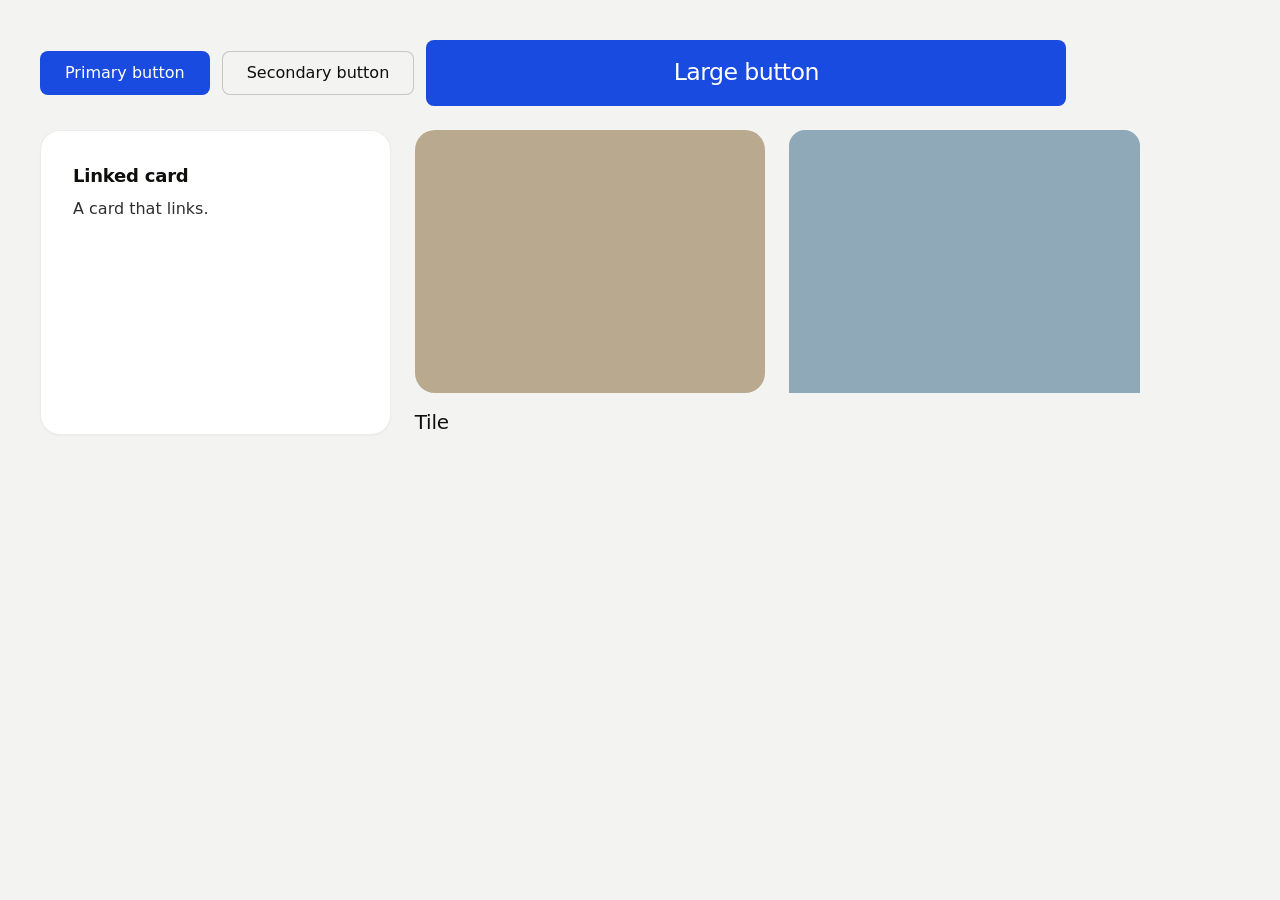
<file: assets/motion/_hover-test.html>
<!doctype html>
<html lang="en">
<head>
<meta charset="utf-8"><meta name="viewport" content="width=device-width, initial-scale=1">
<title>Hover test</title>
<link rel="stylesheet" href="../system.css">
<link rel="stylesheet" href="../ui/cards.css">
<link rel="stylesheet" href="motion.css">
<style>:root{--bg:#f3f3f1;--card:#fff;--ink:#0f0f0e;--muted:#686863;--accent:#e5531c}body{background:var(--bg);color:var(--ink);padding:40px}.row{display:grid;grid-template-columns:repeat(3,1fr);gap:24px;max-width:1100px}</style>
</head>
<body>
<main>
<div class="btn-row" style="margin-bottom:24px"><a class="btn btn--primary" href="#p">Primary button</a><a class="btn btn--secondary" href="#s">Secondary button</a><a class="btn btn--primary btn--xl" href="#x">Large button</a></div>
<div class="row">
  <a class="card" id="c1" href="#a"><h3>Linked card</h3><p>A card that links.</p></a>
  <a class="tile" id="t1" href="#b"><div class="tile__media"><img id="i1" alt="" src="data:image/svg+xml,%3Csvg xmlns='http://www.w3.org/2000/svg' width='400' height='300'%3E%3Crect width='400' height='300' fill='%23b9a98f'/%3E%3C/svg%3E"></div><div class="tile__head"><h3>Tile</h3></div></a>
  <div class="m-zoom" id="z1" style="border-radius:16px"><img id="i2" alt="" style="display:block;width:100%" src="data:image/svg+xml,%3Csvg xmlns='http://www.w3.org/2000/svg' width='400' height='300'%3E%3Crect width='400' height='300' fill='%238fa9b9'/%3E%3C/svg%3E"></div>
</div>
</main>
</body>
</html>
</file>
<file: assets/system.css>
/*
  taste-skill system.css - the one system for the page. Link it first, then assets/ui/cards.css (the
  feature card, its panel and the fragment placements), then set the palette (--p-*), the fonts and
  the radius set on :root in the page (node scripts/start.mjs prints that block).
  Do not add a second grid, spacing scale, type scale, radius scale, button or card style.
*/

/* ---------------------------------------------------------------- tokens */
:root {
  /* palette (hex only; fx.js reads --bg --surface --ink --muted --accent --accent-ink) */
  --p-bg: #ffffff;
  --p-surface: #f4f4f4;
  --p-ink: #111111;
  --p-muted: #6b6b6b;
  --p-accent: #1a4be0;
  --p-accent-ink: #ffffff;
  --p-action: #1a4be0;      /* buttons, links, focus: the accent, or the ink when the accent is too pale */
  --p-action-ink: #ffffff;
  --p-inv-bg: #111111;
  --p-inv-surface: #1c1c1c;
  --p-inv-ink: #f4f4f4;
  --p-inv-muted: #a3a3a3;
  --p-inv-accent: #ffffff;
  --p-inv-accent-ink: #111111;
  --p-inv-action: #ffffff;
  --p-inv-action-ink: #111111;
  /* the lit ground behind UI and in the closing band (references/cards.md), one per page, tech pages only
     (none on kind other, which is flat): <html data-ground="sand|sky|sage|painting">. system.js gives it to every ground
     that holds UI, on light and dark pages alike; --hue on one panel changes only its accent */
  --ground-bg: #d9ccb7; --ground-surface: #e9e0d2; --ground-ink: #2a2622; --ground-muted: #5a534a; --ground-accent: #a8794a;

  /* fonts */
  --font-display: system-ui, -apple-system, "Segoe UI", sans-serif;
  --font-text: system-ui, -apple-system, "Segoe UI", sans-serif;
  --font-mono: ui-monospace, "SFMono-Regular", Menlo, Consolas, monospace;
  --display-weight: 400;    /* headlines 400; 500 on a tech page (software, gaming, hardware) */
  --display-tracking: -0.025em;

  /* the page rhythm (references/layout-v4.md): one section per screen. The header is fixed and
     --nav tall; every section is padded --padt above and --padb (plus the phone action bar, --bar)
     below, and is exactly one or two screens tall (--h: 1 or 2; --hm on a phone). The hero's words
     start --hgap under the header and its content ends --hpadb above the fold. */
  --nav: 72px;
  --padt: 120px;
  --padb: 72px;
  --hgap: 48px;
  --hpadb: 64px;
  --bar: 0px;
  /* grid: one .wrap (alias .container) for the header, every section and the footer, the same
     --gut on both sides: 1280 wide at x 80-1360 at 1440, 342 at x 24-366 at 390 */
  --container: 1280px;
  --gut: 80px;
  --pad: var(--gut);
  --gutter: 24px;

  /* spacing: 4/8 scale */
  --s-1: 4px;  --s-2: 8px;  --s-3: 12px; --s-4: 16px; --s-5: 24px;
  --s-6: 32px; --s-7: 48px; --s-8: 64px; --s-9: 96px; --s-10: 128px;
  --section: 40px;      /* only a .section outside main (the kit's demo pages); every main > section and
                           footer.closing take --padt and --padb */
  --section-band: 56px; /* the same for an older footer outside footer.closing */
  --head-gap: 48px;     /* the one heading-to-content gap, 32 on a phone (layout.css reads it as --ly-head-gap) */
  --card-pad: 16px;     /* card padding (cards.css sets its own for cards with a panel) */
  --card-gap: 16px;     /* gap between cards */

  /* type scale (the only sizes on the page) */
  --t-label: 13px;
  --t-small: 14px;
  --t-body: 16px;
  --t-lead: 18px;
  --t-card: 18px;
  --t-h3: 24px;
  /* straight lines from the phone size at 390 to the desktop size at 1440 (system.md's table) */
  --t-h2: clamp(30px, 1.72vw + 23.3px, 48px);
  --t-h1: clamp(38px, 3.24vw + 25.4px, 72px);
  /* a big number stays a step under the h2 (VI-11): 38 at 1440, 28 at 390, so it never reads as a
     section heading; a stats row and a price set their own, smaller still */
  --t-stat: clamp(28px, .952vw + 24.29px, 38px);

  /* radius: one scale (soft by default; data-radius on <html> switches it) */
  --r-sm: 8px;  --r-md: 12px; --r-lg: 20px; --r-btn: 8px;

  /* controls (fixed here; a page never adds its own) */
  --btn-h: 44px;
  --btn-h-sm: 36px;
  --nav-h: var(--nav);  /* the older name, kept for the kit's files */
  --icon: 16px;         /* small icons: socials, menu chevrons, mono brand marks */

  /* motion: the one UI ease-out (motion.css --m-ease and ui/base.css --u-ease read it; references/motion.md) */
  --ease: cubic-bezier(.2, .8, .2, 1);
  --dur: 180ms;
}
html[data-radius="sharp"] { --r-sm: 4px; --r-md: 6px;  --r-lg: 8px;  --r-btn: 4px; }
html[data-radius="soft"]  { --r-sm: 8px; --r-md: 12px; --r-lg: 20px; --r-btn: 8px; }
html[data-radius="round"] { --r-sm: 10px; --r-md: 16px; --r-lg: 24px; --r-btn: 999px; }
/* the four lit grounds (references/cards.md); sand is the default above. painting goes with
   painterly-landscape (x.ai's daylight sky over olive hills) */
html[data-ground="sky"]      { --ground-bg: #c6d3df; --ground-surface: #d6e0e9; --ground-ink: #25303a; --ground-muted: #4d5964; --ground-accent: #3f6a92; }
html[data-ground="sage"]     { --ground-bg: #cdd6c6; --ground-surface: #dce3d6; --ground-ink: #262d24; --ground-muted: #535b51; --ground-accent: #6c8e63; }
html[data-ground="painting"] { --ground-bg: #79a8d6; --ground-surface: #a6c4e2; --ground-ink: #16212c; --ground-muted: #273949; --ground-accent: #9c9b3c; }
/* cards.css takes its card and panel radii from this scale */
html[data-radius] .card { --c-r: var(--r-lg); }
html[data-radius] .panel { --p-r: var(--r-md); }

/* a phone: the header 56, the sections padded 96 / 48, the hero's words 40 under the header and its
   content ending 24 above the fold, 24 at both sides, 12 between columns */
@media (max-width: 639px) {
  :root { --nav: 56px; --padt: 96px; --padb: 48px; --hgap: 40px; --hpadb: 24px; --gut: 24px; --gutter: 12px; --card-gap: 12px; --head-gap: 32px; }
}
@media (min-width: 640px) {
  :root { --gut: 48px; --section: 48px; --section-band: 72px; --card-pad: 24px; }
}
@media (min-width: 1024px) {
  :root { --gut: 80px; --section: 56px; --section-band: 96px; --card-gap: 24px;
          --t-lead: 20px; --t-card: 20px; --t-h3: 28px; }
  /* a place (and a local service): the 1200 column at x 120-1320 */
  html[data-type="place"] { --gut: 120px; --container: 1200px; }
}
/* a place (VI-06, ST-96, PH-23): its own smaller type (h1 48/53 and 32/37, h2 32/40 and 24/30, titles
   and the sub-line 20 and 18), the Recipe 3 hero's gap under its photograph (40, 24 on a phone),
   square photographs and cards and 2px buttons, whatever data-radius and data-buttons say */
:root[data-type="place"] {
  --hgap: 40px;
  --t-h1: clamp(32px, 1.524vw + 26.06px, 48px);
  --t-h2: clamp(24px, .762vw + 21px, 32px);
  --t-h3: clamp(20px, .381vw + 18.51px, 24px);
  --r-sm: 2px; --r-md: 0px; --r-lg: 0px; --r-btn: 2px;
}
:root[data-type="place"] :is(h1, .t-h1) { line-height: 1.104; }
:root[data-type="place"] :is(h2, .t-h2) { line-height: 1.25; }
@media (max-width: 639px) {
  :root[data-type="place"] { --hgap: 24px; }
  :root[data-type="place"] :is(h1, .t-h1) { line-height: 1.156; }
}

/* ---------------------------------------------------------------- grounds (at most three) */
:root, .ground-base {
  --bg: var(--p-bg); --surface: var(--p-surface); --ink: var(--p-ink); --muted: var(--p-muted);
  --accent: var(--p-accent); --accent-ink: var(--p-accent-ink); --card: var(--p-surface);
  --action: var(--p-action); --action-ink: var(--p-action-ink);
}
.ground-surface {
  --bg: var(--p-surface); --surface: var(--p-bg); --ink: var(--p-ink); --muted: var(--p-muted);
  --accent: var(--p-accent); --accent-ink: var(--p-accent-ink); --card: var(--p-bg);
  --action: var(--p-action); --action-ink: var(--p-action-ink);
}
.ground-inverse {
  --bg: var(--p-inv-bg); --surface: var(--p-inv-surface); --ink: var(--p-inv-ink); --muted: var(--p-inv-muted);
  --accent: var(--p-inv-accent); --accent-ink: var(--p-inv-accent-ink); --card: var(--p-inv-surface);
  --action: var(--p-inv-action); --action-ink: var(--p-inv-action-ink);
}
:root, .ground-base, .ground-surface, .ground-inverse {
  --line: color-mix(in oklab, var(--ink) 11%, transparent);
  --line-strong: color-mix(in oklab, var(--ink) 20%, transparent);
  /* effects (fx.js) and UI fragments (assets/ui) take the colours of the ground they sit on */
  --fx-bg: var(--bg); --fx-surface: var(--surface); --fx-ink: var(--ink); --fx-muted: var(--muted);
  --fx-accent: var(--accent); --fx-accent-ink: var(--accent-ink);
  --ui-font: var(--font-text); --ui-mono: var(--font-mono); --ui-radius: var(--r-md);
}
.ground-base, .ground-surface, .ground-inverse { background: var(--bg); color: var(--ink); }

/* ---------------------------------------------------------------- base */
*, *::before, *::after { box-sizing: border-box; }
/* an anchor lands on the section's top (the judge's frame): the fixed header covers --nav of its --padt */
html { -webkit-text-size-adjust: 100%; scroll-padding-top: 0; scroll-behavior: auto; margin: 0; }
body {
  margin: 0; background: var(--bg); color: var(--ink);
  font: 400 var(--t-body)/1.55 var(--font-text);
  -webkit-font-smoothing: antialiased; text-rendering: optimizeLegibility; overflow-x: clip;
}
img, svg, video, canvas { display: block; max-width: 100%; }
/* hidden means hidden, also on an img the line above makes a block (a menu tab's photograph, a peek photograph) */
[hidden] { display: none !important; }
img, video { height: auto; }
a { color: inherit; text-decoration: none; }
button { font: inherit; color: inherit; }
h1, h2, h3, h4, p, ul, ol, figure, blockquote { margin: 0; }
ul, ol { padding: 0; list-style: none; }
h1, h2, h3, h4 {
  font-family: var(--font-display); font-weight: var(--display-weight);
  letter-spacing: var(--display-tracking); text-wrap: balance; overflow-wrap: break-word;
  /* a long word (a German compound at 390) breaks at a syllable with a hyphen, in the language of <html lang>;
     only words of 10 letters or more, 4 at least on each side, so a short English heading never breaks */
  hyphens: auto; -webkit-hyphens: auto; hyphenate-limit-chars: 10 4 4;
}
h1, .t-h1 { font-size: var(--t-h1); line-height: 1.04; }
h2, .t-h2 { font-size: var(--t-h2); line-height: 1.1; }
h3, .t-h3 { font-size: var(--t-h3); line-height: 1.2; }
h4, .t-card { font-family: var(--font-text); font-weight: 500; font-size: var(--t-card); line-height: 1.3; letter-spacing: -0.01em; }
p { text-wrap: pretty; }
.t-lead  { font-size: var(--t-lead); line-height: 1.5; }
.t-body  { font-size: var(--t-body); line-height: 1.55; }
.t-small { font-size: var(--t-small); line-height: 1.5; }
.t-label { font-size: var(--t-label); font-weight: 500; line-height: 1.4; letter-spacing: 0.01em; }
.t-stat  { font-family: var(--font-display); font-weight: var(--display-weight); font-size: var(--t-stat);
           line-height: 1; letter-spacing: var(--display-tracking); font-variant-numeric: tabular-nums; }
.muted { color: var(--muted); }
.mono  { font-family: var(--font-mono); }
.measure { max-width: 62ch; }
:focus-visible { outline: 2px solid var(--action); outline-offset: 2px; border-radius: 2px; }
::selection { background: color-mix(in oklab, var(--accent) 30%, transparent); }

/* ---------------------------------------------------------------- grid */
.wrap, .container { width: min(100% - 2 * var(--gut), var(--container)); margin-inline: auto; padding-inline: 0; }
.grid { display: grid; grid-template-columns: repeat(12, minmax(0, 1fr)); column-gap: var(--gutter); row-gap: var(--card-gap); }
.grid > * { min-width: 0; grid-column: 1 / -1; }
.section { padding-block: var(--section); }

/* ---------------------------------------------------------------- one section per screen
   The page is a stack of screens. Framed at scrollY = k x the screen height, a shot shows exactly one
   section: the hero alone on the first screen, every other section (and footer.closing, the close and
   the footer in one) exactly one or two screens tall, its h2 first, --padt under its top. Heights
   and padding do it: no pinning, snapping or script.
     <section class="section" id=".." style="--h: 2">     (2 screens; --hm sets a phone's count alone)
       <div class="wrap"> the h2 first, then the content </div>     (the one in-flow child)
     </section>
   A layer (a full-bleed photograph or ground behind the words) is an <img class="layer" aria-hidden="true">
   beside the .wrap. Content must fit: one screen holds 708px of content at 1440x900 (900 - 120 - 72),
   two hold 1,608 (the second screen's part starts --padt under its top with .g2). From 640 to 1279 a
   section keeps at least its screens and grows past them rather than overlap the next. */
main > :is(section, .section), footer.closing {
  position: relative; box-sizing: border-box;
  height: calc(var(--h, 1) * 100vh); height: calc(var(--h, 1) * 100svh);
  padding: var(--padt) 0 calc(var(--padb) + var(--bar));
}
main > :is(section, .section) > :is(.wrap, .container), footer.closing > .wrap { position: relative; z-index: 1; height: 100%; }
main > :is(section, .section) > :is(.wrap, .container):not(.grid) { display: flex; flex-direction: column; }
/* a .wrap that is the section's grid too (class="wrap grid"): its rows start at the top */
main > :is(section, .section) > :is(.wrap, .container).grid { align-content: start; }
/* .fill: the block that takes what the screen leaves under the heading (a photograph, a frame) */
main > :is(section, .section) > .wrap > .fill { flex: 1 1 0; min-height: 0; }
/* two screens as two groups: row 1 the h2 and the first group, row 2 the rest (no second h2), starting
   --padt under the second screen's top, so the second shot looks like any other section */
main > :is(section, .section).g2, footer.closing.g2 { --h: 2; }
main > :is(section, .section).g2 > :is(.wrap, .container), footer.closing.g2 > .wrap { display: grid; grid-template-rows: minmax(0, 1fr) minmax(0, 1fr); row-gap: calc(var(--padt) + var(--padb) + var(--bar)); }
main > :is(section, .section).g2 > :is(.wrap, .container) > *, footer.closing.g2 > .wrap > * { min-height: 0; align-self: start; }
main > :is(section, .section).g2 > :is(.wrap, .container) > :is(.group, .fill) { align-self: stretch; }
/* a group: one screen's part of a .g2 section (its h2 and first rows, or the rest) */
.group { display: flex; flex-direction: column; min-height: 0; }
/* each screen's card row runs down to that screen's foot (the cards stretch, their panels grow), so
   the second screen of a .g2 is never a short row over an empty ground; both rows end on the same line */
@media (min-width: 1024px) {
  main > :is(section, .section).g2 > .wrap > .grid:last-child,
  main > :is(section, .section).g2 > .wrap > .group > .grid:last-child { align-self: stretch; flex: 1 1 auto; min-height: 0; }
}
.group > .fill { flex: 1 1 0; min-height: 0; }
@media (min-width: 640px) and (max-width: 1279px) {
  main > :is(section, .section):not(.hero, .section--hero), footer.closing {
    height: auto; min-height: calc(var(--h, 1) * 100vh); min-height: calc(var(--h, 1) * 100svh);
  }
  /* the section is a column and its .wrap takes all of it, so a .fill (a photograph, a frame) still
     grows to the section's foot (a min-height percentage would not resolve, leaving it at its least) */
  /* :where() keeps it at no weight, so a page's own phone- or tablet-only hiding (section.desk-only { display: none }) wins */
  :where(main > :is(section, .section):not(.hero, .section--hero), footer.closing) { display: flex; flex-direction: column; }
  main > :is(section, .section):not(.hero, .section--hero) > :is(.wrap, .container), footer.closing > .wrap { flex: 1 0 auto; height: auto; min-height: 0; }
}
/* a phone: lvh (the screen with its bars hidden) for every section but the hero; --hm when stacking
   makes the content taller than the desktop count */
@media (max-width: 639px) {
  /* at least its screens, never less: content a screen cannot hold makes the section taller (the rhythm
     check then asks for --hm: 2 or less content); a fixed height would lay its last rows over the next
     section, the fault the phone shots showed most (a list under the closing heading and its button) */
  main > :is(section, .section):not(.hero, .section--hero), footer.closing {
    height: auto; min-height: calc(var(--hm, var(--h, 1)) * 100vh); min-height: calc(var(--hm, var(--h, 1)) * 100lvh);
  }
  /* one grid row at least the screens tall that grows with the .wrap's content: the .wrap is stretched to
     it, so its .fill and its two groups still share a definite height */
  /* (at no weight, as on the tablet: a page's own section.desk-only { display: none } still hides it) */
  :where(main > :is(section, .section):not(.hero, .section--hero):has(> :is(.wrap, .container)), footer.closing) {
    display: grid; grid-template-columns: minmax(0, 1fr); grid-template-rows: 1fr; grid-auto-rows: auto;
  }
  main > :is(section, .section):not(.hero, .section--hero) > :is(.wrap, .container), footer.closing > .wrap { height: auto; }
  main > :is(section, .section).g2m, footer.closing.g2m { --hm: 2; }
  main > :is(section, .section).g2m > :is(.wrap, .container), footer.closing.g2m > .wrap { display: grid; grid-template-rows: minmax(0, 1fr) minmax(0, 1fr); row-gap: calc(var(--padt) + var(--padb) + var(--bar)); }
  /* stacked in one, the two groups keep the open cards' 32px, so the first group's last panel never meets
     the next card's title */
  main > :is(section, .section).g2:not(.g2m) > :is(.wrap, .container) { display: flex; row-gap: var(--s-6); }
  /* what the two screens leave goes around the second group, so it opens below the header, not on the fold */
  main > :is(section, .section).g2:not(.g2m) > :is(.wrap, .container) > :last-child { margin-block: auto; }
  main > :is(section, .section).g2:not(.g2m) > :is(.wrap, .container) > * { align-self: stretch; }
}
/* a layer: the photograph or ground of a whole section, under its words, edge to edge */
main > :is(section, .section) > :is(img, video, canvas, picture).layer,
footer.closing > :is(img, video, canvas, picture).layer {
  position: absolute; inset: 0; z-index: 0; width: 100%; height: 100%; max-width: none; object-fit: cover; object-position: var(--pos, 50% 50%);
}
main > :is(section, .section) > picture.layer > img { width: 100%; height: 100%; object-fit: cover; }

/* the hero: exactly the first screen, the fixed header over its top. Its words start --hgap under the
   header (--photo adds a full-bleed photograph's height above them on a place); its content ends
   --hpadb above the fold, and nothing of the next section shows, at 1440, 1024, 820 and 390.
     <section class="hero hero--<type>"><div class="wrap"><div class="hero-text"> .. </div>[one strip]</div></section>
   .hero-text holds the whole composition (the words, and the picture or window beside or under them);
   one docked strip (logos, three facts) may follow it, at most 96px, desktop only. */
main > :is(.hero, .section--hero) {
  height: 100vh; height: 100svh; min-height: 0;
  padding: calc(var(--nav) + var(--photo, 0px) + var(--hgap)) 0 calc(var(--hpadb) + var(--bar));
}
:is(.hero, .section--hero) > .wrap { height: 100%; display: grid; grid-template-rows: minmax(0, 1fr) auto; row-gap: var(--s-7); }
:is(.hero, .section--hero) > .wrap > .hero-text { min-height: 0; }
/* a phone: the hero is at least the first screen and grows when a short phone (320x640) cannot hold its
   words, buttons and picture, so nothing of it lies over the next section or under the header */
@media (max-width: 639px) {
  main > :is(.hero, .section--hero) { height: auto; min-height: 100vh; min-height: 100svh; }
  main > :is(.hero, .section--hero):has(> :is(.wrap, .container)) { display: grid; grid-template-columns: minmax(0, 1fr); grid-template-rows: 1fr; grid-auto-rows: auto; }
  main > :is(.hero, .section--hero) > :is(.wrap, .container) { height: auto; }
}
:is(.hero, .section--hero) > .wrap > .hero-strip { grid-row: 2; max-height: 96px; }
@media (max-width: 639px) { :is(.hero, .section--hero) > .wrap > .hero-strip { display: none; } }
.section--hero .section-head { max-width: 860px; }
/* the starter's own hero (hero-split): the words on span-5 top-aligned, the picture on span-6 start-7
   as tall as the hero's content box (at most 716 at 1440x900); a phone stacks words, then the picture
   in what is left */
.hero-text.hero-split { height: 100%; align-items: stretch; }
.hero-split > .hero-copy { align-self: start; }
.hero-split > .hero-visual { position: relative; min-height: 0; height: 100%; }
@media (max-width: 1023px) {
  .hero-text.hero-split { display: flex; flex-direction: column; gap: var(--s-6); }
  .hero-split > .hero-visual { flex: 1 1 0; min-height: 200px; height: auto; }
}
.hero-copy > * + * { margin-top: var(--s-5); }
/* the h1 first in the words' column: its capitals start on the picture's top line, not the line box's
   (the leading above the capitals would put the words about 12px under the photograph's top) */
.hero-copy > h1:first-child { text-box: trim-start cap alphabetic; }
.hero-copy > .btn-row { margin-top: var(--s-6); }
/* three short facts at the foot of the words' column, on the picture's bottom line (no dead space
   under the buttons): <dl class="hero-facts"><div><dt>..</dt><dd>..</dd></div> x3</dl> */
@media (min-width: 1024px) {
  .hero-split > .hero-copy { height: 100%; display: flex; flex-direction: column; }
  .hero-split > .hero-copy > .hero-facts { margin-top: auto; }
}
.hero-facts { display: grid; grid-template-columns: repeat(3, minmax(0, 1fr)); gap: var(--s-5) var(--gutter); margin: 0; }
.hero-facts > div { display: grid; gap: var(--s-1); align-content: start; }
.hero-facts dt { font-size: var(--t-small); color: var(--muted); }
.hero-facts dd { margin: 0; font-weight: 500; }
@media (max-width: 1023px) { .hero-facts { display: none; } }
/* a notice line above the h1 (changed hours, a delivery cut-off): one line with a number, static,
   starting on the left line like the h1 under it */
.hero-notice { font-size: var(--t-small); font-weight: 500; color: var(--ink); }
.hero-notice b, .hero-notice strong { font-weight: 500; color: var(--accent); }
.hero-copy > .hero-notice + h1 { margin-top: var(--s-5); }

/* a phone: open tiles from a row of three or four (rooms, goods, beans) go two-up, an odd last one
   across the row, so a row of three fits one 844px screen (stacked one under another they need two) */
@media (max-width: 639px) {
  .grid > .tile:is(.span-3, .span-4) { grid-column: auto / span 6; }
  .grid > .tile:is(.span-3, .span-4):nth-child(odd of .tile):nth-last-child(1 of .tile) { grid-column: 1 / -1; }
  .grid > .tile:is(.span-3, .span-4) .tile__head { flex-wrap: wrap; gap: 0 var(--s-2); }
}
/* a phone: open cards (words on the ground, the panel under them) stacked one under another keep 32px
   between a panel's foot and the next card's title, so a title never reads as the panel's caption */
@media (max-width: 639px) { .grid:has(> .card--open) { row-gap: var(--s-6); } }
/* a phone stacks a two-screen section's four open tiles into its two screens: their panels take 180px (a wide
   crop), so the h2 and the first two tiles of two lines each end on the first screen and the four inside both,
   not a third of a screen past. A page that sets its group's own --p-h (#features .panel) sets its phone value
   too, as the starter does */
@media (max-width: 639px) { main > :is(section, .section).g2 .card--open > .panel { --p-h: 180px; } }
/* spans: desktop >= 1024. Tablet 640-1023: text cards on span-3 and span-6 go two-up; cards with a
   panel (a visual needs the width; the one exception is a span-6 pair, below)
   and everything else (split text and visuals, span-4 cards, span-5/7/8 blocks) take the full row, so a split stacks and no row is left half empty. Phone < 640: one column. */
@media (min-width: 640px) and (max-width: 1023px) {
  .grid > .card.span-3:not(:has(> .panel)), .grid > .card.span-6:not(:has(> .panel)) { grid-column: auto / span 6; }
  /* the one exception with a panel: a 2x2 (or a pair) of span-6 cards stays two-up from 720px (a panel
     of about 310px and more, wide enough for a kit fragment), so four cards take one or two screens
     at 768-820 instead of a card per row (four stacked panels run past two screens). Split cards and
     every other span keep the full row. Under 720 a card per row. */
  @media (min-width: 720px) {
    .grid > .card.span-6:has(> .panel):not(.card--split) { grid-column: auto / span 6; }
    .grid > .card.span-6:has(> .panel):not(.card--split):nth-child(odd of .card.span-6):nth-last-child(1 of .card.span-6) { grid-column: 1 / -1; }
  }
  /* open tiles (rooms, models, people, a photo pair) go two-up; an odd last one takes the row */
  .grid > .tile:is(.span-3, .span-4, .span-6) { grid-column: auto / span 6; }
  .grid > .tile:is(.span-3, .span-4, .span-6):nth-child(odd of .tile):nth-last-child(1 of .tile) { grid-column: 1 / -1; }
}
@media (min-width: 1024px) {
  .span-2  { grid-column: auto / span 2; }
  .span-3  { grid-column: auto / span 3; }
  .span-4  { grid-column: auto / span 4; }
  .span-5  { grid-column: auto / span 5; }
  .span-6  { grid-column: auto / span 6; }
  .span-7  { grid-column: auto / span 7; }
  .span-8  { grid-column: auto / span 8; }
  .span-9  { grid-column: auto / span 9; }
  .span-10 { grid-column: auto / span 10; }
  .span-12 { grid-column: auto / span 12; }
  .start-1 { grid-column-start: 1; } .start-2 { grid-column-start: 2; } .start-3 { grid-column-start: 3; }
  .start-5 { grid-column-start: 5; } .start-6 { grid-column-start: 6; } .start-7 { grid-column-start: 7; }
  .start-4 { grid-column-start: 4; } .start-8 { grid-column-start: 8; } .start-9 { grid-column-start: 9; }
  .start-10 { grid-column-start: 10; }
  /* a split is top-aligned: the words' first line and the picture's top on one line (never centred
     against each other, never mirrored: text left, the visual right, on every split of the page) */
  .grid--middle, .grid--top { align-items: start; }
}
/* card rows: every card in a row the same height (a plain .grid stretches them) */
.grid:is(.grid--middle, .grid--top) > .card { align-self: stretch; }
/* 1024-1279: a span-4 card's panel would be about 220px wide, too narrow for real UI. Cards with a
   panel on span-4 go two-up, a span-8 one takes the row, and an odd last one takes the row too
   (steps, proof row: two, then one wide; bento: the wide card, then the four small ones two by two) */
@media (min-width: 1024px) and (max-width: 1279px) {
  .grid > .card.span-4:has(> .panel) { grid-column: auto / span 6; }
  .grid > .card.span-8:has(> .panel),
  .grid > .card.span-4:has(> .panel):nth-child(odd of .card.span-4):nth-last-child(1 of .card.span-4) { grid-column: 1 / -1; }
}

/* ---------------------------------------------------------------- section heading */
.section-head { max-width: 760px; margin-bottom: var(--head-gap); display: grid; gap: var(--s-4); }
/* every heading starts on the left line (a centred head among left ones reads as a mistake): the
   old centred head is left-aligned too */
.section-head--center { text-align: left; justify-items: start; }
/* a head row: the h2 (and its line) left, one link or the section's button at the right line */
.section-head--split { max-width: none; display: flex; align-items: end; justify-content: space-between; gap: var(--s-5); flex-wrap: wrap; }
.section-head--split > div { display: grid; gap: var(--s-4); max-width: 760px; }
.section-head p { color: var(--ink); font-size: var(--t-lead); line-height: 1.5; max-width: 60ch; }
.section-head--row { max-width: none; display: flex; align-items: end; justify-content: space-between; gap: var(--s-5); flex-wrap: wrap; }
.section-head--row > div { display: grid; gap: var(--s-4); max-width: 760px; }
/* the hero row (hero-product, hero-cycle): the h1 and its line left, the buttons right, across 1280 */
.section--hero .section-head--row { max-width: none; }

/* ---------------------------------------------------------------- buttons (one pair, a dealt look)
   One pair a page, .btn--primary and .btn--secondary, in the look dealt with the page (sections.md)
   and set once on <html data-buttons>; the markup never changes:
     solid  filled primary, outlined secondary, the radius scale (Figma; the default)
     pill   pills, a chevron after the primary's label, a tinted secondary (x.ai)
     tonal  the radius scale, a tinted secondary with no outline (Linear, Vercel)
     arrow  an arrow after the primary's label; the secondary is a text link with an arrow (Stripe)
     block  near-square corners, 48px tall; the secondary is an underlined text link (shops, hotels) */
.btn {
  display: inline-flex; align-items: center; justify-content: center; gap: var(--s-2);
  height: var(--btn-h); padding: 0 var(--s-5); border-radius: var(--r-btn); border: 1px solid transparent;
  font: 500 var(--t-body)/1 var(--font-text); letter-spacing: 0; white-space: nowrap; cursor: pointer;
  transition: background-color var(--dur) var(--ease), color var(--dur) var(--ease), border-color var(--dur) var(--ease), text-decoration-color var(--dur) var(--ease);
}
.btn--primary { background: var(--action); color: var(--action-ink); }
.btn--primary:hover { background: color-mix(in oklab, var(--action) 86%, var(--ink)); }
/* an inverted primary (the action is the ground's ink: a brand band, a lit ground): its hover steps toward the ground, as the filled one steps toward the ink */
.ground-brand .btn--primary:hover { background: color-mix(in oklab, var(--action) 88%, var(--bg)); }
/* the ground's own colour with a clear border: never grey on grey, readable on an effect too */
.btn--secondary { background: var(--bg); color: var(--ink); border-color: var(--line-strong); }
.btn--secondary:hover { background: color-mix(in oklab, var(--bg) 94%, var(--ink)); border-color: color-mix(in oklab, var(--ink) 35%, transparent); }
.btn--sm { height: var(--btn-h-sm); padding: 0 var(--s-4); font-size: var(--t-small); }
html[data-buttons="pill"] { --r-btn: 999px; }
html[data-buttons="block"] { --r-btn: 2px; --btn-h: 48px; }
html:is([data-buttons="pill"], [data-buttons="tonal"]) .btn--secondary { background: color-mix(in oklab, var(--ink) 8%, var(--bg)); border-color: transparent; }
html:is([data-buttons="pill"], [data-buttons="tonal"]) .btn--secondary:hover { background: color-mix(in oklab, var(--ink) 14%, var(--bg)); border-color: transparent; }
/* arrow and block: the secondary is a text link at the button's height (no box: one button look) */
html:is([data-buttons="arrow"], [data-buttons="block"]) .btn--secondary {
  background: none; border-color: transparent; padding-inline: var(--s-2);
  text-decoration: underline; text-underline-offset: 4px; text-decoration-color: var(--line-strong);   /* the .link look */
}
html:is([data-buttons="arrow"], [data-buttons="block"]) .btn--secondary:hover { background: none; border-color: transparent; text-decoration-color: currentColor; }
/* the glyph after a label: a chevron (pill) or an arrow (arrow), drawn so every font shows the same */
html[data-buttons="pill"] .btn--primary::after,
html[data-buttons="arrow"] :is(.btn--primary, .btn--secondary)::after {
  content: ""; flex: none; width: 12px; height: 12px; margin-right: -2px; background: currentColor;
  -webkit-mask: var(--btn-glyph) center / contain no-repeat; mask: var(--btn-glyph) center / contain no-repeat;
  transition: transform var(--dur) var(--ease);
}
html[data-buttons="pill"] { --btn-glyph: url("data:image/svg+xml,%3Csvg xmlns='http://www.w3.org/2000/svg' viewBox='0 0 12 12'%3E%3Cpath d='M4.5 2.5 8 6l-3.5 3.5' fill='none' stroke='black' stroke-width='1.6' stroke-linecap='round' stroke-linejoin='round'/%3E%3C/svg%3E"); }
html[data-buttons="arrow"] { --btn-glyph: url("data:image/svg+xml,%3Csvg xmlns='http://www.w3.org/2000/svg' viewBox='0 0 12 12'%3E%3Cpath d='M1.5 6h8.5M6.5 2.5 10 6l-3.5 3.5' fill='none' stroke='black' stroke-width='1.5' stroke-linecap='round' stroke-linejoin='round'/%3E%3C/svg%3E"); }
@media (hover: hover) and (pointer: fine) { html:is([data-buttons="pill"], [data-buttons="arrow"]) .btn:hover::after { transform: translateX(3px); } }
.btn:active { transform: translateY(1px) scale(.985); }
.btn--arrow::after { content: "\2192"; transition: transform var(--dur) var(--ease); }
@media (hover: hover) and (pointer: fine) { .btn--arrow:hover::after { transform: translateX(3px); } }
/* the drawn arrow (assets/motion: its stem grows and its head moves 3px on hover), the last child of
   a primary button, a pill or a link: <svg class="m-arrow" viewBox="0 0 12 12" aria-hidden="true">
   <path class="m-arrow__stem" d="M1 6h8"/><path class="m-arrow__head" d="M4.5 2.5 8 6l-3.5 3.5"/></svg>.
   It replaces the dealt glyph, so a button never shows two */
.m-arrow { flex: none; width: 12px; height: 12px; margin-right: -2px; overflow: visible;
           fill: none; stroke: currentColor; stroke-width: 1.6; stroke-linecap: round; stroke-linejoin: round; }
.btn--xl .m-arrow { width: 0.62em; height: 0.62em; stroke-width: 1.4; }
:is(.btn, .link, .pill):has(> .m-arrow)::after { content: none; display: none; }
.btn-row { display: flex; flex-wrap: wrap; gap: var(--s-3); align-items: center; }
.section-head--center .btn-row { justify-content: center; }
/* on the phone every button row stacks full width */
@media (max-width: 639px) {
  .btn-row { flex-direction: column; align-items: stretch; width: 100%; justify-self: stretch; }
  /* full width, the second action is a text link at the button's height under the filled one (an
     outline across the whole screen reads as a rule, a pale fill as a switched-off button) */
  .btn-row > .btn--secondary { background: none; border-color: transparent; text-decoration: underline; text-underline-offset: 4px; text-decoration-color: var(--line-strong); }
  .section-head--split > .btn { width: 100%; }
}
.link { display: inline-flex; align-items: center; gap: var(--s-2); font-weight: 500; color: var(--ink);
        text-decoration: underline; text-decoration-color: var(--line-strong); text-underline-offset: 4px;
        transition: text-decoration-color var(--dur) var(--ease); }
.link:hover { text-decoration-color: currentColor; }
.link::after { content: "\2192"; display: inline-block; text-decoration: none; transition: transform var(--dur) var(--ease); }
@media (hover: hover) and (pointer: fine) { .link:hover::after { transform: translateX(3px); } }
.pill { display: inline-flex; align-items: center; gap: var(--s-2); height: 32px; padding: 0 var(--s-3);
        border-radius: 999px; border: 1px solid var(--line); background: var(--card);
        font-size: var(--t-label); color: var(--ink); }
.pill .muted { color: var(--muted); }

/* ---------------------------------------------------------------- card (one style) */
.card {
  display: flex; flex-direction: column; gap: var(--s-2); min-width: 0;
  background: var(--card); border: 1px solid var(--line); border-radius: var(--r-lg); padding: var(--card-pad);
}
/* small titles in the text face: a display face at 20px (a condensed or hairline serif) reads smaller than the body */
.card > h3, .card > h4, .card--plan h3 { font-family: var(--font-text); font-weight: 500; font-size: var(--t-card); line-height: 1.3; letter-spacing: -0.01em; }
/* the type floor (system.md): text people read is 16px or more in ink; cards.css sets it for its
   card text, this for a plain card's lines */
.card > p { color: var(--ink); font-size: var(--t-body); max-width: 52ch; }
/* at most two boxes one inside the other (sections.md): a card whose panel holds UI drops its own
   box, so its title and lines sit on the page ground over the panel (Figma's tiles), or runs the
   panel flush to its sides and bottom (cards.css .panel--flush) */
.card.card--open { --c-pad: 0px; background: none; border: 0; box-shadow: none; padding: 0; overflow: visible; }
.card.card--open > .panel { margin: var(--s-5) 0 0; border-radius: var(--r-lg); }
.card.card--open > .panel--top { margin: 0 0 var(--s-5); }
.card--plan.is-featured { border-color: var(--action); box-shadow: inset 0 0 0 1px var(--action); }
/* cards.css (linked after this file) sets .card { gap: 0 } for feature cards; a plan keeps its 16px rows */
.card.card--plan { gap: var(--s-4); }

/* ---------------------------------------------------------------- visuals: panels and frames
   A card's .panel (the inset visual), .stage and the placements (.at-corner, .at-rise, .at-over,
   .at-right, .at-center, .stage--fade-*) come from assets/ui/cards.css (references/cards.md).
   This file adds the frames (hero, split, square, closing band) and lets a .stage work inside them.
   The grounds' colours: system.js lights every ground that holds UI (see there). */
:not(.card) > .panel { border-radius: var(--p-r, var(--r-md)); }   /* a panel on its own: four round corners */
.menu-card .panel { --p-h: 160px; }
.frame {
  position: relative; isolation: isolate; overflow: clip; display: flex; align-items: center; justify-content: center;
  background: var(--surface); border-radius: var(--r-lg); border: 1px solid var(--line);
  padding: clamp(var(--s-4), 4vw, var(--s-7));
}
/* a zero-width spacer keeps --ratio (height / width) as the frame's minimum height */
.frame::before { content: ""; flex: none; width: 0; padding-top: var(--ratio, 0px); }
/* an object or scene (assets/objects) and a photograph (.frame__img) fill the frame themselves */
.frame > :not(canvas, .stage, .loop-pause, .frame__fx, .frame__img, [data-print], [data-scene], .print3d) { position: relative; max-width: 100%; min-width: 0; }
/* a photograph is a plain rectangle in its frame: no border, no print, no filter */
.frame--photo { padding: 0; border: 0; }
/* .frame--fill: as tall as its row (a split's picture beside the words, down to the section's foot);
   stacked on a tablet or a phone it takes what the screen leaves, at least 200px */
.frame--fill { height: 100%; }
@media (max-width: 1023px) {
  .grid.fill:has(> .frame--fill) { display: flex; flex-direction: column; gap: var(--s-6); }
  .grid.fill > .frame--fill { flex: 1 1 0; height: auto; min-height: 200px; }
}
/* a split's words as a column: the last block (stats, a link) on the picture's bottom line */
.split-col { display: flex; flex-direction: column; gap: var(--s-5); }
@media (min-width: 1024px) { .split-col { height: 100%; } .split-col > .split-col__end { margin-top: auto; } }
:is(.frame, .panel) > .frame__img { position: absolute; inset: 0; z-index: 0; width: 100%; height: 100%; max-width: none; object-fit: cover; }
.frame--portrait { --ratio: 125%; }
/* the product stage (hero-product): wide, the product whole on it; a phone gets a tall stage */
.frame--stage { --ratio: 50%; }
@media (max-width: 639px) { .frame--stage, .frame--portrait { --ratio: 120%; } }
.frame--hero { padding: clamp(24px, 5vw, 64px); }
.frame--split { --ratio: 80%; }
.frame--square { --ratio: 100%; }
/* the closing band: the hero's echo, lit with the page's ground (sand, sky, sage or painting) on light
   and dark pages alike, so its text and buttons take that ground's ink. Its effect sits on a layer of
   its own, <div class="frame__fx" data-fx="..">, held still and calm where the text sits (system.js) */
.frame--cta { min-height: 420px; }
/* .frame--lit: the same for an object's frame that holds a few words in its clear half (the
   product statement's facts in a .frame__text, lower left; the object stands right of centre) */
.frame--cta, .frame--lit {
  border-color: transparent; background: var(--ground-bg); color: var(--ground-ink);
  --bg: var(--ground-surface); --surface: var(--ground-surface); --ink: var(--ground-ink); --muted: var(--ground-muted);
  --action: var(--ground-ink); --action-ink: var(--ground-surface);
  --line: color-mix(in oklab, var(--ground-ink) 12%, transparent); --line-strong: color-mix(in oklab, var(--ground-ink) 24%, transparent);
}
.frame > .frame__fx { position: absolute; inset: 0; z-index: 0; }
/* on a light page the buttons on a lit ground keep the page's own action colour: one action, one look
   (a dark page keeps the lit ground's ink, which reads on the bright ground) */
html:not([data-tone="dark"]) :is(.frame--cta, .frame--lit, .footer--statement) { --action: var(--p-action); --action-ink: var(--p-action-ink); }
/* a card on a photograph (a booking form over the room): the card holds the page's colours */
.frame--photo:has(> .card) { padding: clamp(var(--s-5), 5vw, var(--s-8)) clamp(var(--s-4), 4vw, var(--s-7)); }
.frame--photo > .card { position: relative; z-index: 1; width: min(100%, 480px); }   /* flat: no shadow at rest (ST-97) */
.frame--cta > .frame__fx { opacity: .85; }
.frame--lit > .frame__text { z-index: 2; align-self: flex-end; margin-right: auto; width: min(100%, 360px); display: grid; gap: var(--s-5); }
/* 2:1 on a desktop; a phone gets 2:3, the words at the top and the object smaller and low under
   them (its hero preset), so the facts never touch the object */
.frame--lit { --ratio: 50%; }
@media (max-width: 639px) { .frame--lit { --ratio: 150%; } .frame--lit > .frame__text { align-self: flex-start; } }
@media (max-width: 639px) { .frame--split { --ratio: 100%; } }
/* A hero, wide or split frame (x.ai's hero window): --w on the rising fragment's slot (its true width)
   centres it while it fits; anchored 24px in and cut by the right edge once the frame is narrower.
   --pair on the .stage (the main fragment's width plus the part of the second that sticks out)
   centres the pair; below 1024 the main one alone. In a card's panel cards.css places it (.at-corner,
   .at-rise, .at-right; a centred .at-rise.fit narrows with the panel), as its recipe says. */
.frame > .stage > .at-rise { --ax: max(24px, calc(50% - var(--w, 64%) / 2)); }
.frame--hero > .stage > .at-rise { --ax: max(24px, calc(50% - var(--pair, var(--w, 64%)) / 2)); }
.frame--hero > .stage > .at-over { --bx: max(24px, calc(50% - var(--pair, 800px) / 2)); }
@media (max-width: 1023px) { .frame--hero > .stage > .at-rise { --ax: max(24px, calc(50% - var(--w, 64%) / 2)); } }
/* a frame holding a cards.css .stage: the stage fills it and places the fragments (references/cards.md);
   the hero and wide frames are 16:7 and square on a phone; below 1024 only the main fragment shows */
.frame:has(> .stage) { padding: 0; }
.frame--hero:has(> .stage) { aspect-ratio: 16 / 7; }
@media (max-width: 1023px) {
  .frame--hero:has(> .stage) { aspect-ratio: 3 / 2; }   /* a tablet: room for the main fragment's rows */
}
/* a tablet held upright (820x1180): a taller frame, so the hero fills the screen without a gap */
@media (min-width: 640px) and (max-width: 1023px) and (orientation: portrait) {
  .frame--hero:has(> .stage) { aspect-ratio: 4 / 3; }
}
@media (max-width: 1023px) {
  .frame--hero > .stage > :is(.at-over, .at-over-l) { display: none; }
}
/* a split frame is about 440-560px wide from 1024 to 1279: the main piece alone there */
@media (min-width: 1024px) and (max-width: 1279px) {
  .frame--split > .stage > :is(.at-over, .at-over-l) { display: none; }
}
@media (max-width: 639px) {
  .frame--hero:has(> .stage) { aspect-ratio: 1; }
  .frame > .stage > :is(.at-over, .at-over-l) { display: none; }
  /* phone: cards.css sets a fragment 16px in on both sides, and system.js holds every loop on its
     finished picture, so no pause button lands on the UI */
}
/* a small object on a focal tile (.at-center): its true width (--w, 288px for the slider), narrowed
   on a small panel so 24px of ground always shows on both sides (a span-4 panel is 304px at 1280) */
.stage > .at-center { width: calc(100% - 48px); max-width: var(--w, 288px); }
.stage > .at-center > :is([data-ui], .ui) { width: 100%; max-width: none; }
/* .to-edge stretches a fragment's surface past the bottom (cards.css); doc's surface is its page */
.stage > .to-edge > .ui-doc > .ui-doc__page { min-height: 100%; }
/* .hero-stage: whole fragments side by side in a frame, never overlapping or cut (a row of app
   screens); the first is the main one, and the ones that no longer fit drop out from the end */
.hero-stage { container: hero-stage / inline-size; width: 100%; }
.hero-stage__row { display: flex; align-items: center; justify-content: center; gap: var(--s-5); }
.hero-stage__row > * { flex: none; max-width: 100%; }
@container hero-stage (max-width: 1060px) { .hero-stage__row > :nth-child(n + 3) { display: none; } }
@container hero-stage (max-width: 740px)  { .hero-stage__row > :nth-child(n + 2) { display: none; } }
/* the pause button on every visual that moves by itself for more than 5 s (WCAG 2.2.2): ui.js adds it
   to a loop when it starts to move, system.js to the hero's ground. Write a button.loop-pause into
   the frame only for a loop of your own (hero-cycle). The same solid 32px disc in the page colours as
   assets/ui/base.css's, 12px in from the bottom-right corner, with a 44px hit area. */
.loop-pause {
  position: absolute; right: 12px; bottom: 12px; z-index: 6; display: grid; place-items: center;
  width: 32px; height: 32px; margin: 0; padding: 0; border-radius: 50%; cursor: pointer;
  border: 1px solid color-mix(in oklab, var(--ink) 16%, transparent); background: var(--bg); color: var(--ink);
  box-shadow: 0 1px 2px rgb(0 0 0 / .12), 0 4px 12px -4px rgb(0 0 0 / .28);
}
.loop-pause::before { content: ""; position: absolute; inset: -6px; border-radius: 50%; }
.loop-pause svg { width: 14px; height: 14px; fill: currentColor; }
@media (prefers-reduced-motion: reduce) { .loop-pause { display: none; } }

/* ---------------------------------------------------------------- navigation */
/* The header: fixed, opaque, one hairline under it, the same at every depth (no blur, no shadow, no
   floating pill, never hidden on scroll). Its .wrap is the page's, so the logo starts on the left line
   and the main button ends on the right one. Plain words, 15px, sentence case; one filled button. */
.nav {
  position: fixed; inset: 0 0 auto 0; z-index: 50; height: var(--nav);
  background: var(--bg); color: var(--ink); border-bottom: 1px solid var(--line);
}
.nav__bar { height: 100%; display: flex; align-items: center; gap: var(--s-8); }
/* a text logo: the display face at 500, 22px (the client's SVG logo replaces it when there is one) */
.nav__logo { display: inline-flex; align-items: center; gap: var(--s-2); font: 500 22px/1 var(--font-display); letter-spacing: -0.02em; flex: none; }
@media (max-width: 639px) { .nav__logo { font-size: 20px; } }
.nav__logo svg, .nav__logo img { height: 24px; width: auto; }
/* the brand's mark beside its name, in the accent (the client's logo replaces both). Dealt shapes:
   <span class="mark" data-mark="dots|arc|ring|petal|leaf|stack" aria-hidden="true"></span> */
.mark { display: inline-block; flex: none; width: 22px; height: 22px; background: var(--accent);
        -webkit-mask: var(--mark) center / contain no-repeat; mask: var(--mark) center / contain no-repeat; }
.mark[data-mark="dots"]  { --mark: url("data:image/svg+xml,%3Csvg xmlns='http://www.w3.org/2000/svg' viewBox='0 0 24 24'%3E%3Ccircle cx='6.5' cy='6.5' r='4.5'/%3E%3Ccircle cx='17.5' cy='6.5' r='4.5'/%3E%3Ccircle cx='6.5' cy='17.5' r='4.5'/%3E%3Crect x='13' y='13' width='9' height='9' rx='1.5'/%3E%3C/svg%3E"); }
.mark[data-mark="arc"]   { --mark: url("data:image/svg+xml,%3Csvg xmlns='http://www.w3.org/2000/svg' viewBox='0 0 24 24'%3E%3Cpath d='M2.5 21.5V12a9.5 9.5 0 0 1 19 0v9.5h-6V12a3.5 3.5 0 0 0-7 0v9.5z'/%3E%3C/svg%3E"); }
.mark[data-mark="ring"]  { --mark: url("data:image/svg+xml,%3Csvg xmlns='http://www.w3.org/2000/svg' viewBox='0 0 24 24'%3E%3Cpath fill-rule='evenodd' d='M12 2a10 10 0 1 1 0 20 10 10 0 0 1 0-20zm0 5.5a4.5 4.5 0 1 0 0 9 4.5 4.5 0 0 0 0-9z'/%3E%3C/svg%3E"); }
.mark[data-mark="petal"] { --mark: url("data:image/svg+xml,%3Csvg xmlns='http://www.w3.org/2000/svg' viewBox='0 0 24 24'%3E%3Ccircle cx='12' cy='6.6' r='5'/%3E%3Ccircle cx='17.4' cy='12' r='5'/%3E%3Ccircle cx='12' cy='17.4' r='5'/%3E%3Ccircle cx='6.6' cy='12' r='5'/%3E%3Ccircle cx='12' cy='12' r='4'/%3E%3C/svg%3E"); }
.mark[data-mark="leaf"]  { --mark: url("data:image/svg+xml,%3Csvg xmlns='http://www.w3.org/2000/svg' viewBox='0 0 24 24'%3E%3Cpath d='M3 21C3 10 10 3 21 3c0 11-7 18-18 18z'/%3E%3C/svg%3E"); }
.mark[data-mark="stack"] { --mark: url("data:image/svg+xml,%3Csvg xmlns='http://www.w3.org/2000/svg' viewBox='0 0 24 24'%3E%3Crect x='2' y='2.5' width='20' height='5.5' rx='2.75'/%3E%3Crect x='2' y='9.25' width='14' height='5.5' rx='2.75'/%3E%3Crect x='2' y='16' width='8' height='5.5' rx='2.75'/%3E%3C/svg%3E"); }
/* initial: the name's first letter on a small accent tile (<span class="mark mark--initial" aria-hidden="true">K</span>);
   wordmark: no mark, the name alone */
.mark.mark--initial { -webkit-mask: none; mask: none; display: inline-grid; place-items: center; border-radius: calc(var(--r-sm) * 0.75);
  color: var(--accent-ink); font: var(--display-weight, 400) 13px/1 var(--font-display); letter-spacing: 0; }
.footer__mark .mark, .footer .nav__logo .mark { width: 0.8em; height: 0.8em; margin-right: 0.18em; vertical-align: -0.04em; }
.footer__mark .mark--initial, .footer .nav__logo .mark--initial { width: 1em; height: 1em; font-size: 0.6em; }
.nav--split .nav__logo .mark--initial { width: 26px; height: 26px; font-size: 15px; }
.nav__links { display: flex; align-self: stretch; gap: var(--s-1); flex: 1; min-width: 0; }
.nav__item { display: flex; align-items: center; height: 100%; }
.nav__link {
  position: relative; display: inline-flex; align-items: center; gap: var(--s-1); height: 36px; padding: 0 var(--s-3); border-radius: var(--r-sm);
  font-size: 15px; font-weight: 500; color: var(--ink); white-space: nowrap; transition: background-color var(--dur) var(--ease), color var(--dur) var(--ease);
}
/* a small laptop (1024-1279): the words sit closer, so a bar of four words never wraps or reaches the logo */
@media (min-width: 1024px) and (max-width: 1279px) {
  .nav__bar { gap: var(--s-6); }
  .nav__link { padding: 0 var(--s-2); }
  .nav__link::before, .nav__link[aria-current="page"]::after { left: var(--s-2); right: var(--s-2); }
  .nav__links { gap: 0; }
}
/* the words take no pill or fill (ST-08, ST-11): a 2px line draws under the word from the left on hover and focus and leaves to the right */
.nav__link::before { content: ""; position: absolute; left: var(--s-3); right: var(--s-3); bottom: -2px; height: 2px; border-radius: 2px; background: currentColor;
  transform: scaleX(0); transform-origin: right; transition: transform var(--dur) var(--ease); pointer-events: none; }
.nav__link:hover::before, .nav__link:focus-visible::before, .nav__item:hover > .nav__link::before, .nav__item:focus-within > .nav__link::before { transform: scaleX(1); transform-origin: left; }
.nav__actions > .nav__link::before { left: var(--s-2); right: var(--s-2); }
.nav__link .chev { width: 12px; height: 12px; opacity: .6; transition: transform var(--dur) var(--ease); }
/* the page you are on: a 2px bar under its word (still, the same inset as the hover line) */
.nav__link[aria-current="page"]::after { content: ""; position: absolute; left: var(--s-3); right: var(--s-3); bottom: -2px; height: 2px; border-radius: 2px; background: currentColor; }
.nav__expand { display: none; }
.nav__actions { display: flex; align-items: center; gap: var(--s-4); flex: none; }
/* the bar's button: the page's primary at the one button height (44, 48 with data-buttons="block"; ST-09) */
.nav__actions .btn { height: var(--btn-h); padding-inline: var(--s-5); font-size: 15px; }
.nav__actions > .nav__link { padding-inline: var(--s-2); }
.nav__toggle { display: none; }

.nav__menu {
  position: absolute; left: 0; right: 0; top: 100%; background: var(--bg); color: var(--ink);
  border-top: 1px solid var(--line); border-bottom: 1px solid var(--line);
  padding: var(--s-7) 0 var(--s-8); opacity: 0; visibility: hidden; transform: translateY(-6px);
  transition: opacity 120ms var(--ease), transform 120ms var(--ease), visibility 0s linear 120ms;
}
@media (min-width: 1024px) {
  /* hover opens the full-width panel after 150ms of intent; a click on the word goes to its page */
  .nav__item:hover > .nav__menu, .nav__item:focus-within > .nav__menu {
    opacity: 1; visibility: visible; transform: none; transition-duration: 200ms, 200ms, 0s; transition-delay: 150ms, 150ms, 150ms;
  }
  .nav__item:hover > .nav__link .chev, .nav__item:focus-within > .nav__link .chev { transform: rotate(180deg); }
}
.menu-col { display: grid; gap: var(--s-2); align-content: start; }
.menu-col > .t-label { color: var(--muted); margin-bottom: var(--s-2); }
.menu-col a { display: grid; gap: var(--s-1); padding: var(--s-2) 0; font-weight: 500; }
.menu-col a span { font-weight: 400; color: var(--muted); font-size: var(--t-small); }
.menu-col a:hover { color: var(--action); }
.menu-card { display: grid; gap: var(--s-3); }
.menu-card .panel { --ratio: 56.25%; }

@media (max-width: 1023px) {
  .nav__links, .nav__actions { display: none; }
  /* the menu button takes the secondary button's look on a 44px tap area */
  .nav__toggle {
    display: inline-grid; place-items: center; margin-left: auto; width: 44px; height: 44px; border-radius: var(--r-btn);
    border: 1px solid var(--line-strong); background: transparent; color: var(--ink); cursor: pointer; flex: none;
  }
  .nav.is-open .nav__links {
    display: flex; flex-direction: column; position: fixed; top: var(--nav); left: 0; right: 0; bottom: 0;
    padding: var(--s-4) var(--gut) calc(var(--btn-h) * 2 + 56px); background: var(--bg); overflow-y: auto; gap: 0;
  }
  .nav.is-open .nav__item { display: grid; grid-template-columns: 1fr auto; height: auto; border-bottom: 1px solid var(--line); }
  .nav.is-open .nav__link { height: 56px; padding: 0; font-size: 20px; background: none; }
  .nav.is-open .nav__link[aria-current="page"]::after { left: 0; right: auto; width: 24px; bottom: 10px; }
  .nav.is-open .nav__link::before { display: none; }
  .nav.is-open .nav__link .chev { display: none; }
  .nav.is-open .nav__expand {
    display: inline-grid; place-items: center; width: 44px; height: 56px; border: 0; background: none; color: var(--ink); cursor: pointer;
  }
  .nav__expand svg { width: 16px; height: 16px; transition: transform var(--dur) var(--ease); }
  .nav__item.is-expanded .nav__expand svg { transform: rotate(180deg); }
  .nav.is-open .nav__menu {
    position: static; grid-column: 1 / -1; display: none; opacity: 1; visibility: visible; transform: none;
    box-shadow: none; border: 0; padding: 0 0 var(--s-4);
  }
  .nav.is-open .nav__item.is-expanded .nav__menu { display: block; }
  .nav.is-open .nav__menu :is(.container, .wrap) { width: 100%; }
  .nav.is-open .nav__menu .grid { row-gap: var(--s-4); }
  /* menu cards become plain rows in the sheet (their title and line), the picture panel hidden */
  .nav.is-open .menu-card { display: grid; gap: var(--s-1); padding: var(--s-2) 0; }
  .nav.is-open .menu-card .panel { display: none; }
  .nav.is-open .nav__actions {
    display: grid; gap: var(--s-2); position: fixed; left: 0; right: 0; bottom: 0; z-index: 51;
    padding: var(--s-4) var(--gut) calc(var(--s-4) + env(safe-area-inset-bottom)); background: var(--bg); border-top: 1px solid var(--line);
  }
  .nav.is-open .nav__actions .btn { width: 100%; height: 48px; font-size: var(--t-body); }
  /* a text action (Sign in, a phone line) under the buttons, centred at their height */
  .nav.is-open .nav__actions .nav__link { display: inline-flex; order: 2; justify-content: center; height: var(--btn-h); font-size: var(--t-body); }
  body.nav-locked { overflow: hidden; }
}
/* a tablet and a phone (1023 and below, ST-15): the main button stays in the bar, at the right line
   with the menu button 12px after it; the plain words go to the sheet */
@media (max-width: 1023px) {
  .nav__bar { gap: var(--s-3); }
  .nav:not(.is-open) .nav__actions { display: flex; margin-left: auto; }
  .nav:not(.is-open) .nav__actions > :not(.btn--primary) { display: none; }
  .nav:not(.is-open) .nav__actions + .nav__toggle { margin-left: 0; }
}
@media (max-width: 639px) {
  /* a long name (15 characters, "Verdigris Works"), the main button and the menu button fit 342px (390 wide) on
     one line each, with no page CSS: the name steps down with the screen (18px at 390), the button is the small
     size, and the three sit 8px apart. A name of 17 characters or more is the client's to shorten to its mark. */
  .nav__bar { gap: var(--s-2); }
  .nav__logo { font-size: clamp(16px, 4.6vw, 20px); gap: 6px; white-space: nowrap; }
  .nav__logo .mark:not(.mark--initial) { width: 20px; height: 20px; }
  .nav:not(.is-open) .nav__actions .btn { height: 44px; padding-inline: var(--s-3); font-size: var(--t-small); }
  /* with the phone action bar the bar's button is the action's copy at the foot: the nav's goes into the sheet, so
     the first screen shows it once, the hero's (the bar waits until that has scrolled away; without script, twice
     at most, the hero's and the bar's; copy.md rule 5, action-repeat) */
  :root:has(> body > nav.actionbar) .nav:not(.is-open) .nav__actions { display: none; }
  :root:has(> body > nav.actionbar) .nav:not(.is-open) .nav__toggle { margin-left: auto; }
}
/* no script: the sheet cannot open, so the words stay in the bar (it scrolls sideways) and the dead menu button goes */
@media (scripting: none) and (max-width: 1023px) {
  .nav__links { display: flex; overflow-x: auto; scrollbar-width: none; margin-right: var(--s-3); padding-right: var(--s-2); border-right: 1px solid var(--line); }   /* stops short of the button, and a hairline marks where the row is cut (it scrolls) */
  .nav__toggle { display: none; }
}
/* a phone leaves the words under 80px of bar ("Bre" at 320): they stay in the footer's columns, the bar keeps the name
   and the main button */
@media (scripting: none) and (max-width: 639px) { .nav__links { display: none; } }

/* nav types (dealt, sections.md). Every one is the same fixed bar on the page's .wrap; the full-width
   hover panel on a desktop and the full-screen sheet on a phone are shared, so only the bar's order
   and its panel's contents differ.
   (default) nav-mega: the logo, the words 64px right of it, the actions at the right line; the panel
              holds two or three link columns and one picture card (Figma)
   nav-cards: the same bar; its panel holds three or four picture cards (a.menu-card, span-4 or span-3)
   .nav--centre: the words in the middle of the bar (Linear, Vercel)
   .nav--split: the words left, the name in the middle, the actions right (shops, hotels, restaurants)
   .nav--tone: the bar on the page's inverse ground, a band of colour over a light page (x.ai's black
              bar); the panel under it stays on the page ground */
@media (min-width: 1024px) {
  .nav--split .nav__bar, .nav--centre .nav__bar { display: grid; grid-template-columns: minmax(0, 1fr) auto minmax(0, 1fr); }
  .nav--split .nav__logo { grid-column: 2; grid-row: 1; font-size: 26px; }
  .nav--split .nav__links { grid-column: 1; grid-row: 1; }
  /* the first word starts on the left line (its box, its letters and its underline) */
  .nav--split .nav__links > .nav__item:nth-child(1 of .nav__item) > .nav__link { padding-left: 0; }
  .nav--split .nav__links > .nav__item:nth-child(1 of .nav__item) > .nav__link::before,
  .nav--split .nav__links > .nav__item:nth-child(1 of .nav__item) > .nav__link[aria-current="page"]::after { left: 0; }
  .nav--split .nav__actions, .nav--centre .nav__actions { grid-column: 3; grid-row: 1; justify-self: end; }
  .nav--centre .nav__logo { grid-column: 1; grid-row: 1; justify-self: start; }
  .nav--centre .nav__links { grid-column: 2; grid-row: 1; justify-content: center; flex: none; }
}
.nav--tone { --bg: var(--p-inv-bg); --ink: var(--p-inv-ink); --muted: var(--p-inv-muted); --accent: var(--p-inv-accent); --accent-ink: var(--p-inv-accent-ink);
             --action: var(--p-inv-action); --action-ink: var(--p-inv-action-ink); --card: var(--p-inv-surface);
             --line: color-mix(in oklab, var(--p-inv-ink) 14%, transparent); --line-strong: color-mix(in oklab, var(--p-inv-ink) 26%, transparent); }
.nav--tone .nav__menu { --bg: var(--p-bg); --ink: var(--p-ink); --muted: var(--p-muted); --action: var(--p-action); --line: color-mix(in oklab, var(--p-ink) 11%, transparent); }
/* the older float type is the plain bar now (a floating, frosted pill is not a header) */

/* ---------------------------------------------------------------- logo row */
.logos { display: flex; flex-wrap: wrap; justify-content: space-between; align-items: center; gap: var(--s-5) var(--s-6); }
.logos > * { height: 28px; width: auto; max-width: 100%; color: var(--ink); }
.logos .wordmark { height: auto; font: 500 var(--t-card)/1 var(--font-display); letter-spacing: -0.02em; white-space: nowrap; }
/* --mono marks in a logo row: 28px tall, each in the same box (the mask keeps its shape) */
.logos .icon-mono { width: 120px; height: 28px; }
/* tablet and phone: a grid, so a wrapped row never leaves one logo on its own */
@media (max-width: 1023px) { .logos { display: grid; grid-template-columns: repeat(3, minmax(0, 1fr)); justify-items: center; } }
@media (max-width: 639px)  { .logos { grid-template-columns: repeat(2, minmax(0, 1fr)); } }

/* ---------------------------------------------------------------- lists, quote, steps */
.checks { display: grid; gap: var(--s-3); }
.checks li { display: grid; grid-template-columns: 20px 1fr; gap: var(--s-3); align-items: start; }
.checks li::before {
  content: ""; width: 20px; height: 20px; margin-top: 2px; background: var(--action);
  -webkit-mask: url("data:image/svg+xml,%3Csvg xmlns='http://www.w3.org/2000/svg' viewBox='0 0 20 20'%3E%3Cmask id='m'%3E%3Crect width='20' height='20' fill='white'/%3E%3Cpath d='M6 10.2l2.6 2.6L14 7.4' fill='none' stroke='black' stroke-width='1.8' stroke-linecap='round' stroke-linejoin='round'/%3E%3C/mask%3E%3Ccircle cx='10' cy='10' r='10' mask='url(%23m)'/%3E%3C/svg%3E") center / 20px no-repeat;
          mask: url("data:image/svg+xml,%3Csvg xmlns='http://www.w3.org/2000/svg' viewBox='0 0 20 20'%3E%3Cmask id='m'%3E%3Crect width='20' height='20' fill='white'/%3E%3Cpath d='M6 10.2l2.6 2.6L14 7.4' fill='none' stroke='black' stroke-width='1.8' stroke-linecap='round' stroke-linejoin='round'/%3E%3C/mask%3E%3Ccircle cx='10' cy='10' r='10' mask='url(%23m)'/%3E%3C/svg%3E") center / 20px no-repeat;
}
.quote blockquote { font-family: var(--font-display); font-weight: var(--display-weight); font-size: var(--t-h3);
                    line-height: 1.3; letter-spacing: var(--display-tracking); text-wrap: pretty; }
/* cards.css styles .quote as quote text; who said it stays in the text face */
.quote figcaption, .quote .person { font: 400 var(--t-small)/1.45 var(--font-text); letter-spacing: 0; color: var(--ink); }
.person { display: flex; align-items: center; gap: var(--s-3); }
.person img, .person .avatar { width: 40px; height: 40px; border-radius: 999px; object-fit: cover; background: var(--surface); flex: none; }
.person .avatar { display: grid; place-items: center; font: 500 var(--t-small)/1 var(--font-text); color: var(--muted); }
/* the number beside a quote (quote-stat): below 1024 it sits under the quote, by space alone (ST-43) */
@media (max-width: 1023px) { .stat-aside { margin-top: var(--s-7); } }
/* a stats row: two to four short facts, the number above its label (data-m-count on a count) */
.stats { display: grid; grid-template-columns: repeat(auto-fit, minmax(140px, 1fr)); gap: var(--s-5) var(--gutter); margin: 0; }
.stats > div { display: flex; flex-direction: column-reverse; justify-content: flex-end; gap: var(--s-2); }
.stats dd { margin: 0; }
.stats .t-stat { font-size: clamp(26px, 1vw + 22px, 36px); }
@media (max-width: 639px) { .stats .t-stat { font-size: 26px; } }
.step-num { display: inline-grid; place-items: center; width: 32px; height: 32px; border-radius: 999px;
            border: 1px solid var(--line-strong); font: 500 var(--t-small)/1 var(--font-text); font-variant-numeric: tabular-nums; }

/* ---------------------------------------------------------------- tabs */
.tabs { display: flex; flex-wrap: wrap; gap: var(--s-2); }
.tab {
  height: var(--btn-h-sm); padding: 0 var(--s-4); border-radius: var(--r-btn); border: 1px solid var(--line);
  background: transparent; color: var(--muted); font-size: var(--t-small); font-weight: 500; cursor: pointer;
  transition: background-color var(--dur) var(--ease), color var(--dur) var(--ease), border-color var(--dur) var(--ease);
}
.tab:hover { color: var(--ink); border-color: var(--line-strong); }
.tab[aria-selected="true"] { background: var(--ink); color: var(--bg); border-color: var(--ink); }
/* the panel shown at load is there on the first frame (MO-62); system.js fades a chosen one in */
[role="tabpanel"][hidden] { display: none; }

/* ---------------------------------------------------------------- pricing */
.price { display: flex; align-items: baseline; gap: var(--s-2); }
.price .t-stat { font-size: var(--t-stat); }
.card--plan { gap: var(--s-4); }
.card--plan .btn { width: 100%; }
.card--plan .checks { margin-top: var(--s-2); }
.badge { display: inline-flex; align-items: center; height: 24px; padding: 0 var(--s-3); border-radius: 999px; vertical-align: middle;
         background: var(--action); color: var(--action-ink); font: 500 var(--t-label)/1 var(--font-text); letter-spacing: 0; }
.card--plan h3 .badge { margin-left: var(--s-2); }

/* ---------------------------------------------------------------- FAQ
   Every answer is open, always (ST-47, MO-70): no accordion, no +/- marker, nothing changes height.
     <div class="faq"><div class="faq__item"><h3>[Question]</h3><p>[Answer]</p></div> ...</div>
   Older <details> markup shows its answer open too (system.js also sets [open]). */
.faq > :is(.faq__item, details) { display: grid; gap: var(--s-2); padding: var(--s-5) 0; border-bottom: 1px solid var(--line); }   /* each row closes with its rule (ST-43) */
.faq > :is(.faq__item, details):first-child { padding-top: 0; }
.faq :is(.faq__item > h3, summary) { display: block; font: 500 var(--t-lead)/1.4 var(--font-text); letter-spacing: 0; list-style: none; cursor: text; }
.faq summary { pointer-events: none; }
.faq summary::-webkit-details-marker { display: none; }
.faq details::details-content { content-visibility: visible; }
.faq :is(.faq__item, details) p { color: var(--ink); max-width: 64ch; }
@media (max-width: 639px) { .faq > :is(.faq__item, details) { padding: var(--s-4) 0; } }

/* ---------------------------------------------------------------- footer */
.footer { padding-block: var(--section) var(--s-6); border-top: 1px solid var(--line); }   /* an older footer after the last section; footer.closing (below) replaces it */
.footer .grid { row-gap: var(--s-7); }
.footer :is(h3, h4):not(.closing__cta *) { font: 500 var(--t-small)/1.4 var(--font-text); letter-spacing: 0; color: var(--muted); margin-bottom: var(--s-4); }
.footer ul { display: grid; gap: var(--s-3); font-size: var(--t-small); }
.footer ul a:hover { color: var(--action); }
.footer__legal { display: flex; flex-wrap: wrap; gap: var(--s-4) var(--s-6); justify-content: space-between;
                 margin-top: var(--s-8); padding-top: var(--s-5); border-top: 1px solid var(--line);
                 font-size: var(--t-label); color: var(--muted); }
.socials { display: flex; gap: var(--s-2); }
.socials a { display: inline-grid; place-items: center; width: 36px; height: 36px; border-radius: 999px; border: 1px solid var(--line); color: var(--ink); }
.socials a:hover { border-color: var(--line-strong); }
.socials svg, .socials img, .socials .icon-mono { width: var(--icon); height: var(--icon); }
/* a brand mark in the text colour (icons.mjs --mono prints these): the SVG is a mask, so it
   follows currentColor on every ground. The mask image is set in the tag's style attribute. */
.icon-mono { display: inline-block; flex: none; width: var(--icon); height: var(--icon); background: currentColor;
             -webkit-mask: center / contain no-repeat; mask: center / contain no-repeat; }
@media (max-width: 1023px) { .footer .footer__col { grid-column: auto / span 6; } .footer .grid > .span-4 { grid-column: 1 / -1; } }
@media (min-width: 640px) and (max-width: 1023px) { .footer .footer__col { grid-column: auto / span 3; } }

/* the company block's one line, set in the display face (footer-columns) */
.footer__lede { font: var(--display-weight) var(--t-h3)/1.25 var(--font-display); letter-spacing: var(--display-tracking); max-width: 22ch; }
/* the legal row's end: the socials sit right of the copyright line */
.footer__legal .socials a { width: 32px; height: 32px; }

/* footer types (dealt, sections.md).
   .footer--dark (Figma, x.ai): a dark ground (with .ground-inverse), the name set large top left, the
   link columns on the right. On a dark page it stays dark: a step darker than the page, a hairline
   on top (system.js sets <html data-tone="dark">), never a light slab under a dark page. */
.footer--dark { border-top: 0; padding-block: var(--section-band) var(--s-6); }   /* a change of ground: the gap a band gets */
html[data-tone="dark"] .footer--dark {
  --bg: color-mix(in oklab, var(--p-bg) 72%, #000); --surface: var(--p-surface); --ink: var(--p-ink); --muted: var(--p-muted);
  --accent: var(--p-accent); --accent-ink: var(--p-accent-ink); --action: var(--p-action); --action-ink: var(--p-action-ink);
  border-top: 1px solid var(--line);
}
.footer__mark { display: inline-flex; align-items: center; font: var(--display-weight) var(--t-h2)/1 var(--font-display); letter-spacing: var(--display-tracking); }
/* .footer--visit (a place): the address set large with the way there, the hours beside it, then
   one row of the nav's words; no third ask for the main action */
.footer__address { font: var(--display-weight) var(--t-h2)/1.1 var(--font-display); letter-spacing: var(--display-tracking); font-style: normal; }
.footer__nav { display: flex; flex-wrap: wrap; align-items: center; gap: var(--s-3) var(--s-6); margin-top: var(--s-8); padding-top: var(--s-5); border-top: 1px solid var(--line); font-weight: 500; }
.footer__nav a:hover { color: var(--action); }
.footer__nav .socials { margin-left: auto; }
.footer--visit .footer__legal { margin-top: var(--s-5); border-top: 0; padding-top: 0; }
/* .footer--statement: the close and the footer in one inset slab on the page's lit ground (sand,
   sky, sage or painting): one big line, one full-width button, then the columns */
.footer--statement {
  margin: 0; border: 0; border-radius: 0; padding-block: var(--s-10) var(--s-6);
  background: var(--ground-bg); color: var(--ground-ink);
  --bg: var(--ground-bg); --surface: var(--ground-surface); --ink: var(--ground-ink); --muted: var(--ground-muted);
  --action: var(--ground-ink); --action-ink: var(--ground-surface); --accent: var(--ground-accent);
  --line: color-mix(in oklab, var(--ground-ink) 14%, transparent); --line-strong: color-mix(in oklab, var(--ground-ink) 28%, transparent);
}
.footer--statement .cta-type { padding-bottom: var(--s-9); margin-bottom: var(--s-8); border-bottom: 1px solid var(--line); }
@media (max-width: 639px) { .footer--statement:not(.closing) { padding-top: var(--s-9); } }
/* opening hours: <dl class="hours" data-tz="Europe/Berlin">, one dt (its days: "Mon to Fri", "Sat and
   Sun", or data-days="mon-fri") and one dd a row. system.js marks today's row .is-today in the venue's
   time zone (never the visitor's clock); the labels are read, so they stay in ink */
.hours { display: grid; grid-template-columns: auto 1fr; gap: var(--s-2) var(--s-5); font-variant-numeric: tabular-nums; }
.hours dt { color: var(--ink); } .hours dd { margin: 0; }
.hours .is-today { font-weight: 500; }
.hours dt.is-today::after { content: ""; display: inline-block; width: 6px; height: 6px; margin-left: var(--s-2); border-radius: 999px; background: var(--accent); vertical-align: 0.2em; }
/* the visit block (a place, sections.md), on the container's lines. Open by default: the words on the page ground,
   no box (a box as wide as the section on a ground of its own reads as a band to the rhythm check, and a phone's
   padding moves its words off the left line). .visit--card is the panel on --g-alt for the full page, where it
   stands in a split column beside the client's photograph: from 1024px up only, at most half the container,
   48px inside; under 1024 it is open type again. .visit--cols is the short page's: address, hours and access as
   three columns, then the menu as .rows under it in the same section.
   Its head is the label "Visit" left and the open-now line right; under it the address column and the hours column 24
   apart; under both at most two 44px rows (access, a guesthouse's check-in, "By appointment").
   <section class="section" data-place="visit" aria-label="Visit"><div class="wrap"><div class="visit">
     <div class="visit__head"><p class="t-label muted">Visit</p><p class="t-small" data-open-now></p></div>
     <div class="visit__cols">
       <div class="visit__col stack-4"><address class="visit__address">Street<br>District</address>
         <a class="link" href="https://www.openstreetmap.org/search?query=..">Get directions</a></div>
       <div class="visit__col"><dl class="hours" data-tz="Europe/Berlin"><dt>Mon to Fri</dt><dd>8 to 18</dd></dl></div>
     </div>
     <ul class="visit__rows"><li><span>Access</span><span>Step-free at the front door</span></li></ul>
   </div></div></section> */
.visit { display: grid; gap: var(--s-5); color: var(--ink); }
.visit__head { display: flex; align-items: baseline; justify-content: space-between; gap: var(--s-4); flex-wrap: wrap; }
.visit__head > * { margin: 0; }
.visit__cols { display: grid; grid-template-columns: repeat(2, minmax(0, 1fr)); column-gap: var(--s-5); row-gap: var(--s-5); }   /* the columns stretch to one height (row-lines) */
.visit--cols .visit__cols { grid-template-columns: repeat(3, minmax(0, 1fr)); }
.visit__col { min-width: 0; }
.visit__col > .t-label { margin-bottom: var(--s-3); color: var(--muted); }
.visit__address { font: 400 20px/30px var(--font-text); font-style: normal; }
.visit__rows { display: grid; margin: 0; padding: 0; list-style: none; }
.visit__rows > li { display: flex; align-items: center; justify-content: space-between; gap: var(--s-5); min-height: 44px; border-top: 1px solid var(--line); }
.visit__rows > li > :first-child { color: var(--muted); }
.visit__rows > li > :last-child { text-align: right; }
@media (min-width: 1024px) {
  .visit--card { --bg: var(--p-surface); --surface: var(--p-bg); --card: var(--p-bg); background: var(--bg); border-radius: var(--r-lg); padding: var(--s-7); }
}
@media (max-width: 1023px) { .visit--cols .visit__cols { grid-template-columns: repeat(2, minmax(0, 1fr)); } }
@media (max-width: 639px) {
  .visit__cols, .visit--cols .visit__cols { grid-template-columns: minmax(0, 1fr); }
  .visit__address { font-size: 18px; line-height: 28px; }
  .visit__rows > li { align-items: flex-start; flex-direction: column; justify-content: center; gap: 0; padding-block: var(--s-2); }
  .visit__rows > li > :last-child { text-align: left; }
}
/* photo credits: one short line that opens the full list (copy.md), at the end of the legal row:
   <details class="credits"><summary>Photographs via Unsplash and Wikimedia Commons</summary>
   <p>one line a photograph, as photos.mjs credits prints them</p></details> */
.credits { flex-basis: 100%; font-size: var(--t-label); color: var(--muted); }
.credits > summary { display: inline; cursor: pointer; list-style: none; }
.credits > summary::-webkit-details-marker { display: none; }
.credits > summary::after { content: "Credits"; margin-left: var(--s-2); color: var(--ink); text-decoration: underline; text-decoration-color: var(--line-strong); text-underline-offset: 3px; }
.credits[open] > summary::after { content: "Hide"; }
.credits > :not(summary) { margin-top: var(--s-2); max-width: 110ch; }
.credits a { text-decoration: underline; text-decoration-color: var(--line-strong); text-underline-offset: 3px; }

/* ---------------------------------------------------------------- footer.closing: the close and the footer, one screen
   The page ends on one more section: <footer class="footer closing [footer--dark | footer--statement |
   footer--visit]"> whose .wrap holds exactly two children, the close (.closing__cta, row 1, the
   rest of the screen) and the links (.closing__links, row 2: the columns, then the legal row). The
   close sits on the footer's own ground, so it is never a slab flush on a footer under it. Its three
   looks (dealt, sections.md):
     .close--photo  the h2 and the button on one head row, then the client's photograph across the
                    .wrap down to the links (never the hero's photograph)
     .close--type   the h2 and a line, then the big button across the .wrap (Figma's close)
     .close--word   the name set across the .wrap in the display face under the h2 and the button
   A phone stacks it in one screen; add .g2m when the links need a screen of their own. */
footer.closing { border-top: 0; }
footer.closing > .wrap { display: grid; grid-template-rows: minmax(0, 1fr) auto; row-gap: var(--s-8); }
footer.closing.g2 > .wrap { grid-template-rows: minmax(0, 1fr) minmax(0, 1fr); }
.closing__cta { min-height: 0; display: flex; flex-direction: column; gap: var(--s-6); }
.closing__cta > .section-head--split, .closing__cta > .section-head { margin-bottom: 0; }
.closing__cta h2 { max-width: 20ch; }
.closing__cta > .close__media { flex: 1 1 0; min-height: clamp(120px, 18svh, 160px); position: relative; overflow: clip; border-radius: var(--r-lg); background: var(--surface); }
.close__media > img { position: absolute; inset: 0; width: 100%; height: 100%; max-width: none; object-fit: cover; object-position: var(--pos, 50% 50%); }
.closing__cta.close--type > .btn--xl { align-self: stretch; }
/* the 640px button (product, service, place) stays within half the .wrap, so it never stands over half of it off its
   right line: on a place's 1200px column it is 600 (SR-6) */
@media (min-width: 640px) { .closing__cta.close--type > .btn--xl:not(.btn--wide) { width: min(50%, 640px); } }
/* the name across the .wrap: sized in layout.js-free CSS from the container (8 letters fill 1280) */
.close__word { margin-top: auto; font: var(--display-weight) clamp(64px, 14.5vw, 216px)/.86 var(--font-display); letter-spacing: -0.045em;
               white-space: nowrap; overflow: clip; color: var(--ink); }
.closing__links { display: grid; gap: var(--s-7); }
.closing__links > .footer__legal { margin-top: 0; }
.closing__links .footer__lede { font-size: var(--t-lead); max-width: 30ch; }
/* a phone: a close with a photograph takes a screen of its own (the photograph fills what the words
   leave) and the links the next; a close in type stays one screen with its links */
@media (max-width: 639px) {
  footer.closing:has(> .wrap > .closing__cta > .close__media) { --hm: 2; }
  footer.closing:has(> .wrap > .closing__cta > .close__media) > .wrap { grid-template-rows: minmax(0, 1fr) minmax(0, 1fr); row-gap: calc(var(--padt) + var(--padb) + var(--bar)); }
  footer.closing:has(> .wrap > .closing__cta > .close__media) .closing__links { align-self: start; }
}
@media (max-width: 639px) {
  footer.closing > .wrap { row-gap: var(--s-7); }
  .closing__links { gap: var(--s-5); }
  .closing__links > .grid { row-gap: var(--s-5); }
  .closing__links .footer__col { grid-column: auto / span 6; }
  .closing__cta > .close__media { min-height: 140px; }
  .close__word { font-size: clamp(56px, 19vw, 96px); }
}
/* a phone: every link and control outside a line of running text is a 44px target (the bar's name, the
   footer's links, its legal row and credits line, a text link, the pill, a small button, the socials);
   a footer list of links loses its gap, since each row is now its own 44px (a plain row in it, "Two days'
   notice", is 44px too, so the rows keep one rhythm); a pill that is only a label keeps its 32px */
@media (max-width: 639px) {
  :root { --btn-h-sm: 44px; }
  .nav__logo, .footer__mark, .link, :is(a, button).pill { min-height: 44px; }
  :is(a, button).pill { height: auto; }
  .footer ul:has(> li > a) { gap: 0; }
  .footer ul:has(> li > a) > li:not(:has(> a)) { display: flex; align-items: center; min-height: 44px; }
  :is(.footer ul, .footer__legal, .footer__nav) a:not(.btn) { display: inline-flex; align-items: center; min-height: 44px; min-width: 44px; }
  /* a block, not a flex row: "Credits" stays on the line after the sources instead of wrapping alone */
  .credits > summary { display: block; min-height: 44px; padding-block: 12px; line-height: 20px; }
  .socials a, .footer__legal .socials a { width: 44px; height: 44px; }
}

/* ---------------------------------------------------------------- the big close (closing-type) */
/* the close starts on the left line like every other heading; the big button runs across the .wrap */
.cta-type { display: grid; justify-items: start; gap: var(--s-6); text-align: left; }
.cta-type h2 { max-width: 22ch; }
/* the primary button at its one large size, once a page: 640px wide and centred; .btn--wide runs it
   across the container (Figma's close), on a software page only (system.md) */
.btn--xl { width: min(100%, 640px); height: clamp(64px, 1.4vw + 48px, 72px); font: var(--display-weight) clamp(20px, 0.6vw + 16px, 26px)/1 var(--font-display); letter-spacing: var(--display-tracking); }
.btn--xl.btn--wide { width: 100%; height: clamp(64px, 3vw + 40px, 88px); font-size: clamp(22px, 0.95vw + 18px, 32px); justify-content: space-between; padding-inline: var(--s-7); }
html[data-buttons] .btn--xl::after { width: 0.6em; height: 0.6em; }
/* on a phone it is the page's own button at full width, one step taller, so the pair stays one look */
@media (max-width: 639px) { .btn--xl, .btn--xl.btn--wide { width: 100%; height: 48px; font: 500 18px/1 var(--font-text); letter-spacing: 0; } }

/* ---------------------------------------------------------------- photographs
   .photo-band: one photograph (or film) and a few words. Three uses: the older photo hero
   (.photo-band--hero.photo-band--bleed), one media band mid-page (rhythm media-band) and the close
   (closing-photo). Nothing is laid over the photograph to make words readable: no scrim, gradient,
   veil or blurred panel (PH-31, VI-49). From 640 the words stand in a solid box in the section's own
   colours, lower left on the photograph (.photo-band--left: centred on the left side; --light is the
   same box, kept for old markup). On a phone, and on a place at every width (a place photograph
   carries no words), the photograph stands alone and the words go under it on the ground. */
.photo-band { position: relative; isolation: isolate; overflow: clip; display: grid; align-items: end;
              min-height: clamp(440px, 46vw, 720px); border-radius: var(--r-lg); background: var(--surface); }
.photo-band--bleed { border-radius: 0; }
.photo-band--hero { min-height: calc(100svh - var(--nav-h)); }
/* the older photo hero first in main (layout/hero-photo.html replaces it): the first screen, under the fixed header */
main > .photo-band--hero:first-child { height: 100svh; min-height: 0; }
main > .photo-band--hero:first-child > .photo-band__text { padding-top: calc(var(--nav) + var(--hgap)); }
.photo-band > :is(img, video, picture) { position: absolute; inset: 0; z-index: -2; width: 100%; height: 100%; max-width: none; object-fit: cover; }
.photo-band > picture > img { width: 100%; height: 100%; object-fit: cover; }
.photo-band__text { position: relative; display: grid; gap: var(--s-4); justify-items: start; color: var(--ink); }
.photo-band__text > :is(h1, h2, p) { max-width: 18ch; }
.photo-band__text > p { max-width: 44ch; font-size: var(--t-lead); }
/* from 640: a solid box in the section's colours, 32px in from the photograph's lower-left corner;
   on a full-bleed band it starts on the page's left line */
@media (min-width: 640px) {
  :root:not([data-type="place"]) .photo-band__text {
    width: fit-content; max-width: min(560px, calc(100% - 2 * var(--s-6))); margin: var(--s-6);
    padding: var(--s-6); background: var(--bg); border-radius: var(--r-md);
  }
  :root:not([data-type="place"]) .photo-band--bleed > .photo-band__text { margin: var(--s-8) max(var(--gut), (100% - var(--container)) / 2); }
  :root:not([data-type="place"]) main > .photo-band--hero:first-child > .photo-band__text { margin-top: calc(var(--nav) + var(--hgap)); padding-top: var(--s-6); }
  .photo-band--left { align-items: center; }
}
@media (max-width: 639px) {
  .photo-band { display: block; min-height: 0; overflow: visible; background: none; border-radius: 0; }
  .photo-band > :is(img, video, picture) { position: relative; inset: auto; height: auto; aspect-ratio: 4 / 5; border-radius: var(--r-lg); }
  .photo-band--bleed > :is(img, video, picture) { border-radius: 0; }
  .photo-band__text { padding: var(--s-5) 0 0; }
  .photo-band--bleed > .photo-band__text { padding: var(--s-5) var(--pad) 0; }
  .photo-band--hero > .photo-band__text { padding-bottom: var(--section); }
  /* the hero's photograph grows to fill the first screen above its words */
  .photo-band--hero { display: flex; flex-direction: column; min-height: calc(100svh - var(--nav-h)); }
  .photo-band--hero > :is(img, video, picture) { flex: 1 0 0; min-height: 100vw; aspect-ratio: auto; object-fit: cover; }
}
:root[data-type="place"] .photo-band { display: flex; flex-direction: column; min-height: 0; overflow: visible; background: none; border-radius: 0; }
:root[data-type="place"] .photo-band > :is(img, video, picture) { position: relative; inset: auto; flex: 1 1 auto; min-height: 0; height: auto; aspect-ratio: 4 / 3; }
:root[data-type="place"] .photo-band__text { padding: var(--s-6) 0 0; }
:root[data-type="place"] .photo-band--bleed > .photo-band__text { padding-inline: max(var(--gut), (100% - var(--container)) / 2); }

/* .pl-photo: every single in-flow photograph on a place (visit, menu, story, booking, close; PH-80).
   It keeps its ratio (--pl-r as a number: 1.3333 for 4:3, .8 for 4:5, 1 for 1:1) and its column, and
   when the screen is short it gets shorter, narrowing from its column's outer edge (.pl-photo--end
   for a photograph in the right-hand column). Square corners, nothing on it.
     <figure class="pl-photo" style="--pl-r: .8"><img src=".." alt=".." loading="lazy"></figure> */
:root { --pl-room: calc(100svh - var(--padt) - var(--padb) - var(--bar)); }
.pl-photo { container-type: inline-size; margin: 0; min-width: 0; }
.pl-photo > img, .pl-photo > picture > img {
  display: block; aspect-ratio: var(--pl-r, 1.3333); width: auto; max-width: 100%;
  height: min(calc(100cqw / var(--pl-r, 1.3333)), var(--pl-cap, calc(var(--pl-room) - var(--pl-head, 0px))));
  object-fit: cover; object-position: var(--pos, 50% 50%); border-radius: var(--r-lg);
}
.pl-photo--end > img, .pl-photo--end > picture > img { margin-left: auto; }
@media (max-width: 1023px) { .pl-photo > img, .pl-photo > picture > img { width: 100%; height: auto; } }
/* the visit screen on a phone ends in its photograph: the .pl-photo after the words (the last in its row of the
   split) takes what they leave of the screen, from its own ratio to 4:5 at most, so the screen never ends in an
   empty band (the row becomes a column, its gaps kept) */
@media (max-width: 639px) {
  [data-place="visit"] > .wrap:not(.grid) > .grid:has(> .pl-photo:last-child) { flex: 1 0 auto; }
  [data-place="visit"] > .wrap.grid:has(> .pl-photo:last-child),
  [data-place="visit"] > .wrap > .grid:has(> .pl-photo:last-child) { display: flex; flex-direction: column; }
  [data-place="visit"] .grid > .pl-photo:last-child,
  [data-place="visit"] .grid > .pl-photo:last-child > picture { display: flex; flex-direction: column; flex: 1 0 auto; }
  [data-place="visit"] .grid > .pl-photo:last-child > img,
  [data-place="visit"] .grid > .pl-photo:last-child > picture > img { flex: 1 0 auto; max-height: calc(100cqw * 1.25); }
}

/* .tile: an open tile, the picture on top and its words on the page ground under it, no box
   (a room, a model, a person, a case). One --tile-ratio per row so the pictures line up. */
.tile { display: grid; gap: var(--s-4); align-content: start; color: inherit; }
.tile__media { position: relative; overflow: clip; aspect-ratio: var(--tile-ratio, 4 / 3); border-radius: var(--r-lg); background: var(--surface); }
.tile__media > img { width: 100%; height: 100%; object-fit: cover; transition: transform 600ms var(--ease); }
@media (hover: hover) and (pointer: fine) { a.tile:hover .tile__media > img { transform: scale(1.03); } }   /* inside its mask; the tile never grows (motion.css has the same) */
.tile--portrait { --tile-ratio: 4 / 5; }
.tile--wide { --tile-ratio: 16 / 9; }
.tile__head { display: flex; align-items: baseline; justify-content: space-between; gap: var(--s-4); }
.tile__head > :is(h3, h4) { font: 500 var(--t-card)/1.3 var(--font-text); letter-spacing: -0.01em; }
.tile__price { flex: none; font-variant-numeric: tabular-nums; white-space: nowrap; }
.tile__facts { color: var(--muted); font-size: var(--t-small); margin-top: calc(-1 * var(--s-3)); }
.tile > p { color: var(--ink); max-width: 52ch; }
/* an object render or a drawing in a tile (line-up): on the lit ground, the object filling the tile */
.tile__media:has(> [data-print], > .drawing) { display: grid; place-items: center; background: var(--ground-bg); }
.tile__media > [data-print] { position: absolute; inset: 0; }
.tile__media > .drawing { width: min(84%, calc(84% * var(--ar, 1.5))); }

/* .drawing: a product with no photograph and no object of its kind, drawn (sections.md, the weak
   case): one inline SVG in true proportions, its lines a fixed 1.5px at every size, one part in the
   accent, dimension lines with their figures as HTML labels placed in percent of the figure.
   <figure class="drawing" style="--ar: 1.6" role="img" aria-label="..">
     <svg viewBox="0 0 1600 1000" aria-hidden="true">
       <g class="part"><path class="fill" d=".."/><path class="ln" d=".."/></g>
       <g class="dim"><path d="M100 960H1500"/><path d="M100 945v30M1500 945v30"/></g>
     </svg>
     <span class="drawing__dim" style="left: 50%; top: 96%">1,400 mm</span>
   </figure>
   In a frame it fits the frame whole (--ar: the viewBox's width over its height); a crop for a
   feature section is the same SVG with the viewBox set round the part. */
.drawing { position: relative; margin: 0; flex: none; aspect-ratio: var(--ar, 1.5); color: var(--ink); }
.frame > .drawing { width: min(100%, calc(var(--ratio, 50%) * var(--ar, 1.5) * 0.86)); }
/* a crop (a feature section's close-up of one part): it fills the frame and runs out of its edges,
   <svg preserveAspectRatio="xMidYMid slice">, no figures on it */
.frame > .drawing.drawing--crop { position: absolute; inset: 0; width: 100%; height: 100%; aspect-ratio: auto; }
.drawing > svg { display: block; width: 100%; height: 100%; overflow: visible; }
.drawing :is(.ln, .fill, .acc, .dim) { vector-effect: non-scaling-stroke; stroke-linecap: round; stroke-linejoin: round; }
.drawing .ln { fill: none; stroke: currentColor; stroke-width: 1.5; }
.drawing .fill { fill: color-mix(in oklab, var(--ink) 6%, var(--bg)); stroke: currentColor; stroke-width: 1.5; }
.drawing .acc { fill: var(--accent); stroke: currentColor; stroke-width: 1.5; }
/* a dark part (a black steel frame, a rubber foot) solid in ink, its seams .ink-ln */
.drawing .ink { fill: var(--ink); stroke: var(--ink); stroke-width: 1.5; }
.drawing .ink-ln { fill: none; stroke: color-mix(in oklab, var(--bg) 45%, var(--ink)); stroke-width: 1; vector-effect: non-scaling-stroke; }
.drawing .dim, .drawing .dim * { fill: none; stroke: var(--muted); stroke-width: 1; }
.drawing .part { pointer-events: bounding-box; }
.drawing .part :is(.ln, .fill, .ink, .acc) { transition: stroke var(--dur) var(--ease), fill var(--dur) var(--ease); }
@media (hover: hover) {
  .drawing .part:hover :is(.ln, .fill) { stroke: var(--accent); }
  .drawing .part:hover .fill { fill: color-mix(in oklab, var(--accent) 14%, var(--bg)); }
  .drawing .part:hover .ink { fill: var(--accent); stroke: var(--accent); }
}
.drawing__dim { position: absolute; transform: translate(-50%, -50%); padding: 2px var(--s-2); border-radius: 999px;
  background: var(--bg); color: var(--ink); font: 500 var(--t-label)/1.3 var(--font-text); font-variant-numeric: tabular-nums; white-space: nowrap; }
@media (max-width: 639px) {
  .drawing__dim { font-size: var(--t-label); padding: 1px 6px; }
  /* room for a figure at the drawing's edge, which keeps its 13px while the drawing shrinks */
  .frame > .drawing:not(.drawing--crop) { width: min(84%, calc(var(--ratio, 50%) * var(--ar, 1.5) * 0.8)); }
  /* a whole drawing (wider than tall) in a phone frame: the frame shortens to it, so a desk or a bike is
     not a small line across a tall empty box (a hero stage still grows to the first screen) */
  .frame:not(:has(> .frame__text)):has(> .drawing:not(.drawing--crop)) { --ratio: 80%; }
}

/* .peek: a list beside one photograph that changes to the row under the pointer (a place's or a
   service's one moment: rooms, spaces, classes, services, the menu's kinds). system.js runs it:
   <div class="grid grid--middle" data-peek>
     <div class="frame frame--photo frame--portrait span-5">
       <img class="frame__img" data-peek-for="garden" src=".." alt="..">
       <img class="frame__img" data-peek-for="kitchen" src=".." alt=".." hidden> ...</div>
     <ul class="rows span-6 start-7"><li data-peek-to="garden">..</li><li data-peek-to="kitchen">..</li></ul>
   </div> */
/* every row's words stay on the left line; the row on show darkens its rule to ink and marks its name
   with a dot after it. The photograph swaps at once (MO-07). The list runs as tall as the photograph
   (the row's two boxes match), its rows from the top. */
[data-peek] > .rows { align-self: stretch; }
[data-peek-to] { cursor: default; transition: border-color var(--dur) var(--ease); }
[data-peek-to].is-on { border-bottom-color: var(--ink); }
[data-peek-to] .rows__name::after { content: ""; display: inline-block; width: 8px; height: 8px; margin-left: var(--s-2); vertical-align: .1em;
  border-radius: 999px; background: var(--accent); opacity: 0; }
[data-peek-to].is-on .rows__name::after { opacity: 1; }
@media (max-width: 1023px) { [data-peek-to] .rows__name::after { display: none; } }
/* a tablet shows the photograph under the list, full width: 5:4, not a portrait taller than the screen */
@media (min-width: 640px) and (max-width: 1023px) { [data-peek] .frame--portrait { --ratio: 80%; } }

/* .rows: a list read across, a name (and a line) left, a value right, hairlines between: a menu, a
   price list, services with prices, specs, hours. Never cards for these. */
.rows { border-top: 0; }   /* each row closes with its own rule; no rule above the first (ST-43) */
.rows > li { display: grid; grid-template-columns: minmax(0, 1fr) auto; gap: var(--s-1) var(--s-5); padding-block: var(--s-4); border-bottom: 1px solid var(--line); }
/* no rule above the first row, so no padding either: its words start on the line beside it (a photograph's top) */
.rows > li:first-child { padding-top: 0; }
.rows__name { font-weight: 500; }
.rows__value { grid-column: 2; grid-row: 1; text-align: right; font-variant-numeric: tabular-nums; white-space: nowrap; }
/* a narrow phone: a long value ("14 to 22 months") wraps in its own column instead of squeezing the name to a word a line */
@media (max-width: 479px) { .rows__value { white-space: normal; max-width: 11ch; text-wrap: balance; } }
.rows > li > p { grid-column: 1; color: var(--ink); max-width: 56ch; }
.rows--spec .rows__name { font-weight: 400; color: var(--muted); }

/* forms (booking-form): fields on the system's control height, one radius, labels above */
.form { display: grid; grid-template-columns: repeat(2, minmax(0, 1fr)); gap: var(--s-4); }
.form > :is(.field--full, .btn-row, p) { grid-column: 1 / -1; }
.field { display: grid; gap: var(--s-2); font-size: var(--t-small); font-weight: 500; }
.field :is(input, select, textarea) {
  width: 100%; height: var(--btn-h); padding: 0 var(--s-3); border: 1px solid var(--line-strong); border-radius: var(--r-sm);
  background: var(--bg); color: var(--ink); font: 400 var(--t-body)/1.4 var(--font-text);
}
.field textarea { height: auto; min-height: 120px; padding-block: var(--s-3); resize: vertical; }
@media (max-width: 639px) { .form { grid-template-columns: minmax(0, 1fr); } }
/* a field that fails on submit (system.js, references/system.md Forms): a 2px border and the reason under it in words,
   so colour is never the only sign; the error colour is a red pulled towards the ink, 4.5:1 on a light or a dark ground */
.form { --error: color-mix(in oklab, #d92d20 72%, var(--ink)); }
.field :is(input, select, textarea)[aria-invalid="true"] { border: 2px solid var(--error); }
.field__error { font: 500 var(--t-small)/1.4 var(--font-text); color: var(--error); }
.field__error[hidden] { display: none; }
.field__error::before { content: "!"; display: inline-grid; place-items: center; width: 16px; height: 16px; margin-right: var(--s-2);
  border-radius: 50%; background: var(--error); color: var(--bg); font-size: 12px; line-height: 1; vertical-align: -2px; }
/* the status line under the button (role="status"): sending, sent or not sent, in words */
.form__status { grid-column: 1 / -1; min-height: 1.5em; font-size: var(--t-small); color: var(--ink); }
.form__status:empty { min-height: 0; }

/* sections part by a change of ground or by space only: no rule between them (.section--rule is plain) */

/* the phone action bar (a place's directions and booking; other types may use it): fixed at the foot
   under 640px, one 342x48 button or two of 165, and every section's foot pads for it (--bar).
   system.js shows it (data-bar="shown") once the hero's main button has scrolled off the top, and hides it
   (data-bar="hidden", inert) while that button, or a control that does what one of the bar's does, is on the
   screen: the bar never repeats an action the screen already shows. The hero never pads for it then (the bar
   is not on the first screen). Without script it is simply always there at the foot, under every section's
   padding, covering nothing. */
.actionbar { display: none; }
@media (max-width: 639px) {
  :root:has(> body > nav.actionbar) { --bar: calc(64px + env(safe-area-inset-bottom)); }
  .actionbar {
    position: fixed; left: 0; right: 0; bottom: 0; z-index: 40; display: grid; grid-auto-flow: column; grid-auto-columns: minmax(0, 1fr);
    gap: var(--s-3); align-items: center; height: calc(64px + env(safe-area-inset-bottom));
    padding: var(--s-2) var(--gut) env(safe-area-inset-bottom); background: var(--bg); border-top: 1px solid var(--line);
    transition: transform 240ms var(--ease), visibility 0s;
  }
  .actionbar .btn { width: 100%; height: 48px; }
  /* hidden: below the screen's edge and out of the focus order (visibility; system.js adds inert) */
  .actionbar[data-bar="hidden"] { transform: translateY(100%); visibility: hidden; transition: transform 240ms var(--ease), visibility 0s 240ms; }
  :root:has(> body > nav.actionbar:is([data-bar="shown"], [data-bar="hidden"])) main > :is(.hero, .section--hero) { --bar: 0px; }
}
/* with script on, hidden from the first frame until system.js has read the screen, so it never shows over the hero
   (data-bar="always": system.js could not wire it, so it stays, as without script, and the hero pads for it) */
@media (max-width: 639px) and (scripting: enabled) {
  .actionbar:not([data-bar="shown"], [data-bar="always"]) { transform: translateY(100%); visibility: hidden; }
  :root:not(:has(> body > nav.actionbar[data-bar="always"])) main > :is(.hero, .section--hero) { --bar: 0px; }
}
@media (max-width: 639px) and (prefers-reduced-motion: reduce) {
  .actionbar, .actionbar[data-bar="hidden"] { transition: none; }
}

/* a brand-colour band (product and place may add one, in the page's second half): the accent as the
   section's ground, its words in the accent's ink */
.ground-brand { --bg: var(--p-accent); --surface: color-mix(in oklab, var(--p-accent) 88%, var(--p-accent-ink)); --ink: var(--p-accent-ink);
  --muted: color-mix(in oklab, var(--p-accent-ink) 82%, var(--p-accent)); --card: var(--surface);
  --action: var(--p-accent-ink); --action-ink: var(--p-accent); background: var(--bg); color: var(--ink); }
.ground-brand { --line: color-mix(in oklab, var(--ink) 16%, transparent); --line-strong: color-mix(in oklab, var(--ink) 30%, transparent); }

/* a [bracketed placeholder] or a "(sample)" tag left in visible text: system.js marks it so it shows
   in every screenshot; nothing like it ships (copy.md) */
[data-placeholder] { outline: 2px dashed #d92d20; outline-offset: 2px; }

/* ---------------------------------------------------------------- highlight + entrance + motion */
/* data-hl (older markup) is plain ink from the first frame: nothing on the page changes colour on load
   (MO-62); a heading's second half in .muted is the one highlight */
/* the hero's words are set on the first frame: no entrance (.enter stays a no-op for old markup) */
.enter { animation: none; }
@keyframes fade { from { opacity: 0; } }
@media (prefers-reduced-motion: reduce) {
  /* a card loop of motion.css ([data-m-loop]) holds its own finished frame */
  :not([data-m-loop], [data-m-loop] *), ::before, ::after { animation-duration: .001ms !important; animation-iteration-count: 1 !important;
                           transition-duration: .001ms !important; scroll-behavior: auto !important; }
}

/* ---------------------------------------------------------------- helpers */
.sr-only { position: absolute; width: 1px; height: 1px; padding: 0; margin: -1px; overflow: hidden; clip: rect(0 0 0 0); white-space: nowrap; border: 0; }
/* the skip link: the first child of the header's .wrap (starter.html), out of the layout until the first Tab, then
   a plain button over the logo on the page's ground, on the .wrap's left line of the fixed header, so it never
   moves the logo off that line */
.skip-link { position: absolute; left: max(var(--gut), (100% - var(--container)) / 2); top: 50%; z-index: 2; width: 1px; height: 1px; overflow: hidden;
  clip-path: inset(50%); white-space: nowrap; }
.skip-link:focus { width: auto; height: var(--btn-h); padding: 0 var(--s-5); clip-path: none; transform: translateY(-50%);
  display: inline-flex; align-items: center; background: var(--bg); color: var(--ink); border: 1px solid var(--line-strong);
  border-radius: var(--r-btn); font: 500 var(--t-body)/1 var(--font-text); }
.stack-2 > * + * { margin-top: var(--s-2); }
.stack-4 > * + * { margin-top: var(--s-4); }
.stack-5 > * + * { margin-top: var(--s-5); }
.stack-6 > * + * { margin-top: var(--s-6); }
</file>
<file: assets/ui/cards.css>
/*
  taste-skill feature cards - the card, its inset panel and where a fragment sits on it.
  The rules and their reasons are in references/cards.md. Link after system.css (it refines .card
  and .panel there) or on its own with these tokens on a ground:
    --bg (page), --card (one step off the page), --ink, --muted, --accent, --accent-ink,
    --font-text, --font-mono
  Fragments in a panel take --fx-* from .stage (set below from the same tokens).
*/

/* ---------------------------------------------------------------- the card */
.card {
  --c-r: 20px;                      /* card radius */
  --c-pad: 28px;                    /* text padding = the panel's side inset */
  --c-gap: 8px;                     /* an inset panel's margin; its radius is --c-r minus this */
  --c-border: color-mix(in oklab, var(--ink) 8%, transparent);
  --c-text: color-mix(in oklab, var(--ink) 84%, var(--card));   /* card text: the ink, a touch softer than titles */
  --c-hi: oklch(from var(--card) 1 0 0 / clamp(0, calc(0.09 - l * 0.09), 0.07));
  --c-sh: oklch(from var(--card) 0 0 0 / calc(0.07 - l * 0.04));
  position: relative; display: flex; flex-direction: column; min-width: 0;
  padding: var(--c-pad); border-radius: var(--c-r);
  background: var(--card); color: var(--ink);
  border: 1px solid var(--c-border);
  box-shadow: inset 0 1px 0 var(--c-hi), 0 1px 2px var(--c-sh);
  overflow: clip;
  gap: 0;
}
@media (min-width: 1024px) { .card { --c-pad: 32px; } }
@media (max-width: 639px) { .card { --c-r: 18px; --c-pad: 20px; } }

.card > h3, .card__title {
  margin: 0; font-family: var(--font-text); font-size: 18px; line-height: 26px; font-weight: 560;
  letter-spacing: -0.012em; color: var(--ink); text-wrap: balance;
}
/* the two lines under a title: 16px in the ink (a touch softer than the title), never small grey text */
.card > p, .card__text {
  margin: 8px 0 0; font-size: 16px; line-height: 24px; color: var(--c-text);
  max-width: 46ch; text-wrap: pretty;
}
/* two muted lines keep one height in a row so the panels line up; only where cards sit side by side
   (below 1024px a row is one column, and the held line would be an empty gap) */
@media (min-width: 1024px) { .card--row > p { min-height: 2lh; } }
.card__link {
  display: inline-flex; align-items: center; gap: 6px; margin-top: 16px; width: max-content;
  font-size: 15px; font-weight: 500; line-height: 22px; color: var(--ink); text-decoration: none;
}
.card__link svg { width: 14px; height: 14px; transition: transform 200ms cubic-bezier(.2,.7,.2,1); }
.card__link:hover svg { transform: translateX(2px); }

/* ---------------------------------------------------------------- the inset panel */
/* Default (x.ai): aligned with the text column and running off the card's bottom edge.
   The effect canvas mounts on the panel (data-fx) and sits under everything in it. */
.panel {
  --p-r: 12px;
  display: block; padding: 0;
  --p-h: clamp(264px, 22vw + 8px, 340px);
  position: relative; isolation: isolate; overflow: clip;
  min-height: var(--p-h); flex: 1 0 auto;
  border-radius: var(--p-r) var(--p-r) 0 0;
  background: color-mix(in oklab, var(--ink) 4%, var(--card));
}
/* a panel with no effect mounted stands on the page's lit ground (system.css --ground-*: sand, sky,
   sage, painting), never a grey a shade off the white UI on it: flat on kind other (cafes, shops,
   studios); on a tech page (site-kind tech, software or gaming) a soft mesh of the ground's own tones,
   the Figma tile, with no grain (grain or texture would be the page's one effect). A [data-fx] panel
   draws its effect instead. */
.panel:not([data-fx], .panel--device) { background: var(--ground-bg, #d9ccb7); }
:root:has(meta[name="site-kind"]:is([content="tech"], [content="software"], [content="gaming"])) .panel:not([data-fx], .panel--device) {
  background-color: var(--ground-bg, #d9ccb7);
  background-image:
    radial-gradient(70% 90% at 12% 0%, color-mix(in oklab, var(--ground-surface, #e9e0d2) 92%, white), transparent 70%),
    radial-gradient(60% 80% at 100% 100%, color-mix(in oklab, var(--ground-accent, #a8794a) 34%, var(--ground-bg, #d9ccb7)), transparent 72%),
    radial-gradient(50% 60% at 85% 10%, color-mix(in oklab, var(--ground-surface, #e9e0d2) 60%, transparent), transparent 70%);
}
.card > .panel { margin-top: 32px; margin-bottom: calc(-1 * var(--c-pad) - 1px); }
.card > .panel--device { margin-top: 24px; }
/* system.css spaces the text above a panel itself; here the panel carries the 32px */
.card > :has(+ .panel) { margin-bottom: 0; }
/* a crisp 1px edge over the ground and over any fragment it crops */
.panel::after {
  content: ""; position: absolute; inset: 0; z-index: 4; pointer-events: none; border-radius: inherit;
  box-shadow: inset 0 0 0 1px color-mix(in oklab, var(--ink) 7%, transparent), inset 0 1px 0 color-mix(in oklab, var(--ink) 4%, transparent);
}
/* the vignette that calms the ground where the fragment sits (--vx, --vy: its centre) */
.panel::before {
  content: ""; position: absolute; inset: 0; z-index: 0; pointer-events: none; width: auto; padding: 0;
  background: radial-gradient(ellipse 70% 62% at var(--vx, 50%) var(--vy, 62%),
    color-mix(in oklab, var(--calm, var(--card)) var(--calm-k, 34%), transparent), transparent 72%);
}
/* inset on all sides by --c-gap; nested radius */
.card > .panel--inset {
  margin: 32px calc(var(--c-gap) - var(--c-pad)) calc(var(--c-gap) - var(--c-pad));
  border-radius: calc(var(--c-r) - var(--c-gap));
}
/* runs to the card's side and bottom edges (Figma's image band); the card's corners clip it */
.card > .panel--flush {
  margin: 32px calc(-1 * var(--c-pad) - 1px) calc(-1 * var(--c-pad) - 1px);
  border-radius: 0;
}
.panel--flush::after { box-shadow: inset 0 1px 0 color-mix(in oklab, var(--ink) 7%, transparent); }
/* the panel on top, the caption under it (tall cards) */
.card > .panel--top {
  order: -1; margin: calc(var(--c-gap) - var(--c-pad)) calc(var(--c-gap) - var(--c-pad)) 24px;
  border-radius: calc(var(--c-r) - var(--c-gap)); flex: none; min-height: 0; aspect-ratio: 1 / 1;
}
.panel--top.panel--wide { aspect-ratio: 4 / 3; }

/* a device (x.ai's "Computer" card): a status row, then the ground as its screen. The row sits on the
   card itself, not in a frame of its own, so the card stays two levels deep (card > picture > UI) */
.panel--device { display: flex; padding: 0; flex-direction: column; background: none; overflow: visible; isolation: auto; border-radius: 0; }
.panel--device::before, .panel--device::after { display: none; }
.panel__bar {
  display: flex; align-items: center; gap: 8px; height: 32px; margin-bottom: 12px; padding: 0; flex: none;
  font: 500 13px/20px var(--font-text); color: var(--ink);
}
.panel__bar .muted { color: var(--muted); font-weight: 400; }
.panel__bar .sp { flex: 1; }
/* the bar's status is quiet ink: the accent belongs to the one status inside the screen */
.panel__status {
  display: inline-flex; align-items: center; gap: 6px; height: 22px; padding: 0 8px; border-radius: 6px;
  font: 500 var(--t-label)/1 var(--font-text); color: var(--ink);
  background: color-mix(in oklab, var(--ink) 6%, transparent); box-shadow: inset 0 0 0 1px color-mix(in oklab, var(--ink) 8%, transparent);
}
.panel__bar .ui-agent { width: 20px; height: 20px; --u-ink: var(--ink); --u-bg: var(--card); }
/* a still dot: the bar's status never spins on its own (the moving part is the screen's one loop) */
.panel__status i { width: 6px; height: 6px; border-radius: 50%; background: currentColor; opacity: 0.7; }
.panel__screen {
  position: relative; isolation: isolate; overflow: clip; flex: 1;
  margin: 0; border-radius: var(--p-r) var(--p-r) 0 0;
  background: color-mix(in oklab, var(--ink) 4%, var(--card));
}
.panel__screen::after {
  content: ""; position: absolute; inset: 0; z-index: 4; pointer-events: none; border-radius: inherit;
  box-shadow: inset 0 0 0 1px color-mix(in oklab, var(--ink) 7%, transparent);
}
.panel__screen::before {
  content: ""; position: absolute; inset: 0; z-index: 0; pointer-events: none;
  background: radial-gradient(ellipse 70% 62% at var(--vx, 50%) var(--vy, 70%),
    color-mix(in oklab, var(--calm, #000) var(--calm-k, 30%), transparent), transparent 72%);
}

/* ---------------------------------------------------------------- where a fragment sits */
/* .stage holds the fragment(s) and gives them their palette: the fragment surface is one step
   lighter than the card on dark grounds and white on light ones */
.stage, .panel > .stage, .panel__screen > .stage {
  position: absolute; inset: 0; z-index: 1; max-width: none;
  --ui-font: var(--font-text); --ui-mono: var(--font-mono); --ui-radius: 12px;
  /* the fragment surface: white on a light card, one step lighter than a dark card (--frag overrides) */
  --fx-bg: var(--frag, oklch(from var(--card) clamp(calc(l + 0.05), calc((l - 0.5) * 1000), 1) calc(c * 0.5) h));
  --fx-surface: var(--card); --fx-ink: var(--ink); --fx-muted: var(--muted);
  --fx-accent: var(--accent); --fx-accent-ink: var(--accent-ink);
}
.stage > * { position: absolute; max-width: none; }
/* from 640px a fragment keeps its true width and is cropped by the panel, never squeezed to fit
   (on a phone it takes the panel's width instead: see the end of this block) */
@media (min-width: 640px) { .stage > :not(.at-center) > [data-ui] { max-width: none; } }
/* a fragment cut by the panel's edge dissolves into the ground over its last --fade-h (64px; 40px for a
   short panel) instead of being sliced through a line of text (edge-fade-dissolve, 14 of 41 sites).
   The fade only ever covers context: the fragment's point (the row that changes, the number, the
   button) sits above it. */
.stage { --fade-h: 64px; }
.stage--fade-b { -webkit-mask: linear-gradient(to bottom, #000 calc(100% - var(--fade-h)), transparent calc(100% - 4px)); mask: linear-gradient(to bottom, #000 calc(100% - var(--fade-h)), transparent calc(100% - 4px)); }
.stage--fade-r { -webkit-mask: linear-gradient(to right, #000 calc(100% - 72px), transparent calc(100% - 4px)); mask: linear-gradient(to right, #000 calc(100% - 72px), transparent calc(100% - 4px)); }
.stage--fade-br {
  -webkit-mask: linear-gradient(to bottom, #000 calc(100% - var(--fade-h)), transparent calc(100% - 4px)), linear-gradient(to right, #000 calc(100% - 72px), transparent calc(100% - 4px));
  -webkit-mask-composite: source-in;
  mask: linear-gradient(to bottom, #000 calc(100% - var(--fade-h)), transparent calc(100% - 4px)), linear-gradient(to right, #000 calc(100% - 72px), transparent calc(100% - 4px));
  mask-composite: intersect;
}
/* anchored at the top-left inset, cut by the right and bottom edges (19 of 41 sites) */
.at-corner { left: var(--ax, 32px); top: var(--ay, 32px); }
/* anchored at the top-right inset, cut by the bottom only: on a narrow panel it narrows to the panel
   minus both insets rather than run out of the left edge through its text */
.at-right { right: var(--ax, 32px); top: var(--ay, 32px); max-width: calc(100% - 2 * var(--ax, 32px)); }
.stage > .at-right > :is([data-ui], .ui) { max-width: 100%; }
/* rising out of the bottom edge (x.ai) */
.at-rise { left: var(--ax, 18%); top: var(--ay, 48px); }
/* .to-edge: the wrapper reaches --cut (72px) past the panel's bottom edge whatever the panel's height,
   so a fragment that fills its wrapper (stat with opts.fill, a long list) is always cut on purpose and
   never by a few accidental px */
.stage > .to-edge { bottom: calc(-1 * var(--cut, 72px)); }
.stage > .to-edge > :is([data-ui], .ui) { height: 100%; }
/* .fit: the fragment takes the panel's width minus --ax on both sides instead of its own, for a narrow
   panel where a few px of overhang would cut its text (contain it, or cut it by 48px or more).
   --fit-max (its true width, e.g. 400px for chat) keeps it at that width on a wide panel, centred
   between the insets (x.ai's window rising out of the bottom edge), so it only narrows where the
   panel is too small: never a 1-23px sliver, a cut at 1024, or uneven ground at the sides */
.stage > .fit { right: var(--ax, 32px); }
.stage > .fit > :is([data-ui], .ui) { width: 100%; max-width: var(--fit-max, 100%); margin-inline: auto; }
/* .wide: a fluid fragment (files, calendar) set wider than the panel (--w), so it is cut by the right
   edge like a window, not centred with even ground round it; pair with .stage--fade-br. Whatever the
   panel's width it runs at least 64px past the right edge */
.stage > .wide { width: max(var(--w, 680px), 100% - var(--ax, 32px) + 64px); }
.stage > .wide > :is([data-ui], .ui) { width: 100%; max-width: none; }
/* a small control in the calm middle of a focal ground (Figma's Texture tile): never a window or a
   dialog. It never runs past the panel: at most the panel less 24px a side */
.at-center { left: 50%; top: 50%; translate: -50% -50%; max-width: calc(100% - 48px); }
.stage > .at-center > :is([data-ui], .ui) { max-width: 100%; }
/* a second fragment laid over the first one's edge */
.at-over { right: var(--bx, 24px); bottom: var(--by, 24px); z-index: 2; }
.at-over-l { left: var(--bx, 24px); bottom: var(--by, 24px); z-index: 2; }
/* phone: a fragment takes the panel's width minus the inset on both sides (its own width stays the upper
   bound), so it is only ever cut at the bottom, never through a line of text at the side. The desktop
   --ax and --ay are ignored here; --ay-sm sets the top. */
@media (max-width: 639px) {
  .stage > :is(.at-corner, .at-right, .at-rise) { left: var(--ax-sm, 16px); right: var(--ax-sm, 16px); top: var(--ay-sm, 24px); max-width: none; }
  .stage > :is(.at-corner, .at-right, .at-rise) > :is([data-ui], .ui) { max-width: 100%; }
  .stage > .wide { width: auto; }
  .stage > .at-center { max-width: calc(100% - 2 * var(--ax-sm, 16px)); }
  /* a dialog over a window takes the panel's width less 12px a side, never running past it */
  .stage > :is(.at-over, .at-over-l) { left: 12px; right: 12px; bottom: 16px; }
  .stage > :is(.at-over, .at-over-l) > :is([data-ui], .ui) { width: auto; max-width: 100%; }
}

/* ---------------------------------------------------------------- variants */
/* text beside the panel */
.card--split { display: grid; grid-template-columns: minmax(0, 5fr) minmax(0, 7fr); gap: 40px; align-items: stretch; }
.card--split > .card__body { display: flex; flex-direction: column; justify-content: center; padding: 16px 0; }
.card--split > .panel { margin: calc(var(--c-gap) - var(--c-pad)) calc(var(--c-gap) - var(--c-pad)) calc(var(--c-gap) - var(--c-pad)) 0; border-radius: calc(var(--c-r) - var(--c-gap)); min-height: 420px; }
@media (max-width: 899px) {
  .card--split { grid-template-columns: minmax(0, 1fr); gap: 0; }
  .card--split > .card__body { padding: 0; }
  .card--split > .panel { margin: 28px calc(var(--c-gap) - var(--c-pad)) calc(var(--c-gap) - var(--c-pad)); min-height: 360px; }
}
.card__points { display: grid; gap: 0; margin: 24px 0 0; padding: 0; list-style: none; }
.card__points li { display: flex; gap: 12px; padding: 12px 0; border-top: 1px solid var(--c-border); font-size: 16px; line-height: 24px; color: var(--c-text); }
.card__points li b { color: var(--ink); font-weight: 500; }
.card__points svg { width: 18px; height: 18px; margin-top: 3px; flex: none; color: var(--ink); }

/* the big number: filled with an effect through a blend knock-out (see cards.md) */
.knock { position: relative; isolation: isolate; display: inline-block; line-height: 0.92; }
.knock__text {
  position: relative; z-index: 1; display: block;
  font: 600 var(--knock-size, 128px)/0.92 var(--font-display, var(--font-text)); letter-spacing: -0.05em;
  background: var(--card); color: #fff; mix-blend-mode: darken; padding: 0.04em 0.06em 0.08em 0;
}
.knock--light .knock__text { color: #000; mix-blend-mode: lighten; }
/* a plain big number beside a knocked-out one: the same size and the same box, so the rows under both
   start level */
.stat__num {
  display: block; font: 600 var(--knock-size, 128px)/0.92 var(--font-display, var(--font-text)); letter-spacing: -0.05em;
  padding: 0.04em 0.06em 0.08em 0; color: var(--ink); white-space: nowrap;
}
.stat__unit { font-size: 0.32em; letter-spacing: -0.01em; color: var(--muted); font-weight: 500; margin-left: 0.2em; }
.stat__label { font-size: 16px; line-height: 24px; color: var(--c-text); }
.stat__label b { color: var(--ink); font-weight: 500; }

/* testimonial: the quote and who said it, beside one result told as a number and two bars */
.quote { margin: 0; font-family: var(--font-display, var(--font-text)); font-size: clamp(22px, 1.1vw + 12px, 28px); line-height: 1.32; letter-spacing: -0.02em; font-weight: 450; color: var(--ink); text-wrap: pretty; }
.person { display: flex; align-items: center; gap: 12px; margin-top: 28px; }
.person__logo { display: grid; place-items: center; flex: none; width: 40px; height: 40px; border-radius: 10px; color: var(--ink); background: color-mix(in oklab, var(--ink) 5%, var(--card)); box-shadow: inset 0 0 0 1px var(--c-border); }
.person__logo svg { width: 22px; height: 22px; }
.person__name { display: block; font-size: 16px; line-height: 24px; font-weight: 500; color: var(--ink); }
.person__role { display: block; font-size: 16px; line-height: 24px; color: var(--c-text); }
.result { display: flex; flex-direction: column; justify-content: space-between; gap: 32px; padding-left: 40px; border-left: 1px solid var(--c-border); }
.result__fig { font: 600 clamp(64px, 3.4vw + 24px, 88px)/0.95 var(--font-display, var(--font-text)); letter-spacing: -0.05em; color: var(--ink); }
.result__cap { margin: 12px 0 0; max-width: 28ch; font-size: 16px; line-height: 24px; color: var(--c-text); }
.result__bars { display: grid; gap: 14px; margin: 0; padding: 0; list-style: none; }
.result__bars li { display: grid; grid-template-columns: 124px minmax(0, 1fr) auto; align-items: center; gap: 12px; font-size: 16px; line-height: 24px; color: var(--c-text); }
.result__bars i { display: block; height: 8px; width: var(--w); border-radius: 4px; background: color-mix(in oklab, var(--ink) 16%, var(--card)); }
.result__bars li:last-child i { background: var(--accent); }
.result__bars b { font-weight: 500; color: var(--ink); font-variant-numeric: tabular-nums; }
@media (max-width: 1023px) { .result { padding: 28px 0 0; border-left: 0; border-top: 1px solid var(--c-border); } }

/* pricing */
.plan { gap: 0; }
/* every plan's name row is the badge's height, so prices, buttons and lists sit level across the row */
.plan__name { height: 24px; font-size: 16px; line-height: 24px; font-weight: 500; color: var(--ink); display: flex; align-items: center; gap: 8px; }
.plan__price { display: flex; align-items: baseline; gap: 6px; margin-top: 20px; font: 600 44px/1 var(--font-display, var(--font-text)); letter-spacing: -0.04em; }
.plan__price small { font: 400 14px/20px var(--font-text); letter-spacing: 0; color: var(--muted); }
.plan__for { margin-top: 12px; font-size: 16px; line-height: 24px; color: var(--c-text); min-height: 2lh; }
.plan__btn {
  display: inline-flex; align-items: center; justify-content: center; height: 40px; margin-top: 24px; border-radius: 10px;
  font: 500 14px/1 var(--font-text); text-decoration: none; color: var(--ink);
  box-shadow: inset 0 0 0 1px color-mix(in oklab, var(--ink) 16%, transparent);
}
.plan__btn--primary { background: var(--ink); color: var(--card); box-shadow: inset 0 1px 0 color-mix(in oklab, var(--card) 18%, transparent); }
.plan__list { display: grid; gap: 10px; margin: 24px 0 0; padding: 20px 0 0; list-style: none; border-top: 1px solid var(--c-border); font-size: 16px; line-height: 24px; color: var(--c-text); }
.plan__list li { display: flex; gap: 10px; }
.plan__list li::before {
  content: ""; flex: none; width: 16px; height: 16px; margin-top: 4px; background: var(--ink); opacity: 0.85;
  -webkit-mask: url("data:image/svg+xml,%3Csvg xmlns='http://www.w3.org/2000/svg' viewBox='0 0 16 16'%3E%3Cpath d='m3.5 8.4 2.8 2.8 6.2-6.4' fill='none' stroke='black' stroke-width='1.6' stroke-linecap='round' stroke-linejoin='round'/%3E%3C/svg%3E") center / 16px no-repeat;
          mask: url("data:image/svg+xml,%3Csvg xmlns='http://www.w3.org/2000/svg' viewBox='0 0 16 16'%3E%3Cpath d='m3.5 8.4 2.8 2.8 6.2-6.4' fill='none' stroke='black' stroke-width='1.6' stroke-linecap='round' stroke-linejoin='round'/%3E%3C/svg%3E") center / 16px no-repeat;
}
/* the featured plan: the same --card fill as its neighbours and a quiet accent hairline, its one accent
   touch (so the badge is quiet ink). On hover or focus a light runs once round the edge: an edge-glow
   canvas (fill 1, wash 0) mounted for that lap only, which paints the same fill under a lit border and
   then fades. Never a light that runs because the plan scrolled into view, never a comet left on one edge */
.plan.is-featured { border-color: color-mix(in oklab, var(--accent) 48%, transparent); background: var(--card); }
.plan.is-featured.is-fading > .fx-canvas { opacity: 0 !important; transition: opacity 600ms ease !important; }
.plan.is-featured .plan__badge { display: inline-flex; align-items: center; height: 22px; padding: 0 8px; border-radius: 6px; font: 500 var(--t-label)/1 var(--font-text); color: var(--ink); background: color-mix(in oklab, var(--ink) 7%, transparent); box-shadow: inset 0 0 0 1px color-mix(in oklab, var(--ink) 10%, transparent); }

/* on a phone a fragment fits the panel's width (see the placements), so it is only cut at the bottom:
   the side fades go, the bottom fade stays */
/* a phone: the card's link and the plan's button are 44px targets (the link keeps its look, its box grows round it) */
@media (max-width: 639px) { .card__link { min-height: 44px; margin-top: 5px; } .plan__btn { height: 44px; } }
@media (max-width: 639px) {
  .stage--fade-r { -webkit-mask: none; mask: none; }
  .stage--fade-b, .stage--fade-br {
    -webkit-mask: linear-gradient(to bottom, #000 calc(100% - min(56px, var(--fade-h))), transparent calc(100% - 4px));
    mask: linear-gradient(to bottom, #000 calc(100% - min(56px, var(--fade-h))), transparent calc(100% - 4px));
  }
}

@keyframes ui-spin { to { transform: rotate(360deg); } }
</file>
<file: assets/motion/motion.css>
/*
  taste-skill motion.css - the micro-interactions a company site has (figma.com, x.ai): one small
  opt-in layer over system.css and ui/cards.css. Link it after them (data-motion on <html> is optional);
  load motion.js once (it adds the tab indicator, the number tick and the card loops).
  The layer is ON as soon as this file is linked: no attribute is needed (a hover shot of a linked card or photo
  shows the 2px lift and the 1.03 zoom). <html data-motion="off"> switches the whole layer off; data-motion="live"
  is the number tick in a headless shot (motion.js).
  references/motion.md says what moves and how fast. Everything here answers the pointer, the
  keyboard or a number coming into view once, plus the hero's one entrance on load (the end of this
  file); nothing moves because the page scrolled (that is a dealt moment's job, assets/moments).

  Hover moves sit under (hover: hover) and (pointer: fine): a phone never keeps a stuck hover.
  Hover out runs 120ms against 150ms in (motion.md, tokens).
  Under prefers-reduced-motion colours still change and a press still shows; nothing moves or scales.
*/

:root {
  --m-in: 150ms;                              /* hover in: buttons, links, nav, tabs */
  --m-out: 120ms;                             /* hover out */
  --m-press: 90ms;                            /* a press */
  --m-panel: 200ms;                           /* a menu or sheet opening */
  --m-close: 120ms;                           /* a menu closing */
  --m-slide: 240ms;                           /* an indicator travelling between two tabs or links */
  --m-image: 600ms;                           /* a photograph scaling inside its mask */
  --m-image-out: 400ms;                       /* ...and settling back */
  --m-ease: var(--ease, cubic-bezier(.2, .8, .2, 1)); /* the one UI ease-out (system.css --ease): fast start, soft landing */
  --m-ease-io: cubic-bezier(.65, 0, .35, 1);  /* the indicator: leaves and lands softly */
  --m-ease-enter: cubic-bezier(.22, 1, .36, 1); /* an entrance settling: long soft tail, never past its mark */
  --m-cycle: 3.2s;                            /* one cycle of a card's loop (2.5-4 s) */
  --m-lift: -2px;
}

/* ---------------------------------------------------------------- buttons */
html:not([data-motion="off"]) .btn {
  position: relative;
  transition: background-color var(--m-out) var(--m-ease), color var(--m-out) var(--m-ease),
              border-color var(--m-out) var(--m-ease), box-shadow var(--m-out) var(--m-ease),
              transform var(--m-press) var(--m-ease);
}
/* the tone moves toward the ground: a black button greys a little on white, a white one on black */
html:not([data-motion="off"]) .btn--primary:hover { background: color-mix(in oklab, var(--action) 84%, var(--bg)); }
html:not([data-motion="off"]) .btn--secondary:hover {
  background: color-mix(in oklab, var(--bg) 92%, var(--ink));
  border-color: color-mix(in oklab, var(--ink) 32%, transparent);
}
html:not([data-motion="off"]) .btn:hover { transition-duration: var(--m-in), var(--m-in), var(--m-in), var(--m-in), var(--m-press); }
html:not([data-motion="off"]) .btn:active { transform: translateY(1px) scale(.985); }
/* the step: a button rises 1px on hover (2px on the large size) and presses 1px down with a 1.5% shrink on
   click; pointer only. The text-link secondary (arrow and block looks) keeps its underline and does not step.
   Reduced motion keeps the colour change only (see the end of this file). */
@media (hover: hover) and (pointer: fine) {
  html:not([data-motion="off"]) .btn:hover { transform: translateY(-1px); }
  html:not([data-motion="off"]) .btn--xl:hover { transform: translateY(-2px); }
  html:not([data-motion="off"]):is([data-buttons="arrow"], [data-buttons="block"]) .btn--secondary:hover { transform: none; }
  html:not([data-motion="off"]) .btn:active { transform: translateY(1px) scale(.985); }
  html:not([data-motion="off"]):is([data-buttons="arrow"], [data-buttons="block"]) .btn--secondary:active { transform: scale(.985); }
}

/* the arrow: the text arrow (.btn--arrow, .link) nudges 3px; the drawn arrow (.m-arrow) grows its
   stem and moves its head 3px, the way a good product site's "Learn more" does. The pointer's move
   only for a fine pointer; keyboard focus shows it anywhere */
html:not([data-motion="off"]) :is(.btn--arrow, .link)::after { transition: transform var(--m-out) var(--m-ease); }
html:not([data-motion="off"]) :is(.btn--arrow, .link):focus-visible::after { transform: translateX(3px); transition-duration: var(--m-in); }
.m-arrow { width: 12px; height: 12px; flex: none; overflow: visible; fill: none; stroke: currentColor; stroke-width: 1.6;
           stroke-linecap: round; stroke-linejoin: round; }
.m-arrow__stem { opacity: 0; transform: scaleX(.2); transform-origin: 1px 50%; transform-box: fill-box;
                 transition: opacity var(--m-out) var(--m-ease), transform var(--m-out) var(--m-ease); }
.m-arrow__head { transition: transform var(--m-out) var(--m-ease); }
:is(a, button):focus-visible > .m-arrow .m-arrow__stem { opacity: 1; transform: none; transition-duration: var(--m-in); }
:is(a, button):focus-visible > .m-arrow .m-arrow__head { transform: translateX(3px); transition-duration: var(--m-in); }
@media (hover: hover) and (pointer: fine) {
  html:not([data-motion="off"]) :is(.btn--arrow, .link):hover::after { transform: translateX(3px); transition-duration: var(--m-in); }
  :is(a, button):hover > .m-arrow .m-arrow__stem { opacity: 1; transform: none; transition-duration: var(--m-in); }
  :is(a, button):hover > .m-arrow .m-arrow__head { transform: translateX(3px); transition-duration: var(--m-in); }
}

/* a pill that is a link (the line above a hero headline) */
html:not([data-motion="off"]) a.pill { transition: background-color var(--m-out) var(--m-ease), border-color var(--m-out) var(--m-ease); }
html:not([data-motion="off"]) a.pill:hover { background: color-mix(in oklab, var(--card) 90%, var(--ink)); border-color: var(--line-strong); transition-duration: var(--m-in); }

/* ---------------------------------------------------------------- links: an underline that draws */
/* .link and links in running text: a rest line, and the ink line draws left to right on hover and
   leaves to the right. A link in a sentence rests on its own colour at 45% (about 3.3:1 on its
   ground), so it reads as a link even when it is the same colour as the text (WCAG 1.4.1); .link
   and .m-link carry an arrow or sit alone and rest on the faint hairline */
html:not([data-motion="off"]) :is(.link, .m-link, p a:not([class]), .footer ul a, .footer .link) {
  text-decoration: none;
  background-image: linear-gradient(currentColor, currentColor), linear-gradient(var(--m-rest, var(--line-strong)), var(--m-rest, var(--line-strong)));
  background-repeat: no-repeat; background-size: 0% 1px, 100% 1px;
  background-position: right 0 bottom 0, 0 100%;
  transition: background-size var(--m-out) var(--m-ease), color var(--m-out) var(--m-ease);
  padding-bottom: 2px;
}
/* set on its own rule: the shared rule above is (0,3,1) through :is(.footer .link) and would win */
html:not([data-motion="off"]) p a:not([class]) { --m-rest: color-mix(in oklab, currentColor 45%, transparent); }
html:not([data-motion="off"]) :is(.footer ul a, .m-link--bare):not(:hover, :focus-visible) { background-size: 0% 1px, 0% 1px; }
html:not([data-motion="off"]) :is(.link, .m-link, p a:not([class]), .footer ul a, .footer .link):is(:hover, :focus-visible) {
  background-size: 100% 1px, 100% 1px; background-position: left 0 bottom 0, 0 100%; transition-duration: var(--m-in);
}
/* the link's arrow is not underlined: the line runs under the words only */
html:not([data-motion="off"]) .link { background-size: 0% 1px, calc(100% - 1em - var(--s-2)) 1px; }
html:not([data-motion="off"]) .link:is(:hover, :focus-visible) { background-size: calc(100% - 1em - var(--s-2)) 1px, calc(100% - 1em - var(--s-2)) 1px; }
html:not([data-motion="off"]) .link, html:not([data-motion="off"]) .link:is(:hover, :focus-visible) { background-position: 0 100%, 0 100%; }
html:not([data-motion="off"]) .footer ul a:hover { color: var(--ink); }

/* ---------------------------------------------------------------- navigation */
/* the nav words take no pill (ST-08, ST-11): system.css draws the underline under a word from the left on hover and focus, and
   takes it away to the right; the page you are on keeps its still bar (system.css draws it, at the same inset) */
@media (min-width: 1024px) {
  /* the full-width panel: fades and settles 6px in 200ms with its columns together (one surface, read
     as one); it closes in 120ms. While one menu is open, the next word swaps the panel at once
     (motion.js .m-menu-open) */
  html:not([data-motion="off"]) .nav__menu {
    transform: translateY(-6px);
    transition: opacity var(--m-close) var(--m-ease), transform var(--m-close) var(--m-ease), visibility 0s linear var(--m-close);
  }
  html:not([data-motion="off"]) .nav__item:is(:hover, :focus-within) > .nav__menu {
    transition: opacity var(--m-panel) var(--m-ease) 150ms, transform var(--m-panel) var(--m-ease) 150ms, visibility 0s linear 150ms;
  }
  /* .m-menu-open comes on when the first panel starts to show (150ms): from then the next word swaps
     the panel at once. Duration and delay go to 0, the properties stay listed, so the panel that is
     still fading in finishes its own 200ms instead of snapping */
  html:not([data-motion="off"]) .nav.m-menu-open .nav__menu,
  html:not([data-motion="off"]) .nav.m-menu-open .nav__item:is(:hover, :focus-within) > .nav__menu { transition-duration: 0s; transition-delay: 0s; }
  html:not([data-motion="off"]) .menu-col a { transition: color var(--m-out) var(--m-ease); }
  html:not([data-motion="off"]) .menu-col a:hover { transition-duration: var(--m-in); }
  html:not([data-motion="off"]) .menu-card .panel { transition: border-color var(--m-out) var(--m-ease); }
}
/* the phone sheet slides in 8px and fades (system.js opens it) */
@media (max-width: 1023px) {
  html:not([data-motion="off"]) .nav.is-open .nav__links { transition: opacity var(--m-panel) var(--m-ease), transform var(--m-panel) var(--m-ease); }
  @starting-style { html:not([data-motion="off"]) .nav.is-open .nav__links { opacity: 0; transform: translateY(-8px); } }
}

/* ---------------------------------------------------------------- tabs: the indicator slides */
html:not([data-motion="off"]) .tabs.m-has-ind { position: relative; isolation: isolate; }
html:not([data-motion="off"]) .tabs.m-has-ind .tab { position: relative; z-index: 1; }
html:not([data-motion="off"]) .tabs.m-has-ind .tab[aria-selected="true"] { background: transparent; border-color: transparent; }
/* the pill takes its new size at once and travels by transform alone (motion.js: it starts scaled to
   the old tab's size at the old place and settles to scale 1 at the new one), so nothing is laid out
   again while it moves and its corners are true at rest */
.m-tab-ind {
  position: absolute; left: 0; top: 0; z-index: 0; width: var(--w, 0px); height: var(--h, 0px);
  border-radius: var(--r-btn); background: var(--ink); pointer-events: none;
  transform: translate(var(--x, 0px), var(--y, 0px)) scale(var(--sx, 1), var(--sy, 1)); transform-origin: 0 0;
  transition: transform var(--m-slide) var(--m-ease-io);
}
.m-tab-ind.is-jump { transition: none; }
html:not([data-motion="off"]) .tab { transition: color var(--m-slide) var(--m-ease), border-color var(--m-out) var(--m-ease), background-color var(--m-out) var(--m-ease); }

/* ---------------------------------------------------------------- focus */
/* the ring (system.css) is drawn in full in the frame the focus lands; no transition */

/* ---------------------------------------------------------------- cards: a 2px lift */
/* the card rises 2px, its border and shadow deepen; a card without its own box (.card--open) lifts
   its panel. Never tilts, flips or follows the pointer */
html:not([data-motion="off"]) .card:not(.card--open, .card--plan) {
  transition: transform var(--m-out) var(--m-ease), border-color var(--m-out) var(--m-ease), box-shadow var(--m-out) var(--m-ease);
}
html:not([data-motion="off"]) .card--open > .panel { transition: transform var(--m-out) var(--m-ease), box-shadow var(--m-out) var(--m-ease); }
@media (hover: hover) and (pointer: fine) {
  html:not([data-motion="off"]) .card:not(.card--open, .card--plan, .m-nolift):hover {
    transform: translateY(var(--m-lift));
    border-color: color-mix(in oklab, var(--ink) 16%, transparent);
    /* the shadow is deeper on a dark card (its lightness l): about .2 on white, .64 on near-black */
    box-shadow: inset 0 1px 0 var(--c-hi, transparent), 0 1px 2px rgb(0 0 0 / .06),
                0 14px 32px -18px oklch(from var(--card, #fff) 0 0 0 / calc(0.75 - l * 0.55));
    transition-duration: 180ms;
  }
  html:not([data-motion="off"]) .card--open:not(.m-nolift):hover > .panel {
    transform: translateY(var(--m-lift)); box-shadow: 0 14px 32px -18px oklch(from var(--bg, #fff) 0 0 0 / calc(0.75 - l * 0.55)); transition-duration: 180ms;
  }
}

/* ---------------------------------------------------------------- photographs: 1.03 inside the mask */
/* a photograph in a link or a linked card grows 3% inside its own mask (the frame, the tile, a .m-zoom wrapper);
   the mask clips it, so the box never moves. .m-zoom is the hook for any other photograph: wrap it. */
.m-zoom { overflow: clip; }
html:not([data-motion="off"]) :is(.frame__img, .tile__media > img, .m-zoom img, .m-zoom > video) {
  transition: transform var(--m-image-out) var(--m-ease);
}
@media (hover: hover) and (pointer: fine) {
  html:not([data-motion="off"]) :is(a, .card:has(a), .m-zoom):hover :is(.frame__img, .tile__media > img),
  html:not([data-motion="off"]) .m-zoom:hover :is(img, video) { transform: scale(1.03); transition-duration: var(--m-image); }
}

/* ---------------------------------------------------------------- inputs, switches, checks */
html:not([data-motion="off"]) .field :is(input, select, textarea), .m-input {
  transition: border-color var(--m-out) var(--m-ease), box-shadow var(--m-out) var(--m-ease), background-color var(--m-out) var(--m-ease);
}
html:not([data-motion="off"]) .field :is(input, select, textarea):hover, .m-input:hover { border-color: color-mix(in oklab, var(--ink) 48%, transparent); }
html:not([data-motion="off"]) .field :is(input, select, textarea):focus, .m-input:focus {
  /* the field's own ring in place of the outline: a 2px line in --action (3:1 on the ground) and a soft halo,
     there at once like every focus ring (the hover's fade does not apply to focus) */
  outline: none; border-color: var(--action);
  box-shadow: 0 0 0 1px var(--action), 0 0 0 4px color-mix(in oklab, var(--action) 20%, transparent); transition-duration: 0s;
}
/* a switch: <button class="m-switch" role="switch" aria-checked="false" aria-label="..."></button>
   (motion.js flips aria-checked on click unless the page handles it). The knob slides in 180ms and
   stretches 4px while pressed, both by transform (a scaleX from its left edge; on, the 12px shift
   keeps its right edge where it rests). The off track is ink at 48% (3.3:1 or more against the knob
   and the ground, the 3:1 a control needs) */
.m-switch {
  position: relative; flex: none; width: 40px; height: 24px; padding: 0; border: 0; border-radius: 999px; cursor: pointer;
  background: color-mix(in oklab, var(--ink) 48%, var(--bg));
  transition: background-color 180ms var(--m-ease);
}
.m-switch::before {
  content: ""; position: absolute; left: 3px; top: 3px; width: 18px; height: 18px; border-radius: 999px;
  background: var(--bg); box-shadow: 0 1px 3px rgb(0 0 0 / .25);
  transform-origin: 0 50%; transition: transform 180ms var(--m-ease);
}
.m-switch[aria-checked="true"] { background: var(--action); }
.m-switch[aria-checked="true"]::before { transform: translateX(16px); background: var(--action-ink); }
.m-switch:active::before { transform: scaleX(1.22); transition-duration: var(--m-press); }
.m-switch[aria-checked="true"]:active::before { transform: translateX(12px) scaleX(1.22); }
.m-switch:hover:not([aria-checked="true"]) { background: color-mix(in oklab, var(--ink) 58%, var(--bg)); }
/* a check box: <input type="checkbox" class="m-check">, the tick fades in as it grows from 70% to full size, 160ms */
.m-check {
  appearance: none; -webkit-appearance: none; flex: none; margin: 0; width: 20px; height: 20px; border-radius: 6px; cursor: pointer;
  border: 1px solid color-mix(in oklab, var(--ink) 48%, var(--bg)); background: var(--bg) no-repeat center / 14px 14px;
  display: inline-grid; place-items: center;
  transition: background-color var(--m-in) var(--m-ease), border-color var(--m-in) var(--m-ease);
}
.m-check::before {
  content: ""; width: 10px; height: 6px; margin-top: -2px; border: solid var(--action-ink); border-width: 0 0 2px 2px;
  opacity: 0; transform: rotate(-45deg) scale(.7); transform-origin: 50% 50%;
  transition: transform 160ms var(--m-ease), opacity 100ms var(--m-ease);
}
.m-check:hover:not(:checked) { border-color: color-mix(in oklab, var(--ink) 64%, var(--bg)); }
.m-check:checked { background-color: var(--action); border-color: var(--action); }
.m-check:checked::before { opacity: 1; transform: rotate(-45deg) scale(1); }

/* ---------------------------------------------------------------- FAQ
   Every answer stays open (ST-47, system.css): nothing here opens, closes or animates its height. */

/* ---------------------------------------------------------------- numbers that tick once */
[data-m-count] { font-variant-numeric: tabular-nums; }

/* ---------------------------------------------------------------- loops inside a card's panel */
/* a CSS loop the page writes inside [data-m-loop] runs one cycle in --m-cycle (2.5-4 s) and repeats
   while on screen; motion.js pauses it off screen and restarts it on hover (motion.md) */
[data-m-loop] { --m-cycle: 3.2s; --m-still: 0.6; --m-safe: 48px; }
/* the pause button (a 32px disc 12px in from the bottom-right corner) gets a clear band: content in
   the flow ends --m-safe (48px) above the bottom edge, and a fading stage dissolves above that band,
   never under the button. Size the panel so the loop's subject sits above the fade */
[data-m-loop]:not(:has(> .stage)) { padding-bottom: var(--m-safe); }
[data-m-loop] > .stage:is(.stage--fade-b, .stage--fade-br) { bottom: var(--m-safe); }
/* on a phone (as ui.js does) and under reduced motion a loop holds its finished picture: the frame at
   --m-still (0-1) of the cycle, set on the loop where the picture is complete */
@media (max-width: 639px) {
  [data-m-loop] * { animation-duration: var(--m-cycle) !important; animation-delay: calc(-1 * var(--m-still) * var(--m-cycle)) !important;
                    animation-play-state: paused !important; }
}
[data-m-loop].is-m-off *, [data-m-loop].is-m-paused * { animation-play-state: paused !important; }

/* ---------------------------------------------------------------- the hero's entrance */
/* Once on load the hero enters (motion.js enter(), motion.md): the h1 line by line out of word masks,
   then its lead, each button and its facts 60ms apart, the picture settling; about 1.1 s.
   Markup: data-enter on the hero <section> and the one head line that sets html.m-enter before the
   first paint (with its 700ms safety mark, m-enter-done). Only the words wait, and only in that window
   until motion.js takes over (.is-entering): no script, reduced motion, print and data-motion="off"
   show the hero as written; a script later than the mark finds the words fading in here.
   The pictures (a photograph, a window, the collage) are never hidden, so nothing blinks or flashes
   the hero's ground: a photograph waits at 1.05 and a window or collage at .98, by the scale property
   (it composes with any transform of their own), and they settle by transition as soon as the
   entrance starts or the mark passes. */
@media screen and (prefers-reduced-motion: no-preference) {
  html.m-enter:not(.m-enter-done, [data-motion="off"]) .hero[data-enter]:not([data-enter="off"], .is-entering, .is-entered)
    :is(h1, h1 ~ *, :has(> h1) ~ *, :has(~ h1)):not([data-enter-media], .hero__bg, .hero__media, .hero__stage, .hero__art, .hero__window, .hero-visual, .ly-collage,
         :has([data-enter-media], .hero__bg, .hero__media, .hero__stage, .hero__art, .hero__window, .hero-visual, .ly-collage)) { opacity: 0; }
  /* the mark passed before motion.js arrived: the words fade in instead of appearing at once */
  html.m-enter.m-enter-done:not([data-motion="off"]) .hero[data-enter]:not([data-enter="off"], .is-entering, .is-entered)
    :is(h1, h1 ~ *, :has(> h1) ~ *, :has(~ h1)) { transition: opacity 400ms var(--m-ease); }
  /* the settle: a photograph from 1.05 inside its frame (the hero clips one of its own), anything else from .98 */
  html.m-enter:not([data-motion="off"]) .hero[data-enter]:not([data-enter="off"], .is-still)
    :is(:is([data-enter-media], .hero__bg, .hero__media, .hero__stage, .hero__art, .hero__window, .hero-visual, .ly-collage):is(img, picture, video),
        :is([data-enter-media], .hero__bg, .hero__media, .hero__stage, .hero__art, .hero__window, .hero-visual, .ly-collage) > :is(img, picture, video, .frame__img)) {
    transition: scale 1100ms var(--m-ease-enter), clip-path 1100ms var(--m-ease-enter);
  }
  /* the clip's resting value, kept below the waiting rule's weight so that one wins while it applies */
  .hero[data-enter] :is([data-enter-media], .hero__bg, .hero__media, .hero__stage, .hero__art, .hero__window, .hero-visual, .ly-collage):is(img, picture, video) { clip-path: inset(0); }
  html.m-enter:not([data-motion="off"]) .hero[data-enter]:not([data-enter="off"], .is-still)
    :is([data-enter-media], .hero__bg, .hero__media, .hero__stage, .hero__art, .hero__window, .hero-visual, .ly-collage):not(img, picture, video, :has(> :is(img, picture, video, .frame__img))) {
    transition: scale 900ms var(--m-ease-enter);
  }
  html.m-enter:not(.m-enter-done, [data-motion="off"]) .hero[data-enter]:not([data-enter="off"], .is-entering, .is-entered)
    :is(:is([data-enter-media], .hero__bg, .hero__media, .hero__stage, .hero__art, .hero__window, .hero-visual, .ly-collage):is(img, picture, video),
        :is([data-enter-media], .hero__bg, .hero__media, .hero__stage, .hero__art, .hero__window, .hero-visual, .ly-collage) > :is(img, picture, video, .frame__img)) { scale: 1.05; }
  html.m-enter:not(.m-enter-done, [data-motion="off"]) .hero[data-enter]:not([data-enter="off"], .is-entering, .is-entered)
    :is([data-enter-media], .hero__bg, .hero__media, .hero__stage, .hero__art, .hero__window, .hero-visual, .ly-collage):is(img, picture, video) { clip-path: inset(2.381%); }   /* a picture that is itself the media (a band under the header, a full-bleed layer) has no frame: its own clip keeps it inside its box while larger, (1 - 1/1.05) / 2 */
  html.m-enter:not(.m-enter-done, [data-motion="off"]) .hero[data-enter]:not([data-enter="off"], .is-entering, .is-entered)
    :is([data-enter-media], .hero__bg, .hero__media, .hero__stage, .hero__art, .hero__window, .hero-visual, .ly-collage):not(img, picture, video, :has(> :is(img, picture, video, .frame__img))) { scale: .98; }
  html.m-enter:not([data-motion="off"]) .hero[data-enter]:not([data-enter="off"], .is-entered) { overflow: clip; }
}
/* while it runs: each word of the h1 in its own mask (the masks go when the h1 gets its own nodes back) */
.hero[data-enter] .m-w { display: inline-block; overflow: clip; vertical-align: top; padding-bottom: .12em; margin-bottom: -.12em; }
.hero[data-enter] .m-w__in { display: inline-block; }

/* ---------------------------------------------------------------- reduced motion */
@media (prefers-reduced-motion: reduce) {
  html:not([data-motion="off"]) .card:hover, html:not([data-motion="off"]) .card--open:hover > .panel,
  html:not([data-motion="off"]) :is(a, .card:has(a), .m-zoom):hover :is(.frame__img, .tile__media > img, img, video),
  html:not([data-motion="off"]) .btn:is(:hover, :active), html:not([data-motion="off"]) :is(.btn--arrow, .link):hover::after,
  :is(a, button):hover > .m-arrow :is(.m-arrow__head, .m-arrow__stem) { transform: none !important; }
  .m-arrow__stem { opacity: 1; transform: none; }
  html:not([data-motion="off"]) .nav__menu { transform: none !important; }
  /* the controls keep their state and their colour change, without travel: the tab pill and the switch
     knob jump, the tick fades in at full size, the underline is drawn at once */
  .m-tab-ind { transition: none; }
  .m-switch::before { transition-property: background-color; }
  .m-switch:active::before { transform: none; }
  .m-switch[aria-checked="true"]::before, .m-switch[aria-checked="true"]:active::before { transform: translateX(16px); }
  .m-check::before { transform: rotate(-45deg) scale(1); transition-property: opacity; }
  html:not([data-motion="off"]) :is(.link, .m-link, p a:not([class]), .footer ul a, .footer .link) { transition-property: color, opacity, background-color, border-color; }
  /* a press still shows, as a deeper tone instead of a move */
  html:not([data-motion="off"]) .btn--primary:active { background: color-mix(in oklab, var(--action) 74%, var(--bg)); }
  html:not([data-motion="off"]) .btn--secondary:active { background: color-mix(in oklab, var(--bg) 86%, var(--ink)); }
  [data-m-loop] * { animation-duration: var(--m-cycle) !important; animation-iteration-count: infinite !important;
                    animation-delay: calc(-1 * var(--m-still) * var(--m-cycle)) !important; animation-play-state: paused !important; }
}
</file>
<file: assets/backgrounds/backgrounds.css>
/*
  taste-skill backgrounds.css - 16 section and page grounds, drawn in CSS (no WebGL, no images except the
  photograph ground's own). Link after system.css and assets/ui/cards.css. Rules: references/backgrounds.md.

  A ground is one class on a <section> (or on <body> / a wrapper for the two page grounds, or on a panel for
  .bg-stage):
    <section class="section bg-halo"> ... </section>
  Every ground sets the page tokens for its own children (--bg --surface --ink --muted --accent --card
  --action --line, --fx-*), so the system's cards, buttons and fragments work on it unchanged. It draws on
  the page palette (--p-*) and the lit ground (--ground-*, system.css). Body text keeps 7:1 and muted text
  4.5:1 on its text zone (index.json "textZone"; check.mjs measures it on every palette). The one
  exception is .bg-stage, a panel for a visual: words on it sit on a card, never on the stage itself.

  Knobs, all optional, on :root or on one section:
    --g-hue      the colour the tints lean to (default: the accent, hue-guarded: never violet or lavender)
    --g-hue-b    its neighbour, 30 degrees round the wheel (default derived, and guarded the same way)
    --g-k, --g-kl, --g-kd   strength of the tints, of the lines, of the dark grounds: 1 at most; backgrounds.js
                 sets them from the palette's contrast headroom (see there)
    --tone       the second brand tone of .bg-band / .bg-field (default: the lit ground, system.css)
    --tone-ink   its text colour (default: the lit ground's ink)
    --g-photo    url(...) for .bg-photo
  <html data-mode="light|dark"> says whether the page ink is dark or light; <html data-tint="away"> marks a
  palette whose bg is a strong colour or a mid tone (tints then move away from the ink); <html
  data-lowchroma> marks a grey accent (the stage then takes the lit ground's colour). backgrounds.js sets
  them and --g-k / --g-kl / --g-kd from the palette, unless the page already has (load it plain in <head>).
*/

/* ---------------------------------------------------------------- tokens */
:root {
  /* the hue the tints lean to: the accent, with an oklch hue in 262-338 (violet, lavender, purple) moved
     to azure (262-300) or pink (300-338), so a cobalt or plum accent never tints a ground violet */
  --g-hue-src: var(--p-accent);
  /* the tint's lightness is held between these, so a pale lime on a dark page or a navy on a white one
     tints as deeply as a mid blue would */
  --g-L-lo: 0.62; --g-L-hi: 1;
  --g-hue: oklch(from var(--g-hue-src) clamp(var(--g-L-lo), l, var(--g-L-hi)) c
    calc(h + clamp(0, (h - 262) * 1000, 1) * clamp(0, (338 - h) * 1000, 1)
      * (250 + clamp(0, (h - 300) * 1000, 1) * 95 - h)));
  /* the neighbour: 30 degrees toward the cooler side (toward the warmer side for a red or a pink, hues under 40
     or over 330, so it never turns rose-violet). Any colour's own hue goes through this:
     oklch(from X l c calc(h + var(--g-hs))) */
  --g-hs: calc(30 - 60 * clamp(0, (h - 40) * 1000, 1) * clamp(0, (330 - h) * 1000, 1));
  --g-hue-b: oklch(from var(--g-hue) l c calc(h + var(--g-hs)));
  /* the hue as a pale pool, its lightness fixed: for the second-tone grounds, whose ink is dark whatever the page is */
  --g-pool: oklch(from var(--g-hue) 0.8 calc(c * 0.6) h);
  /* a second, different tone for two-colour fields: the lit ground (sand, sky, sage, painting) */
  --g-hue-2: var(--ground-bg, #d9ccb7);
  /* ...as a tint: its lightness held to the same band as --g-hue, so the contrast headroom (--g-k) counts for it too.
     The soft grounds take it as their SECOND hue (not the accent's 30-degree neighbour), so a blue page is not blue
     throughout: a blue wash with a sand light in the corner, as on Figma's colour fields */
  --g-hue-t: oklch(from var(--g-hue-2) clamp(var(--g-L-lo), l, var(--g-L-hi)) c h);
  /* the accent's own hue with the same guard: the stage uses it on a strong-colour page (data-tint="away"),
     where --g-hue is the page's own colour and a stage in it would be a muddy tan on the same colour */
  --g-acc: oklch(from var(--p-accent) 0.7 c calc(h + clamp(0, (h - 262) * 1000, 1) * clamp(0, (338 - h) * 1000, 1)
    * (250 + clamp(0, (h - 300) * 1000, 1) * 95 - h)));
  /* black when the page ink is light, white when it is dark: the way a shade moves away from the ink */
  --g-away: oklab(from var(--p-ink) calc(1 - round(l)) 0 0);
  --g-k: 1; --g-kl: 1; --g-kd: 1; --g-kp: 1;

  /* the dark side: the page's inverse on a light page, its own bg on a dark one (data-mode) */
  --g-dark-bg: var(--p-inv-bg);          --g-dark-surface: var(--p-inv-surface);
  --g-dark-ink: var(--p-inv-ink);        --g-dark-muted: var(--p-inv-muted);
  --g-dark-accent: var(--p-inv-accent);  --g-dark-accent-ink: var(--p-inv-accent-ink);
  --g-dark-action: var(--p-inv-action);  --g-dark-action-ink: var(--p-inv-action-ink);
  --g-light-bg: var(--p-bg);             --g-light-ink: var(--p-ink);        --g-light-muted: var(--p-muted);
  --g-light-action: var(--p-action);     --g-light-action-ink: var(--p-action-ink);
  --g-light-accent: var(--p-accent);     --g-light-accent-ink: var(--p-accent-ink);
  --g-card: var(--p-bg);                 /* a card on a tinted light ground is the page's own white */
  --g-grain: var(--g-noise-mul); --g-grain-mode: multiply;   /* grain on a light page darkens, on a dark page lightens */

  /* a cover over the grain, so it thins out with --g-k (--g-kd on the dark grounds) */
  --g-cover: color-mix(in oklab, var(--bg) calc(100% - 100% * var(--g-k)), transparent);
  --g-cover-d: color-mix(in oklab, var(--bg) calc(100% - 100% * var(--g-kd)), transparent);
  --g-fade: 120px;                       /* the soft grounds fade into the page over this much at top and bottom */
  --g-edge: 160px;                       /* .bg-dusk: how long the tone change takes */

  /* grain: SVG fractal noise as a data URI, 240px tile, two octaves at 1.2 so it is fine, like film, never
     like sand. soft is mean grey (neutral under soft-light, for the mid-tone grounds), mul sits near white
     (multiply, for light pages), scr near black (screen, for dark) */
  --g-noise-soft: url("data:image/svg+xml,%3Csvg xmlns='http://www.w3.org/2000/svg' width='240' height='240'%3E%3Cfilter id='n' x='0' y='0' width='100%25' height='100%25' color-interpolation-filters='sRGB'%3E%3CfeTurbulence type='fractalNoise' baseFrequency='1.2' numOctaves='2' stitchTiles='stitch'/%3E%3CfeColorMatrix values='1 0 0 0 0 1 0 0 0 0 1 0 0 0 0 0 0 0 0 1'/%3E%3CfeComponentTransfer%3E%3CfeFuncR type='linear' slope='0.6' intercept='.2'/%3E%3CfeFuncG type='linear' slope='0.6' intercept='.2'/%3E%3CfeFuncB type='linear' slope='0.6' intercept='.2'/%3E%3C/feComponentTransfer%3E%3C/filter%3E%3Crect width='100%25' height='100%25' filter='url(%23n)'/%3E%3C/svg%3E");
  --g-noise-mul: url("data:image/svg+xml,%3Csvg xmlns='http://www.w3.org/2000/svg' width='240' height='240'%3E%3Cfilter id='n' x='0' y='0' width='100%25' height='100%25' color-interpolation-filters='sRGB'%3E%3CfeTurbulence type='fractalNoise' baseFrequency='1.2' numOctaves='2' stitchTiles='stitch'/%3E%3CfeColorMatrix values='1 0 0 0 0 1 0 0 0 0 1 0 0 0 0 0 0 0 0 1'/%3E%3CfeComponentTransfer%3E%3CfeFuncR type='linear' slope='.26' intercept='.84'/%3E%3CfeFuncG type='linear' slope='.26' intercept='.84'/%3E%3CfeFuncB type='linear' slope='.26' intercept='.84'/%3E%3C/feComponentTransfer%3E%3C/filter%3E%3Crect width='100%25' height='100%25' filter='url(%23n)'/%3E%3C/svg%3E");
  --g-noise-scr: url("data:image/svg+xml,%3Csvg xmlns='http://www.w3.org/2000/svg' width='240' height='240'%3E%3Cfilter id='n' x='0' y='0' width='100%25' height='100%25' color-interpolation-filters='sRGB'%3E%3CfeTurbulence type='fractalNoise' baseFrequency='1.2' numOctaves='2' stitchTiles='stitch'/%3E%3CfeColorMatrix values='1 0 0 0 0 1 0 0 0 0 1 0 0 0 0 0 0 0 0 1'/%3E%3CfeComponentTransfer%3E%3CfeFuncR type='linear' slope='.17' intercept='-.05'/%3E%3CfeFuncG type='linear' slope='.17' intercept='-.05'/%3E%3CfeFuncB type='linear' slope='.17' intercept='-.05'/%3E%3C/feComponentTransfer%3E%3C/filter%3E%3Crect width='100%25' height='100%25' filter='url(%23n)'/%3E%3C/svg%3E");
}
html[data-mode="dark"] {
  --g-L-lo: 0; --g-L-hi: 0.55;
  --g-dark-bg: var(--p-bg);              --g-dark-surface: var(--p-surface);
  --g-dark-ink: var(--p-ink);            --g-dark-muted: var(--p-muted);
  --g-dark-accent: var(--p-accent);      --g-dark-accent-ink: var(--p-accent-ink);
  --g-dark-action: var(--p-action);      --g-dark-action-ink: var(--p-action-ink);
  --g-light-bg: var(--p-inv-bg);         --g-light-ink: var(--p-inv-ink);    --g-light-muted: var(--p-inv-muted);
  --g-light-action: var(--p-inv-action); --g-light-action-ink: var(--p-inv-action-ink);
  --g-light-accent: var(--p-inv-accent); --g-light-accent-ink: var(--p-inv-accent-ink);
  --g-card: var(--p-surface);            /* a card on a dark ground is one step lighter than it */
  --g-grain: var(--g-noise-scr); --g-grain-mode: screen;
}
/* a palette whose bg is a strong colour (cobalt, mustard, pink) or a mid tone (stone, slate): the accent is
   another hue, and mixing the two turns the ground to mud, so the tints are the bg's own colour pushed
   away from the ink: a deeper cobalt on white text, a paler mustard on black text */
html[data-tint="away"][data-mode="light"] { --g-grain: var(--g-noise-scr); --g-grain-mode: screen; }
html[data-tint="away"][data-mode="dark"] { --g-grain: var(--g-noise-mul); --g-grain-mode: multiply; }
html[data-tint="away"] { --g-hue-src: color-mix(in oklab, var(--p-bg) 58%, var(--g-away)); --g-hue-2: color-mix(in oklab, color-mix(in oklab, var(--p-bg) 66%, var(--g-away)) 90%, var(--p-accent)); }

/* ---------------------------------------------------------------- the contract of every ground */
.bg-mist, .bg-halo, .bg-grain, .bg-dusk, .bg-ruled, .bg-dots, .bg-arcs,
.bg-band, .bg-field, .bg-stage, .bg-photo, .bg-horizon, .bg-deep, .bg-liquid {
  position: relative; isolation: isolate; overflow: clip;
  --bg: var(--p-bg); --surface: var(--p-surface); --ink: var(--p-ink);
  /* muted leans to the ink (60/40), so a tint under it never costs the 4.5:1 (backgrounds.js counts on 60/40) */
  --muted: color-mix(in oklab, var(--p-ink) 60%, var(--p-muted));
  --accent: var(--p-accent); --accent-ink: var(--p-accent-ink);
  --action: var(--p-action); --action-ink: var(--p-action-ink);
  --card: var(--g-card);
  --line: color-mix(in oklab, var(--ink) 11%, transparent);
  --line-strong: color-mix(in oklab, var(--ink) 20%, transparent);
  --fx-bg: var(--bg); --fx-surface: var(--surface); --fx-ink: var(--ink); --fx-muted: var(--muted);
  --fx-accent: var(--accent); --fx-accent-ink: var(--accent-ink);
  --ui-font: var(--font-text); --ui-mono: var(--font-mono); --ui-radius: var(--r-md);
  background-color: var(--bg); color: var(--ink);
}
/* the two page grounds (.bg-paper on <body>, .bg-topglow on a wrapper) set NO tokens: the page keeps its own --card,
   --muted, --line and --accent (a ground that restyled the body would turn every card flat). They paint only
   background-image and ::before. */
.bg-paper, .bg-topglow { position: relative; isolation: isolate; }
.bg-paper { background-color: var(--bg); }   /* the base the grain blends with */
/* the soft grounds are overlays: they paint no colour of their own, so they sit on the page ground (plain or .bg-paper) */
:is(.bg-mist, .bg-halo, .bg-ruled, .bg-dots, .bg-arcs, .bg-liquid) { background-color: transparent; }
/* the decorations of the soft grounds sit on ::before, behind the content, and fade into the page at
   the top and bottom, so a soft ground can neighbour any other */
:is(.bg-mist, .bg-halo, .bg-ruled, .bg-dots, .bg-arcs)::before {
  content: ""; position: absolute; inset: 0; z-index: -1; pointer-events: none;
  -webkit-mask-image: linear-gradient(to bottom, transparent, #000 var(--g-fade), #000 calc(100% - var(--g-fade)), transparent);
          mask-image: linear-gradient(to bottom, transparent, #000 var(--g-fade), #000 calc(100% - var(--g-fade)), transparent);
}

/* dark grounds take the dark side's tokens */
.bg-horizon, .bg-deep, .bg-photo {
  --bg: color-mix(in oklab, var(--g-dark-bg) 80%, black);
  --surface: color-mix(in oklab, var(--g-dark-surface) 80%, black);
  --ink: var(--g-dark-ink);
  --muted: color-mix(in oklab, var(--g-dark-ink) 60%, var(--g-dark-muted));
  --accent: var(--g-dark-accent); --accent-ink: var(--g-dark-accent-ink);
  --action: var(--g-dark-action); --action-ink: var(--g-dark-action-ink);
  --card: color-mix(in oklab, var(--bg) 88%, var(--ink));
  /* the light on a dark ground: the ground's own colour and the hue, then pulled toward the ink */
  --lit: color-mix(in oklab, color-mix(in oklab, var(--bg) 55%, var(--g-hue)) 68%, var(--ink));
}
/* the second-tone grounds take the lit ground's tokens (sand, sky, sage, painting), or --tone */
.bg-band, .bg-field {
  /* a little lighter than the lit ground, so its dark ink keeps 7:1 on all four (painting is the darkest) */
  --bg: var(--tone, color-mix(in oklab, var(--ground-bg) 55%, var(--ground-surface)));
  --surface: var(--ground-surface);
  --ink: var(--tone-ink, color-mix(in oklab, var(--ground-ink) 85%, black));
  --muted: color-mix(in oklab, var(--ink) 60%, var(--ground-muted));
  --accent: var(--ground-accent); --accent-ink: var(--ground-surface);
  --action: var(--ink); --action-ink: var(--bg);
  --card: color-mix(in oklab, var(--ground-surface) 70%, white);
  /* the tone's own neighbours, so a field is one family of colour and never two that turn to mud: a richer
     neighbour 30 degrees round the wheel (a peach beside sand, cyan beside sky) and a deeper shade of itself */
  --t-b: oklch(from var(--bg) l clamp(0, c * 1.6 + 0.022, 0.075) calc(h + var(--g-hs)));
  --t-c: oklch(from var(--bg) calc(l - 0.032) calc(c * 1.3 + 0.012) h);
}

/* .bg-inset: a hard ground as a rounded panel on the page's grid, its left and right edges on the container's
   (Figma's colour panels, x.ai's video card). Add it next to the ground class: class="section bg-field bg-inset".
   On a dark page a band or a field is always inset (a pale full-bleed slab is the brightest thing on a dark page and
   harsh at a phone's width); .bg-bleed opts out. */
.bg-inset, html[data-mode="dark"] :is(.bg-band, .bg-field):not(.bg-bleed) { width: min(calc(100% - 2 * var(--pad)), var(--container)); margin-inline: auto; margin-block: var(--s-5); border-radius: var(--r-lg); }

/* Spacing. A ground that changes the colour is spaced like the system's own bands, and a little more; a soft one a half
   step more than a plain section; and each holds a screen of its own (min-height, the words centred), so a shot of one
   section never shows the next. The system's own variants keep what they set: the hero (.section--hero: its top, its
   screen-high box), .section--flush-top and .section--rule are never touched. --g-screen on a section sets its minimum
   height (0px = the words' own height). */
.section:is(.bg-band, .bg-field, .bg-grain, .bg-horizon, .bg-deep, .bg-photo):not(.section--hero, .section--flush-top, .section--rule) { padding-block: calc(var(--section-band) * 1.25); }
.section:is(.bg-mist, .bg-halo, .bg-ruled, .bg-dots, .bg-arcs, .bg-liquid):not(.section--hero, .section--flush-top, .section--rule) { padding-block: calc(var(--section) * 1.5); }
/* a hero on a ground keeps its system top and its screen height and gets the ground's room under it */
.section--hero:is(.bg-band, .bg-field, .bg-grain, .bg-horizon, .bg-deep, .bg-photo) { padding-bottom: calc(var(--section-band) * 1.25); }
.section--hero:is(.bg-mist, .bg-halo, .bg-ruled, .bg-dots, .bg-arcs, .bg-liquid) { padding-bottom: calc(var(--section) * 1.5); }
.section:is(.bg-band, .bg-field, .bg-grain, .bg-dusk, .bg-horizon, .bg-deep):not(.section--hero) { min-height: var(--g-screen, min(88svh, 860px)); display: grid; align-content: center; }
.section:is(.bg-mist, .bg-halo, .bg-ruled, .bg-dots, .bg-liquid):not(.section--hero) { min-height: var(--g-screen, min(76svh, 760px)); display: grid; align-content: center; }
/* on a phone the stacked words already fill the screen: the sections keep their padding and no minimum height */
@media (max-width: 767px) {
  .section:is(.bg-band, .bg-field, .bg-grain, .bg-dusk, .bg-horizon, .bg-deep, .bg-mist, .bg-halo, .bg-ruled, .bg-dots, .bg-liquid):not(.section--hero) { min-height: var(--g-screen, 0px); }
}
/* system.css forces the last section before the footer to one plain bottom padding (!important): a ground that closes the
   page keeps its own (the horizon's dome needs its 150px; a band stays even top and bottom) */
main > section.section:is(.bg-band, .bg-field, .bg-grain, .bg-deep, .bg-photo):not(.section--hero):last-of-type { padding-bottom: calc(var(--section-band) * 1.25) !important; }
main > section.section:is(.bg-mist, .bg-halo, .bg-ruled, .bg-dots, .bg-arcs, .bg-liquid):not(.section--hero):last-of-type { padding-bottom: calc(var(--section) * 1.5) !important; }
main > section.section.bg-horizon:last-of-type { padding-bottom: calc(var(--section-band) * 1.25 + 150px) !important; }

/* ---------------------------------------------------------------- 1 mist: a soft gradient field */
.bg-mist::before {
  background:
    radial-gradient(54% 70% at 4% 6%, color-mix(in oklab, var(--g-hue) calc(42% * var(--g-k)), transparent), transparent),
    radial-gradient(46% 62% at 98% 16%, color-mix(in oklab, var(--g-hue-t) calc(48% * var(--g-k)), transparent), transparent),
    radial-gradient(64% 64% at 66% 116%, color-mix(in oklab, var(--g-hue) calc(24% * var(--g-k)), transparent), transparent),
    radial-gradient(34% 46% at 22% 104%, color-mix(in oklab, var(--g-hue-b) calc(18% * var(--g-k)), transparent), transparent);
}

/* ---------------------------------------------------------------- 2 halo: a radial light behind the heading */
.bg-halo { --halo-x: 50%; --halo-y: 38%; }
.bg-halo::before {
  background:
    radial-gradient(34% 40% at var(--halo-x) var(--halo-y), color-mix(in oklab, var(--g-hue) calc(30% * var(--g-k)), transparent), transparent),
    radial-gradient(70% 76% at var(--halo-x) var(--halo-y), color-mix(in oklab, var(--g-hue) calc(15% * var(--g-k)), transparent), transparent),
    radial-gradient(30% 34% at calc(var(--halo-x) + 18%) calc(var(--halo-y) + 16%), color-mix(in oklab, var(--g-hue-t) calc(32% * var(--g-k)), transparent), transparent);
}

/* ---------------------------------------------------------------- 3 grain: a tint with fine grain on it */
.bg-grain {
  --bg: color-mix(in oklab, var(--p-bg) calc(100% - 11% * var(--g-k)), var(--g-hue));
  --surface: color-mix(in oklab, var(--p-surface) calc(100% - 11% * var(--g-k)), var(--g-hue));
  background-image:
    radial-gradient(90% 100% at 0% 0%, color-mix(in oklab, var(--p-bg) 74%, transparent), transparent 70%),
    radial-gradient(54% 80% at 100% 0%, color-mix(in oklab, var(--g-hue-b) calc(20% * var(--g-k)), transparent), transparent 72%),
    radial-gradient(80% 90% at 100% 100%, color-mix(in oklab, var(--g-hue) calc(26% * var(--g-k)), transparent), transparent 70%),
    radial-gradient(46% 70% at 0% 100%, color-mix(in oklab, var(--g-hue-b) calc(12% * var(--g-k)), transparent), transparent 72%),
    linear-gradient(var(--g-cover), var(--g-cover)),
    var(--g-grain);
  background-blend-mode: normal, normal, normal, normal, normal, var(--g-grain-mode);
}

/* ---------------------------------------------------------------- 4 paper: the page ground, never flat */
.bg-paper {
  overflow: visible;
  background-image:
    radial-gradient(120% 60vh at 50% 0, color-mix(in oklab, var(--g-hue) calc(9% * var(--g-kp)), transparent), transparent),
    radial-gradient(60% 50vh at 100% 0, color-mix(in oklab, var(--g-hue-b) calc(6% * var(--g-kp)), transparent), transparent),
    linear-gradient(to bottom, transparent 70%, color-mix(in oklab, var(--g-hue) calc(6% * var(--g-kp)), transparent)),
    /* the page ground carries every word of the page, so its grain is a quarter of the grain ground's */
    linear-gradient(color-mix(in oklab, var(--bg) calc(100% - 28% * var(--g-kp)), transparent), color-mix(in oklab, var(--bg) calc(100% - 28% * var(--g-kp)), transparent)),
    var(--g-grain);
  background-blend-mode: normal, normal, normal, normal, var(--g-grain-mode);
}

/* ---------------------------------------------------------------- 5 dusk: one tone moves into the next, no edge */
.bg-dusk {
  /* the two ends are transparent, so the tone melts into whatever the page really paints there (plain, .bg-paper's grain, a
     neighbouring tint) and never meets a page colour it was not. Set --g-from / --g-next to a colour to melt from or into one. */
  --g-from: transparent; --g-to: color-mix(in oklab, var(--p-bg) calc(100% - 15% * var(--g-k)), var(--g-hue)); --g-next: transparent;
  --bg: var(--g-to);
  --surface: color-mix(in oklab, var(--p-surface) calc(100% - 15% * var(--g-k)), var(--g-hue));
  background-color: transparent;
  background-repeat: no-repeat;
  /* the two melting edges and, between them (a pixel of overlap each side), the solid tone */
  background-size: 100% var(--g-edge), 100% var(--g-edge), 100% calc(100% - 2 * var(--g-edge) + 2px);
  background-position: top, bottom, center;
  /* a smoothstep: 0, .04, .16, .32, .5, .68, .84, .96, 1 of the way */
  background-image:
    linear-gradient(to bottom,
      var(--g-from), color-mix(in oklab, var(--g-to) 4%, var(--g-from)) 12.5%, color-mix(in oklab, var(--g-to) 16%, var(--g-from)) 25%,
      color-mix(in oklab, var(--g-to) 32%, var(--g-from)) 37.5%, color-mix(in oklab, var(--g-to) 50%, var(--g-from)) 50%,
      color-mix(in oklab, var(--g-to) 68%, var(--g-from)) 62.5%, color-mix(in oklab, var(--g-to) 84%, var(--g-from)) 75%,
      color-mix(in oklab, var(--g-to) 96%, var(--g-from)) 87.5%, var(--g-to)),
    linear-gradient(to top,
      var(--g-next), color-mix(in oklab, var(--g-to) 4%, var(--g-next)) 12.5%, color-mix(in oklab, var(--g-to) 16%, var(--g-next)) 25%,
      color-mix(in oklab, var(--g-to) 32%, var(--g-next)) 37.5%, color-mix(in oklab, var(--g-to) 50%, var(--g-next)) 50%,
      color-mix(in oklab, var(--g-to) 68%, var(--g-next)) 62.5%, color-mix(in oklab, var(--g-to) 84%, var(--g-next)) 75%,
      color-mix(in oklab, var(--g-to) 96%, var(--g-next)) 87.5%, var(--g-to)),
    linear-gradient(var(--g-to), var(--g-to));
}
.section.bg-dusk:not(.section--hero) { padding-block: calc(var(--section) + var(--g-edge) * .5); }

/* ---------------------------------------------------------------- 6 topglow: light under the nav, the page lifts out of it */
/* on <body> (with bg-paper) or a wrapper that holds the nav and the hero: a pool of light and a thin lit line just
   under the nav bar, fading out by 700px down, a second tone leaning in from the right. It draws on ::before, so it
   stacks with bg-paper on one element. */
.bg-topglow { overflow: visible; }
.bg-topglow::before {
  content: ""; position: absolute; z-index: -1; top: 0; left: 0; right: 0; height: min(100%, 720px); pointer-events: none;
  background:
    linear-gradient(90deg, transparent, color-mix(in oklab, var(--g-hue) calc(60% * var(--g-kp)), transparent) 50%, transparent) 50% var(--nav-h, 64px) / 62% 1px no-repeat,
    radial-gradient(62% 470px at 50% var(--nav-h, 64px), color-mix(in oklab, var(--g-hue) calc(27% * var(--g-kp)), transparent), transparent),
    radial-gradient(42% 380px at 86% calc(var(--nav-h, 64px) + 60px), color-mix(in oklab, var(--g-hue-b) calc(18% * var(--g-kp)), transparent), transparent),
    radial-gradient(120% 300px at 50% var(--nav-h, 64px), color-mix(in oklab, var(--g-hue) calc(12% * var(--g-kp)), transparent), transparent);
}

/* ---------------------------------------------------------------- 7 ruled: a fine grid that fades out */
/* square rules (Vercel's and Linear's heroes). The glow is ::before, full width; the grid is ::after, exactly as wide as the
   container: its first rule lies on the container's left edge, the cells are spaced to fit, and its right edge is a rule too, so
   the grid is the page's own frame and never a second system across it. It is clear behind the heading (a hole in the mask)
   and fades toward the top and bottom. For a section with no row rules of its own: never over a table, pricing or a list
   (index.json: ruled is dealt only to the sections that list it). */
.bg-ruled::before {
  background: radial-gradient(50% 44% at 50% 0%, color-mix(in oklab, var(--g-hue) calc(20% * var(--g-k)), transparent), transparent);
}
.bg-ruled::after {
  content: ""; position: absolute; z-index: -1; top: 0; bottom: 0; pointer-events: none; box-sizing: border-box;
  --rule: color-mix(in oklab, var(--ink) calc(8% * var(--g-kl)), transparent);
  --cell: 72px;
  left: max(var(--pad), calc((100% - var(--container)) / 2)); right: max(var(--pad), calc((100% - var(--container)) / 2));
  border-right: 1px solid var(--rule);
  background:
    linear-gradient(90deg, var(--rule) 1px, transparent 1px) 0 0 / var(--cell) var(--cell) space repeat,
    linear-gradient(var(--rule) 1px, transparent 1px) 0 0 / var(--cell) var(--cell) repeat;
  -webkit-mask-image: linear-gradient(to bottom, transparent, #000 var(--g-fade), #000 calc(100% - var(--g-fade)), transparent), radial-gradient(ellipse 120% 90% at 50% 40%, #000 30%, transparent 92%), radial-gradient(ellipse 46% 34% at 50% 38%, transparent 40%, #000 100%);
          mask-image: linear-gradient(to bottom, transparent, #000 var(--g-fade), #000 calc(100% - var(--g-fade)), transparent), radial-gradient(ellipse 120% 90% at 50% 40%, #000 30%, transparent 92%), radial-gradient(ellipse 46% 34% at 50% 38%, transparent 40%, #000 100%);
  -webkit-mask-composite: source-in; mask-composite: intersect;
}
@media (max-width: 767px) { .bg-ruled::after { --cell: 48px; } }

/* ---------------------------------------------------------------- 8 dots: a dot field that fades out */
/* the dots live in the margins and the corners and are clear behind the heading and the words (a hole in the middle of the mask,
   not a spotlight on it), at 24% of the ink, so no line of body copy ever sits on them */
.bg-dots::before {
  background:
    radial-gradient(34% 46% at 6% 34%, color-mix(in oklab, var(--g-hue) calc(16% * var(--g-k)), transparent), transparent),
    radial-gradient(30% 40% at 96% 70%, color-mix(in oklab, var(--g-hue-t) calc(24% * var(--g-k)), transparent), transparent),
    radial-gradient(circle at 11px 11px, color-mix(in oklab, var(--ink) calc(26% * var(--g-kl)), transparent) 1.15px, transparent 1.9px) 0 0 / 22px 22px;
  -webkit-mask-image: linear-gradient(to bottom, transparent, #000 var(--g-fade), #000 calc(100% - var(--g-fade)), transparent), radial-gradient(ellipse 58% 70% at 50% 40%, transparent 24%, #000 78%);
          mask-image: linear-gradient(to bottom, transparent, #000 var(--g-fade), #000 calc(100% - var(--g-fade)), transparent), radial-gradient(ellipse 58% 70% at 50% 40%, transparent 24%, #000 78%);
  -webkit-mask-composite: source-in; mask-composite: intersect;
}

/* ---------------------------------------------------------------- 9 arcs: rings that rise from below, x.ai's footer */
/* the rings need room under the words: a minimum height (the words centred), not more padding, so the gaps stay the page's */
.section.bg-arcs { min-height: clamp(420px, 36vw, 540px); display: grid; align-content: center; }
.bg-arcs::before {
  background:
    radial-gradient(56% 56% at 50% 100%, color-mix(in oklab, var(--g-hue) calc(22% * var(--g-k)), transparent), transparent),
    radial-gradient(30% 40% at 78% 100%, color-mix(in oklab, var(--g-hue-t) calc(24% * var(--g-k)), transparent), transparent),
    repeating-radial-gradient(circle at 50% 140%, transparent 0 79px, color-mix(in oklab, var(--ink) calc(22% * var(--g-kl)), transparent) 79px 80px);
  -webkit-mask-image: linear-gradient(to bottom, transparent, #000 var(--g-fade), #000 calc(100% - var(--g-fade)), transparent), radial-gradient(ellipse 84% 94% at 50% 100%, #000 30%, transparent 82%);
          mask-image: linear-gradient(to bottom, transparent, #000 var(--g-fade), #000 calc(100% - var(--g-fade)), transparent), radial-gradient(ellipse 84% 94% at 50% 100%, #000 30%, transparent 82%);
  -webkit-mask-composite: source-in; mask-composite: intersect;
}

/* ---------------------------------------------------------------- 10 band: a coloured band in a second tone */
/* the lit ground's tone with a light corner, a richer neighbour of the same colour leaning in from the right and a
   deeper shade of itself in the far corner, under fine grain: one family of colour, never flat */
.bg-band {
  background-image:
    var(--g-noise-soft),
    radial-gradient(66% 120% at 0% 0%, color-mix(in oklab, var(--bg) 42%, var(--g-hi, white)), transparent 72%),
    radial-gradient(52% 96% at 100% 0%, color-mix(in oklab, var(--t-b) 62%, transparent), transparent 76%),
    radial-gradient(64% 104% at 100% 100%, color-mix(in oklab, var(--t-c) 70%, transparent), transparent 78%);
  background-blend-mode: soft-light, normal, normal, normal;
}

/* .bg-tint, with .bg-band or .bg-field: the second tone is a pale tint of the accent's own colour (a mint for a teal accent,
   an azure for a blue one, Figma's flat mint panel) instead of the lit ground, so the band is coloured on a sand page too */
.bg-tint {
  --tone: oklch(from var(--g-hue) 0.93 clamp(0.035, c * 0.32, 0.075) h);
  --tone-ink: color-mix(in oklab, var(--g-light-ink) 58%, black);
  --accent: var(--g-light-accent); --accent-ink: var(--g-light-accent-ink);
  --surface: color-mix(in oklab, var(--tone) 60%, white);
  --card: color-mix(in oklab, var(--g-light-bg) 80%, white);
}
/* on a dark page a pale tinted slab is the brightest thing there: the tint is a deep tone of the accent's colour with light words */
html[data-mode="dark"] .bg-tint {
  --tone: oklch(from var(--g-hue) 0.24 clamp(0.04, c * 0.42, 0.09) h);
  --tone-ink: color-mix(in oklab, var(--p-ink) 92%, white);
  --muted: color-mix(in oklab, var(--tone-ink) 82%, var(--tone));
  --accent: var(--p-accent); --accent-ink: var(--p-accent-ink);
  --surface: color-mix(in oklab, var(--tone) 80%, white);
  --card: color-mix(in oklab, var(--tone) 86%, black);
  --action: var(--tone-ink); --action-ink: var(--tone);
  --g-hi: color-mix(in oklab, var(--tone) 88%, white);   /* the light corner of the band and the field stays deep, under light words */
}

/* ---------------------------------------------------------------- 11 field: a grainy gradient in the lit tone, Figma's panel */
.bg-field {
  background-image:
    var(--g-noise-soft),
    linear-gradient(112deg, transparent 38%, color-mix(in oklab, var(--g-hi, white) 26%, transparent) 50%, transparent 62%),
    radial-gradient(58% 86% at 8% 0%, color-mix(in oklab, var(--g-hi, white) 58%, transparent), transparent),
    radial-gradient(54% 80% at 82% 6%, color-mix(in oklab, var(--t-b) 80%, transparent), transparent),
    radial-gradient(60% 96% at 100% 100%, color-mix(in oklab, var(--t-c) 76%, transparent), transparent),
    radial-gradient(40% 60% at 0% 100%, color-mix(in oklab, var(--t-b) 50%, transparent), transparent);
  background-blend-mode: soft-light, normal, normal, normal, normal, normal;
}

/* ---------------------------------------------------------------- 12 stage: a vivid panel for a visual, Figma's tiles */
/* a rounded panel (not a section) behind one card or window: the accent's colour as a mesh with a light corner and a
   deep one, and grain. It has NO text of its own: every word sits on a card on it (that is what lets it be vivid).
     <div class="bg-stage"><div class="mini">...</div></div>
   A grey accent (data-lowchroma) takes the lit ground's colour. --stage-pad is the room round the card. */
.bg-stage {
  --st-src: var(--g-hue);
  /* yellows go olive at mid lightness, so around hue 90 the mid and deep tones are lifted (+.12, +.1) */
  --st-1: oklch(from var(--st-src) calc(0.64 + 0.12 * clamp(0, 1 - max(h - 90, 90 - h) / 45, 1)) clamp(0.07, c * 0.8, 0.14) calc(h - 8 * clamp(0, 1 - max(h - 90, 90 - h) / 45, 1)));
  --st-2: oklch(from var(--st-src) 0.8 clamp(0.05, c * 0.6, 0.1) calc(h + var(--g-hs)));
  --st-3: oklch(from var(--st-src) 0.95 0.035 h);
  /* a yellow darkened turns olive: its deep tone leans to amber instead (hue -24 at yellow) */
  --st-4: oklch(from var(--st-src) calc(0.44 + 0.1 * clamp(0, 1 - max(h - 90, 90 - h) / 45, 1)) clamp(0.05, c * 0.7, 0.12) calc(h - 24 * clamp(0, 1 - max(h - 90, 90 - h) / 45, 1)));
  --stage-pad: clamp(20px, 4.5vw, 64px);
  display: grid; place-items: center; padding: var(--stage-pad); border-radius: var(--r-lg);
  background-color: var(--st-1);
  background-image:
    var(--g-noise-soft),
    radial-gradient(58% 78% at 10% 4%, color-mix(in oklab, var(--st-3) 90%, transparent), transparent 72%),
    radial-gradient(48% 70% at 90% 12%, color-mix(in oklab, var(--st-2) 92%, transparent), transparent 74%),
    radial-gradient(70% 90% at 78% 112%, color-mix(in oklab, var(--st-4) 94%, transparent), transparent 74%),
    radial-gradient(46% 62% at 4% 100%, color-mix(in oklab, var(--st-2) 60%, transparent), transparent 72%);
  background-blend-mode: soft-light, normal, normal, normal, normal;
}
html[data-tint="away"] .bg-stage { --st-src: var(--g-acc); }
html[data-lowchroma] .bg-stage { --st-src: oklch(from var(--ground-accent) l c h); }
.bg-stage > * { position: relative; width: min(100%, var(--stage-w, 520px)); }

/* ---------------------------------------------------------------- 13 photo: a full-bleed photograph under a calm scrim */
/* The photograph is an <img class="bg-photo__img" src alt> child (alt text, lazy loading, found early by the
   browser), or --g-photo: url(...) when the section cannot hold one. The scrim is the dark side's tone and is at
   least .76 deep from the bottom edge up to --scrim-h (the top of the words; backgrounds.js measures it from the
   section's own text and sets it, 66% by default, 86% on a phone), so white words keep 7:1 even on a white
   photograph (a scrim of .76 over white is darker than #595959). A pale photograph takes .bg-photo--light: the scrim is
   the light side's tone and the words are dark. The scrim is the section's ::before, above the photograph.
   --g-photo-pos: where the subject sits (object-position, e.g. "70% 30%"); --g-photo-pos-m the same on a phone, where the
   words take the lower part and the subject belongs in the upper one. */
.bg-photo {
  --scrim: color-mix(in oklab, var(--g-dark-bg) 70%, black);
  /* the scrim deepens as the palette's dark side loses headroom (--g-kd): .88 / .80 / .76 at 1, solid at 0 */
  --scrim-a: color-mix(in oklab, var(--scrim) calc(100% - 12% * var(--g-kd)), transparent);
  --scrim-b: color-mix(in oklab, var(--scrim) calc(100% - 20% * var(--g-kd)), transparent);
  --scrim-c: color-mix(in oklab, var(--scrim) calc(100% - 24% * var(--g-kd)), transparent);
  --scrim-h: 66%; --scrim-w: 56%;
  min-height: clamp(520px, 52vw, 760px); display: grid; align-content: end;
  background: var(--g-photo, none) var(--g-photo-pos, center) / cover no-repeat, var(--scrim);
}
.bg-photo__img { position: absolute; inset: 0; z-index: -2; width: 100%; height: 100%; object-fit: cover; object-position: var(--g-photo-pos, 50% 50%); }
.bg-photo::before {
  content: ""; position: absolute; inset: 0; z-index: -1; pointer-events: none;
  background: linear-gradient(to top, var(--scrim-a), var(--scrim-b) calc(var(--scrim-h) * .45), var(--scrim-c) var(--scrim-h), transparent calc(var(--scrim-h) + 26%));
}
.bg-photo--left { align-content: center; }
.bg-photo--left::before { background: linear-gradient(to right, var(--scrim-a), var(--scrim-b) calc(var(--scrim-w) * .64), var(--scrim-c) var(--scrim-w), transparent calc(var(--scrim-w) + 26%)); }
.bg-photo--light {
  --scrim: var(--g-light-bg);
  --scrim-a: color-mix(in oklab, var(--scrim) 94%, transparent);
  --scrim-b: color-mix(in oklab, var(--scrim) 88%, transparent);
  --scrim-c: color-mix(in oklab, var(--scrim) 76%, transparent);
  --bg: color-mix(in oklab, var(--g-light-bg) 90%, white); --surface: var(--p-surface); --ink: var(--g-light-ink);
  --muted: color-mix(in oklab, var(--g-light-ink) 60%, var(--g-light-muted));
  --accent: var(--g-light-accent); --accent-ink: var(--g-light-accent-ink);
  --action: var(--g-light-action); --action-ink: var(--g-light-action-ink);
  --card: var(--g-light-bg);
}
@media (max-width: 767px) {
  .bg-photo { --scrim-h: 86%; min-height: 640px; background-position: var(--g-photo-pos-m, var(--g-photo-pos, center)); }
  .bg-photo__img { object-position: var(--g-photo-pos-m, var(--g-photo-pos, 50% 50%)); }
  .bg-photo--left { align-content: end; }
  .bg-photo--left::before { background: linear-gradient(to top, var(--scrim-a), var(--scrim-b) calc(var(--scrim-h) * .45), var(--scrim-c) var(--scrim-h), transparent calc(var(--scrim-h) + 12%)); }
}

/* ---------------------------------------------------------------- 14 horizon: a dark band with a lit horizon */
/* a dome of the page's dark tone rising from the bottom edge, its rim a thin line of light that is brightest at the
   top and fades to both sides, with the glow above it (the planet's edge in x.ai's dark pages) */
.section.bg-horizon:not(.section--flush-top, .section--rule) { padding-bottom: calc(var(--section-band) * 1.25 + 150px); }   /* (0,3,0), after the spacing block: keeps the dome's room, hero or not */
.bg-horizon::before {
  content: ""; position: absolute; z-index: -1; left: 0; right: 0; bottom: 0; height: 640px; pointer-events: none;
  background:
    radial-gradient(26% 74px at 50% calc(100% - 140px), color-mix(in oklab, var(--lit) calc(70% * var(--g-kd)), transparent), transparent),
    radial-gradient(54% 76% at 50% 100%, color-mix(in oklab, var(--lit) calc(44% * var(--g-kd)), transparent), transparent 74%),
    radial-gradient(120% 84% at 50% 100%, color-mix(in oklab, var(--g-hue) calc(22% * var(--g-kd)), transparent), transparent 76%);
}
.bg-horizon::after {
  /* a dome as wide as 170% of the section and never less than 1200px, so its curve stays a flat planet's rim on a phone (a
     dome as wide as the phone is a pointed arch) */
  content: ""; position: absolute; z-index: -1; left: 50%; translate: -50% 0; width: max(170%, 1200px); bottom: -560px; height: 700px; pointer-events: none;
  border-radius: 50% 50% 0 0 / 100% 100% 0 0;
  background: radial-gradient(60% 100% at 50% 0, color-mix(in oklab, var(--lit) 34%, var(--bg)), var(--bg) 72%);
  border-top: 2px solid color-mix(in oklab, var(--lit) 90%, white);
  box-shadow: 0 -12px 56px -8px color-mix(in oklab, var(--lit) 62%, transparent), 0 -1px 16px color-mix(in oklab, var(--lit) 70%, transparent);
  -webkit-mask-image: linear-gradient(90deg, transparent 5%, #000 36%, #000 64%, transparent 95%);
          mask-image: linear-gradient(90deg, transparent 5%, #000 36%, #000 64%, transparent 95%);
}

/* ---------------------------------------------------------------- 15 deep: near-black with a spotlight and grain, x.ai's dark */
.bg-deep {
  --bg: color-mix(in oklab, var(--g-dark-bg) 70%, black);
  background-image:
    radial-gradient(64% 70% at 50% 0%, color-mix(in oklab, var(--g-hue) calc(21% * var(--g-kd)), transparent), transparent 76%),
    radial-gradient(48% 60% at 100% 100%, color-mix(in oklab, var(--g-hue-t) calc(18% * var(--g-kd)), transparent), transparent 72%),
    linear-gradient(180deg, color-mix(in oklab, var(--g-dark-surface) calc(40% * var(--g-kd)), var(--bg)), var(--bg) 70%),
    linear-gradient(var(--g-cover-d), var(--g-cover-d)),
    var(--g-noise-scr);
  background-blend-mode: normal, normal, normal, normal, screen;
}
/* a hairline of light along the top edge, brightest in the middle (a lit lip, as on x.ai's cards) */
.bg-deep::before {
  content: ""; position: absolute; z-index: -1; left: 0; right: 0; top: 0; height: 1px; pointer-events: none;
  background: linear-gradient(90deg, transparent 6%, color-mix(in oklab, var(--ink) calc(28% * var(--g-kd)), transparent) 50%, transparent 94%);
}

/* ---------------------------------------------------------------- 16 liquid: a slow mesh of colour, transform only */
/* two layers, each wider than the section (160%), each holding two wide ellipses of colour that fade to nothing inside the
   layer's own height (their radii end before the section's top and bottom, so nothing is clipped into an edge). They drift,
   skew and stretch against each other (translate, skewX, scaleY: transforms only, nothing repaints), so the mesh keeps
   changing shape. Three hues: the accent, the lit ground's tone (a second hue, so the wash is not blue all through) and
   the accent's neighbour, all low in chroma. Held still, it is the same picture. */
.bg-liquid::before, .bg-liquid::after {
  content: ""; position: absolute; z-index: -1; pointer-events: none; top: 0; bottom: 0; left: -30%; right: -30%; will-change: transform;
}
.bg-liquid::before {
  background:
    radial-gradient(ellipse 30% 36% at 30% 44%, color-mix(in oklab, var(--g-hue) calc(40% * var(--g-k)), transparent), transparent),
    radial-gradient(ellipse 22% 24% at 54% 74%, color-mix(in oklab, var(--g-hue-t) calc(44% * var(--g-k)), transparent), transparent);
  animation: g-liq-a 26s ease-in-out infinite alternate;
}
.bg-liquid::after {
  background:
    radial-gradient(ellipse 28% 30% at 68% 38%, color-mix(in oklab, var(--g-hue-b) calc(32% * var(--g-k)), transparent), transparent),
    radial-gradient(ellipse 20% 20% at 44% 26%, color-mix(in oklab, var(--g-hue-t) calc(36% * var(--g-k)), transparent), transparent);
  animation: g-liq-b 34s ease-in-out infinite alternate;
}
@keyframes g-liq-a { from { transform: translate3d(-7%, 0, 0) skewX(-7deg) scaleY(.94); } to { transform: translate3d(8%, 0, 0) skewX(6deg) scaleY(1.05); } }
@keyframes g-liq-b { from { transform: translate3d(8%, 0, 0) skewX(6deg) scaleY(1.04); } to { transform: translate3d(-9%, 0, 0) skewX(-6deg) scaleY(.92); } }
.bg-liquid.is-off::before, .bg-liquid.is-off::after, .bg-liquid.is-held::before, .bg-liquid.is-held::after { animation-play-state: paused; }
/* the pause disc sits on the container's right edge, not the section's corner */
.bg-liquid > .loop-pause { right: max(var(--pad), calc((100% - var(--container)) / 2)); bottom: 16px; }

/* ---------------------------------------------------------------- motion and print */
@media (prefers-reduced-motion: reduce) {
  .bg-liquid::before, .bg-liquid::after { animation: none; }
}
@media print { .bg-liquid::before, .bg-liquid::after { display: none; } }
</file>
<file: assets/layout/layout.css>
/*
  taste-skill layout.css - layout v4 (references/layout-v4.md): one section per screen, equal left and
  right edges, the ten hero types (heroes.json) and the display tokens a font pairing sets (fonts.json).
  Link it after system.css, ui/cards.css and backgrounds/backgrounds.css; load layout.js after system.js.

  Section   system.css sets the rhythm: every main > section exactly one or two screens (--h), its h2
            first, --padt under its top; this file adds the heroes and the display tokens.
  Hero      <section class="hero hero--<type>"><div class="wrap"><div class="hero-text ..">..</div></div>
            first in main: exactly the first screen, the fixed header over its top.
  Edges     one container; no one-sided bleed (a block stands on the lines or runs edge to edge).
  Type      start.mjs deals the pairing (VI-02) and prints --font-*, --display-weight (400; 400 to 500
            on tech) and --display-tracking; a page may add --display-stretch, --display-axes and
            --ly-scale (the face's optical size against the default grotesk, 1 when unsure).
  Place     a place's hero is never dealt: always hero--place (Recipe 3: the photograph under the
            header, the words under it on the ground). Nothing is laid over a photograph to make
            words readable, on any type: no scrim, gradient or veil (PH-31, VI-49).

  Every number here is in references/layout-v4.md with what it was measured on; change it there first.
*/

/* ---------------------------------------------------------------- tokens */
:root {
  --ly-nav: var(--nav, 72px);
  --ly-screen: calc(100svh - var(--ly-nav));      /* one screen under the fixed header: 828 at 1440x900, 788 at 390x844 */
  --ly-pad: var(--padt, 120px);
  --ly-hero-pad: var(--hgap, 48px);
  --ly-head-gap: var(--head-gap, 48px);            /* a section's heading block to its visual (system.css) */
  /* the content box of one screen (708 at 1440x900) and of the hero (716 = 900 - 72 - 48 - 64) */
  --ly-fit: calc(100svh - var(--padt, 120px) - var(--padb, 72px) - var(--bar, 0px));
  --ly-hero-h: calc(100svh - var(--nav, 72px) - var(--hgap, 48px) - var(--hpadb, 64px) - var(--bar, 0px));
  --ly-scale: 1;
  /* hero sizes: straight lines from 390 to 1440, times the pairing's --ly-scale (layout-v4.md, section 3) */
  --ly-h1:       calc(var(--ly-scale) * clamp(40px, 3.048vw + 28.11px, 72px));    /* 72 / 40: split, product, film, centred */
  --ly-h1-xl:    calc(var(--ly-scale) * clamp(44px, 3.429vw + 30.63px, 80px));    /* 80 / 44: photo */
  --ly-h1-col:   calc(var(--ly-scale) * clamp(40px, 2.286vw + 31.09px, 64px));    /* 64 / 40: collage */
  --ly-h1-mega:  calc(var(--ly-scale) * clamp(56px, 9.524vw + 18.86px, 156px));   /* 156 / 56: editorial */
  --ly-h1-word:  calc(var(--ly-scale) * clamp(54px, 8.571vw + 20.57px, 144px));   /* 144 / 54: word */
  --ly-h1-quiet: calc(var(--ly-scale) * clamp(34px, 2.095vw + 25.83px, 56px));    /* 56 / 34: statement */
  --ly-h1-side:  calc(var(--ly-scale) * clamp(40px, 1.143vw + 35.54px, 52px));    /* 52 / 40: triptych */
  --ly-lead: clamp(17px, .286vw + 15.89px, 20px);                                  /* 20 / 17 */
}

/* the pairing's display axes (fonts.json): width through font-stretch, the rest as settings */
h1, h2, h3, .ly-display { font-stretch: var(--display-stretch, 100%); font-variation-settings: var(--display-axes, normal); }
.card h3, .card h4, .tile h3 { font-stretch: 100%; font-variation-settings: normal; }

/* ---------------------------------------------------------------- one section per screen
   system.css makes every main > section exactly one or two screens (--h) with its h2 first; nothing
   here centres a section's content (a short block centred in a tall screen hides that it is short) */
main > .section .section-head { margin-bottom: var(--ly-head-gap); }
/* a visual sized to what one screen leaves after its heading (--ly-head, about 160px for a two-line
   h2 and a sub-line): or put .fill on it inside the section's .wrap */
.fit-screen { height: clamp(280px, calc(var(--ly-fit) - var(--ly-head, 160px) - var(--ly-head-gap)), 720px); }
@media (max-width: 1023px) { .fit-screen { height: auto; } }

/* ---------------------------------------------------------------- edges */
/* no one-sided bleed: a block either stands on the container's lines or runs edge to edge (a
   full-bleed photograph or ground). layout-check.js flags a block that touches one viewport edge. */

/* ---------------------------------------------------------------- the hero (every type) */
/* the box (exactly the first screen, padded under the fixed header) is system.css's; .hero-text fills
   what is left, and a type that grows a picture down to the fold lets it take the rest */
.hero { position: relative; isolation: isolate; }
.hero > .wrap > .hero-text { height: 100%; }
.hero__in { display: flex; flex-direction: column; }
.hero h1 { font-size: var(--ly-h1); line-height: 1.02; letter-spacing: var(--display-tracking-xl, var(--display-tracking)); text-wrap: balance; }
.hero .hero__lead { font-size: var(--ly-lead); line-height: 1.5; max-width: 42ch; text-wrap: pretty; color: var(--ink); }
.hero .hero__lead .muted, .hero__lead.muted { color: var(--muted); }
.hero__kicker { display: flex; align-items: center; gap: var(--s-2); font-size: var(--t-small); color: var(--muted); }
.hero__kicker .dot { width: 8px; height: 8px; border-radius: 50%; background: var(--accent); flex: none; }
.hero__text > * + * { margin-top: var(--s-5); }
.hero__text > .btn-row { margin-top: var(--s-6); }
.hero__text > .hero__kicker + h1 { margin-top: var(--s-4); }
.hero__grid { align-items: center; align-content: center; }
/* a hero grid with a picture as tall as the hero (split, collage, triptych): one row, the whole height */
.hero-text.hero__grid { grid-template-rows: minmax(0, 1fr); align-content: stretch; }
.hero__head { display: grid; grid-template-columns: repeat(12, minmax(0, 1fr)); column-gap: var(--gutter); row-gap: var(--s-5); align-items: end; }
.hero__head > :first-child { grid-column: 1 / span 7; }
.hero__head > :first-child > * + * { margin-top: var(--s-4); }
.hero__head > .btn-row { grid-column: 9 / -1; justify-content: flex-end; }
.hero__foot { margin-top: var(--s-6); align-items: end; }
.hero__foot > .btn-row { justify-content: flex-end; }
.hero__fill { flex: 1 1 auto; position: relative; min-height: 0; }
.hero__media { position: relative; overflow: hidden; border-radius: var(--r-lg); background: var(--surface); }
.hero__media > img, .hero__media > video, .hero__media > picture > img {
  position: absolute; inset: 0; width: 100%; height: 100%; max-width: none; object-fit: cover; object-position: var(--ly-pos, 50% 50%);
}
@media (max-width: 1023px) {
  .hero__head > :first-child, .hero__head > .btn-row { grid-column: 1 / -1; justify-content: flex-start; }
  .hero__foot > .btn-row { justify-content: flex-start; }
  .hero__media > img { object-position: var(--ly-pos-phone, var(--ly-pos, 50% 50%)); }
}
/* facts docked to the hero's foot: a hairline and four short facts on the column lines */
.hero__facts { display: grid; grid-template-columns: repeat(12, minmax(0, 1fr)); column-gap: var(--gutter); row-gap: var(--s-5);
               border-top: 1px solid var(--line); padding-top: var(--s-5); margin: 0; }
.hero__facts > div { grid-column: auto / span 3; display: grid; gap: var(--s-1); }
.hero__facts dt { font-size: var(--t-small); color: var(--muted); }
.hero__facts dd { margin: 0; font-size: var(--t-body); font-weight: 500; }
@media (max-width: 639px) { .hero__facts > div { grid-column: auto / span 6; } }
/* a proof strip (logos, a rating) docked to the hero's foot instead of a section of its own */
.hero__dock { margin-top: auto; padding-top: var(--s-7); }

/* a small card laid on a hero picture, 24px in from a corner (the opening hours, today's bake,
   an order's state): one, opaque, in the page's colours */
.ly-float {
  position: absolute; z-index: 2; left: var(--s-5); bottom: var(--s-5); width: min(300px, calc(100% - 2 * var(--s-5)));
  display: grid; gap: var(--s-1); padding: var(--s-4); border-radius: var(--r-md);
  background: var(--bg); color: var(--ink); border: 1px solid var(--line);   /* flat: no shadow at rest (ST-97) */
}
.ly-float--tr { left: auto; bottom: auto; right: var(--s-5); top: var(--s-5); }
.ly-float__row { display: flex; align-items: center; justify-content: space-between; gap: var(--s-3); font-size: var(--t-small); color: var(--muted); }
.ly-float__title { font-weight: 500; font-size: var(--t-body); }
.ly-live { display: inline-flex; align-items: center; gap: 6px; font-size: var(--t-label); color: var(--ink); }
.ly-live::before { content: ""; width: 7px; height: 7px; border-radius: 50%; background: var(--accent); box-shadow: 0 0 0 0 color-mix(in oklab, var(--accent) 50%, transparent); animation: ly-pulse 2.4s ease-out infinite; }
@keyframes ly-pulse { 70% { box-shadow: 0 0 0 7px transparent; } 100% { box-shadow: 0 0 0 0 transparent; } }
/* kind other (a cafe, a shop, a studio) and a place: nothing moves by itself (MO-07) */
:root:is([data-type="place"], :has(meta[name="site-kind"][content="other"])) .ly-live::before { animation: none; }

/* 1. hero--split: text on span-5, the picture on span-6 start-7, ending on the right line (never out
      to the viewport edge: the page's two edges stay equal), as tall as the screen less the hero's
      padding: 628 x 740 at 1440x900. A phone stacks text then picture, and the picture takes what the
      first screen leaves (at least 240px), so the hero is still one screen */
.hero--split .hero__media { height: 100%; min-height: 0; }
.hero--split .hero__grid { align-items: stretch; }
.hero--split .hero__text { align-self: start; }
.hero--collage .hero__text { align-self: start; }
/* the words' first line on the picture's top line: an h1 first in its column starts at its capitals */
:is(.hero--split, .hero--collage) .hero__text > h1:first-child { text-box: trim-start cap alphabetic; }
@media (max-width: 1023px) {
  .hero--split .hero__grid, .hero--collage .hero__grid { display: flex; flex-direction: column; align-items: stretch; }
  .hero--split .hero__media { height: auto; flex: 1 1 0; min-height: 240px; margin-top: var(--s-6); }
}

/* 2. hero--photo (product, service, software): the photograph over the whole first screen and the
      words on its calm side, in a solid box in the page's own colours (the default), or with
      data-box="none" straight on a calm part of the photograph that is dark (data-tone="dark") or
      light (data-tone="light") and empty at the desktop crop. Nothing is laid over the photograph:
      no scrim, gradient or veil (PH-31, VI-49). From 1023 down the photograph is a layer under the
      header (--photo) and the words sit under it on the ground. On a place see hero--place. */
.hero--photo { color: var(--ink); background: #1b1b1b; }
.hero--photo > .hero__bg { position: absolute; inset: 0; z-index: 0; width: 100%; height: 100%; max-width: none; object-fit: cover; object-position: var(--ly-pos, 50% 50%); }
.hero--photo[data-box="none"][data-tone="dark"] { --ink: #ffffff; --muted: #ffffff; --line: rgb(255 255 255 / .4); --line-strong: rgb(255 255 255 / .7); color: #fff; }
.hero--photo[data-box="none"][data-tone="light"] { --ink: #111111; --muted: #111111; --line: rgb(17 17 17 / .24); --line-strong: rgb(17 17 17 / .5); color: #111; }
.hero--photo:not([data-box="none"]) .hero__text {
  padding: var(--s-7); background: var(--p-bg); color: var(--p-ink); border-radius: var(--r-lg);
  --ink: var(--p-ink); --muted: var(--p-muted); --line: color-mix(in oklab, var(--p-ink) 11%, transparent); --line-strong: color-mix(in oklab, var(--p-ink) 20%, transparent);
}
/* the facts are small words: on the photograph only on a calm part (data-box="none"), never beside a box */
.hero--photo:not([data-box="none"]) .hero__facts { display: none; }
.hero--photo > .wrap > .hero-text { display: flex; flex-direction: column; justify-content: flex-end; }
.hero--photo[data-calm="left"] > .wrap > .hero-text, .hero--photo[data-calm="right"] > .wrap > .hero-text { justify-content: center; }
.hero--photo[data-calm="top"] > .wrap > .hero-text { justify-content: flex-start; }
.hero--photo .hero__text { width: calc(50% - var(--gutter) / 2); }   /* six of the twelve columns: 628 at 1440 */
@media (max-width: 1023px) { .hero--photo .hero__text { width: 100%; } }
.hero--photo[data-calm="right"] .hero__text { margin-left: auto; }
.hero--photo h1 { font-size: var(--ly-h1-xl); max-width: 14ch; }
.hero--photo .hero__facts { margin-top: var(--s-8); }
.hero--photo[data-calm="left"] > .wrap > .hero-text, .hero--photo[data-calm="right"] > .wrap > .hero-text { position: relative; }
.hero--photo[data-calm="left"] .hero__facts, .hero--photo[data-calm="right"] .hero__facts { position: absolute; left: 0; right: 0; bottom: 0; margin: 0; }
/* the page's own button pair (never a third style) */
.hero--photo .btn-row { --ink: var(--p-ink); --bg: var(--p-bg); --action: var(--p-action); --action-ink: var(--p-action-ink); --line-strong: color-mix(in oklab, var(--p-ink) 20%, transparent); }
html:is([data-buttons="arrow"], [data-buttons="block"]) .hero--photo[data-box="none"][data-tone="dark"] .btn--secondary { color: #fff; text-decoration-color: rgb(255 255 255 / .6); }
/* a tablet and a phone: no calm part survives every crop, so the photograph is a layer under the
   header (--photo) and the words sit --hgap under it on the page ground, in the page's own colours */
@media (max-width: 1023px) {
  .hero--photo, .hero--photo[data-tone] { background: var(--bg); color: var(--p-ink); --ink: var(--p-ink); --muted: var(--p-muted);
    --line: color-mix(in oklab, var(--p-ink) 11%, transparent); --line-strong: color-mix(in oklab, var(--p-ink) 20%, transparent); }
  .hero--photo { --photo: min(46svh, 56vw); }
  .hero--photo > .hero__bg { top: var(--nav); bottom: auto; height: var(--photo); object-position: var(--ly-pos-phone, var(--ly-pos, 50% 50%)); }
  .hero--photo .hero__facts { display: none; }
  .hero--photo > .wrap > .hero-text, .hero--photo[data-calm] > .wrap > .hero-text { justify-content: flex-start; }
  .hero--photo .hero__text, .hero--photo:not([data-box="none"]) .hero__text { padding: 0; background: none; border-radius: 0; }
  .hero--photo[data-calm="right"] .hero__text { margin-left: 0; }
  html:is([data-buttons="arrow"], [data-buttons="block"]) .hero--photo[data-tone="dark"] .btn--secondary { color: var(--p-ink); text-decoration-color: var(--line-strong); }
}
@media (max-width: 639px) { .hero--photo { --photo: 42svh; } }

/* 0. hero--place: the only place hero, never dealt (local-business Recipe 3; ST-53, PH-47, PH-81).
      The client's photograph full-bleed under the header (--photo: 480 at 1440x900, y 72-552, at most
      53% of the screen; on a phone a 4:3 crop, 390x292, or with data-phone-fill grown to what the words leave, up to
      4:5), nothing on it. On the ground below, --hgap
      (40, 24 on a phone) under it: the h1 on columns 1-6 (48/53, 32/37 on a phone), and from the
      split line the sub-line (the kind of place, where, today's hours) and one filled 48px button.
      html[data-type="place"] .hero--photo is drawn the same way (the older markup).
      <section class="hero hero--place"><img class="hero__bg" src=".." alt=".." fetchpriority="high">
        <div class="wrap"><div class="hero-text"><div class="hero__text">
          <h1>..</h1><p class="hero__lead">..</p><div class="btn-row"><a class="btn btn--primary">..</a></div>
        </div></div></div></section> */
.hero--place, :root[data-type="place"] .hero--photo { --photo: min(480px, 53svh); background: var(--bg); color: var(--ink); }
.hero--place > .hero__bg, :root[data-type="place"] .hero--photo > .hero__bg {
  position: absolute; left: 0; right: 0; top: var(--nav); bottom: auto; z-index: 0; width: 100%; height: var(--photo); max-width: none;
  object-fit: cover; object-position: var(--ly-pos, 50% 50%); border-radius: 0;
}
/* the hero as photos.mjs fetch prints it: <picture class="hero__bg"><source media="(max-width: 639px)" ..><img ..></picture>.
   The picture is the layer (placed as img.hero__bg above, out of the flow beside the .wrap); its img fills it */
:is(.hero--photo, .hero--place) > picture.hero__bg { display: block; overflow: hidden; }
:is(.hero--photo, .hero--place) > picture.hero__bg > img {
  display: block; width: 100%; height: 100%; max-width: none; border-radius: 0;
  object-fit: cover; object-position: var(--ly-pos, 50% 50%);
}
@media (max-width: 1023px) {
  :is(.hero--photo, .hero--place) > picture.hero__bg > img { object-position: var(--ly-pos-phone, var(--ly-pos, 50% 50%)); }
}
:root[data-type="place"] .hero--photo, :root[data-type="place"] .hero--photo[data-tone] { --ink: var(--p-ink); --muted: var(--p-muted); color: var(--p-ink); }
:is(.hero--place, :root[data-type="place"] .hero--photo) > .wrap > .hero-text { display: block; }
:is(.hero--place, :root[data-type="place"] .hero--photo) .hero__text {
  display: grid; grid-template-columns: repeat(12, minmax(0, 1fr)); column-gap: var(--gutter); align-content: start; align-items: start;
  width: 100%; margin: 0; padding: 0; background: none; border-radius: 0;
}
:is(.hero--place, :root[data-type="place"] .hero--photo) .hero__text > * { grid-column: 7 / -1; margin: 0; }
:is(.hero--place, :root[data-type="place"] .hero--photo) .hero__text > h1 {
  grid-column: 1 / span 6; grid-row: 1 / span 3; max-width: none; font-size: var(--t-h1); line-height: 1.104; text-box: trim-start cap alphabetic;
}
:is(.hero--place, :root[data-type="place"] .hero--photo) .hero__lead { font-size: var(--t-lead); line-height: 1.5; max-width: 40ch; color: var(--ink); }
:is(.hero--place, :root[data-type="place"] .hero--photo) .hero__text > .btn-row { margin-top: var(--s-5); }
:is(.hero--place, :root[data-type="place"] .hero--photo) .btn { height: 48px; }
:is(.hero--place, :root[data-type="place"] .hero--photo) .hero__facts { display: none; }
@media (max-width: 1023px) {
  .hero--place, :root[data-type="place"] .hero--photo { --photo: min(56vw, 46svh); }
  :is(.hero--place, :root[data-type="place"] .hero--photo) .hero__text { display: flex; flex-direction: column; gap: var(--s-5); }
  :is(.hero--place, :root[data-type="place"] .hero--photo) .hero__text > .btn-row { margin-top: 0; }
}
/* a tablet held upright (820x1180): a 56vw photograph would leave a third of the screen empty under
   the button, so the photograph grows to a little over half the screen (656 at 820x1180) */
@media (min-width: 640px) and (max-width: 1023px) and (orientation: portrait) {
  .hero--place, :root[data-type="place"] .hero--photo { --photo: min(80vw, 56svh); }
}
@media (max-width: 639px) {
  .hero--place, :root[data-type="place"] .hero--photo { --photo: 75vw; }
  :is(.hero--place, :root[data-type="place"] .hero--photo) .hero__text > h1 { line-height: 1.156; }
  :is(.hero--place, :root[data-type="place"] .hero--photo) .hero__lead { font-size: 18px; line-height: 1.556; }
  :is(.hero--place, :root[data-type="place"] .hero--photo) .hero__text > .btn-row { margin-top: 0; }
  /* a photograph whose phone source is tall enough (data-phone-fill: photos.mjs prints it with its 4:5 phone crop,
     or with a phone sizes term that covers a 4:5 box) takes what the words leave of the first screen, from --photo
     (390x292 at 390) to 4:5 (390x488), so the screen ends on the button, never on an empty band under it (a 390x844
     screen: about 390x480). Without the attribute it keeps --photo: a 4:3 crop shown taller is blown up. The section's
     grid has two rows, the photograph's (it is placed in that row, still out of the flow: both its lines named, as an
     absolute box's auto line is the section's edge) and the words' */
  main > :is(.hero--place, :root[data-type="place"] .hero--photo):has(> .hero__bg[data-phone-fill]):has(> .wrap) {
    padding-top: var(--nav); grid-template-rows: minmax(calc(var(--photo) + var(--hgap)), 1fr) auto;
  }
  main > :is(.hero--place, :root[data-type="place"] .hero--photo):has(> .wrap) > .hero__bg[data-phone-fill] {
    grid-row: 1 / 2; grid-column: 1 / -1; top: 0; bottom: auto; height: min(calc(100% - var(--hgap)), 125vw);
  }
  main > :is(.hero--place, :root[data-type="place"] .hero--photo):has(> .hero__bg[data-phone-fill]):has(> .wrap) > .wrap { grid-row: 2; }
}

/* 3. hero--product: the head row (h1 and line left, the buttons right on the line's baseline), then
      one object on a stage that fills the rest of the screen. The lit, rounded stage below is for a print
      or a scene (tech, games); the product itself (a render, a cut-out, a photograph) takes 3b: no box */
.hero--product .hero__stage { margin-top: var(--s-7); }
.hero__stage {
  position: relative; overflow: hidden; border-radius: var(--r-lg); min-height: clamp(260px, 40svh, 400px); flex: 1 1 auto;
  background:
    radial-gradient(60% 70% at 50% 42%, color-mix(in oklab, var(--ground-surface, #e9e0d2) 90%, white), transparent 72%),
    linear-gradient(to bottom, var(--ground-bg, #d9ccb7) 0 72%, color-mix(in oklab, var(--ground-bg, #d9ccb7) 86%, black) 100%);
}
.hero__stage > img { position: absolute; inset: 0; width: 100%; height: 100%; max-width: none; object-fit: cover; object-position: var(--ly-pos, 50% 50%); }
.hero__stage > img.is-cutout { object-fit: contain; padding: 5% 0 4%; }
.hero__stage > [data-print], .hero__stage > [data-scene] { position: absolute; inset: 0; }
/* 3b. the product itself on the stage, never boxed (in testing: a render at 44% of a rounded lit box
      read as "small and boxed"). The lit box above stays for a print or a world scene (tech, games).
      - a render (a [data-product] frame) or a cut-out (img.is-cutout): no box, no gradient, no radius;
        the page's own ground. The stage runs across the wrap and down to --s-5 above the fold, the
        head row's gap is --s-6, and a render's frame reaches 7% past the stage's top and bottom, so
        the product's long side fills the stage's height (the place's 0.86-0.88 margin taken back):
        a wide product's widest view (a bike's side) spans 80% or more of the wrap at 1440.
      - a product photograph (any other img): edge to edge across the screen, square corners, no ground;
        crop it (--ly-pos) so the product spans 80% or more of the wrap.
      <div class="hero__stage"><div class="frame" data-product="…/specs/<id>.json" data-product-place="stage"
        data-product-view="side"></div></div> (.ly-spot hotspots only when the brief asks for them) */
.hero--product .hero__stage:is(:has(> [data-product]), :has(> img.is-cutout)) {
  margin-top: var(--s-6); margin-bottom: calc(var(--s-5) - var(--hpadb, 64px));
  border-radius: 0; background: none; overflow: visible;
}
.hero--product .hero__stage > [data-product] {
  position: absolute; inset: -7% 0; width: auto; height: auto; min-height: 0;
  padding: 0; border: 0; border-radius: 0; background: none; overflow: visible;
}
.hero--product .hero__stage > [data-product]::before { content: none; }
/* the head row gives the product its height: the h1 on cols 1-7 (two lines), the lead and the buttons
   stacked on cols 9-12, their foot on the h1's foot (the head ends at y 278 at 1440x900, against y 373
   with the lead under the h1); the stage takes the rest: 1280x566 at y 310 */
@media (min-width: 1024px) {
  .hero--product:has(.hero__stage > :is([data-product], img, picture)) .hero__head { grid-template-rows: auto auto; row-gap: var(--s-5); }
  .hero--product:has(.hero__stage > :is([data-product], img, picture)) .hero__head > :first-child { display: contents; }
  .hero--product:has(.hero__stage > :is([data-product], img, picture)) .hero__head h1 { grid-column: 1 / span 7; grid-row: 1 / span 2; align-self: end; margin: 0; }
  .hero--product:has(.hero__stage > :is([data-product], img, picture)) .hero__head .hero__lead { grid-column: 9 / -1; grid-row: 1; align-self: end; margin: 0; max-width: none; }
  .hero--product:has(.hero__stage > :is([data-product], img, picture)) .hero__head > .btn-row { grid-column: 9 / -1; grid-row: 2; justify-content: flex-start; }
}
/* a small laptop (1024-1279): h1 on cols 1-6, the lead and the buttons on cols 7-12, so the two
   buttons stay on one line and the lead on three */
@media (min-width: 1024px) and (max-width: 1279px) {
  .hero--product:has(.hero__stage > :is([data-product], img, picture)) .hero__head h1 { grid-column: 1 / span 6; }
  .hero--product:has(.hero__stage > :is([data-product], img, picture)) .hero__head .hero__lead,
  .hero--product:has(.hero__stage > :is([data-product], img, picture)) .hero__head > .btn-row { grid-column: 7 / -1; }
}
.hero--product .hero__stage:has(> img:not(.is-cutout), > picture) {
  border-radius: 0; background: none; margin-inline: calc(50% - 50vw); margin-bottom: calc(0px - var(--hpadb, 64px));
}
@media (max-width: 639px) { .hero--product .hero__stage:has(> img:not(.is-cutout), > picture) { margin-bottom: 0; } }
/* every product render frame is the product on its section's ground: never a grey panel (sections.md
   Product, rule 1); the frame keeps its size and clips a close-up at its edges */
.frame[data-product] { background: none; border: 0; padding: 0; }
/* a hotspot on the product: a disc that opens one short spec card on hover, focus or tap */
.ly-spot { position: absolute; z-index: 2; left: var(--x); top: var(--y); transform: translate(-50%, -50%); }
.ly-spot > button {
  display: grid; place-items: center; width: 32px; height: 32px; padding: 0; border-radius: 50%; cursor: pointer;
  border: 0; background: var(--p-bg, #fff); color: var(--p-ink, #111); box-shadow: 0 0 0 6px rgb(255 255 255 / .28), 0 6px 18px -6px rgb(0 0 0 / .45);
  transition: transform var(--dur) var(--ease), box-shadow var(--dur) var(--ease);
}
.ly-spot > button svg { width: 12px; height: 12px; transition: transform var(--dur) var(--ease); }
.ly-spot > button:hover, .ly-spot.is-open > button { transform: scale(1.08); box-shadow: 0 0 0 9px rgb(255 255 255 / .32), 0 6px 18px -6px rgb(0 0 0 / .45); }
.ly-spot.is-open > button svg { transform: rotate(45deg); }
.ly-spot__card {
  position: absolute; left: calc(100% + 12px); top: 50%; width: 230px; padding: var(--s-3) var(--s-4); border-radius: var(--r-md);
  background: var(--p-bg, #fff); color: var(--p-ink, #111); font-size: var(--t-small); line-height: 1.45;
  box-shadow: 0 16px 36px -16px rgb(0 0 0 / .45); opacity: 0; visibility: hidden; transform: translate(-6px, -50%);
  transition: opacity var(--dur) var(--ease), transform var(--dur) var(--ease), visibility 0s linear var(--dur);
}
.ly-spot__card strong { display: block; font-size: var(--t-body); font-weight: 500; margin-bottom: 2px; }
.ly-spot--left .ly-spot__card { left: auto; right: calc(100% + 12px); transform: translate(6px, -50%); }
.ly-spot.is-open .ly-spot__card, .ly-spot:hover .ly-spot__card, .ly-spot:focus-within .ly-spot__card { opacity: 1; visibility: visible; transform: translate(0, -50%); transition-delay: 0s; }
/* a phone: the card opens under its disc, centred on it and nudged by layout.js (--dx) so it stays
   16px inside the stage; never beside the disc, where the stage would cut it */
@media (max-width: 639px) {
  .hero--product .hero__stage { margin-top: var(--s-6); flex: none; min-height: 0; aspect-ratio: 4 / 5; }
  /* a render or a cut-out takes what the head leaves, at least 240 tall: the product's width is the bound */
  .hero--product .hero__stage:is(:has(> [data-product]), :has(> img.is-cutout)) { flex: 1 1 auto; aspect-ratio: auto; min-height: 240px; margin-bottom: 0; }
  .ly-spot__card, .ly-spot--left .ly-spot__card { left: 50%; right: auto; top: calc(100% + 10px); width: 230px;
    transform: translate(calc(-50% + var(--dx, 0px)), -4px); }
  .ly-spot.is-open .ly-spot__card, .ly-spot:hover .ly-spot__card, .ly-spot:focus-within .ly-spot__card { transform: translate(calc(-50% + var(--dx, 0px)), 0); }
}

/* 4. hero--editorial: the headline IS the picture. Three lines of big left-aligned type (128px at
      1440, 52 at 390) across the whole container, with one or two photographs set in the line as
      pills (.ly-pic, 0.8em tall, 1.9em wide), whole on the first frame (no opening, no settle: the
      h1 never reflows after load, MO-62); the lead and the buttons dock to the foot under a
      hairline. No frame under it: the type fills the screen. */
.hero--editorial .hero__in { justify-content: space-between; }
.hero--editorial h1 { font-size: var(--ly-h1-mega); line-height: .98; letter-spacing: var(--display-tracking-xl, -0.04em); max-width: none; margin-block: auto; padding-block: var(--s-6); text-wrap: initial; }
.hero--editorial .hero__foot { margin-top: 0; padding-top: var(--s-5); border-top: 1px solid var(--line); align-items: end; }
.ly-pic {
  display: inline-block; position: relative; overflow: hidden; vertical-align: -0.04em;
  height: .8em; width: var(--w, 1.9em); margin-inline: .04em; border-radius: 999px; background: var(--surface);
}
.ly-pic > img { position: absolute; inset: 0; width: 100%; height: 100%; max-width: none; object-fit: cover; object-position: var(--ly-pos, 50% 50%); }
.ly-pic--sq { border-radius: .16em; }
@media (max-width: 639px) { .ly-pic { --w: 1.5em; } .hero--editorial h1 { padding-block: var(--s-5); } }

/* 5. hero--collage: text on span-5, a UI collage from column 7 out through the right viewport edge;
      the main window starts 56px in from its left and top and runs out through the right and bottom */
.hero--collage h1 { font-size: var(--ly-h1-col); }
.hero__art {
  position: relative; overflow: hidden; height: 100%; min-height: 0;
  border-radius: var(--r-lg); background: var(--ground-bg, #d9ccb7);
  --fx-bg: var(--ground-bg); --fx-surface: var(--ground-surface); --fx-ink: var(--ground-ink); --fx-accent: var(--ground-accent);
}
/* the frame stands on the container's right line; the window inside is cut by the frame's right and
   bottom edges, never by the viewport. It runs --ly-cut (28px) past the right edge and keeps that much
   plus 20px of its own empty margin at its right (--ly-cut-room, on its content), so the cut falls
   after the last column a visitor reads (the status chip), never through it. A window's widest
   columns (times, ids) are left out or hidden (.ly-cut-hide). */
.hero__art > .ly-piece { position: absolute; }
.hero__art { --ly-cut: 28px; --ly-cut-room: calc(var(--ly-cut) + 20px); }
.hero__art > .ly-piece--main { left: var(--s-8); top: var(--s-8); width: calc(100% - var(--s-8) + var(--ly-cut)); }
.hero__art .ly-cut-hide { display: none; }
@media (max-width: 1023px) {
  .hero__art { height: auto; flex: 1 1 0; min-height: 220px; margin-top: var(--s-6); }
  .hero__art > .ly-piece--main { left: var(--s-6); top: var(--s-6); width: calc(100% - var(--s-6) + var(--ly-cut)); }
}
/* a phone: the window alone, its side bar hidden, 16px in; the small card waits for a wider screen
   (a 300px card over a 340px frame covers the window and leaves a sliver of cut rows) */
@media (max-width: 639px) {
  .hero__art > .ly-piece--main { left: var(--s-4); top: var(--s-4); width: calc(100% - var(--s-4) + var(--ly-cut)); }
  .hero__art > .ly-piece:not(.ly-piece--main) { display: none; }
}

/* 6. hero--word: an oversized headline (144px) across the container with one live word last, then a
      foot row: the line and the buttons on span-6, the four facts as a column on span-5 start-8
      (the right half has a job: the prices and promises a visitor checks first) */
.hero--word, .hero--editorial { overflow-x: clip; }
.hero--word .hero__in { justify-content: center; }
.hero--word h1 { font-size: var(--ly-h1-word); line-height: .92; max-width: none; }
.hero--word .hero__foot { margin-top: var(--s-8); align-items: start; }
.hero--word .hero__foot .btn-row { margin-top: var(--s-6); }
.hero--word .hero__facts { margin-top: var(--s-8); }
/* facts as a column: one row each, the label left and the value right, hairlines between */
.hero__facts.hero__facts--col { display: grid; grid-template-columns: minmax(0, 1fr); row-gap: 0; padding-top: 0; border-top: 0; margin-top: 0; }
.hero__facts--col > div { grid-column: auto; display: flex; align-items: baseline; justify-content: space-between; gap: var(--s-4);
                          padding-block: var(--s-3); border-top: 1px solid var(--line); }
.hero__facts--col > div:last-child { border-bottom: 1px solid var(--line); }
.hero__facts--col dd { text-align: right; }
@media (max-width: 1023px) {
  .hero--word .hero__foot > .hero__facts--col { margin-top: var(--s-7); grid-template-columns: repeat(2, minmax(0, 1fr)); column-gap: var(--gutter); }
  .hero__facts--col > div { display: grid; gap: var(--s-1); justify-content: start; }
  .hero__facts--col > div:nth-last-child(2) { border-bottom: 1px solid var(--line); }
  .hero__facts--col dd { text-align: left; }
}
/* the live word: one slot in the headline as wide as its widest word (the grid's one cell holds them
   all), so a change never moves another word or breaks a line; each word carries its own underline in
   the accent and brings it with it */
.ly-word { position: relative; display: inline-grid; vertical-align: bottom; overflow: clip; overflow-clip-margin: .14em; margin-bottom: -.1em; }
.ly-word > span { grid-area: 1 / 1; justify-self: start; white-space: nowrap; padding-bottom: .1em;
                  background: linear-gradient(var(--accent), var(--accent)) 0 calc(100% - .05em) / 100% max(3px, .05em) no-repeat;
                  transition: transform .6s var(--ease, ease), opacity .6s var(--ease, ease); }
.ly-word > span.is-out { transform: translateY(-105%); opacity: 0; }
.ly-word > span.is-next { transform: translateY(105%); opacity: 0; }
/* letters that answer the pointer: each letter's weight (and width, on a face with a wdth axis). The
   headline's lines are locked first (layout.js puts a break where each line ends at rest and stops
   wrapping), so a heavier, wider letter never sends a word to the next line */
.ly-letters .ly-l { display: inline-block; font-weight: var(--w, inherit); font-stretch: var(--wd, inherit); transition: font-weight .32s var(--ease, ease), font-stretch .32s var(--ease, ease); }
h1.ly-locked { white-space: nowrap; text-wrap: nowrap; }

/* 7. hero--film: a cinema frame. The film's poster fills one rounded frame on the container's lines,
      the whole first screen less 16px (1280 x 804 at 1440x900); the headline, the line and the
      buttons stand in a solid box of the page's inverse ground at the frame's lower left, the play
      control and its label (a solid pill) at its right foot (x.ai's film card). Nothing is laid
      over the film to make words readable: no scrim or gradient (PH-31). */
.hero--film { padding-block: var(--s-4); }
.hero--film .hero__media { flex: 1 1 auto; min-height: 520px; background: #000; color: #fff; display: flex; flex-direction: column; justify-content: flex-end; }
.hero__over { position: relative; z-index: 2; display: grid; grid-template-columns: minmax(0, 1fr) auto; align-items: end; gap: var(--s-6); padding: var(--s-6); }
.hero__over > :first-child {
  justify-self: start; max-width: 600px; padding: var(--s-7); border-radius: var(--r-md);
  background: var(--p-inv-bg); color: var(--p-inv-ink);
  --bg: var(--p-inv-bg); --ink: var(--p-inv-ink); --muted: var(--p-inv-muted); --action: var(--p-inv-action); --action-ink: var(--p-inv-action-ink);
  --line: color-mix(in oklab, var(--p-inv-ink) 14%, transparent); --line-strong: color-mix(in oklab, var(--p-inv-ink) 30%, transparent);
}
.hero__over h1 { max-width: 15ch; }
.hero__over .hero__lead { color: var(--p-inv-ink); margin-top: var(--s-4); }
.hero__over .btn-row { margin-top: var(--s-6); }
.hero--film .ly-play { position: relative; left: auto; bottom: auto; }
.hero--film .ly-play__label { padding: var(--s-3) var(--s-4); border-radius: var(--r-md); background: var(--p-inv-bg); color: var(--p-inv-ink); }
/* the running time under the play label (before the media block below, which hides it on a phone) */
.ly-play__label small { display: block; margin-top: 2px; font-size: var(--t-small); color: var(--p-inv-muted); font-weight: 400; }
@media (max-width: 1023px) {
  .hero__over { grid-template-columns: 1fr; gap: var(--s-4); padding: var(--s-5); }
  .hero__over > :first-child { max-width: none; justify-self: stretch; padding: var(--s-6); }
  .hero--film .ly-play { order: -1; justify-self: start; gap: var(--s-3); font-size: var(--t-body); }
  .ly-play__label small { display: none; }
}
@media (max-width: 639px) {
  .hero__over { padding: var(--s-3); }
  .hero__over > :first-child { padding: var(--s-5); }
  .hero--film .hero__media { min-height: 0; }
}
.ly-play { position: absolute; z-index: 2; left: var(--s-6); bottom: var(--s-6); display: inline-flex; align-items: center; gap: var(--s-4);
           padding: 0; border: 0; background: none; color: #fff; cursor: pointer; font: 500 var(--t-lead)/1.2 var(--font-text); text-align: left; }
.ly-play__disc { display: grid; place-items: center; width: 64px; height: 64px; border-radius: 50%; background: #fff; color: #111; flex: none;
                 transition: transform var(--dur) var(--ease); }
.ly-play__disc svg { width: 18px; height: 18px; margin-left: 3px; }
.ly-play:hover .ly-play__disc, .ly-play:focus-visible .ly-play__disc { transform: scale(1.06); }
@media (max-width: 639px) { .ly-play__disc { width: 52px; height: 52px; } }

/* 8. hero--statement: a quiet statement over a ground (assets/backgrounds), facts docked at the foot */
.hero--statement .hero__in { justify-content: space-between; }   /* the h1 top-aligned at y 120 (layout-v4.md section 3), the facts docked at the foot */
.hero--statement h1 { font-size: var(--ly-h1-quiet); line-height: 1.1; max-width: 21ch; }
.hero--statement .hero__lead { margin-top: var(--s-5); }
.hero--statement .btn-row { margin-top: var(--s-6); }
.hero--statement .hero__facts { margin-top: var(--s-8); }
/* on a phone the facts of a photo or statement hero are a desktop line: the hero stays one screen and the
   ground's foot (a horizon's rim, the photograph) stays clear; the next section carries them */
@media (max-width: 639px) { .hero--statement .hero__facts { display: none; } }

/* 9. hero--triptych: the headline on span-3, a collage of three to five pieces on span-6 start-4
      that changes set every 2.8 s, one large button on span-3 at the right line (Figma's hero).
      Every set has one piece (a photograph or a piece with a quiet corner) that ends at 96% of the
      collage's width and height, so the pause disc sits on that piece's corner, never in empty ground;
      no piece covers a line of another piece's text */
.hero--triptych .hero__grid > :first-child { align-self: center; }
.hero--triptych h1 { font-size: var(--ly-h1-side); line-height: 1.04; }
.hero--triptych .hero__lead { font-size: var(--t-body); max-width: 30ch; margin-top: var(--s-4); }
.hero--triptych .hero__cta { display: flex; justify-content: flex-end; }
.hero--triptych .hero__cta .btn { height: 64px; padding-inline: var(--s-6); font-size: var(--t-lead); }
/* 1024 to 1279: three columns get too narrow, so it becomes a split: the headline and the button on
   span-4, the collage on span-7 start-6 to the right line */
@media (min-width: 1024px) and (max-width: 1279px) {
  .hero--triptych .hero__grid { grid-template-rows: 1fr auto 1fr; }
  .hero--triptych .hero__grid > :first-child { grid-column: 1 / span 4; grid-row: 1; align-self: end; }
  .hero--triptych .ly-collage { grid-column: 6 / span 7; grid-row: 1 / span 3; }
  .hero--triptych .hero__cta { grid-column: 1 / span 4; grid-row: 2; justify-content: flex-start; margin-top: var(--s-6); }
  .hero--triptych .hero__cta .btn { height: 56px; font-size: var(--t-body); }
}
.ly-collage { position: relative; height: 100%; min-height: 0; }
/* the crossfade only once the sets start to cycle (.is-cycling, layout.js): a set that changes as the
   page's styles arrive takes its place at once, never fades across the first paint */
.ly-collage__set { position: absolute; inset: 0; }
.ly-collage.is-cycling > .ly-collage__set { transition: opacity .7s var(--ease, ease); }
.ly-collage__set:not(.is-on) { opacity: 0; pointer-events: none; }
/* a copy of the markup that lost its .is-on: the first set shows rather than an empty hole */
.ly-collage:not(:has(> .ly-collage__set.is-on)) > .ly-collage__set:first-child { opacity: 1; pointer-events: auto; }
.ly-collage .ly-piece { position: absolute; overflow: hidden; border-radius: var(--r-md); background: var(--surface);
                        box-shadow: 0 1px 2px rgb(0 0 0 / .08), 0 18px 40px -18px rgb(0 0 0 / .32); }
.ly-collage .ly-piece > img { width: 100%; height: 100%; object-fit: cover; max-width: none; }
.ly-collage > button.loop-pause.loop-pause { right: calc(4% + 12px); bottom: calc(4% + 12px); }
@media (max-width: 1023px) {
  .hero--triptych .hero__cta { justify-content: stretch; } .hero--triptych .hero__cta .btn { width: 100%; height: 56px; }
  .hero--triptych .hero__grid { display: flex; flex-direction: column; align-items: stretch; }
  .hero--triptych .hero__grid > :first-child { align-self: stretch; }
  .ly-collage { height: auto; flex: 1 1 0; min-height: 300px; margin-block: var(--s-6); }
}

/* 10. hero--centred: news pill, centred headline and two buttons, one product window rising out of
       a lit frame that takes the rest of the screen and fades at the hero's foot (x.ai's hero). The
       window's story (the question, the work, the answer, its actions) sits in its top 260px, so it
       stands whole above the fade, which starts at 82% of the frame */
.hero--centred .hero__c { display: grid; justify-items: center; text-align: center; gap: var(--s-4); max-width: 880px; margin-inline: auto; }
.hero--centred h1 { max-width: 16ch; }
.hero--centred .hero__lead { max-width: 52ch; color: var(--muted); }
.hero--centred .btn-row { justify-content: center; margin-top: var(--s-3); }
.hero--centred > .wrap > .hero-text { display: flex; flex-direction: column; }
.hero--centred .hero__window { flex: 1 1 0; min-height: clamp(220px, 32svh, 340px);
  -webkit-mask-image: linear-gradient(to bottom, #000 82%, transparent); mask-image: linear-gradient(to bottom, #000 82%, transparent);
  position: relative; overflow: hidden; margin-top: var(--s-6);
  border-radius: var(--r-lg); background: var(--ground-bg, #d9ccb7);
  --fx-bg: var(--ground-bg); --fx-surface: var(--ground-surface); --fx-ink: var(--ground-ink); --fx-accent: var(--ground-accent); }
.hero--centred .hero__window > .ly-piece { position: absolute; z-index: 1; left: 50%; top: var(--s-6); width: min(880px, calc(100% - 2 * var(--s-6))); transform: translateX(-50%); }
.ly-mark { display: inline-block; width: .8em; height: .8em; vertical-align: -.06em; margin-inline: .06em; border-radius: 50%; background: var(--ink); position: relative; }
.ly-mark::before, .ly-mark::after { content: ""; position: absolute; top: 27%; width: 13%; height: 42%; border-radius: 99px; background: var(--bg); transform: skewX(-12deg); }
.ly-mark::before { left: 31%; } .ly-mark::after { left: 56%; }
@media (max-width: 639px) {
  .hero--centred .btn-row { width: 100%; }
  /* the frame can be 240 to 300px tall here, so its fade is the last 28px, not the last 18% */
  .hero--centred .hero__window { margin-top: var(--s-6); min-height: 240px;
    -webkit-mask-image: linear-gradient(to bottom, #000 calc(100% - 28px), transparent); mask-image: linear-gradient(to bottom, #000 calc(100% - 28px), transparent); }
  .hero--centred .hero__window > .ly-piece { top: var(--s-4); width: calc(100% - 2 * var(--s-4)); left: var(--s-4); transform: none; }
}

/* ---------------------------------------------------------------- micro-interactions the heroes share */
/* buttons keep the page's one hover (system.css, motion.css: the fill steps, the arrow moves 3px, the
   press sinks 1px; no shadow on a button, ST-105); a text link draws its underline from the left */
.ly-link { position: relative; font-weight: 500; text-decoration: none; background: linear-gradient(currentColor, currentColor) 0 100% / 0 1px no-repeat; transition: background-size .28s var(--ease); }
.ly-link:hover, .ly-link:focus-visible { background-size: 100% 1px; }

/* steps inside a piece of UI (layout.js [data-ly-steps]): each arrives in place, nothing travels */
[data-ly-steps] [data-step] { transition: opacity .35s var(--ease, ease), transform .35s var(--ease, ease); }
[data-ly-steps] [data-step].is-off { opacity: 0; transform: translateY(6px); }

/* ---------------------------------------------------------------- no entrance
   the hero is set on its first frame on every kind: no entrance fade, rise or opening (MO-62) */
@media (prefers-reduced-motion: reduce) {
  .ly-live::before { animation: none; }
  .ly-word > span, .ly-collage__set, .ly-collage.is-cycling > .ly-collage__set, .ly-letters .ly-l { transition: none; }
}

/* a short phone (320x640: under 700px tall): the first screen still ends whole with the hero's button on it.
   The photograph over the words takes less of it, the facts under the words go (the lead carries the hard
   fact), and a collage keeps less height */
@media (max-width: 639px) and (max-height: 700px) {
  :root { --hgap: 24px; }
  .hero--photo, .hero--place, :root[data-type="place"] .hero--photo { --photo: min(26svh, 48vw); }
  main > .hero .hero__facts { display: none; }
  .hero--triptych .ly-collage { min-height: 180px; margin-block: var(--s-5); }
}
</file>
<file: assets/icons/icon.css>
/*
  taste-skill icons/icon.css - how a real icon sits on the page: bare, in a tile, in a list row, in a chip,
  in an avatar stack, in an integration grid, on a file card. Link it after system.css. It reads the
  ground tokens (--bg --surface --card --ink --muted --accent --line) and the radius set, so the same
  markup is right on a light page, on .ground-surface and on .ground-inverse. Nothing here animates.

  Markup comes from `node scripts/icons.mjs fetch ... --out assets/icons`: a colour icon is an
  <img class="ic ic-24">, a glyph (ui:) or any --mono icon is an inline <svg class="ic ic-svg ic-24"> that
  takes the text colour (works from file:// too; --mask prints a <span class="ic-mask"> instead, which needs
  http). Sizes: ic-16 ic-20 ic-24 ic-28 ic-32 ic-36 ic-40 ic-48 ic-56.
*/

/* the only colours outside the ground tokens: a white plate for logos, and the connected dot */
:root { --ic-white: #fff; --ic-ok: var(--ok, #2f9e5b); }

/* ------------------------------------------------------------ the icon itself */
.ic { --ic-s: 24px; display: inline-block; flex: none; height: var(--ic-s); width: auto; max-width: none; vertical-align: middle; object-fit: contain; }
.ic-16 { --ic-s: 16px; } .ic-20 { --ic-s: 20px; } .ic-24 { --ic-s: 24px; } .ic-28 { --ic-s: 28px; } .ic-32 { --ic-s: 32px; }
.ic-36 { --ic-s: 36px; } .ic-40 { --ic-s: 40px; } .ic-48 { --ic-s: 48px; } .ic-56 { --ic-s: 56px; }
.ic-svg { width: var(--ic-s); }
.ic-mask { width: var(--ic-s); background-color: currentColor; -webkit-mask-size: contain; mask-size: contain; -webkit-mask-repeat: no-repeat; mask-repeat: no-repeat; -webkit-mask-position: center; mask-position: center; }
.ic-muted { color: var(--muted); }
.ic-accent { color: var(--accent); }

/* a wordmark (aspect over 1.8, flagged ic-wide by the tool) is drawn smaller than a square mark of the same
   size, so a row of both has an even weight; inside a tile it is fitted by the tile rule below */
.ic-wide { height: calc(var(--ic-s) * 0.7); max-width: min(100%, calc(var(--ic-s) * 4.5)); }
.ic-svg.ic-wide { width: auto; }

/* One-tone marks. ic-ink is a black mark (GitHub, Apple, X): white on a dark ground. ic-paper is a white mark
   (Notion): it would vanish on a light ground, so it is shown black there, bare or in a light tile. A tile with
   a dark or brand fill keeps a white mark as drawn and turns a black one white (.ic-tile--ink, --brand). */
.ic-paper { filter: invert(1); }
:is(.ground-inverse, .ic-dark) .ic-ink { filter: invert(1); }
:is(.ground-inverse, .ic-dark) .ic-paper { filter: none; }
.ic-keep { filter: none !important; }

/* ------------------------------------------------------------ the tile behind a logo */
.ic-tile {
  --tile: 40px;
  --tile-bg: color-mix(in oklab, var(--ic-white) 72%, var(--bg));
  --tile-line: var(--line);
  display: inline-grid; place-items: center; flex: none;
  width: var(--tile); height: var(--tile); border-radius: calc(var(--tile) * 0.28);
  background: var(--tile-bg); color: var(--ink);
  box-shadow: inset 0 0 0 1px var(--tile-line), 0 1px 2px color-mix(in oklab, var(--ink) 7%, transparent);
}
.ic-tile > .ic { --ic-s: calc(var(--tile) * 0.6); }
/* a wordmark or an odd-shaped logo is fitted into the square box, never allowed to spill out of its tile */
.ic-tile > img.ic, .ic-file > img.ic, .ic-point > img.ic { width: var(--ic-s); object-fit: contain; }
/* a landscape mark (Salesforce, AWS, YouTube: ic-land) and a portrait one (Google Docs, Figma: ic-tall) are drawn on their long
   side a little larger than a square mark, so a row of marks has an even weight and none reads small in its tile */
.ic-tile > img.ic.ic-land, .ic-tile > .ic-svg.ic-land { width: calc(var(--tile) * 0.7); height: auto; max-height: 80%; }
.ic-tile > img.ic.ic-tall, .ic-tile > .ic-svg.ic-tall { height: calc(var(--tile) * 0.68); width: auto; max-width: 80%; }
.ic-tile--24 { --tile: 24px; } .ic-tile--32 { --tile: 32px; } .ic-tile--40 { --tile: 40px; }
.ic-tile--48 { --tile: 48px; } .ic-tile--56 { --tile: 56px; } .ic-tile--72 { --tile: 72px; }
.ic-tile--round { border-radius: 50%; }
/* a wordmark-only logo (Stripe, Visa): a wide tile, the mark enlarged to fill it (about 1.7 tiles wide, never
   taller than 58% of the tile), at its own proportions */
.ic-tile--wide { width: calc(var(--tile) * 2.4); }
.ic-tile.ic-tile--wide > .ic { width: calc(var(--tile) * 1.7); height: auto; max-width: 80%; max-height: 58%; object-fit: contain; }
.ic-tile--flat { box-shadow: inset 0 0 0 1px var(--tile-line); }
/* a glyph in a tile: the surface colour, ink strokes, or the accent */
.ic-tile--glyph { --tile-bg: color-mix(in oklab, var(--ink) 5%, var(--bg)); box-shadow: none; }
.ic-tile--accent { --tile-bg: color-mix(in oklab, var(--accent) 12%, var(--bg)); color: var(--accent); box-shadow: none; }
.ic-tile--ink { --tile-bg: var(--ink); color: var(--bg); box-shadow: none; }
/* on a dark ground --ink is light, so an ink tile is a dark plate (the ground lifted a little) instead (its black marks are
   inverted to white either way) */
:is(.ground-inverse, .ic-dark) .ic-tile--ink { --tile-bg: color-mix(in oklab, var(--ink) 10%, var(--bg)); color: var(--ink); box-shadow: inset 0 0 0 1px var(--line); }
/* a tile in a brand colour (set --tile-bg inline): white marks stay white, black marks turn white */
.ic-tile--brand { --tile-bg: var(--accent); color: var(--ic-white); box-shadow: none; }
:is(.ic-tile--ink, .ic-tile--brand) .ic-paper { filter: none; }
:is(.ic-tile--ink, .ic-tile--brand) .ic-ink { filter: invert(1); }
/* dark grounds: a light tile, so every brand colour reads and black marks need no inversion */
:is(.ground-inverse, .ic-dark) .ic-tile:not(.ic-tile--glyph, .ic-tile--accent, .ic-tile--ink) {
  --tile-bg: color-mix(in oklab, var(--ink) 94%, var(--bg)); --tile-line: transparent; color: var(--bg);
  box-shadow: 0 1px 2px color-mix(in oklab, var(--bg) 70%, transparent);
}
:is(.ground-inverse, .ic-dark) .ic-tile:not(.ic-tile--ink, .ic-tile--brand) .ic-ink { filter: none; }
:is(.ground-inverse, .ic-dark) .ic-tile:not(.ic-tile--ink, .ic-tile--brand) .ic-paper { filter: invert(1); }
:is(.ground-inverse, .ic-dark) .ic-tile--glyph { --tile-bg: color-mix(in oklab, var(--ink) 9%, var(--bg)); }
:is(.ground-inverse, .ic-dark) .ic-tile--accent { --tile-bg: color-mix(in oklab, var(--accent) 22%, var(--bg)); }
/* a tile of a dark-ground brand, glass: for one-colour marks only */
.ic-tile--ghost { --tile-bg: color-mix(in oklab, var(--ink) 6%, transparent); box-shadow: inset 0 0 0 1px var(--line); }

/* ------------------------------------------------------------ chip: icon and a name */
.ic-chip {
  display: inline-flex; align-items: center; gap: 8px; height: 32px; padding: 0 12px 0 8px;
  border-radius: 999px; background: var(--card, var(--surface)); color: var(--ink);
  box-shadow: inset 0 0 0 1px var(--line); font-size: var(--t-small, 14px); line-height: 1; white-space: nowrap;
}
.ic-chip > .ic { --ic-s: 18px; }
.ic-chip--lg { height: 40px; padding: 0 16px 0 10px; gap: 10px; font-size: var(--t-body, 16px); }
.ic-chip--lg > .ic { --ic-s: 22px; }
.ic-chip > .ic-wide { height: auto; width: calc(var(--ic-s) * 2.2); max-height: calc(var(--ic-s) * 0.9); }
/* on a dark ground a brand colour (Salesforce blue, Dropbox, Jira) or a dark file icon (InDesign) sits close to the
   ground: a bare mark in a chip or on a file card gets a small light plate, as a tile does */
:is(.ground-inverse, .ic-dark) :is(.ic-chip, .ic-file) > img.ic { box-sizing: content-box; padding: 3px; border-radius: 7px; background: color-mix(in oklab, var(--ink) 94%, var(--bg)); }
:is(.ground-inverse, .ic-dark) .ic-file > img.ic { padding: 4px; border-radius: 10px; }
:is(.ground-inverse, .ic-dark) :is(.ic-chip, .ic-file) > img.ic-ink { filter: none; }
:is(.ground-inverse, .ic-dark) :is(.ic-chip, .ic-file) > img.ic-paper { filter: invert(1); }
.ic-chip-row { display: flex; flex-wrap: wrap; gap: 8px; }
a.ic-chip:hover { box-shadow: inset 0 0 0 1px var(--line-strong); }

/* ------------------------------------------------------------ list row: tile, text, a value at the end */
.ic-list { display: grid; }
.ic-row { display: flex; align-items: center; gap: 14px; padding: 12px 0; border-top: 1px solid var(--line); min-width: 0; }
.ic-row:first-child { border-top: 0; }
.ic-row__main { display: grid; gap: 2px; min-width: 0; flex: 1; }
.ic-row__title { font-size: var(--t-body, 16px); font-weight: 500; line-height: 1.3; overflow: hidden; text-overflow: ellipsis; white-space: nowrap; }
.ic-row__meta { font-size: var(--t-small, 14px); color: var(--muted); line-height: 1.3; overflow: hidden; text-overflow: ellipsis; white-space: nowrap; }
.ic-row__end { flex: none; font-size: var(--t-small, 14px); color: var(--muted); display: inline-flex; align-items: center; gap: 8px; }
.ic-row__end .ic { --ic-s: 16px; }
/* a connected / off state as a dot with its word */
.ic-state { display: inline-flex; align-items: center; gap: 6px; }
.ic-state::before { content: ""; width: 6px; height: 6px; border-radius: 50%; background: var(--muted); }
.ic-state--on { color: var(--ink); }
.ic-state--on::before { background: var(--ic-ok); }

/* ------------------------------------------------------------ avatar stack: overlapping tiles */
.ic-stack { display: inline-flex; align-items: center; }
.ic-stack > * { margin-left: -10px; box-shadow: 0 0 0 2px var(--bg); }
.ic-stack > :first-child { margin-left: 0; }
.ic-stack > .ic-tile { box-shadow: inset 0 0 0 1px var(--tile-line), 0 0 0 2px var(--bg); }
.ic-stack__more {
  display: inline-grid; place-items: center; height: 40px; min-width: 40px; padding: 0 10px; border-radius: 999px;
  background: color-mix(in oklab, var(--ink) 8%, var(--bg)); color: var(--muted); font-size: var(--t-label, 13px); font-weight: 500;
}
.ic-stack--sm > .ic-tile { --tile: 32px; } .ic-stack--sm .ic-stack__more { height: 32px; min-width: 32px; }

/* ------------------------------------------------------------ integration grid */
.ic-grid { display: grid; gap: var(--card-gap, 16px); grid-template-columns: repeat(auto-fill, minmax(168px, 1fr)); }
.ic-cell {
  display: grid; align-content: start; gap: 14px; padding: 20px; border-radius: var(--r-md, 12px);
  background: var(--card, var(--surface)); box-shadow: inset 0 0 0 1px var(--line); min-width: 0;
}
.ic-cell__name { font-size: var(--t-body, 16px); font-weight: 500; line-height: 1.25; }
.ic-cell__meta { font-size: var(--t-small, 14px); color: var(--muted); line-height: 1.4; margin-top: 2px; }
a.ic-cell:hover { box-shadow: inset 0 0 0 1px var(--line-strong); }
/* the mosaic: one outline, cells divided by hairlines */
.ic-grid--mosaic { gap: 1px; background: var(--line); border-radius: var(--r-lg, 20px); overflow: hidden; border: 1px solid var(--line); }
.ic-grid--mosaic > .ic-cell { border-radius: 0; box-shadow: none; background: var(--bg); }
.ic-grid--mosaic > .ic-cell:hover { background: color-mix(in oklab, var(--ink) 3%, var(--bg)); }
/* a logo wall: tiles only, no names */
.ic-wall { display: grid; gap: 12px; grid-template-columns: repeat(auto-fill, minmax(64px, 1fr)); }
.ic-wall > .ic-tile { --tile: 64px; justify-self: start; }
.ic-wall > .ic-tile--wide { grid-column: span 2; }
.ic-grid--cols-2 { grid-template-columns: repeat(2, minmax(0, 1fr)); }
@media (min-width: 640px) { .ic-grid--cols-3 { grid-template-columns: repeat(3, minmax(0, 1fr)); } .ic-grid--cols-4 { grid-template-columns: repeat(4, minmax(0, 1fr)); } }
@media (max-width: 639px) { .ic-grid--cols-3, .ic-grid--cols-4 { grid-template-columns: repeat(2, minmax(0, 1fr)); } }

/* ------------------------------------------------------------ file card */
.ic-file {
  display: flex; align-items: center; gap: 14px; padding: 14px 16px; min-width: 0;
  border-radius: var(--r-md, 12px); background: var(--card, var(--surface)); box-shadow: inset 0 0 0 1px var(--line);
}
.ic-file > .ic { --ic-s: 36px; }
/* a wordmark on a file card (a YAML, a Visa) keeps its own proportions at a readable width, never a strip in a 36px square */
.ic-file > img.ic.ic-wide, .ic-file > .ic-svg.ic-wide { width: calc(var(--ic-s) * 1.9); height: auto; max-height: var(--ic-s); }
.ic-file > img.ic.ic-land, .ic-file > .ic-svg.ic-land { width: calc(var(--ic-s) * 1.15); height: auto; }
.ic-file > img.ic.ic-tall, .ic-file > .ic-svg.ic-tall { width: auto; height: var(--ic-s); }
.ic-file__main { display: grid; gap: 2px; min-width: 0; flex: 1; }
.ic-file__name { font-size: var(--t-body, 16px); font-weight: 500; line-height: 1.3; overflow-wrap: anywhere; }
.ic-file__meta { font-size: var(--t-small, 14px); color: var(--muted); line-height: 1.3; overflow-wrap: anywhere; }
.ic-file__end { flex: none; color: var(--muted); font-size: var(--t-small, 14px); }
.ic-file-list { display: grid; gap: 10px; }
/* a file as a compact tile: icon on top, name under it */
.ic-file--tile { display: grid; justify-items: start; gap: 12px; padding: 18px; }
.ic-file--tile > .ic { --ic-s: 40px; }
.ic-file--tile > img.ic.ic-wide, .ic-file--tile > .ic-svg.ic-wide { width: calc(var(--ic-s) * 2.1); }
.ic-file--tile .ic-file__main { width: 100%; }

/* ------------------------------------------------------------ feature list with glyphs */
.ic-points { display: grid; gap: 16px; }
.ic-point { display: grid; grid-template-columns: auto 1fr; gap: 14px; align-items: start; }
.ic-point > .ic-tile { --tile: 36px; }
.ic-point > .ic-tile > .ic { --ic-s: 18px; }
.ic-point__title { font-weight: 500; line-height: 1.3; }
.ic-point__text { color: var(--muted); font-size: var(--t-small, 14px); line-height: 1.5; margin-top: 2px; }

/* ------------------------------------------------------------ a phone: names wrap, file tiles stack */
@media (max-width: 479px) {
  .ic-row__title, .ic-row__meta { white-space: normal; overflow: visible; text-overflow: clip; }
  .ic-grid--cols-2:has(> .ic-file--tile) { grid-template-columns: 1fr; }
  .ic-file--tile { grid-template-columns: auto 1fr; justify-items: start; align-items: center; }
}
</file>
<file: phone.css>
/* 手机界面 */
.phones { display: flex; flex-wrap: wrap; justify-content: center; gap: 34px 40px; }
.phones figure { margin: 0; width: 236px; }
.phones figcaption { margin-top: 14px; font-size: 14px; color: var(--sub); line-height: 1.6; }
.phones figcaption b { display: block; color: var(--ink); font-size: 15.5px; }
.dark .phones figcaption b { color: #fff; }
.ph { position: relative; width: 236px; height: 492px; border-radius: 38px; background: #0d1011; padding: 8px; box-shadow: 0 30px 60px rgba(30, 24, 8, 0.22), inset 0 0 0 1px rgba(255, 255, 255, 0.12); }
.ph::before { content: ''; position: absolute; left: 50%; top: 15px; width: 62px; height: 17px; margin-left: -31px; border-radius: 12px; background: #0d1011; z-index: 2; }
.scr { box-sizing: border-box; height: 100%; border-radius: 31px; background: #f6f4ef; overflow: hidden; display: flex; flex-direction: column; font-size: 11.5px; line-height: 1.45; color: #151a18; --a: #0fae92; }
.scr.pk { --a: #ff7f96; }
.scr .sb { display: flex; justify-content: space-between; padding: 11px 20px 4px; font-size: 10px; font-weight: 700; }
.scr .bd { flex: 1; padding: 8px 14px 10px; display: flex; flex-direction: column; gap: 9px; min-height: 0; }
.scr .bd > * { flex: none; }
.scr h4, .scr .h4 { font-weight: 700; margin: 2px 0 0; font-size: 17px; letter-spacing: -0.01em; }
.scr h4 small, .scr .h4 small { display: block; font-size: 10.5px; color: #77827e; font-weight: 500; letter-spacing: 0; }
.scr .c { background: #fff; border-radius: 15px; padding: 10px 12px; box-shadow: 0 1px 0 rgba(18, 22, 20, 0.05); }
.scr .row { display: flex; align-items: center; gap: 8px; }
.scr .row > :last-child { margin-left: auto; }
.scr .g2 { display: grid; grid-template-columns: 1fr 1fr; gap: 8px; }
.scr .g3 { display: grid; grid-template-columns: 1fr 1fr 1fr; gap: 7px; }
.scr .mut { color: #77827e; font-size: 10.5px; }
.scr .big { font-size: 15px; font-weight: 700; }
.scr .pri { background: var(--a); color: #fff; text-align: center; font-weight: 700; border-radius: 13px; padding: 10px; }
.scr .sec { background: rgba(18, 22, 20, 0.06); text-align: center; font-weight: 700; border-radius: 13px; padding: 9px; }
.scr .dot { width: 7px; height: 7px; border-radius: 50%; background: var(--a); display: inline-block; }
.scr .sw { width: 30px; height: 18px; border-radius: 10px; background: #d5d8d6; position: relative; flex: none; }
.scr .sw::after { content: ''; position: absolute; top: 2px; left: 2px; width: 14px; height: 14px; border-radius: 50%; background: #fff; }
.scr .sw.on { background: var(--a); }
.scr .sw.on::after { left: 14px; }
.scr .inp { border: 1.5px solid rgba(18, 22, 20, 0.12); border-radius: 11px; padding: 8px 10px; background: #fff; }
.scr .inp.f { border-color: var(--a); }
.scr .av { width: 34px; height: 34px; border-radius: 12px; background: linear-gradient(140deg, #dff5f0, #bfeee4); display: grid; place-items: center; font-size: 15px; flex: none; }
.scr .cam { height: 84px; border-radius: 15px; background: linear-gradient(180deg, #e9e2d4, #d9cdb5); position: relative; overflow: hidden; }
.scr .cam::before { content: ''; position: absolute; left: 12%; bottom: 0; width: 46%; height: 46%; background: #c6b89c; border-radius: 10px 10px 0 0; }
.scr .cam::after { content: ''; position: absolute; right: 14%; bottom: 0; width: 16%; height: 70%; background: #b7a98c; border-radius: 30px 30px 0 0; }
.scr .cam em { position: absolute; left: 9px; top: 9px; font: 700 9px/1 Menlo, monospace; color: #fff; background: #e5484d; padding: 3px 6px; border-radius: 5px; font-style: normal; z-index: 1; }
.scr .tab { display: grid; grid-template-columns: repeat(4, 1fr); text-align: center; font-size: 9.5px; font-weight: 700; color: #99a39f; padding: 8px 6px 14px; background: #fff; border-top: 1px solid rgba(18, 22, 20, 0.06); }
.scr .tab b { color: var(--a); }
.scr .tab i { display: block; width: 18px; height: 18px; margin: 0 auto 2px; border-radius: 6px; background: currentColor; opacity: 0.85; }
.scr .bub { max-width: 82%; padding: 8px 11px; border-radius: 14px 14px 14px 4px; background: #fff; }
.scr .bub.me { align-self: flex-end; background: var(--a); color: #fff; border-radius: 14px 14px 4px 14px; }
.scr .chip { display: inline-block; padding: 3px 9px; border-radius: 20px; background: rgba(15, 174, 146, 0.12); color: #0b8f78; font-weight: 700; font-size: 10px; }
.scr .pad4 { display: grid; grid-template-columns: repeat(3, 30px); grid-template-rows: repeat(3, 30px); gap: 3px; justify-content: center; }
.scr .pad4 i { background: rgba(18, 22, 20, 0.07); border-radius: 9px; }
.scr .pad4 i:nth-child(odd):not(:nth-child(5)) { visibility: hidden; }
.scr .pad4 i:nth-child(5) { background: var(--a); border-radius: 50%; }
.scr .ring { width: 96px; height: 96px; border-radius: 50%; margin: 6px auto; border: 3px solid rgba(15, 174, 146, 0.25); display: grid; place-items: center; position: relative; }
.scr .ring::before { content: ''; position: absolute; inset: 12px; border-radius: 50%; border: 3px solid rgba(15, 174, 146, 0.5); }
.scr .ring b { width: 40px; height: 40px; border-radius: 50%; background: var(--a); }
.scr .qr { width: 86px; height: 86px; margin: 4px auto; border-radius: 10px; background: conic-gradient(#151a18 25%, #fff 0 50%, #151a18 0 75%, #fff 0) 0 0 / 14px 14px; border: 6px solid #fff; box-shadow: 0 0 0 1.5px rgba(18, 22, 20, 0.12); }


.ph, .ph * { box-sizing: border-box; }
.scr { font-family: -apple-system, 'PingFang SC', 'Microsoft YaHei', sans-serif; text-align: left; }
.scr b { font-weight: 700; }
</file>
<file: site.css>
:root { --bg: #eef0f3; --card: #ffffff; --ink: #0b0c0e; --sub: #5d6470; --line: rgba(11, 12, 14, 0.13); --acc: #0c8f79; --acc2: #0c8f79; --btn: #0b0c0e; --pink: #ff8fa3; --blue: #23b4e6; --stage: #e2e5ea; --r: 12px; }
* { box-sizing: border-box; }
html { scroll-behavior: smooth; scroll-padding-top: 96px; }
body { margin: 0; background: var(--bg); color: var(--ink); font: 16px/1.75 "Chivo", -apple-system, 'PingFang SC', 'HarmonyOS Sans SC', 'Microsoft YaHei', 'Noto Sans SC', sans-serif; -webkit-font-smoothing: antialiased; padding-top: 72px; }
a { color: inherit; }
img { max-width: 100%; }
.wrap { width: min(100% - 160px, 1280px); margin: 0 auto; }
@media (max-width: 1023px) { .wrap { width: min(100% - 96px, 1280px); } }
@media (max-width: 639px) { .wrap { width: calc(100% - 48px); } body { padding-top: 56px; } }

/* 顶栏：贴顶的整条不透明栏，1px 发丝线，不悬浮、不带阴影 */
nav { position: fixed; top: 0; left: 0; right: 0; z-index: 20; height: 72px; background: var(--bg); border-bottom: 1px solid var(--line); }
nav .wrap { display: flex; align-items: center; gap: 4px; height: 100%; overflow-x: auto; white-space: nowrap; scrollbar-width: none; }
nav b { display: inline-flex; align-items: center; gap: 8px; font-size: 20px; font-weight: 500; letter-spacing: -0.02em; margin-right: auto; padding-right: 24px; }
nav b::before { content: ''; width: 20px; height: 20px; background: url("data:image/svg+xml,%3Csvg xmlns='http://www.w3.org/2000/svg' viewBox='0 0 24 24'%3E%3Cpath d='M5 18v-5a7 7 0 0 1 14 0v5' fill='none' stroke='%230c8f79' stroke-width='3.2' stroke-linecap='round'/%3E%3C/svg%3E") center / contain no-repeat; }
nav a { text-decoration: none; font-size: 15px; color: var(--ink); font-weight: 500; padding: 8px 12px; border-radius: 8px; transition: background 0.2s; }
nav a:hover { background: rgba(11, 12, 14, 0.06); }
nav a.cta { background: var(--btn); color: #fff; height: 44px; display: inline-flex; align-items: center; padding: 0 24px; margin-left: 12px; border-radius: 999px; }
nav a.cta:hover { background: #2a2d33; }
@media (max-width: 639px) { nav { height: 56px; } nav a.cta { height: 40px; padding: 0 16px; } }

/* 首屏 */
header.hero { padding: 96px 0 24px; }
.eyebrow { display: block; font-size: 13px; font-weight: 500; color: var(--sub); margin-bottom: 16px; }
h1 { font-size: clamp(38px, 4.4vw, 69px); line-height: 1.05; margin: 0 0 24px; letter-spacing: -0.03em; font-weight: 400; text-wrap: balance; }
h1 em { font-style: normal; white-space: nowrap; }
.lead { font-size: clamp(18px, 1.5vw, 20px); color: var(--ink); max-width: 36em; margin: 0 0 32px; line-height: 1.6; }
.btn { display: inline-flex; align-items: center; gap: 8px; height: 44px; padding: 0 24px; border-radius: 999px; background: var(--btn); color: #fff; font-weight: 500; text-decoration: none; margin: 0 12px 12px 0; transition: transform 0.15s, background 0.2s; }
.btn:hover { background: #2a2d33; transform: translateY(-1px); }
.btn:active { transform: translateY(1px); }
.btn.ghost { background: transparent; color: var(--ink); box-shadow: inset 0 0 0 1px rgba(11, 12, 14, 0.35); }
.btn.ghost:hover { background: rgba(11, 12, 14, 0.06); }

/* 三款并排的展台 */
.stage { margin-top: 44px; display: grid; grid-template-columns: repeat(3, 1fr); background: linear-gradient(180deg, #efe9de 0%, #f5e8d2 100%); border-radius: 36px; overflow: hidden; border: 1px solid var(--line); }
.stage a { position: relative; display: block; text-decoration: none; }
.stage a + a { border-left: 1px solid rgba(18, 22, 20, 0.06); }
.stage img { display: block; width: 100%; height: auto; transition: transform 0.6s cubic-bezier(0.16, 1, 0.3, 1); }
.stage a:hover img { transform: scale(1.04); }
.stage span { position: absolute; left: 0; right: 0; bottom: 22px; text-align: center; font-weight: 500; font-size: 15px; }
.stage span small { display: block; font-weight: 600; color: var(--sub); font-size: 12.5px; letter-spacing: 0.1em; }
.stats { display: grid; grid-template-columns: repeat(4, 1fr); gap: 0; margin-top: 28px; border-top: 1px solid var(--line); }
.stats div { padding: 22px 8px 0 0; }
.stats b { display: block; font-size: clamp(26px, 3vw, 38px); letter-spacing: -0.02em; font-variant-numeric: tabular-nums; line-height: 1.2; }
.stats b small { font-size: 0.45em; margin-left: 3px; color: var(--sub); font-weight: 600; letter-spacing: 0; }
.stats span { color: var(--sub); font-size: 14px; }

section { padding: 96px 0 72px; }
.sec-head { max-width: 46em; margin-bottom: 48px; }
h2 { font-size: clamp(30px, 3vw, 46px); line-height: 1.1; margin: 0 0 16px; letter-spacing: -0.03em; font-weight: 400; text-wrap: balance; }
h2 + p, .sec-head p { margin: 0; color: var(--sub); font-size: 17px; max-width: 44em; }
h3 { font-size: 20px; font-weight: 500; margin: 48px 0 12px; letter-spacing: -0.01em; }
.grid { display: grid; gap: 18px; grid-template-columns: repeat(auto-fit, minmax(270px, 1fr)); }
.card { background: var(--card); border: 1px solid var(--line); border-radius: var(--r); overflow: hidden; }
.card > img, .card > a > img { display: block; width: 100%; height: auto; background: var(--stage); }
.card .pad { padding: 20px 24px 24px; }
.card h3 { margin: 0 0 6px; font-size: 20px; }
.card p { margin: 0 0 12px; color: var(--sub); font-size: 15px; line-height: 1.7; }
.tag { display: inline-block; font-size: 12px; font-weight: 500; padding: 2px 10px; border-radius: 12px; color: #fff; background: var(--acc); margin-left: 6px; vertical-align: 3px; }
.tag.p { background: var(--pink); }
.tag.b { background: var(--blue); }
.more { font-weight: 500; color: var(--acc2); text-decoration: none; font-size: 15px; }
.more:hover { text-decoration: underline; }

/* 功能拼图 */
.bento { display: grid; grid-template-columns: repeat(6, 1fr); gap: 18px; }
.bento > div { grid-column: span 2; background: var(--card); border: 1px solid var(--line); border-radius: var(--r); padding: 26px; }
.bento > div.w3 { grid-column: span 3; }
.bento .ico { width: 44px; height: 44px; border-radius: 8px; background: rgba(12, 143, 121, 0.1); color: var(--acc2); display: grid; place-items: center; margin-bottom: 16px; }
.bento .ico svg { width: 22px; height: 22px; fill: none; stroke: currentColor; stroke-width: 1.8; stroke-linecap: round; stroke-linejoin: round; }
.bento h3 { margin: 0 0 6px; font-size: 19px; }
.bento p { margin: 0; color: var(--sub); font-size: 15px; line-height: 1.7; }

/* 深色段落 */
.dark { background: #0b0c0e; color: #eef0f3; }
.dark h2 + p, .dark .sec-head p, .dark .card p, .dark p { color: #9aa7a2; }
.dark .card { background: #171d20; border-color: rgba(255, 255, 255, 0.08); }
.dark .eyebrow { color: #eef0f3; }
.dark .more { color: #eef0f3; }
.dark .btn { background: #eef0f3; color: #0b0c0e; }
.dark .btn:hover { background: #eef0f3; }
.dark .tbl, .dark .line span, .dark .note { color: var(--ink); }
.dark .note { color: #4a3d14; }
.dark li { color: #c5cfcb; }
.dark li b, .dark p b { color: #fff; }
.dark .tbl b { color: var(--ink); }
.dark .num { font-size: 13px; font-weight: 500; color: #eef0f3; letter-spacing: 0.12em; }

video { display: block; width: 100%; border-radius: 28px; border: 1px solid var(--line); background: #000; box-shadow: 0 30px 80px rgba(40, 32, 12, 0.16); }

/* 表格、提示、指标（文档页） */
.tbl { overflow-x: auto; background: var(--card); border: 1px solid var(--line); border-radius: 12px; }
table { border-collapse: collapse; width: 100%; font-size: 14.5px; }
th, td { text-align: left; padding: 12px 18px; border-bottom: 1px solid var(--line); vertical-align: top; }
th { font-size: 12.5px; letter-spacing: 0.04em; color: var(--sub); white-space: nowrap; background: rgba(18, 22, 20, 0.03); }
tr:last-child td { border-bottom: 0; }
td.n, th.n { text-align: right; font-variant-numeric: tabular-nums; white-space: nowrap; }
tr.sum td { font-weight: 500; background: rgba(12, 143, 121, 0.07); }
tr.cat td { font-weight: 500; color: var(--sub); font-size: 13px; background: rgba(18, 22, 20, 0.03); }
.note { background: #fff6dd; border: 1px solid #ecd9a4; border-radius: 12px; padding: 14px 20px; font-size: 14.5px; margin: 18px 0; color: #4a3d14; }
.kpis { display: grid; grid-template-columns: repeat(auto-fit, minmax(190px, 1fr)); gap: 14px; margin: 22px 0; }
.kpis div { background: var(--card); border: 1px solid var(--line); border-radius: 12px; padding: 18px 22px; }
.kpis span { display: block; font-size: 13px; color: var(--sub); }
.kpis b { font-weight: 400; font-size: 36px; font-variant-numeric: tabular-nums; letter-spacing: -0.02em; }
.kpis small { font-size: 13px; color: var(--sub); margin-left: 4px; }
ol.flow { list-style: none; margin: 18px 0; padding: 0; counter-reset: s; }
ol.flow li { counter-increment: s; position: relative; margin: 0 0 12px; padding: 18px 22px 18px 72px; background: var(--card); border: 1px solid var(--line); border-radius: 12px; }
ol.flow li::before { content: counter(s, decimal-leading-zero); position: absolute; left: 22px; top: 20px; font-weight: 500; font-size: 18px; color: var(--acc); font-variant-numeric: tabular-nums; }
ol.flow b { font-size: 17px; }
ol.flow i { font-style: normal; float: right; font-size: 13px; color: var(--sub); background: rgba(18, 22, 20, 0.05); padding: 2px 10px; border-radius: 12px; }
ol.flow p { margin: 6px 0 0; font-size: 15px; color: #3d4a46; }
.line { display: flex; flex-wrap: wrap; gap: 8px; margin: 14px 0; }
.line span { background: var(--card); border: 1px solid var(--line); border-radius: 12px; padding: 8px 14px; font-size: 14px; font-weight: 600; }
.line span:not(:last-child)::after { content: '→'; margin-left: 10px; color: var(--acc); }
pre { background: #101416; color: #d7e3df; border-radius: 12px; padding: 20px 22px; overflow-x: auto; font: 13px/1.65 'SF Mono', 'JetBrains Mono', Menlo, Consolas, monospace; margin: 14px 0; }
pre i { font-style: normal; color: #eef0f3; }
pre u { text-decoration: none; color: #7f8e89; }
ul { padding-left: 1.2em; }
li { margin: 4px 0; }
footer { padding: 46px 0 60px; color: var(--sub); font-size: 13.5px; }
footer .wrap { border-top: 1px solid var(--line); padding-top: 26px; display: flex; flex-wrap: wrap; gap: 8px 22px; }
footer a { text-decoration: none; font-weight: 600; }
footer p { flex: 1 1 100%; margin: 0 0 6px; }

/* 架构图 */
.diagram { background: var(--card); border: 1px solid var(--line); border-radius: var(--r); padding: 18px; overflow-x: auto; }
.diagram svg { display: block; width: 100%; min-width: 760px; height: auto; }
.diagram text { font: 600 14px -apple-system, 'PingFang SC', 'Microsoft YaHei', sans-serif; fill: #121614; }
.diagram .s { font-weight: 500; font-size: 12px; fill: #5f6a66; }
.diagram .l { font-size: 11.5px; fill: #0c8f79; font-weight: 500; }
.diagram rect.b { fill: #fff; stroke: rgba(18, 22, 20, 0.16); stroke-width: 1.2; }
.diagram rect.h { fill: #e3f3ef; stroke: #0c8f79; stroke-width: 1.4; }
.diagram path { fill: none; stroke: #0c8f79; stroke-width: 1.6; }
.diagram path.d { stroke-dasharray: 5 5; stroke: #8c9893; }

@media (max-width: 860px) {
  header.hero { padding-top: 64px; }
  .bento > div, .bento > div.w3 { grid-column: span 6; }
  .stats { grid-template-columns: 1fr 1fr; }
  section { padding: 52px 0; }
  ol.flow i { float: none; display: inline-block; margin-left: 6px; }
}
</file>
